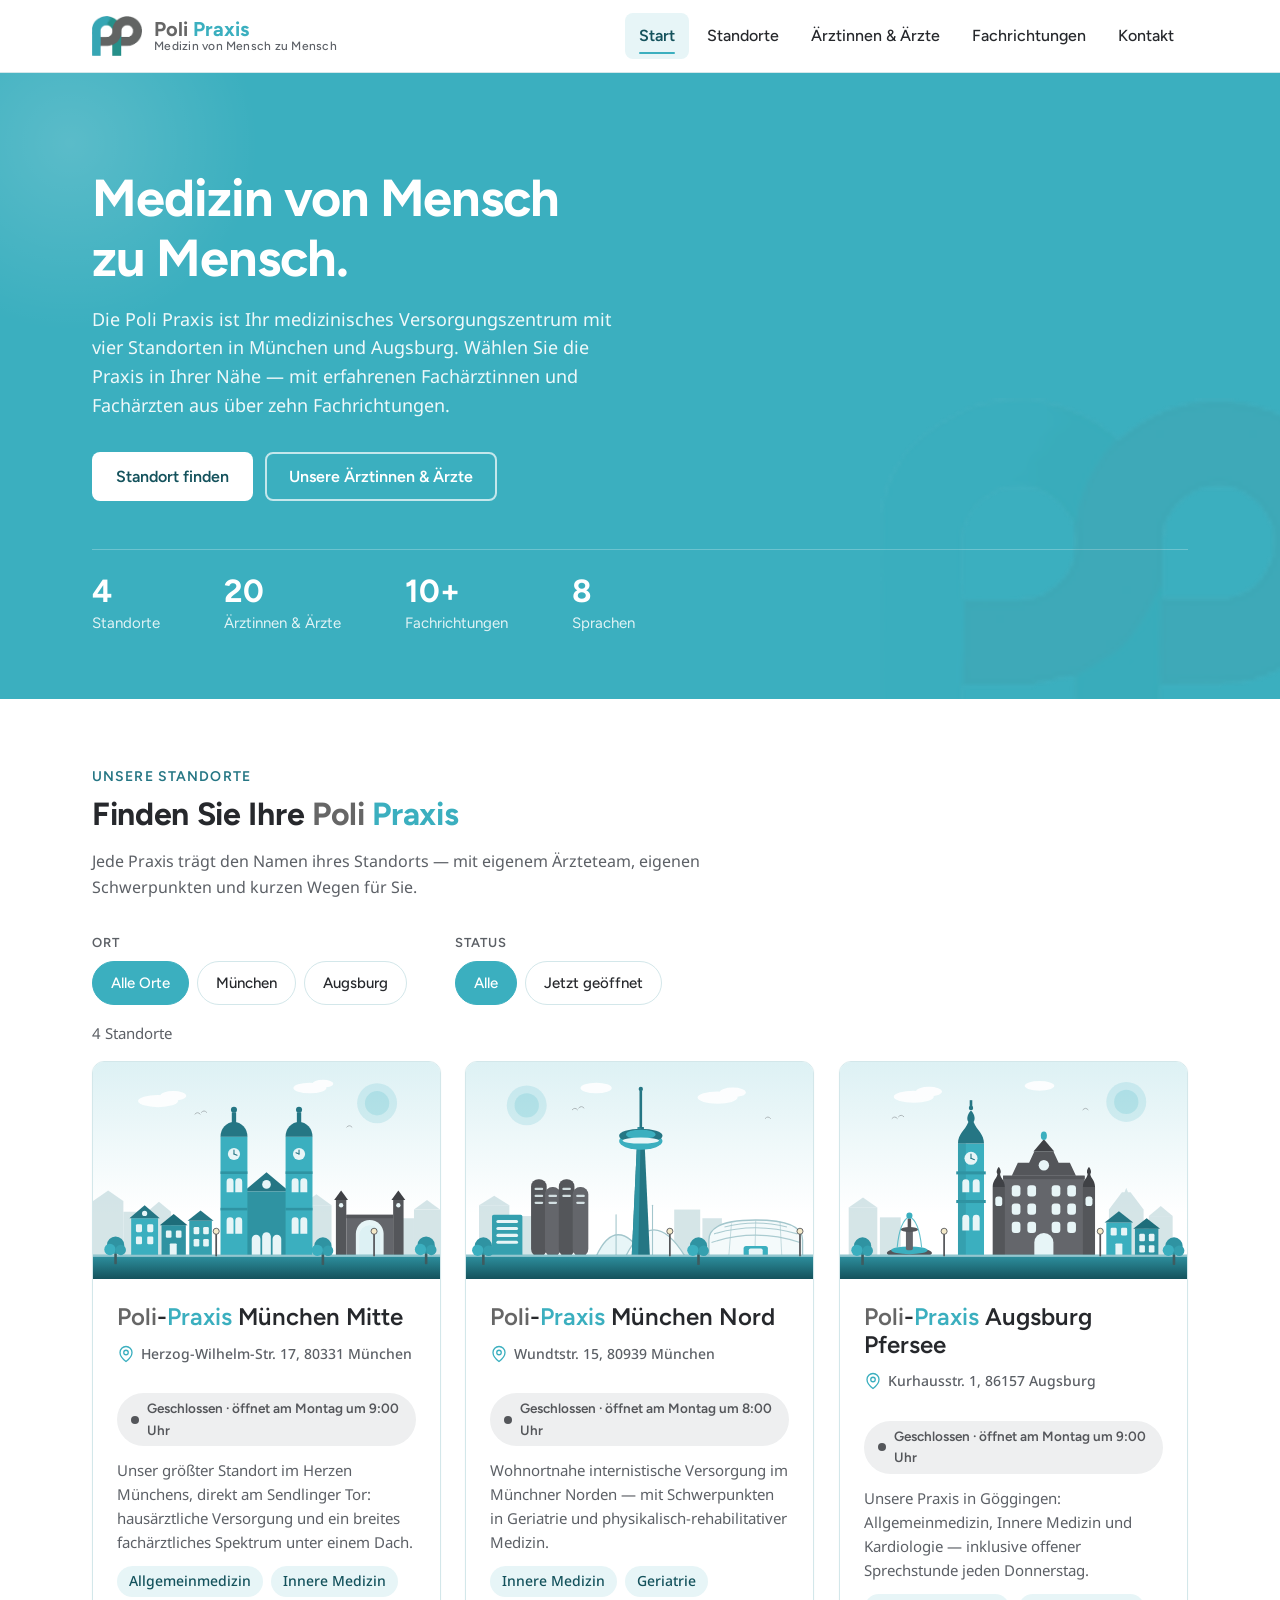
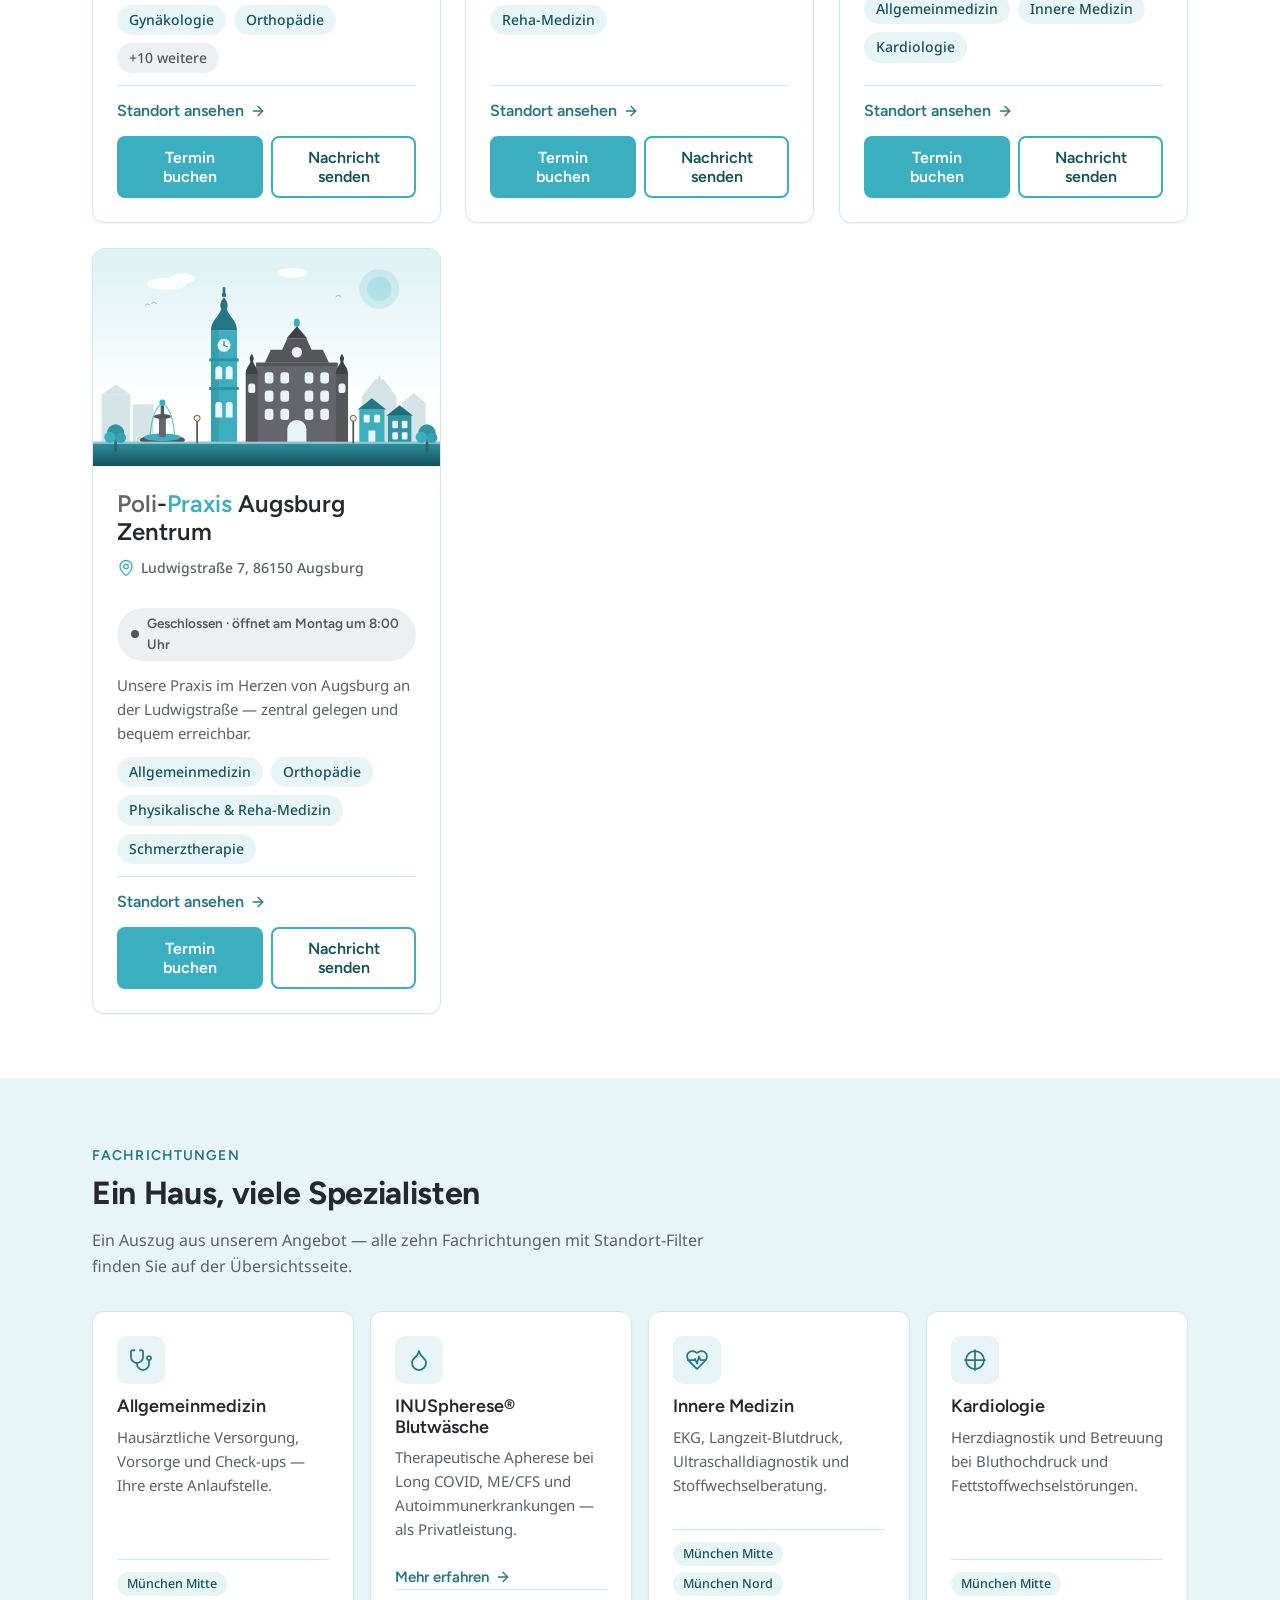
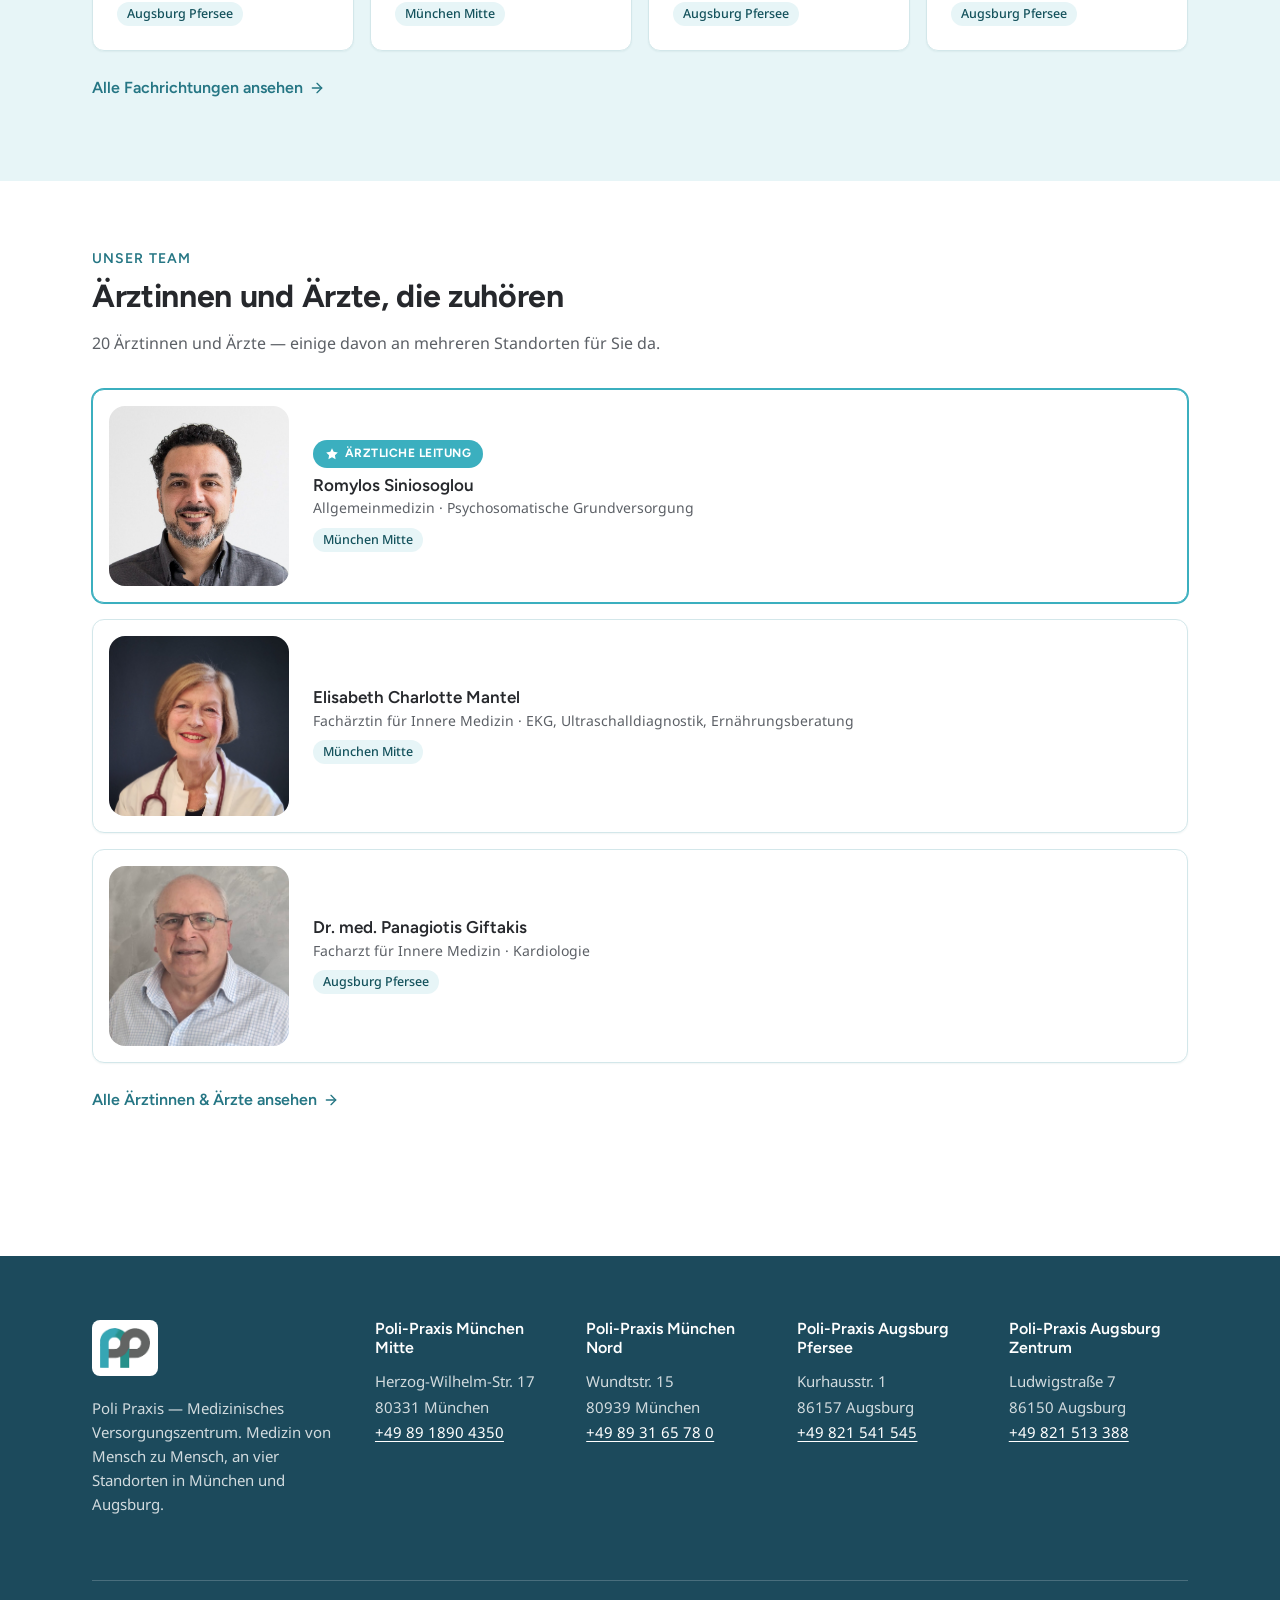
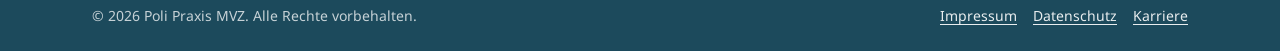
<file: index.html>
<!DOCTYPE html>
<html lang="de">
<head>
  <meta charset="UTF-8">
  <meta name="viewport" content="width=device-width, initial-scale=1">
  <title>Poli Praxis — Medizin von Mensch zu Mensch | Standorte München &amp; Augsburg</title>
  <meta name="description" content="Die Poli-Praxis-Standorte auf einen Blick: Poli-Praxis München Mitte, Poli-Praxis München Nord und Poli-Praxis Augsburg Pfersee und Poli-Praxis Augsburg Zentrum. Finden Sie Ihre Praxis nach Standort — mit Ärzteteam und Fachrichtungen.">
  <link rel="icon" type="image/png" href="assets/img/logo.png">
  <link rel="stylesheet" href="assets/css/styles.css?v=5">
</head>
<body>
  <a class="skip-link" href="#main">Zum Inhalt springen</a>

  <header class="site-header">
    <div class="container site-header__inner">
      <a class="brand" href="index.html" aria-label="Poli Praxis — Startseite">
        <img src="assets/img/logo.png" alt="" width="53" height="40">
        <span class="brand__name"><span class="brand-poli">Poli</span> <span class="brand-praxis">Praxis</span><span class="brand__sub">Medizin von Mensch zu Mensch</span></span>
      </a>

      <nav id="main-nav" class="main-nav" aria-label="Hauptnavigation">
        <ul>
          <li><a href="index.html" aria-current="page">Start</a></li>
          <li><a href="standorte.html">Standorte</a></li>
          <li><a href="aerzte.html">Ärztinnen &amp; Ärzte</a></li>
          <li><a href="fachrichtungen.html">Fachrichtungen</a></li>
          <li><a href="index.html#kontakt" data-kontakt-trigger>Kontakt</a></li>
        </ul>
      </nav>


      <button class="nav-toggle" type="button" aria-expanded="false" aria-controls="main-nav">
        <svg width="24" height="24" viewBox="0 0 24 24" fill="none" stroke="currentColor" stroke-width="1.75" stroke-linecap="round" aria-hidden="true">
          <line x1="4" y1="6" x2="20" y2="6"/><line x1="4" y1="12" x2="20" y2="12"/><line x1="4" y1="18" x2="20" y2="18"/>
        </svg>
        <span class="visually-hidden">Menü öffnen</span>
      </button>
    </div>
  </header>

  <main id="main">

    <!-- ================= HERO ================= -->
    <section class="hero">
      <div class="container">
        <h1>Medizin von Mensch zu Mensch.</h1>
        <p class="lead">Die Poli Praxis ist Ihr medizinisches Versorgungszentrum mit vier Standorten in München und Augsburg. Wählen Sie die Praxis in Ihrer Nähe — mit erfahrenen Fachärztinnen und Fachärzten aus über zehn Fachrichtungen.</p>
        <div class="hero__actions">
          <a class="btn btn--primary" href="#standorte">Standort finden</a>
          <a class="btn btn--ghost-light" href="aerzte.html">Unsere Ärztinnen &amp; Ärzte</a>
        </div>
        <div class="hero__stats" role="list">
          <div class="hero__stat" role="listitem"><strong data-count="4">4</strong><span>Standorte</span></div>
          <div class="hero__stat" role="listitem"><strong data-count="20">20</strong><span>Ärztinnen &amp; Ärzte</span></div>
          <div class="hero__stat" role="listitem"><strong data-count="10" data-suffix="+">10+</strong><span>Fachrichtungen</span></div>
          <div class="hero__stat" role="listitem"><strong data-count="8">8</strong><span>Sprachen</span></div>
        </div>
      </div>
    </section>

    <!-- ================= STANDORTE ================= -->
    <section class="section" id="standorte">
      <div class="container">
        <div class="section-head">
          <span class="eyebrow">Unsere Standorte</span>
          <h2>Finden Sie Ihre <span class="brand-poli">Poli</span> <span class="brand-praxis">Praxis</span></h2>
          <p>Jede Praxis trägt den Namen ihres Standorts — mit eigenem Ärzteteam, eigenen Schwerpunkten und kurzen Wegen für Sie.</p>
        </div>

        <div class="office-filters">
          <div class="filter-group">
            <span class="filter-label" id="filter-label-ort">Ort</span>
            <div class="filter-bar" data-city-filter role="group" aria-labelledby="filter-label-ort">
              <button class="filter-btn" type="button" data-city="alle" aria-pressed="true">Alle Orte</button>
              <button class="filter-btn" type="button" data-city="muenchen" aria-pressed="false">München</button>
              <button class="filter-btn" type="button" data-city="augsburg" aria-pressed="false">Augsburg</button>
            </div>
          </div>
          <div class="filter-group">
            <span class="filter-label" id="filter-label-status">Status</span>
            <div class="filter-bar" data-status-filter role="group" aria-labelledby="filter-label-status">
              <button class="filter-btn" type="button" data-status="alle" aria-pressed="true">Alle</button>
              <button class="filter-btn" type="button" data-status="offen" aria-pressed="false">Jetzt geöffnet</button>
            </div>
          </div>
        </div>
        <p class="filter-count" data-office-count aria-live="polite"></p>

        <div class="office-grid">

          <!-- Poli-Praxis München Mitte -->
          <article class="office-card" data-office-card data-city="muenchen" data-slug="muenchen-mitte">
            <div class="office-card__media">
              <img src="assets/img/standort-mitte.svg" alt="Illustration: Frauenkirche und Sendlinger Tor in München Mitte" width="800" height="500" loading="lazy">
            </div>
            <div class="office-card__body">
              <h3><a href="standort-muenchen-mitte.html"><span class="brand-poli">Poli</span>-<span class="brand-praxis">Praxis</span> München&nbsp;Mitte</a></h3>
              <p class="office-card__location">
                <svg width="18" height="18" viewBox="0 0 24 24" fill="none" stroke="currentColor" stroke-width="1.75" stroke-linecap="round" stroke-linejoin="round" aria-hidden="true"><path d="M20 10c0 6-8 12-8 12s-8-6-8-12a8 8 0 0 1 16 0Z"/><circle cx="12" cy="10" r="3"/></svg>
                Herzog-Wilhelm-Str. 17, 80331 München
              </p>
              <span class="status-badge" data-open-status="muenchen-mitte" hidden></span>
              <p class="office-card__desc">Unser größter Standort im Herzen Münchens, direkt am Sendlinger Tor: hausärztliche Versorgung und ein breites fachärztliches Spektrum unter einem Dach.</p>
              <ul class="office-card__chips" aria-label="Schwerpunkte">
                <li class="chip">Allgemeinmedizin</li>
                <li class="chip">Innere Medizin</li>
                <li class="chip">Gynäkologie</li>
                <li class="chip">Orthopädie</li>
                <li class="chip chip--gray">+10 weitere</li>
              </ul>
              <div class="office-card__footer">
                <span class="text-link">Standort ansehen
                  <svg width="16" height="16" viewBox="0 0 24 24" fill="none" stroke="currentColor" stroke-width="2" stroke-linecap="round" stroke-linejoin="round" aria-hidden="true"><path d="M5 12h14"/><path d="m12 5 7 7-7 7"/></svg>
                </span>
                <div class="office-card__actions">
                  <a class="btn btn--primary" href="https://www.doctolib.de/medizinisches-versorgungszentrum-mvz/muenchen/poli-praxis-mvz-muenchen/booking/specialities?source=profile" target="_blank" rel="noopener">Termin<br>buchen</a>
                  <a class="btn btn--secondary" href="https://www.doctolib.de/medizinisches-versorgungszentrum-mvz/muenchen/poli-praxis-mvz-muenchen/patient-request/patient-authentication?messagingProfileId=eyJfcmFpbHMiOnsibWVzc2FnZSI6Ik1UZzBNRFV4TURRMyIsImV4cCI6bnVsbCwicHVyIjoicGF0aWVudF9tZXNzYWdpbmdfcHJvL3Byb2ZpbGUifX0--a993211ee102c6d4c3ad0135d64e944a4b7ed125b55474461150ffaa0d539a62&amp;category=message" target="_blank" rel="noopener">Nachricht<br>senden</a>
                </div>
              </div>
            </div>
          </article>

          <!-- Poli-Praxis München Nord -->
          <article class="office-card" data-office-card data-city="muenchen" data-slug="muenchen-nord">
            <div class="office-card__media">
              <img src="assets/img/standort-nord.svg" alt="Illustration: Olympiaturm und moderne Gebäude in München Nord" width="800" height="500" loading="lazy">
            </div>
            <div class="office-card__body">
              <h3><a href="standort-muenchen-nord.html"><span class="brand-poli">Poli</span>-<span class="brand-praxis">Praxis</span> München&nbsp;Nord</a></h3>
              <p class="office-card__location">
                <svg width="18" height="18" viewBox="0 0 24 24" fill="none" stroke="currentColor" stroke-width="1.75" stroke-linecap="round" stroke-linejoin="round" aria-hidden="true"><path d="M20 10c0 6-8 12-8 12s-8-6-8-12a8 8 0 0 1 16 0Z"/><circle cx="12" cy="10" r="3"/></svg>
                Wundtstr. 15, 80939 München
              </p>
              <span class="status-badge" data-open-status="muenchen-nord" hidden></span>
              <p class="office-card__desc">Wohnortnahe internistische Versorgung im Münchner Norden — mit Schwerpunkten in Geriatrie und physikalisch-rehabilitativer Medizin.</p>
              <ul class="office-card__chips" aria-label="Schwerpunkte">
                <li class="chip">Innere Medizin</li>
                <li class="chip">Geriatrie</li>
                <li class="chip">Reha-Medizin</li>
              </ul>
              <div class="office-card__footer">
                <span class="text-link">Standort ansehen
                  <svg width="16" height="16" viewBox="0 0 24 24" fill="none" stroke="currentColor" stroke-width="2" stroke-linecap="round" stroke-linejoin="round" aria-hidden="true"><path d="M5 12h14"/><path d="m12 5 7 7-7 7"/></svg>
                </span>
                <div class="office-card__actions">
                  <a class="btn btn--primary" href="https://www.doctolib.de" target="_blank" rel="noopener">Termin<br>buchen</a>
                  <a class="btn btn--secondary" href="#">Nachricht<br>senden</a>
                </div>
              </div>
            </div>
          </article>

          <!-- Poli-Praxis Augsburg -->
          <article class="office-card" data-office-card data-city="augsburg" data-slug="augsburg">
            <div class="office-card__media">
              <img src="assets/img/standort-augsburg.svg" alt="Illustration: Rathaus und Perlachturm in Augsburg" width="800" height="500" loading="lazy">
            </div>
            <div class="office-card__body">
              <h3><a href="standort-augsburg-pfersee.html"><span class="brand-poli">Poli</span>-<span class="brand-praxis">Praxis</span> Augsburg Pfersee</a></h3>
              <p class="office-card__location">
                <svg width="18" height="18" viewBox="0 0 24 24" fill="none" stroke="currentColor" stroke-width="1.75" stroke-linecap="round" stroke-linejoin="round" aria-hidden="true"><path d="M20 10c0 6-8 12-8 12s-8-6-8-12a8 8 0 0 1 16 0Z"/><circle cx="12" cy="10" r="3"/></svg>
                Kurhausstr. 1, 86157 Augsburg
              </p>
              <span class="status-badge" data-open-status="augsburg" hidden></span>
              <p class="office-card__desc">Unsere Praxis in Göggingen: Allgemeinmedizin, Innere Medizin und Kardiologie — inklusive offener Sprechstunde jeden Donnerstag.</p>
              <ul class="office-card__chips" aria-label="Schwerpunkte">
                <li class="chip">Allgemeinmedizin</li>
                <li class="chip">Innere Medizin</li>
                <li class="chip">Kardiologie</li>
              </ul>
              <div class="office-card__footer">
                <span class="text-link">Standort ansehen
                  <svg width="16" height="16" viewBox="0 0 24 24" fill="none" stroke="currentColor" stroke-width="2" stroke-linecap="round" stroke-linejoin="round" aria-hidden="true"><path d="M5 12h14"/><path d="m12 5 7 7-7 7"/></svg>
                </span>
                <div class="office-card__actions">
                  <a class="btn btn--primary" href="https://www.doctolib.de/medizinisches-versorgungszentrum-mvz/augsburg/poli-praxis-mvz-augsburg-augsburg/booking/specialities?source=profile" target="_blank" rel="noopener">Termin<br>buchen</a>
                  <a class="btn btn--secondary" href="https://www.doctolib.de/praxis/augsburg/poli-praxis-mvz-augsburg/patient-request/patient-authentication?messagingProfileId=eyJfcmFpbHMiOnsibWVzc2FnZSI6Ik1UZ3lPVEV3TXpReSIsImV4cCI6bnVsbCwicHVyIjoicGF0aWVudF9tZXNzYWdpbmdfcHJvL3Byb2ZpbGUifX0--6521f85fde4b1f743364b0e6f916bac147287a19af0dc5551dd709de862a710c&amp;category=message" target="_blank" rel="noopener">Nachricht<br>senden</a>
                </div>
              </div>
            </div>
          </article>

          <!-- Poli-Praxis Augsburg Zentrum -->
          <article class="office-card" data-office-card data-city="augsburg" data-slug="augsburg-zentrum">
            <div class="office-card__media">
              <img src="assets/img/standort-augsburg.svg" alt="Illustration: Rathaus und Perlachturm in Augsburg" width="800" height="500" loading="lazy">
            </div>
            <div class="office-card__body">
              <h3><a href="standort-augsburg-zentrum.html"><span class="brand-poli">Poli</span>-<span class="brand-praxis">Praxis</span> Augsburg Zentrum</a></h3>
              <p class="office-card__location">
                <svg width="18" height="18" viewBox="0 0 24 24" fill="none" stroke="currentColor" stroke-width="1.75" stroke-linecap="round" stroke-linejoin="round" aria-hidden="true"><path d="M20 10c0 6-8 12-8 12s-8-6-8-12a8 8 0 0 1 16 0Z"/><circle cx="12" cy="10" r="3"/></svg>
                Ludwigstraße 7, 86150 Augsburg
              </p>
              <span class="status-badge" data-open-status="augsburg-zentrum" hidden></span>
              <p class="office-card__desc">Unsere Praxis im Herzen von Augsburg an der Ludwigstraße — zentral gelegen und bequem erreichbar.</p>
              <ul class="office-card__chips" aria-label="Schwerpunkte">
                <li class="chip">Allgemeinmedizin</li>
                <li class="chip">Orthopädie</li>
                <li class="chip">Physikalische &amp; Reha-Medizin</li>
                <li class="chip">Schmerztherapie</li>
              </ul>
              <div class="office-card__footer">
                <span class="text-link">Standort ansehen
                  <svg width="16" height="16" viewBox="0 0 24 24" fill="none" stroke="currentColor" stroke-width="2" stroke-linecap="round" stroke-linejoin="round" aria-hidden="true"><path d="M5 12h14"/><path d="m12 5 7 7-7 7"/></svg>
                </span>
                <div class="office-card__actions">
                  <a class="btn btn--primary" href="https://www.doctolib.de/medizinisches-versorgungszentrum-mvz/augsburg/poli-praxis-mvz-augsburg-augsburg/booking/specialities?pid=practice-878593&amp;source=profile" target="_blank" rel="noopener">Termin<br>buchen</a>
                  <a class="btn btn--secondary" href="#">Nachricht<br>senden</a>
                </div>
              </div>
            </div>
          </article>

        </div>
      </div>
    </section>

    <!-- ================= FACHRICHTUNGEN ================= -->
    <section class="section section--tint" id="fachrichtungen">
      <div class="container">
        <div class="section-head">
          <span class="eyebrow">Fachrichtungen</span>
          <h2>Ein Haus, viele Spezialisten</h2>
          <p>Ein Auszug aus unserem Angebot — alle zehn Fachrichtungen mit Standort-Filter finden Sie auf der Übersichtsseite.</p>
        </div>

        <div class="feature-grid">
          <div class="feature-card">
            <span class="feature-card__icon" aria-hidden="true">
              <svg width="24" height="24" viewBox="0 0 24 24" fill="none" stroke="currentColor" stroke-width="1.75" stroke-linecap="round" stroke-linejoin="round"><path d="M4.8 2.3A.3.3 0 1 0 5 2H4a2 2 0 0 0-2 2v5a6 6 0 0 0 6 6a6 6 0 0 0 6-6V4a2 2 0 0 0-2-2h-1a.2.2 0 1 0 .3.3"/><path d="M8 15v1a6 6 0 0 0 6 6a6 6 0 0 0 6-6v-4"/><circle cx="20" cy="10" r="2"/></svg>
            </span>
            <h3>Allgemeinmedizin</h3>
            <p>Hausärztliche Versorgung, Vorsorge und Check-ups — Ihre erste Anlaufstelle.</p>
            <div class="feature-card__tags" aria-label="Verfügbar an folgenden Standorten"><a class="chip" href="standort-muenchen-mitte.html">München Mitte</a><a class="chip" href="standort-augsburg-pfersee.html">Augsburg Pfersee</a></div>
          </div>
          <div class="feature-card">
            <span class="feature-card__icon" aria-hidden="true">
              <svg width="24" height="24" viewBox="0 0 24 24" fill="none" stroke="currentColor" stroke-width="1.75" stroke-linecap="round" stroke-linejoin="round"><path d="M12 22a7 7 0 0 0 7-7c0-2-1-3.9-3-5.5s-3.5-4-4-6.5c-.5 2.5-2 4.9-4 6.5C6 11.1 5 13 5 15a7 7 0 0 0 7 7Z"/></svg>
            </span>
            <h3><a href="inuspherese.html">INUSpherese® Blutwäsche</a></h3>
            <p>Therapeutische Apherese bei Long COVID, ME/CFS und Autoimmunerkrankungen — als Privatleistung.</p>
            <span class="text-link" style="font-size: 15px; margin-top: var(--sp-3);">Mehr erfahren
              <svg width="16" height="16" viewBox="0 0 24 24" fill="none" stroke="currentColor" stroke-width="2" stroke-linecap="round" stroke-linejoin="round" aria-hidden="true"><path d="M5 12h14"/><path d="m12 5 7 7-7 7"/></svg>
            </span>
            <div class="feature-card__tags" aria-label="Verfügbar an folgenden Standorten"><a class="chip" href="standort-muenchen-mitte.html">München Mitte</a></div>
          </div>
          <div class="feature-card">
            <span class="feature-card__icon" aria-hidden="true">
              <svg width="24" height="24" viewBox="0 0 24 24" fill="none" stroke="currentColor" stroke-width="1.75" stroke-linecap="round" stroke-linejoin="round"><path d="M19 14c1.49-1.46 3-3.21 3-5.5A5.5 5.5 0 0 0 16.5 3c-1.76 0-3 .5-4.5 2-1.5-1.5-2.74-2-4.5-2A5.5 5.5 0 0 0 2 8.5c0 2.3 1.5 4.05 3 5.5l7 7Z"/><path d="M3.22 12H9.5l.5-1 2 4.5 2-7 1.5 3.5h5.27"/></svg>
            </span>
            <h3>Innere Medizin</h3>
            <p>EKG, Langzeit-Blutdruck, Ultraschalldiagnostik und Stoffwechselberatung.</p>
            <div class="feature-card__tags" aria-label="Verfügbar an folgenden Standorten"><a class="chip" href="standort-muenchen-mitte.html">München Mitte</a><a class="chip" href="standort-muenchen-nord.html">München Nord</a><a class="chip" href="standort-augsburg-pfersee.html">Augsburg Pfersee</a></div>
          </div>
          <div class="feature-card">
            <span class="feature-card__icon" aria-hidden="true">
              <svg width="24" height="24" viewBox="0 0 24 24" fill="none" stroke="currentColor" stroke-width="1.75" stroke-linecap="round" stroke-linejoin="round"><path d="M12 2v20"/><path d="M2 12h20"/><circle cx="12" cy="12" r="9"/></svg>
            </span>
            <h3>Kardiologie</h3>
            <p>Herzdiagnostik und Betreuung bei Bluthochdruck und Fettstoffwechselstörungen.</p>
            <div class="feature-card__tags" aria-label="Verfügbar an folgenden Standorten"><a class="chip" href="standort-muenchen-mitte.html">München Mitte</a><a class="chip" href="standort-augsburg-pfersee.html">Augsburg Pfersee</a></div>
          </div>
        </div>

        <p style="margin-top: var(--sp-5);">
          <a class="text-link" href="fachrichtungen.html">Alle Fachrichtungen ansehen
            <svg width="16" height="16" viewBox="0 0 24 24" fill="none" stroke="currentColor" stroke-width="2" stroke-linecap="round" stroke-linejoin="round" aria-hidden="true"><path d="M5 12h14"/><path d="m12 5 7 7-7 7"/></svg>
          </a>
        </p>
      </div>
    </section>

    <!-- ================= ÄRZTE-TEASER ================= -->
    <section class="section">
      <div class="container">
        <div class="section-head">
          <span class="eyebrow">Unser Team</span>
          <h2>Ärztinnen und Ärzte, die zuhören</h2>
          <p>20 Ärztinnen und Ärzte — einige davon an mehreren Standorten für Sie da.</p>
        </div>

        <div class="doctor-grid">
          <article class="doctor-card doctor-card--lead">
            <img class="avatar avatar--photo" src="assets/doc_img/Romylos2.jpg" alt="" width="180" height="180" loading="lazy">
            <div class="doctor-card__body">
              <span class="role-badge"><svg width="14" height="14" viewBox="0 0 24 24" fill="currentColor" aria-hidden="true"><path d="M12 2l2.9 6.26L22 9.27l-5 4.87 1.18 6.88L12 17.77l-6.18 3.25L7 14.14l-5-4.87 7.1-1.01L12 2z"/></svg>Ärztliche Leitung</span>
              <h3>Romylos Siniosoglou</h3>
              <p class="doctor-card__specialty">Allgemeinmedizin · Psychosomatische Grundversorgung</p>
              <div class="doctor-card__tags">
                <a class="chip" href="standort-muenchen-mitte.html">München Mitte</a>
              </div>
            </div>
          </article>
          <article class="doctor-card">
            <img class="avatar avatar--photo" src="assets/doc_img/Mantel.jpg" alt="" width="180" height="180" loading="lazy">
            <div class="doctor-card__body">
              <h3>Elisabeth Charlotte Mantel</h3>
              <p class="doctor-card__specialty">Fachärztin für Innere Medizin · EKG, Ultraschalldiagnostik, Ernährungsberatung</p>
              <div class="doctor-card__tags">
                <a class="chip" href="standort-muenchen-mitte.html">München Mitte</a>
              </div>
            </div>
          </article>
          <article class="doctor-card">
            <img class="avatar avatar--photo" src="assets/doc_img/giftakis.jpeg" alt="" width="180" height="180" loading="lazy">
            <div class="doctor-card__body">
              <h3>Dr. med. Panagiotis Giftakis</h3>
              <p class="doctor-card__specialty">Facharzt für Innere Medizin · Kardiologie</p>
              <div class="doctor-card__tags">
                <a class="chip" href="standort-augsburg-pfersee.html">Augsburg Pfersee</a>
              </div>
            </div>
          </article>
        </div>

        <p style="margin-top: var(--sp-5);">
          <a class="text-link" href="aerzte.html">Alle Ärztinnen &amp; Ärzte ansehen
            <svg width="16" height="16" viewBox="0 0 24 24" fill="none" stroke="currentColor" stroke-width="2" stroke-linecap="round" stroke-linejoin="round" aria-hidden="true"><path d="M5 12h14"/><path d="m12 5 7 7-7 7"/></svg>
          </a>
        </p>
      </div>
    </section>

  </main>

  <!-- ================= FOOTER ================= -->
  <footer class="site-footer" id="kontakt">
    <div class="container">
      <div class="footer-grid">
        <div class="footer-brand">
          <a href="index.html" class="footer-logo-link" aria-label="Zur Startseite"><img src="assets/img/logo.png" alt="Poli Praxis Logo" width="59" height="44"></a>
          <p>Poli Praxis — Medizinisches Versorgungszentrum. Medizin von Mensch zu Mensch, an vier Standorten in München und Augsburg.</p>
        </div>
        <div class="footer-office">
          <h3>Poli-Praxis München Mitte</h3>
          <address>Herzog-Wilhelm-Str. 17<br>80331 München</address>
          <a href="tel:+498918904350">+49 89 1890 4350</a>
        </div>
        <div class="footer-office">
          <h3>Poli-Praxis München Nord</h3>
          <address>Wundtstr. 15<br>80939 München</address>
          <a href="tel:+49893165780">+49 89 31 65 78 0</a>
        </div>
        <div class="footer-office">
          <h3>Poli-Praxis Augsburg Pfersee</h3>
          <address>Kurhausstr. 1<br>86157 Augsburg</address>
          <a href="tel:+49821541545">+49 821 541 545</a>
        </div>
        <div class="footer-office">
          <h3>Poli-Praxis Augsburg Zentrum</h3>
          <address>Ludwigstraße 7<br>86150 Augsburg</address>
          <a href="tel:+49821513388">+49 821 513 388</a>
        </div>
      </div>
      <div class="footer-bottom">
        <p class="mb-0">© 2026 Poli Praxis MVZ. Alle Rechte vorbehalten.</p>
        <ul>
          <li><a href="impressum.html">Impressum</a></li>
          <li><a href="datenschutz.html">Datenschutz</a></li>
          <li><a href="#">Karriere</a></li>
        </ul>
      </div>
    </div>
  </footer>

  <script src="assets/js/main.js?v=5"></script>
</body>
</html>
</file>
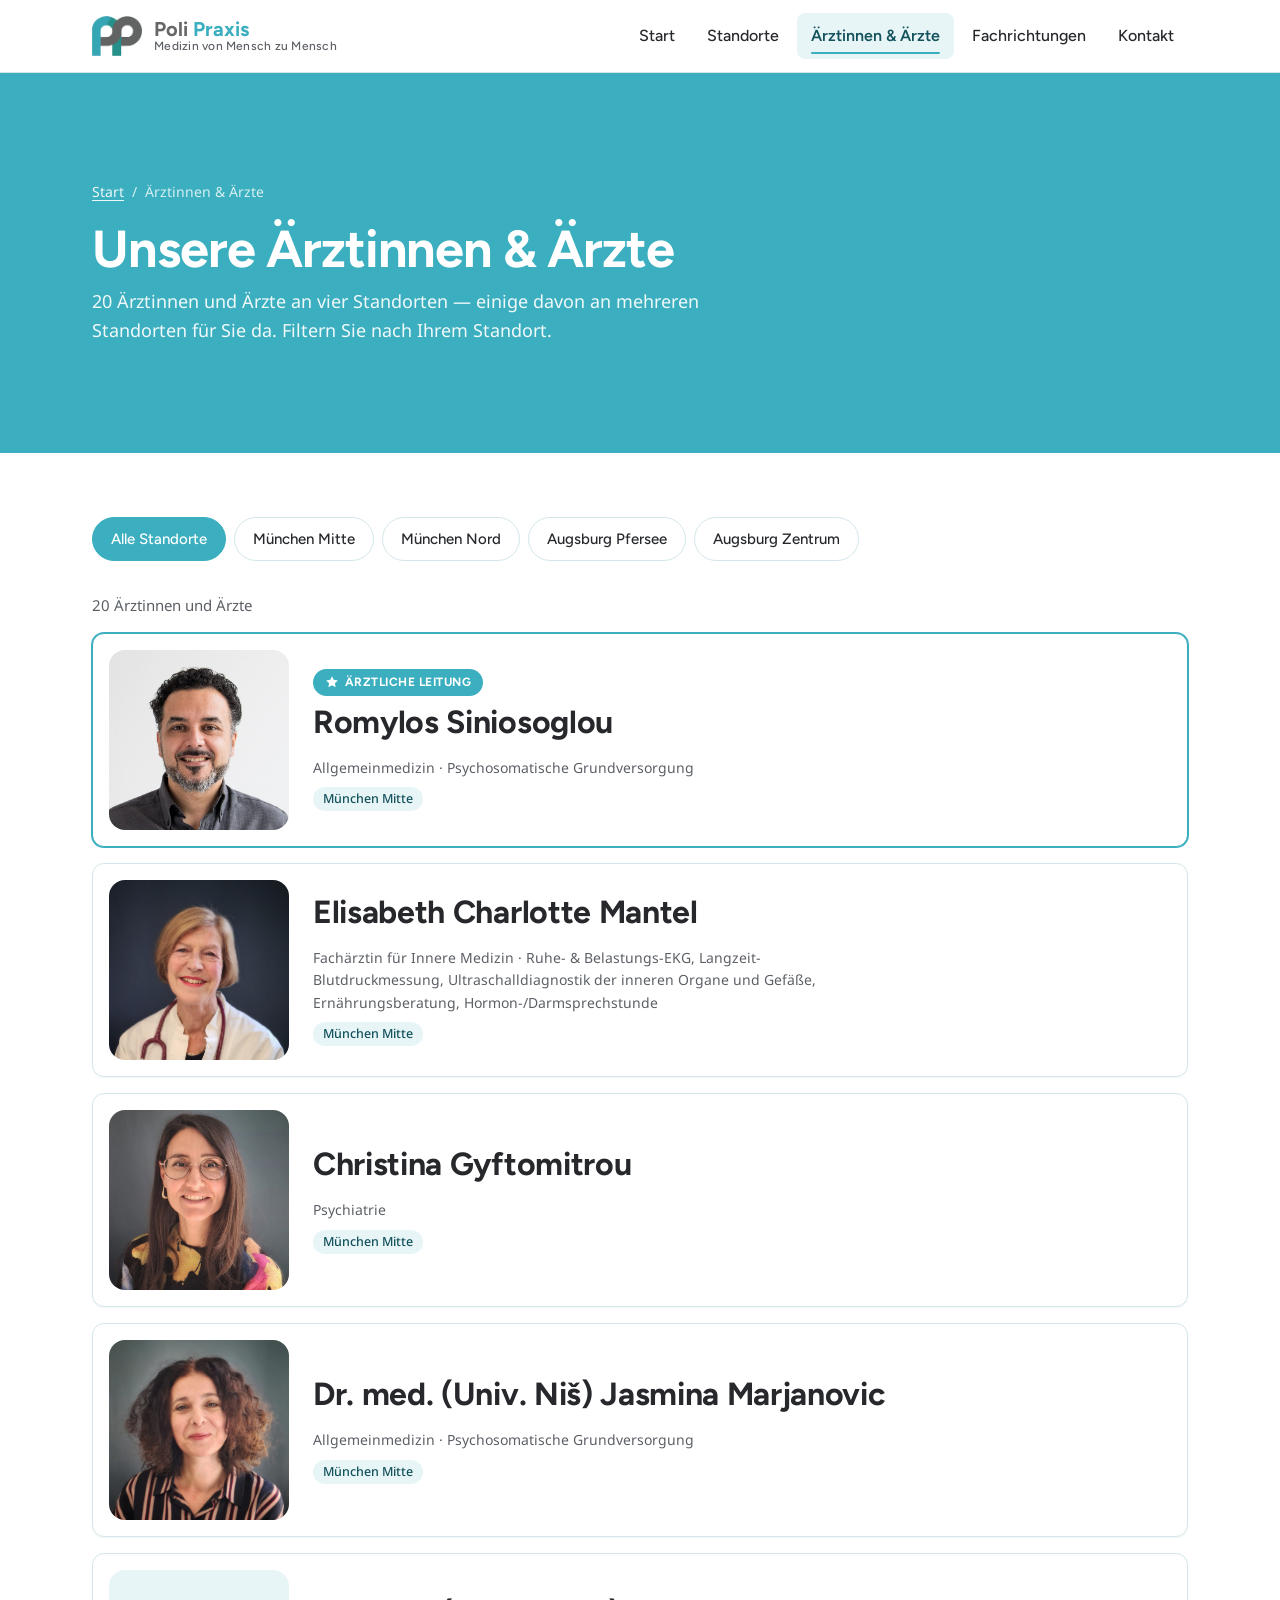
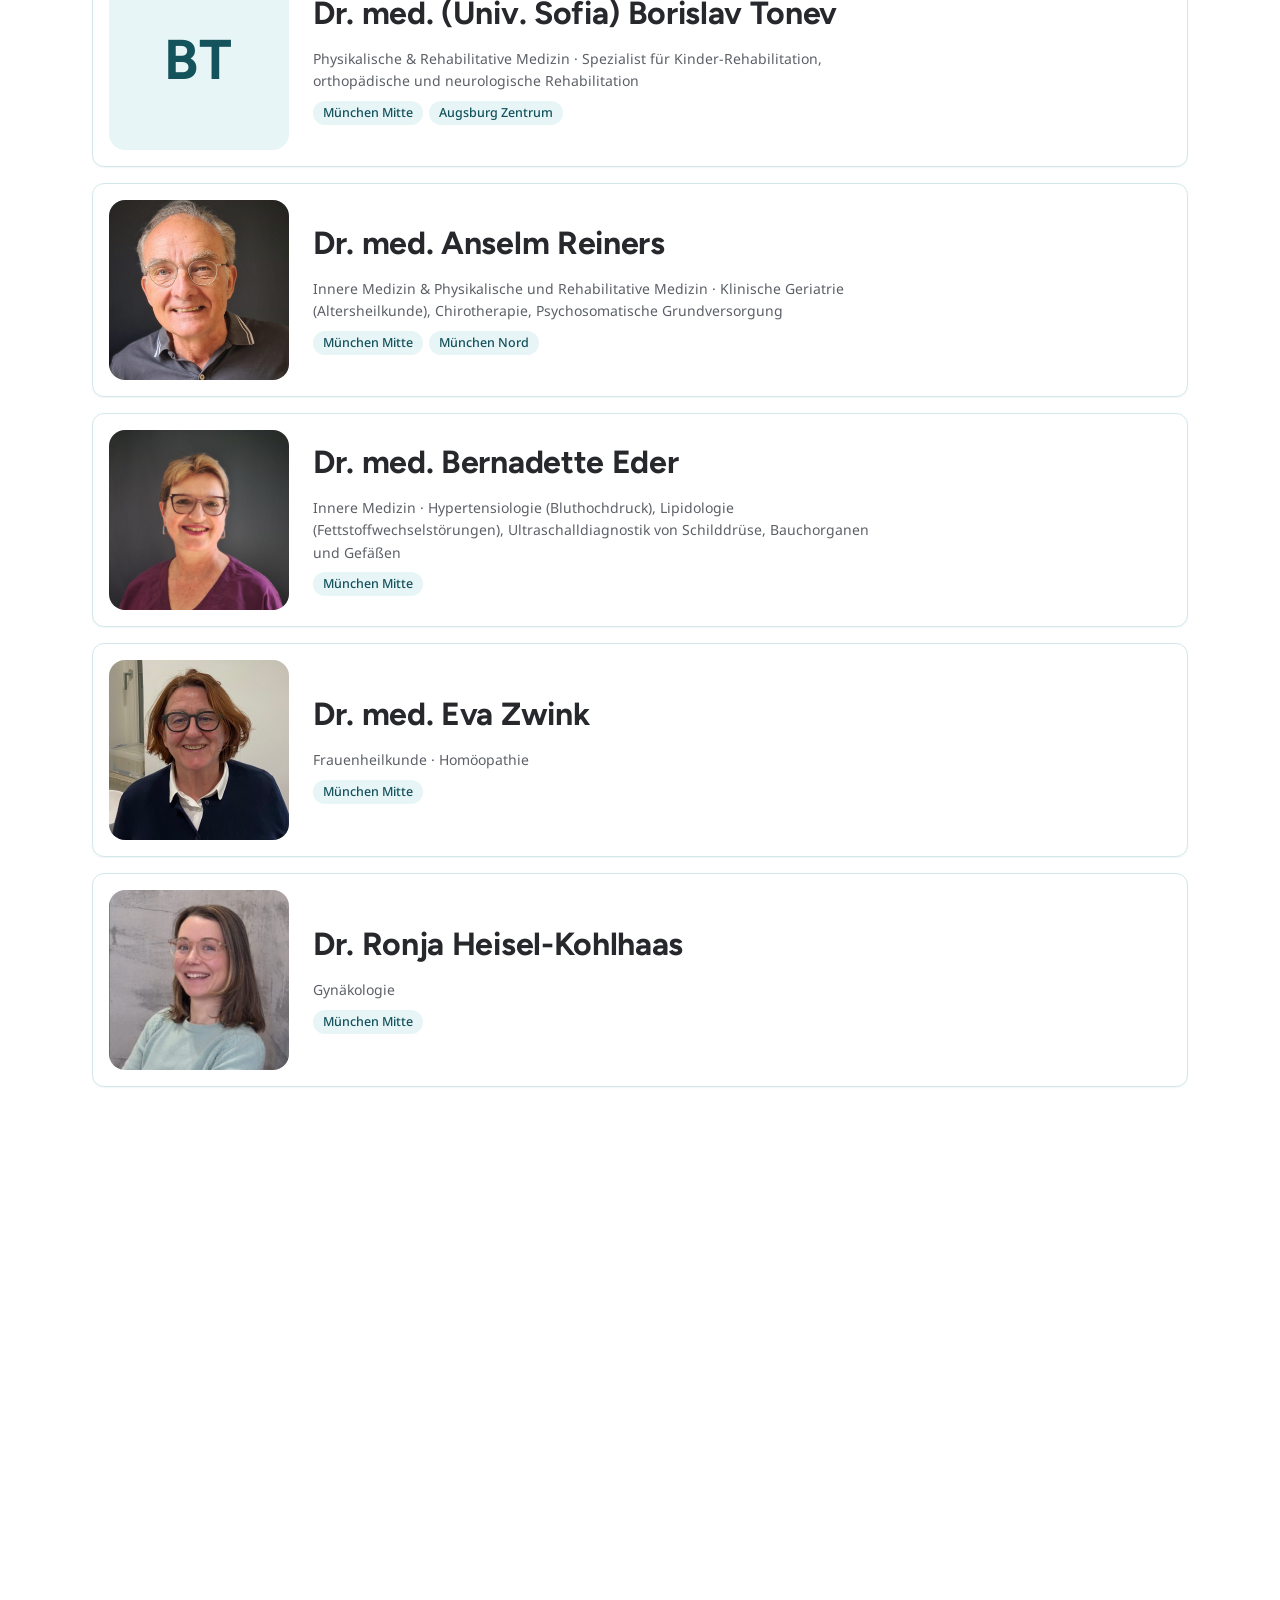
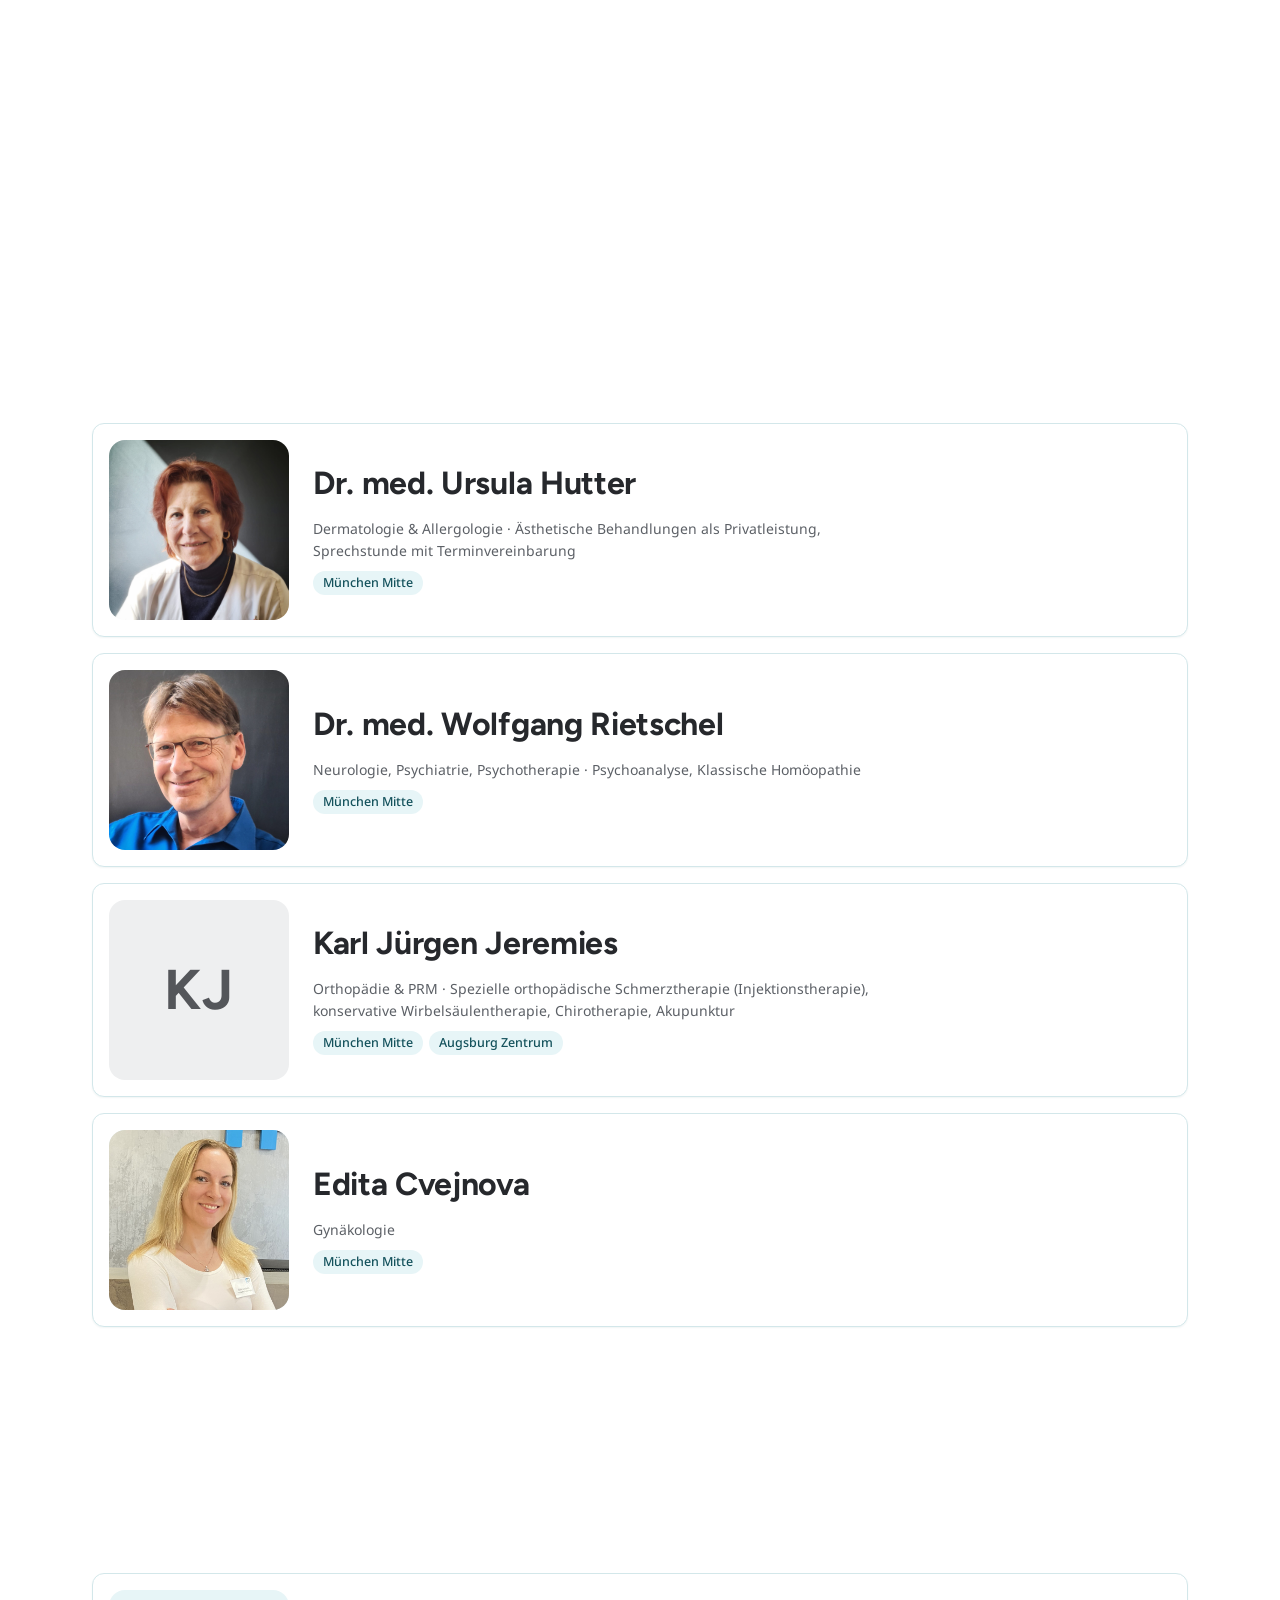
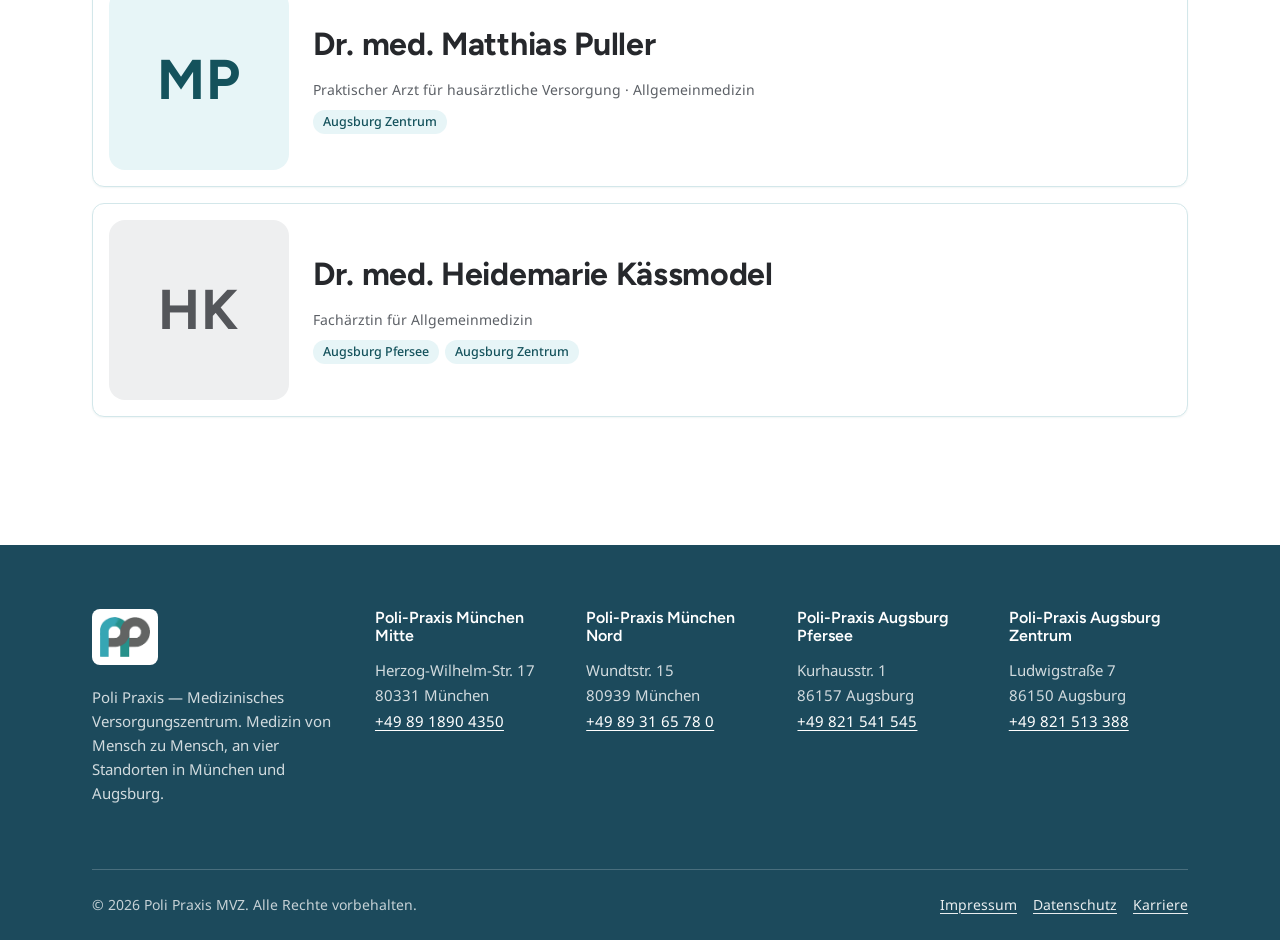
<file: aerzte.html>
<!DOCTYPE html>
<html lang="de">
<head>
  <meta charset="UTF-8">
  <meta name="viewport" content="width=device-width, initial-scale=1">
  <title>Ärztinnen &amp; Ärzte — alle Standorte | Poli Praxis</title>
  <meta name="description" content="Alle Ärztinnen und Ärzte der Poli Praxis auf einen Blick — filterbar nach Standort: München Mitte, München Nord und Augsburg.">
  <link rel="icon" type="image/png" href="assets/img/logo.png">
  <link rel="stylesheet" href="assets/css/styles.css?v=5">
</head>
<body>
  <a class="skip-link" href="#main">Zum Inhalt springen</a>

  <header class="site-header">
    <div class="container site-header__inner">
      <a class="brand" href="index.html" aria-label="Poli Praxis — Startseite">
        <img src="assets/img/logo.png" alt="" width="53" height="40">
        <span class="brand__name"><span class="brand-poli">Poli</span> <span class="brand-praxis">Praxis</span><span class="brand__sub">Medizin von Mensch zu Mensch</span></span>
      </a>
      <nav id="main-nav" class="main-nav" aria-label="Hauptnavigation">
        <ul>
          <li><a href="index.html">Start</a></li>
          <li><a href="standorte.html">Standorte</a></li>
          <li><a href="aerzte.html" aria-current="page">Ärztinnen &amp; Ärzte</a></li>
          <li><a href="fachrichtungen.html">Fachrichtungen</a></li>
          <li><a href="index.html#kontakt" data-kontakt-trigger>Kontakt</a></li>
        </ul>
      </nav>
      <button class="nav-toggle" type="button" aria-expanded="false" aria-controls="main-nav">
        <svg width="24" height="24" viewBox="0 0 24 24" fill="none" stroke="currentColor" stroke-width="1.75" stroke-linecap="round" aria-hidden="true"><line x1="4" y1="6" x2="20" y2="6"/><line x1="4" y1="12" x2="20" y2="12"/><line x1="4" y1="18" x2="20" y2="18"/></svg>
        <span class="visually-hidden">Menü öffnen</span>
      </button>
    </div>
  </header>

  <main id="main">

    <section class="page-hero">
      <div class="container">
        <nav class="breadcrumb" aria-label="Brotkrumen">
          <a href="index.html">Start</a> <span aria-hidden="true">/</span>
          <span aria-current="page">Ärztinnen &amp; Ärzte</span>
        </nav>
        <h1>Unsere Ärztinnen &amp; Ärzte</h1>
        <p class="lead">20 Ärztinnen und Ärzte an vier Standorten — einige davon an mehreren Standorten für Sie da. Filtern Sie nach Ihrem Standort.</p>
      </div>
    </section>

    <section class="section">
      <div class="container">

        <div class="filter-bar" data-filter-bar role="group" aria-label="Nach Standort filtern">
          <button class="filter-btn" type="button" data-office="alle" aria-pressed="true">Alle Standorte</button>
          <button class="filter-btn" type="button" data-office="muenchen-mitte" aria-pressed="false">München Mitte</button>
          <button class="filter-btn" type="button" data-office="muenchen-nord" aria-pressed="false">München Nord</button>
          <button class="filter-btn" type="button" data-office="augsburg" aria-pressed="false">Augsburg Pfersee</button>
          <button class="filter-btn" type="button" data-office="augsburg-zentrum" aria-pressed="false">Augsburg Zentrum</button>
        </div>

        <p class="filter-count" data-filter-count data-singular="Ärztin/Arzt" data-plural="Ärztinnen und Ärzte" aria-live="polite">20 Ärztinnen und Ärzte</p>

        <div class="doctor-grid">
          <article class="doctor-card doctor-card--lead" data-offices="muenchen-mitte">
            <img class="avatar avatar--photo" src="assets/doc_img/Romylos2.jpg" alt="" width="180" height="180" loading="lazy">
            <div class="doctor-card__body">
              <span class="role-badge"><svg width="14" height="14" viewBox="0 0 24 24" fill="currentColor" aria-hidden="true"><path d="M12 2l2.9 6.26L22 9.27l-5 4.87 1.18 6.88L12 17.77l-6.18 3.25L7 14.14l-5-4.87 7.1-1.01L12 2z"/></svg>Ärztliche Leitung</span>
              <h2>Romylos Siniosoglou</h2>
              <p class="doctor-card__specialty">Allgemeinmedizin · Psychosomatische Grundversorgung</p>
              <div class="doctor-card__tags"><a class="chip" href="standort-muenchen-mitte.html">München Mitte</a></div>
            </div>
          </article>
          <article class="doctor-card" data-offices="muenchen-mitte">
            <img class="avatar avatar--photo" src="assets/doc_img/Mantel.jpg" alt="" width="180" height="180" loading="lazy">
            <div class="doctor-card__body">
              <h2>Elisabeth Charlotte Mantel</h2>
              <p class="doctor-card__specialty">Fachärztin für Innere Medizin · Ruhe- &amp; Belastungs-EKG, Langzeit-Blutdruckmessung, Ultraschalldiagnostik der inneren Organe und Gefäße, Ernährungsberatung, Hormon-/Darmsprechstunde</p>
              <div class="doctor-card__tags"><a class="chip" href="standort-muenchen-mitte.html">München Mitte</a></div>
            </div>
          </article>
          <article class="doctor-card" data-offices="muenchen-mitte">
            <img class="avatar avatar--photo" src="assets/doc_img/Gyftomitrou.jpg" alt="" width="180" height="180" loading="lazy">
            <div class="doctor-card__body">
              <h2>Christina Gyftomitrou</h2>
              <p class="doctor-card__specialty">Psychiatrie</p>
              <div class="doctor-card__tags"><a class="chip" href="standort-muenchen-mitte.html">München Mitte</a></div>
            </div>
          </article>
          <article class="doctor-card" data-offices="muenchen-mitte">
            <img class="avatar avatar--photo" src="assets/doc_img/Marjanovic.jpg" alt="" width="180" height="180" loading="lazy">
            <div class="doctor-card__body">
              <h2>Dr. med. (Univ. Niš) Jasmina Marjanovic</h2>
              <p class="doctor-card__specialty">Allgemeinmedizin · Psychosomatische Grundversorgung</p>
              <div class="doctor-card__tags"><a class="chip" href="standort-muenchen-mitte.html">München Mitte</a></div>
            </div>
          </article>
          <article class="doctor-card" data-offices="muenchen-mitte augsburg-zentrum">
            <span class="avatar" aria-hidden="true">BT</span>
            <div class="doctor-card__body">
              <h2>Dr. med. (Univ. Sofia) Borislav Tonev</h2>
              <p class="doctor-card__specialty">Physikalische &amp; Rehabilitative Medizin · Spezialist für Kinder-Rehabilitation, orthopädische und neurologische Rehabilitation</p>
              <div class="doctor-card__tags"><a class="chip" href="standort-muenchen-mitte.html">München Mitte</a><a class="chip" href="standort-augsburg-zentrum.html">Augsburg Zentrum</a></div>
            </div>
          </article>
          <article class="doctor-card" data-offices="muenchen-mitte muenchen-nord">
            <img class="avatar avatar--photo" src="assets/doc_img/reiners.jpg" alt="" width="180" height="180" loading="lazy">
            <div class="doctor-card__body">
              <h2>Dr. med. Anselm Reiners</h2>
              <p class="doctor-card__specialty">Innere Medizin &amp; Physikalische und Rehabilitative Medizin · Klinische Geriatrie (Altersheilkunde), Chirotherapie, Psychosomatische Grundversorgung</p>
              <div class="doctor-card__tags"><a class="chip" href="standort-muenchen-mitte.html">München Mitte</a><a class="chip" href="standort-muenchen-nord.html">München Nord</a></div>
            </div>
          </article>
          <article class="doctor-card" data-offices="muenchen-mitte">
            <img class="avatar avatar--photo" src="assets/doc_img/Bernadette.jpg" alt="" width="180" height="180" loading="lazy">
            <div class="doctor-card__body">
              <h2>Dr. med. Bernadette Eder</h2>
              <p class="doctor-card__specialty">Innere Medizin · Hypertensiologie (Bluthochdruck), Lipidologie (Fettstoffwechselstörungen), Ultraschalldiagnostik von Schilddrüse, Bauchorganen und Gefäßen</p>
              <div class="doctor-card__tags"><a class="chip" href="standort-muenchen-mitte.html">München Mitte</a></div>
            </div>
          </article>
          <article class="doctor-card" data-offices="muenchen-mitte">
            <img class="avatar avatar--photo" src="assets/doc_img/Zwing.jpeg" alt="" style="object-position: center 20%;" width="180" height="180" loading="lazy">
            <div class="doctor-card__body">
              <h2>Dr. med. Eva Zwink</h2>
              <p class="doctor-card__specialty">Frauenheilkunde · Homöopathie</p>
              <div class="doctor-card__tags"><a class="chip" href="standort-muenchen-mitte.html">München Mitte</a></div>
            </div>
          </article>
          <article class="doctor-card" data-offices="muenchen-mitte">
            <img class="avatar avatar--photo" src="assets/doc_img/Ronja.jpg" alt="" width="180" height="180" loading="lazy">
            <div class="doctor-card__body">
              <h2>Dr. Ronja Heisel-Kohlhaas</h2>
              <p class="doctor-card__specialty">Gynäkologie</p>
              <div class="doctor-card__tags"><a class="chip" href="standort-muenchen-mitte.html">München Mitte</a></div>
            </div>
          </article>
          <article class="doctor-card" data-offices="muenchen-mitte">
            <img class="avatar avatar--photo" src="assets/doc_img/Kornwachs.jpg" alt="" width="180" height="180" loading="lazy">
            <div class="doctor-card__body">
              <h2>Dr. med. Josef Kornwachs</h2>
              <p class="doctor-card__specialty">Physikalische &amp; Rehabilitative Medizin (PRM) · Chirotherapie, Akupunktur, Osteopathie, Therapie nach Yamasaki</p>
              <div class="doctor-card__tags"><a class="chip" href="standort-muenchen-mitte.html">München Mitte</a></div>
            </div>
          </article>
          <article class="doctor-card" data-offices="muenchen-nord">
            <span class="avatar" aria-hidden="true">OG</span>
            <div class="doctor-card__body">
              <h2>Dr. med. Ottmar Galla-Brosch</h2>
              <p class="doctor-card__specialty">Innere Medizin · Ultraschalldiagnostik von Schilddrüse, Bauchorganen und Gefäßen</p>
              <div class="doctor-card__tags"><a class="chip" href="standort-muenchen-nord.html">München Nord</a></div>
            </div>
          </article>
          <article class="doctor-card" data-offices="augsburg">
            <img class="avatar avatar--photo" src="assets/doc_img/giftakis.jpeg" alt="" width="180" height="180" loading="lazy">
            <div class="doctor-card__body">
              <h2>Dr. med. Panagiotis Giftakis</h2>
              <p class="doctor-card__specialty">Innere Medizin · Kardiologie</p>
              <div class="doctor-card__tags"><a class="chip" href="standort-augsburg-pfersee.html">Augsburg Pfersee</a></div>
            </div>
          </article>
          <article class="doctor-card" data-offices="muenchen-mitte muenchen-nord">
            <img class="avatar avatar--photo" src="assets/doc_img/Simon.jpg" alt="" width="180" height="180" loading="lazy">
            <div class="doctor-card__body">
              <h2>Dr. med. Simon Keyssner</h2>
              <p class="doctor-card__specialty">Physikalisch-Rehabilitative Medizin · Therapie nach Feldenkrais, Psychosomatische Grundversorgung</p>
              <div class="doctor-card__tags"><a class="chip" href="standort-muenchen-mitte.html">München Mitte</a><a class="chip" href="standort-muenchen-nord.html">München Nord</a></div>
            </div>
          </article>
          <article class="doctor-card" data-offices="muenchen-mitte">
            <img class="avatar avatar--photo" src="assets/doc_img/hutter.jpg" alt="" width="180" height="180" loading="lazy">
            <div class="doctor-card__body">
              <h2>Dr. med. Ursula Hutter</h2>
              <p class="doctor-card__specialty">Dermatologie &amp; Allergologie · Ästhetische Behandlungen als Privatleistung, Sprechstunde mit Terminvereinbarung</p>
              <div class="doctor-card__tags"><a class="chip" href="standort-muenchen-mitte.html">München Mitte</a></div>
            </div>
          </article>
          <article class="doctor-card" data-offices="muenchen-mitte">
            <img class="avatar avatar--photo" src="assets/doc_img/rietschel.jpg" alt="" width="180" height="180" loading="lazy">
            <div class="doctor-card__body">
              <h2>Dr. med. Wolfgang Rietschel</h2>
              <p class="doctor-card__specialty">Neurologie, Psychiatrie, Psychotherapie · Psychoanalyse, Klassische Homöopathie</p>
              <div class="doctor-card__tags"><a class="chip" href="standort-muenchen-mitte.html">München Mitte</a></div>
            </div>
          </article>
          <article class="doctor-card" data-offices="muenchen-mitte augsburg-zentrum">
            <span class="avatar" aria-hidden="true">KJ</span>
            <div class="doctor-card__body">
              <h2>Karl Jürgen Jeremies</h2>
              <p class="doctor-card__specialty">Orthopädie &amp; PRM · Spezielle orthopädische Schmerztherapie (Injektionstherapie), konservative Wirbelsäulentherapie, Chirotherapie, Akupunktur</p>
              <div class="doctor-card__tags"><a class="chip" href="standort-muenchen-mitte.html">München Mitte</a><a class="chip" href="standort-augsburg-zentrum.html">Augsburg Zentrum</a></div>
            </div>
          </article>
          <article class="doctor-card" data-offices="muenchen-mitte">
            <img class="avatar avatar--photo" src="assets/doc_img/Edita.jpeg" alt="" style="object-position: center 20%;" width="180" height="180" loading="lazy">
            <div class="doctor-card__body">
              <h2>Edita Cvejnova</h2>
              <p class="doctor-card__specialty">Gynäkologie</p>
              <div class="doctor-card__tags"><a class="chip" href="standort-muenchen-mitte.html">München Mitte</a></div>
            </div>
          </article>
          <article class="doctor-card" data-offices="muenchen-mitte">
            <span class="avatar" aria-hidden="true">UA</span>
            <div class="doctor-card__body">
              <h2>Ursula Andrae</h2>
              <p class="doctor-card__specialty">Reha-Medizin · Schmerztherapie</p>
              <div class="doctor-card__tags"><a class="chip" href="standort-muenchen-mitte.html">München Mitte</a></div>
            </div>
          </article>
          <article class="doctor-card" data-offices="augsburg-zentrum">
            <span class="avatar" aria-hidden="true">MP</span>
            <div class="doctor-card__body">
              <h2>Dr. med. Matthias Puller</h2>
              <p class="doctor-card__specialty">Praktischer Arzt für hausärztliche Versorgung · Allgemeinmedizin</p>
              <div class="doctor-card__tags"><a class="chip" href="standort-augsburg-zentrum.html">Augsburg Zentrum</a></div>
            </div>
          </article>
          <article class="doctor-card" data-offices="augsburg augsburg-zentrum">
            <span class="avatar" aria-hidden="true">HK</span>
            <div class="doctor-card__body">
              <h2>Dr. med. Heidemarie Kässmodel</h2>
              <p class="doctor-card__specialty">Fachärztin für Allgemeinmedizin</p>
              <div class="doctor-card__tags"><a class="chip" href="standort-augsburg-pfersee.html">Augsburg Pfersee</a><a class="chip" href="standort-augsburg-zentrum.html">Augsburg Zentrum</a></div>
            </div>
          </article>
        </div>
      </div>
    </section>

  </main>

  <footer class="site-footer" id="kontakt">
    <div class="container">
      <div class="footer-grid">
        <div class="footer-brand">
          <a href="index.html" class="footer-logo-link" aria-label="Zur Startseite"><img src="assets/img/logo.png" alt="Poli Praxis Logo" width="59" height="44"></a>
          <p>Poli Praxis — Medizinisches Versorgungszentrum. Medizin von Mensch zu Mensch, an vier Standorten in München und Augsburg.</p>
        </div>
        <div class="footer-office">
          <h3>Poli-Praxis München Mitte</h3>
          <address>Herzog-Wilhelm-Str. 17<br>80331 München</address>
          <a href="tel:+498918904350">+49 89 1890 4350</a>
        </div>
        <div class="footer-office">
          <h3>Poli-Praxis München Nord</h3>
          <address>Wundtstr. 15<br>80939 München</address>
          <a href="tel:+49893165780">+49 89 31 65 78 0</a>
        </div>
        <div class="footer-office">
          <h3>Poli-Praxis Augsburg Pfersee</h3>
          <address>Kurhausstr. 1<br>86157 Augsburg</address>
          <a href="tel:+49821541545">+49 821 541 545</a>
        </div>
        <div class="footer-office">
          <h3>Poli-Praxis Augsburg Zentrum</h3>
          <address>Ludwigstraße 7<br>86150 Augsburg</address>
          <a href="tel:+49821513388">+49 821 513 388</a>
        </div>
      </div>
      <div class="footer-bottom">
        <p class="mb-0">© 2026 Poli Praxis MVZ. Alle Rechte vorbehalten.</p>
        <ul>
          <li><a href="impressum.html">Impressum</a></li>
          <li><a href="datenschutz.html">Datenschutz</a></li>
          <li><a href="#">Karriere</a></li>
        </ul>
      </div>
    </div>
  </footer>

  <script src="assets/js/main.js?v=5"></script>
</body>
</html>
</file>
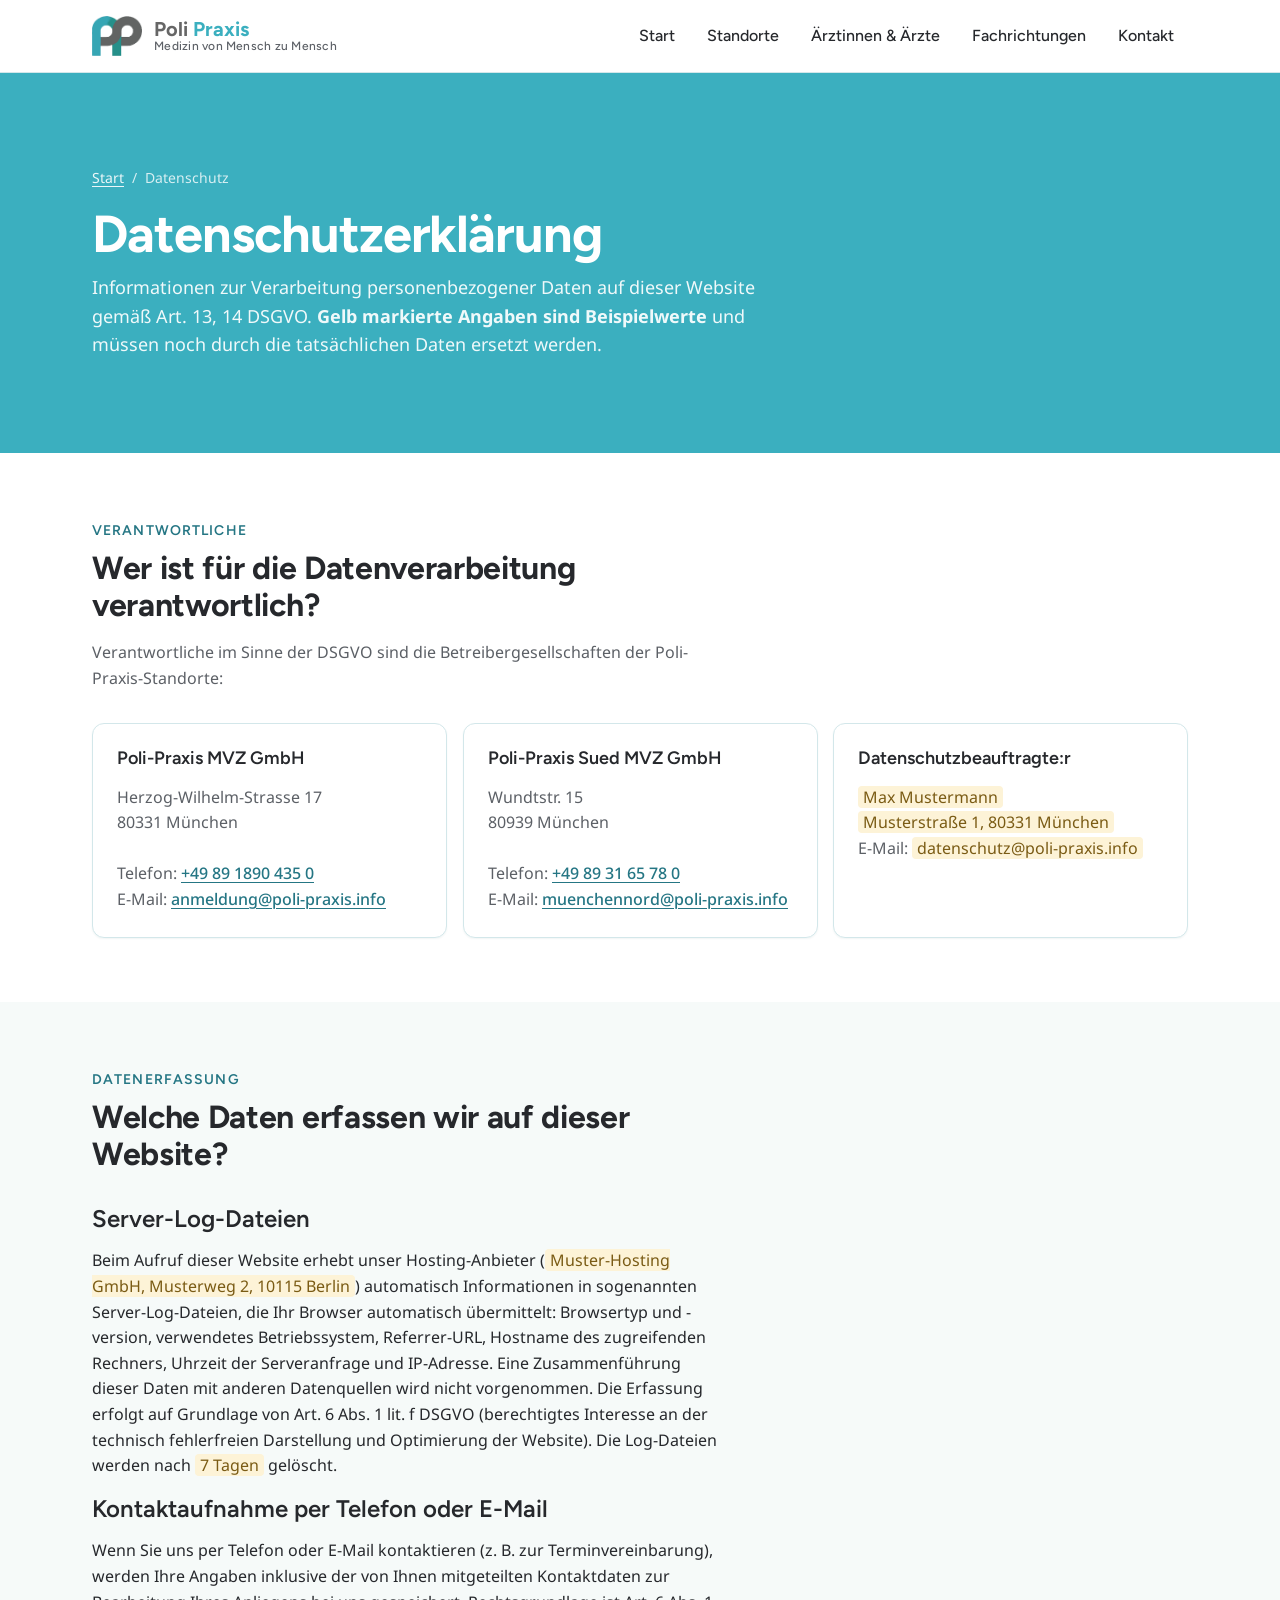
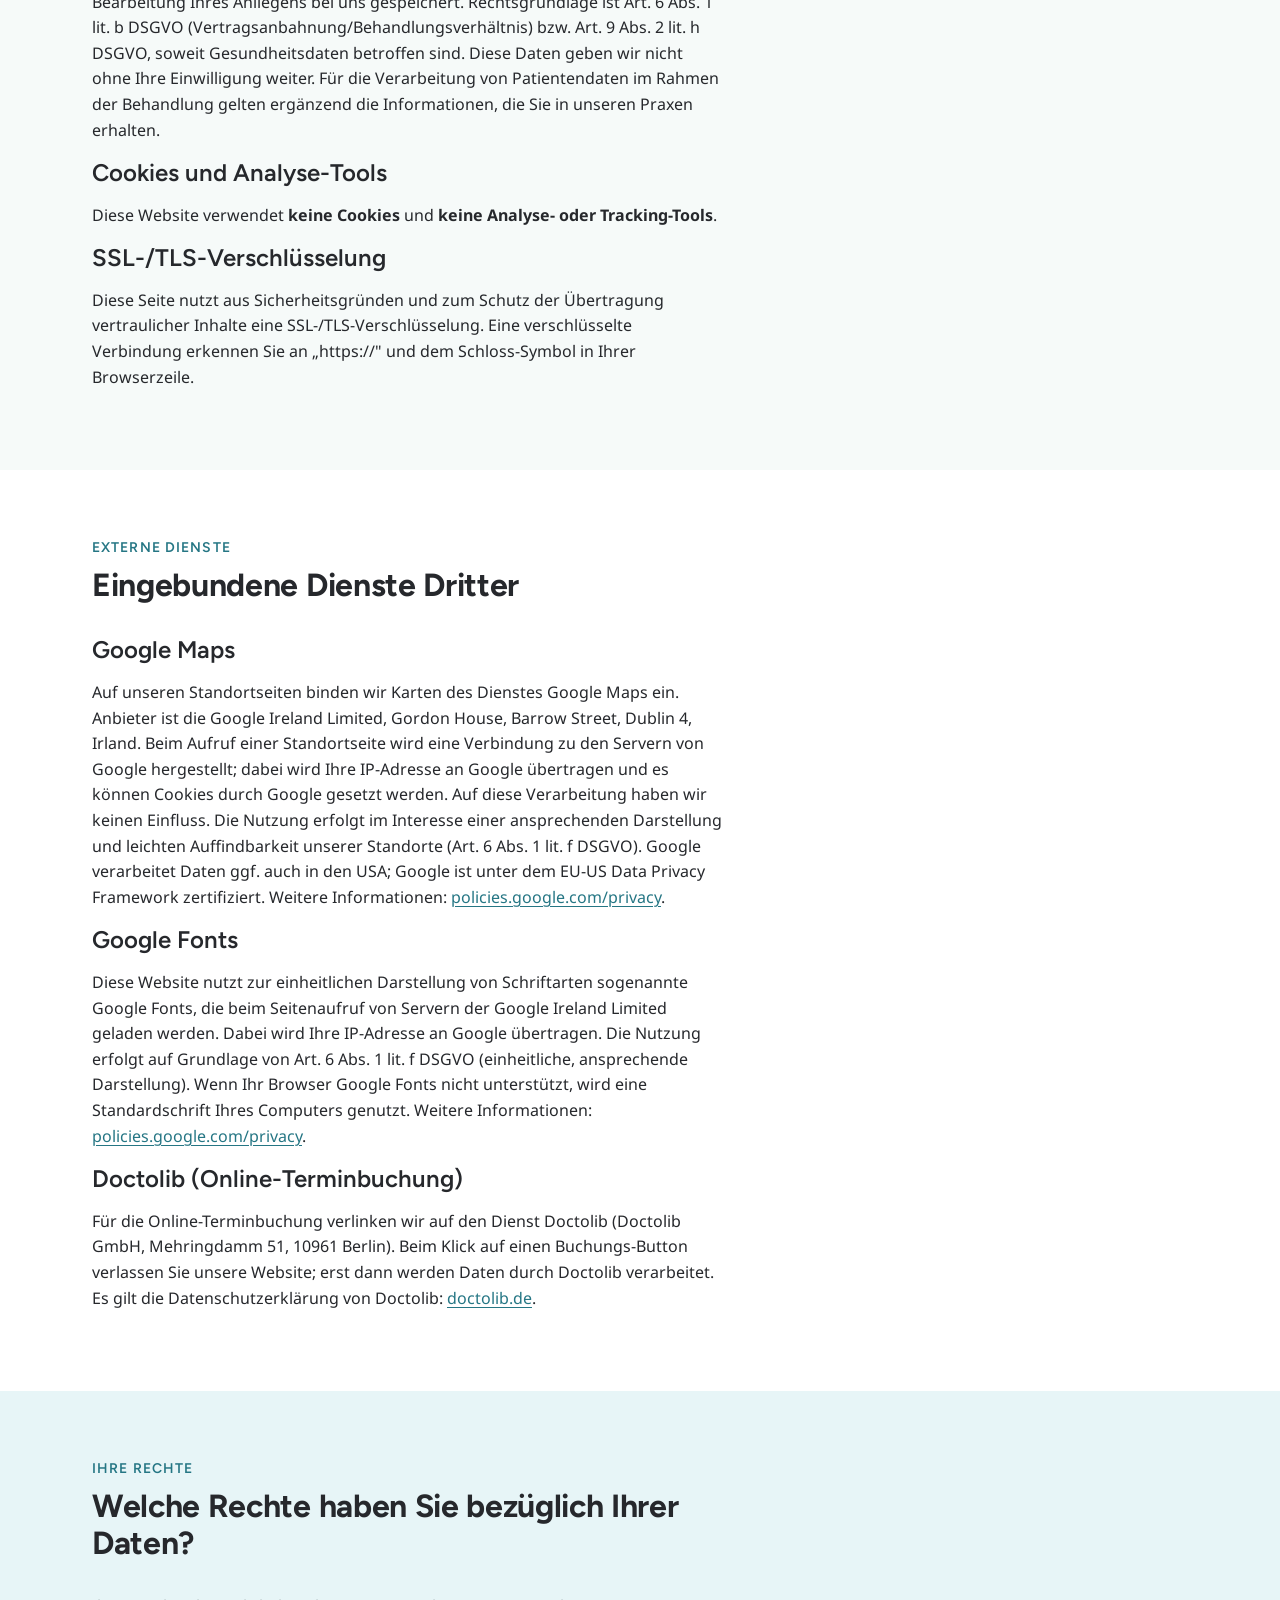
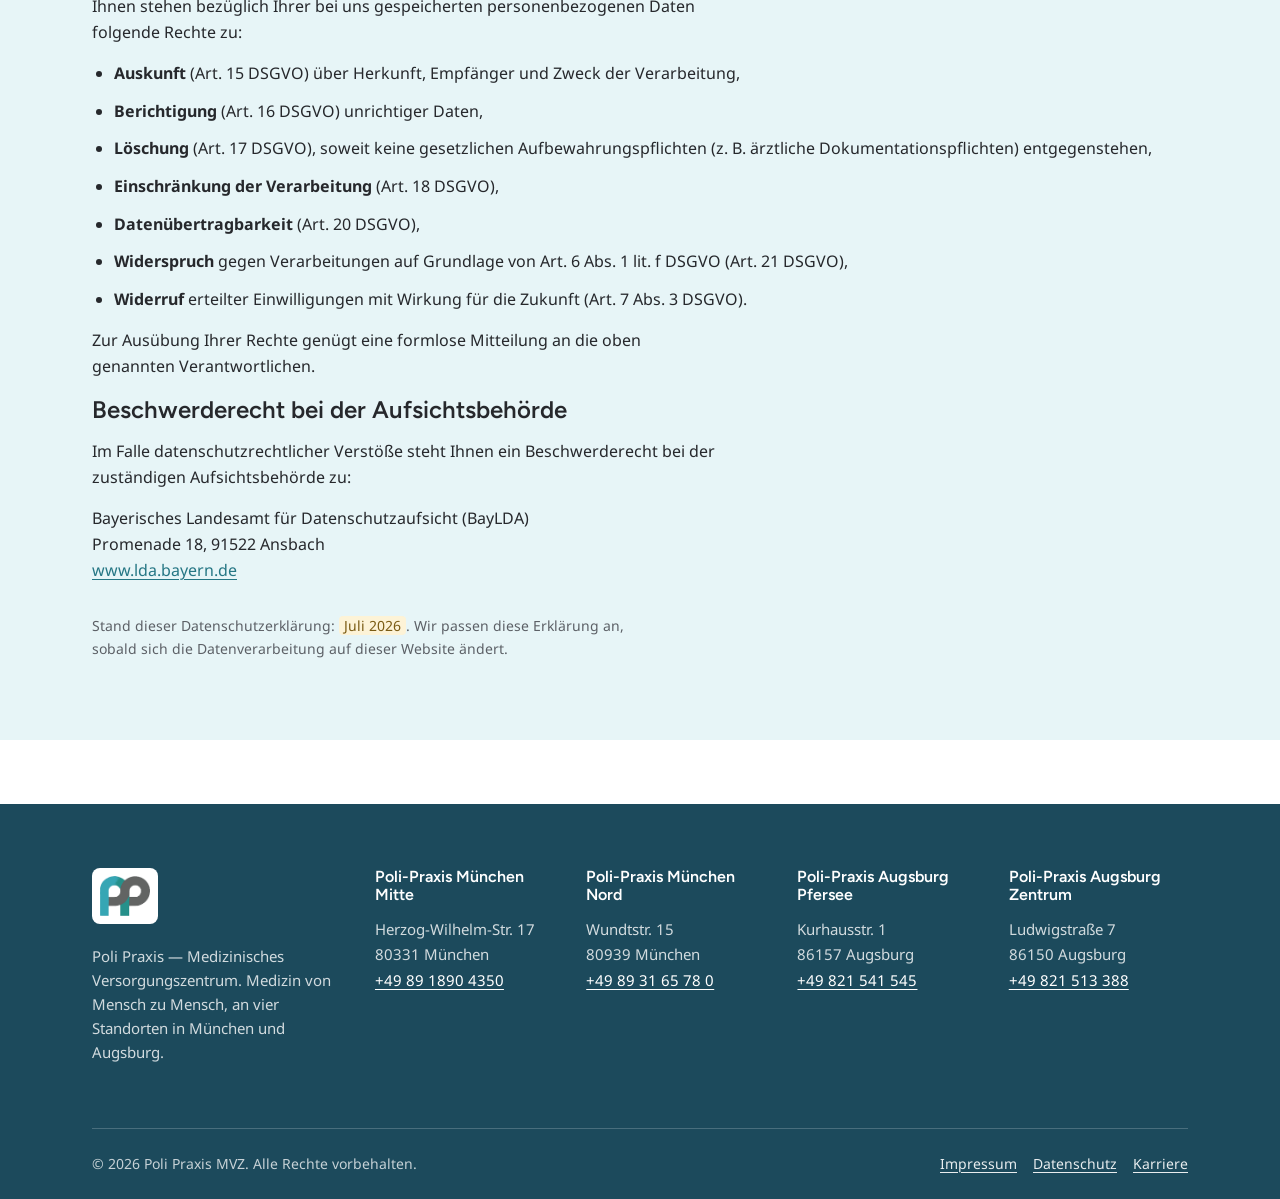
<file: datenschutz.html>
<!DOCTYPE html>
<html lang="de">
<head>
  <meta charset="UTF-8">
  <meta name="viewport" content="width=device-width, initial-scale=1">
  <title>Datenschutzerklärung | Poli Praxis</title>
  <meta name="description" content="Datenschutzerklärung der Poli Praxis — Informationen zur Verarbeitung personenbezogener Daten auf dieser Website gemäß DSGVO.">
  <meta name="robots" content="noindex">
  <link rel="icon" type="image/png" href="assets/img/logo.png">
  <link rel="stylesheet" href="assets/css/styles.css?v=5">
</head>
<body>
  <a class="skip-link" href="#main">Zum Inhalt springen</a>

  <header class="site-header">
    <div class="container site-header__inner">
      <a class="brand" href="index.html" aria-label="Poli Praxis — Startseite">
        <img src="assets/img/logo.png" alt="" width="53" height="40">
        <span class="brand__name"><span class="brand-poli">Poli</span> <span class="brand-praxis">Praxis</span><span class="brand__sub">Medizin von Mensch zu Mensch</span></span>
      </a>
      <nav id="main-nav" class="main-nav" aria-label="Hauptnavigation">
        <ul>
          <li><a href="index.html">Start</a></li>
          <li><a href="standorte.html">Standorte</a></li>
          <li><a href="aerzte.html">Ärztinnen &amp; Ärzte</a></li>
          <li><a href="fachrichtungen.html">Fachrichtungen</a></li>
          <li><a href="index.html#kontakt" data-kontakt-trigger>Kontakt</a></li>
        </ul>
      </nav>
      <button class="nav-toggle" type="button" aria-expanded="false" aria-controls="main-nav">
        <svg width="24" height="24" viewBox="0 0 24 24" fill="none" stroke="currentColor" stroke-width="1.75" stroke-linecap="round" aria-hidden="true"><line x1="4" y1="6" x2="20" y2="6"/><line x1="4" y1="12" x2="20" y2="12"/><line x1="4" y1="18" x2="20" y2="18"/></svg>
        <span class="visually-hidden">Menü öffnen</span>
      </button>
    </div>
  </header>

  <main id="main">

    <section class="page-hero">
      <div class="container">
        <nav class="breadcrumb" aria-label="Brotkrumen">
          <a href="index.html">Start</a> <span aria-hidden="true">/</span>
          <span aria-current="page">Datenschutz</span>
        </nav>
        <h1>Datenschutzerklärung</h1>
        <p class="lead">Informationen zur Verarbeitung personenbezogener Daten auf dieser Website gemäß Art. 13, 14 DSGVO. <strong>Gelb markierte Angaben sind Beispielwerte</strong> und müssen noch durch die tatsächlichen Daten ersetzt werden.</p>
      </div>
    </section>

    <!-- Verantwortliche -->
    <section class="section">
      <div class="container">
        <div class="section-head">
          <span class="eyebrow">Verantwortliche</span>
          <h2>Wer ist für die Datenverarbeitung verantwortlich?</h2>
          <p>Verantwortliche im Sinne der DSGVO sind die Betreibergesellschaften der Poli-Praxis-Standorte:</p>
        </div>
        <div class="info-grid">
          <div class="info-card">
            <h3>Poli-Praxis MVZ GmbH</h3>
            <address>
              Herzog-Wilhelm-Strasse 17<br>
              80331 München<br><br>
              Telefon: <a href="tel:+498918904350">+49 89 1890 435 0</a><br>
              E-Mail: <a href="mailto:anmeldung@poli-praxis.info">anmeldung@poli-praxis.info</a>
            </address>
          </div>
          <div class="info-card">
            <h3>Poli-Praxis Sued MVZ GmbH</h3>
            <address>
              Wundtstr. 15<br>
              80939 München<br><br>
              Telefon: <a href="tel:+49893165780">+49 89 31 65 78 0</a><br>
              E-Mail: <a href="mailto:muenchennord@poli-praxis.info">muenchennord@poli-praxis.info</a>
            </address>
          </div>
          <div class="info-card">
            <h3>Datenschutzbeauftragte:r</h3>
            <address>
              <mark class="placeholder">Max Mustermann</mark><br>
              <mark class="placeholder">Musterstraße 1, 80331 München</mark><br>
              E-Mail: <mark class="placeholder">datenschutz@poli-praxis.info</mark>
            </address>
          </div>
        </div>
      </div>
    </section>

    <!-- Datenerfassung auf der Website -->
    <section class="section section--surface">
      <div class="container">
        <div class="section-head">
          <span class="eyebrow">Datenerfassung</span>
          <h2>Welche Daten erfassen wir auf dieser Website?</h2>
        </div>

        <h3>Server-Log-Dateien</h3>
        <p>Beim Aufruf dieser Website erhebt unser Hosting-Anbieter (<mark class="placeholder">Muster-Hosting GmbH, Musterweg 2, 10115 Berlin</mark>) automatisch Informationen in sogenannten Server-Log-Dateien, die Ihr Browser automatisch übermittelt: Browsertyp und -version, verwendetes Betriebssystem, Referrer-URL, Hostname des zugreifenden Rechners, Uhrzeit der Serveranfrage und IP-Adresse. Eine Zusammenführung dieser Daten mit anderen Datenquellen wird nicht vorgenommen. Die Erfassung erfolgt auf Grundlage von Art. 6 Abs. 1 lit. f DSGVO (berechtigtes Interesse an der technisch fehlerfreien Darstellung und Optimierung der Website). Die Log-Dateien werden nach <mark class="placeholder">7 Tagen</mark> gelöscht.</p>

        <h3>Kontaktaufnahme per Telefon oder E-Mail</h3>
        <p>Wenn Sie uns per Telefon oder E-Mail kontaktieren (z.&nbsp;B. zur Terminvereinbarung), werden Ihre Angaben inklusive der von Ihnen mitgeteilten Kontaktdaten zur Bearbeitung Ihres Anliegens bei uns gespeichert. Rechtsgrundlage ist Art. 6 Abs. 1 lit. b DSGVO (Vertragsanbahnung/Behandlungsverhältnis) bzw. Art. 9 Abs. 2 lit. h DSGVO, soweit Gesundheitsdaten betroffen sind. Diese Daten geben wir nicht ohne Ihre Einwilligung weiter. Für die Verarbeitung von Patientendaten im Rahmen der Behandlung gelten ergänzend die Informationen, die Sie in unseren Praxen erhalten.</p>

        <h3>Cookies und Analyse-Tools</h3>
        <p>Diese Website verwendet <strong>keine Cookies</strong> und <strong>keine Analyse- oder Tracking-Tools</strong>.</p>

        <h3>SSL-/TLS-Verschlüsselung</h3>
        <p>Diese Seite nutzt aus Sicherheitsgründen und zum Schutz der Übertragung vertraulicher Inhalte eine SSL-/TLS-Verschlüsselung. Eine verschlüsselte Verbindung erkennen Sie an „https://" und dem Schloss-Symbol in Ihrer Browserzeile.</p>
      </div>
    </section>

    <!-- Externe Dienste -->
    <section class="section">
      <div class="container">
        <div class="section-head">
          <span class="eyebrow">Externe Dienste</span>
          <h2>Eingebundene Dienste Dritter</h2>
        </div>

        <h3>Google Maps</h3>
        <p>Auf unseren Standortseiten binden wir Karten des Dienstes Google Maps ein. Anbieter ist die Google Ireland Limited, Gordon House, Barrow Street, Dublin 4, Irland. Beim Aufruf einer Standortseite wird eine Verbindung zu den Servern von Google hergestellt; dabei wird Ihre IP-Adresse an Google übertragen und es können Cookies durch Google gesetzt werden. Auf diese Verarbeitung haben wir keinen Einfluss. Die Nutzung erfolgt im Interesse einer ansprechenden Darstellung und leichten Auffindbarkeit unserer Standorte (Art. 6 Abs. 1 lit. f DSGVO). Google verarbeitet Daten ggf. auch in den USA; Google ist unter dem EU-US Data Privacy Framework zertifiziert. Weitere Informationen: <a href="https://policies.google.com/privacy" target="_blank" rel="noopener">policies.google.com/privacy</a>.</p>

        <h3>Google Fonts</h3>
        <p>Diese Website nutzt zur einheitlichen Darstellung von Schriftarten sogenannte Google Fonts, die beim Seitenaufruf von Servern der Google Ireland Limited geladen werden. Dabei wird Ihre IP-Adresse an Google übertragen. Die Nutzung erfolgt auf Grundlage von Art. 6 Abs. 1 lit. f DSGVO (einheitliche, ansprechende Darstellung). Wenn Ihr Browser Google Fonts nicht unterstützt, wird eine Standardschrift Ihres Computers genutzt. Weitere Informationen: <a href="https://policies.google.com/privacy" target="_blank" rel="noopener">policies.google.com/privacy</a>.</p>

        <h3>Doctolib (Online-Terminbuchung)</h3>
        <p>Für die Online-Terminbuchung verlinken wir auf den Dienst Doctolib (Doctolib GmbH, Mehringdamm 51, 10961 Berlin). Beim Klick auf einen Buchungs-Button verlassen Sie unsere Website; erst dann werden Daten durch Doctolib verarbeitet. Es gilt die Datenschutzerklärung von Doctolib: <a href="https://www.doctolib.de/terms/agreement" target="_blank" rel="noopener">doctolib.de</a>.</p>
      </div>
    </section>

    <!-- Rechte -->
    <section class="section section--tint">
      <div class="container">
        <div class="section-head">
          <span class="eyebrow">Ihre Rechte</span>
          <h2>Welche Rechte haben Sie bezüglich Ihrer Daten?</h2>
        </div>
        <p>Ihnen stehen bezüglich Ihrer bei uns gespeicherten personenbezogenen Daten folgende Rechte zu:</p>
        <ul class="content-list">
          <li><strong>Auskunft</strong> (Art. 15 DSGVO) über Herkunft, Empfänger und Zweck der Verarbeitung,</li>
          <li><strong>Berichtigung</strong> (Art. 16 DSGVO) unrichtiger Daten,</li>
          <li><strong>Löschung</strong> (Art. 17 DSGVO), soweit keine gesetzlichen Aufbewahrungspflichten (z.&nbsp;B. ärztliche Dokumentationspflichten) entgegenstehen,</li>
          <li><strong>Einschränkung der Verarbeitung</strong> (Art. 18 DSGVO),</li>
          <li><strong>Datenübertragbarkeit</strong> (Art. 20 DSGVO),</li>
          <li><strong>Widerspruch</strong> gegen Verarbeitungen auf Grundlage von Art. 6 Abs. 1 lit. f DSGVO (Art. 21 DSGVO),</li>
          <li><strong>Widerruf</strong> erteilter Einwilligungen mit Wirkung für die Zukunft (Art. 7 Abs. 3 DSGVO).</li>
        </ul>
        <p>Zur Ausübung Ihrer Rechte genügt eine formlose Mitteilung an die oben genannten Verantwortlichen.</p>

        <h3>Beschwerderecht bei der Aufsichtsbehörde</h3>
        <p>Im Falle datenschutzrechtlicher Verstöße steht Ihnen ein Beschwerderecht bei der zuständigen Aufsichtsbehörde zu:</p>
        <address style="font-style: normal;">
          Bayerisches Landesamt für Datenschutzaufsicht (BayLDA)<br>
          Promenade 18, 91522 Ansbach<br>
          <a href="https://www.lda.bayern.de" target="_blank" rel="noopener">www.lda.bayern.de</a>
        </address>

        <p class="source-note" style="margin-top: var(--sp-6);">Stand dieser Datenschutzerklärung: <mark class="placeholder">Juli 2026</mark>. Wir passen diese Erklärung an, sobald sich die Datenverarbeitung auf dieser Website ändert.</p>
      </div>
    </section>

  </main>

  <footer class="site-footer" id="kontakt">
    <div class="container">
      <div class="footer-grid">
        <div class="footer-brand">
          <a href="index.html" class="footer-logo-link" aria-label="Zur Startseite"><img src="assets/img/logo.png" alt="Poli Praxis Logo" width="59" height="44"></a>
          <p>Poli Praxis — Medizinisches Versorgungszentrum. Medizin von Mensch zu Mensch, an vier Standorten in München und Augsburg.</p>
        </div>
        <div class="footer-office">
          <h3>Poli-Praxis München Mitte</h3>
          <address>Herzog-Wilhelm-Str. 17<br>80331 München</address>
          <a href="tel:+498918904350">+49 89 1890 4350</a>
        </div>
        <div class="footer-office">
          <h3>Poli-Praxis München Nord</h3>
          <address>Wundtstr. 15<br>80939 München</address>
          <a href="tel:+49893165780">+49 89 31 65 78 0</a>
        </div>
        <div class="footer-office">
          <h3>Poli-Praxis Augsburg Pfersee</h3>
          <address>Kurhausstr. 1<br>86157 Augsburg</address>
          <a href="tel:+49821541545">+49 821 541 545</a>
        </div>
        <div class="footer-office">
          <h3>Poli-Praxis Augsburg Zentrum</h3>
          <address>Ludwigstraße 7<br>86150 Augsburg</address>
          <a href="tel:+49821513388">+49 821 513 388</a>
        </div>
      </div>
      <div class="footer-bottom">
        <p class="mb-0">© 2026 Poli Praxis MVZ. Alle Rechte vorbehalten.</p>
        <ul>
          <li><a href="impressum.html">Impressum</a></li>
          <li><a href="datenschutz.html">Datenschutz</a></li>
          <li><a href="#">Karriere</a></li>
        </ul>
      </div>
    </div>
  </footer>

  <script src="assets/js/main.js?v=5"></script>
</body>
</html>
</file>
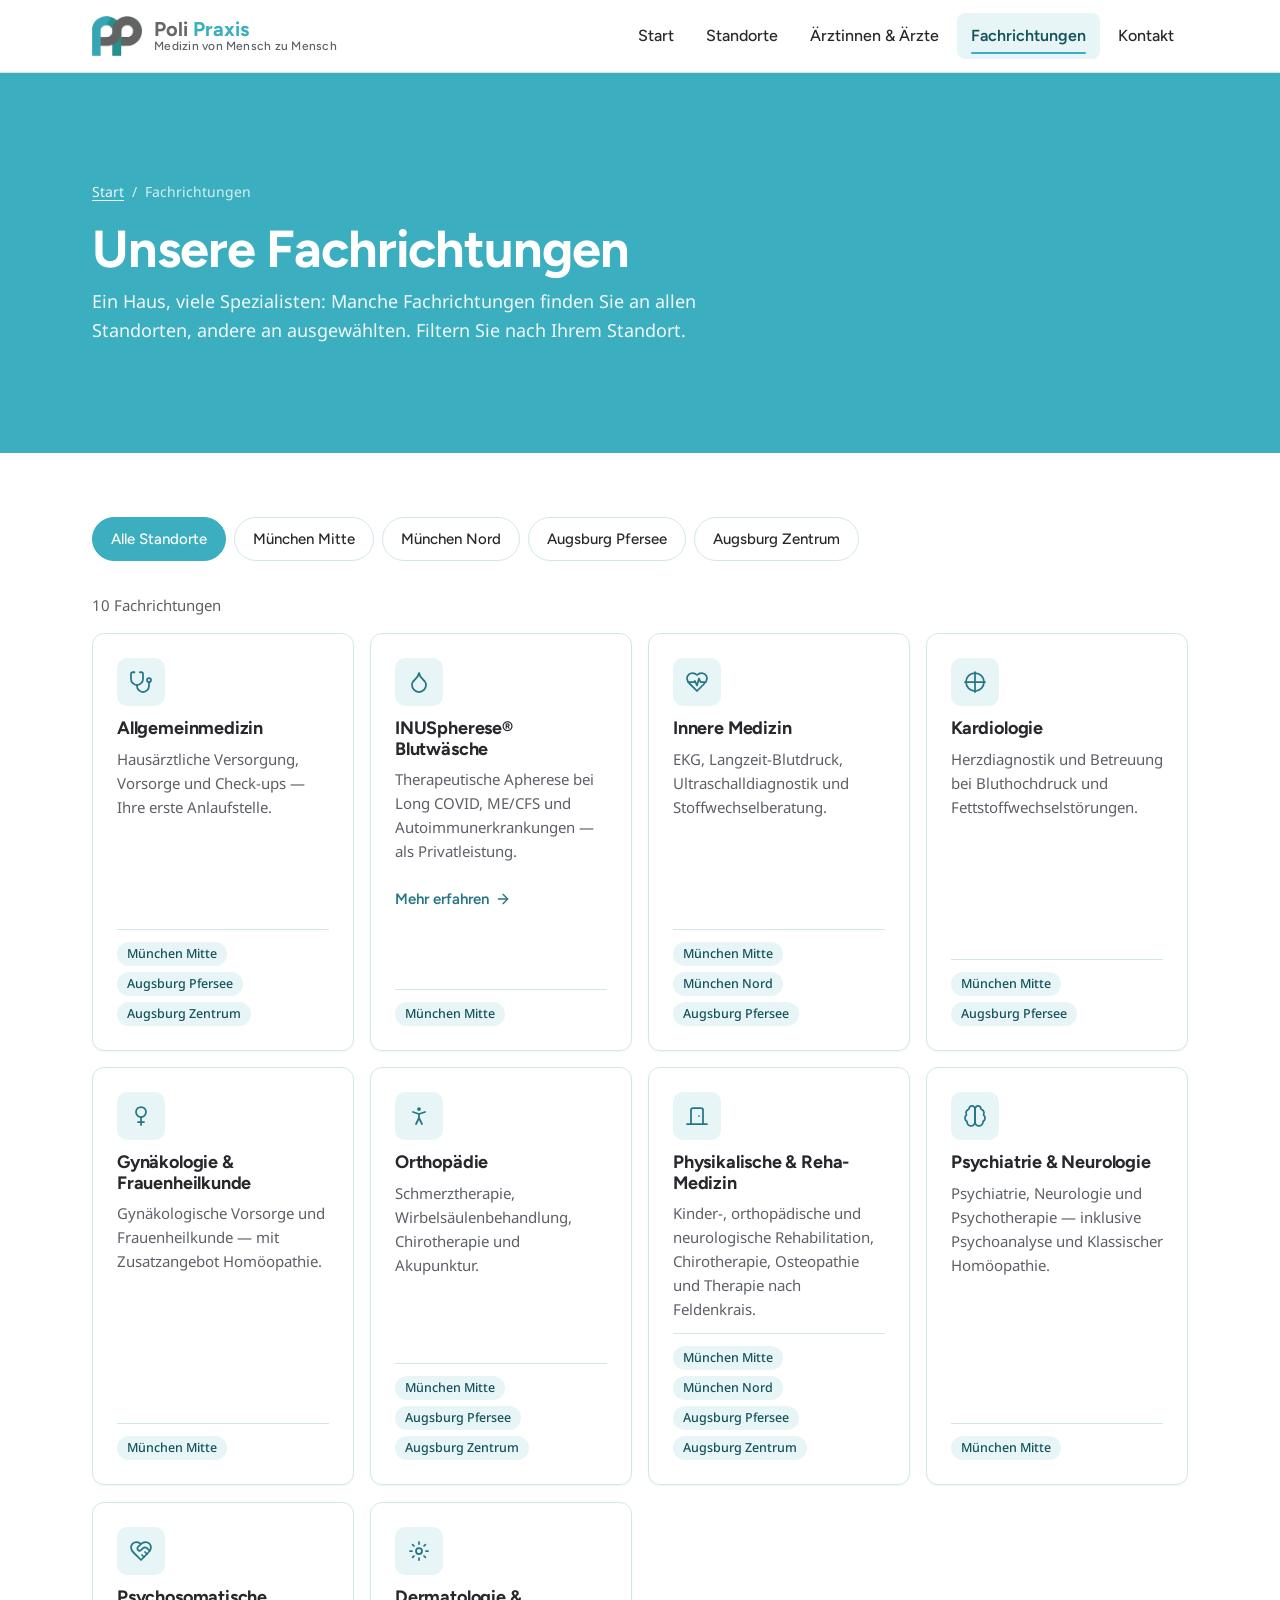
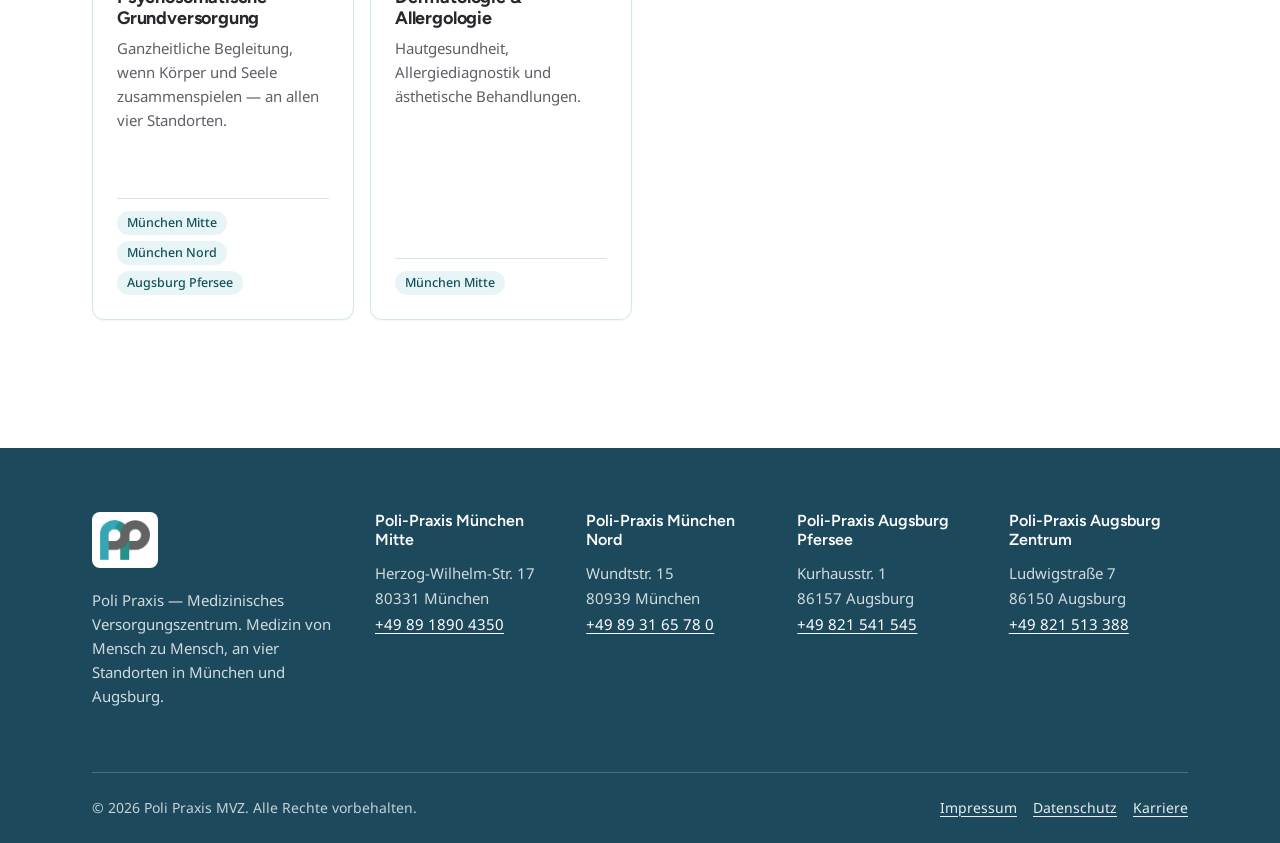
<file: fachrichtungen.html>
<!DOCTYPE html>
<html lang="de">
<head>
  <meta charset="UTF-8">
  <meta name="viewport" content="width=device-width, initial-scale=1">
  <title>Fachrichtungen — alle Standorte | Poli Praxis</title>
  <meta name="description" content="Alle Fachrichtungen der Poli Praxis auf einen Blick — filterbar nach Standort: München Mitte, München Nord und Augsburg. Von Allgemeinmedizin bis INUSpherese®.">
  <link rel="icon" type="image/png" href="assets/img/logo.png">
  <link rel="stylesheet" href="assets/css/styles.css?v=5">
</head>
<body>
  <a class="skip-link" href="#main">Zum Inhalt springen</a>

  <header class="site-header">
    <div class="container site-header__inner">
      <a class="brand" href="index.html" aria-label="Poli Praxis — Startseite">
        <img src="assets/img/logo.png" alt="" width="53" height="40">
        <span class="brand__name"><span class="brand-poli">Poli</span> <span class="brand-praxis">Praxis</span><span class="brand__sub">Medizin von Mensch zu Mensch</span></span>
      </a>
      <nav id="main-nav" class="main-nav" aria-label="Hauptnavigation">
        <ul>
          <li><a href="index.html">Start</a></li>
          <li><a href="standorte.html">Standorte</a></li>
          <li><a href="aerzte.html">Ärztinnen &amp; Ärzte</a></li>
          <li><a href="fachrichtungen.html" aria-current="page">Fachrichtungen</a></li>
          <li><a href="index.html#kontakt" data-kontakt-trigger>Kontakt</a></li>
        </ul>
      </nav>
      <button class="nav-toggle" type="button" aria-expanded="false" aria-controls="main-nav">
        <svg width="24" height="24" viewBox="0 0 24 24" fill="none" stroke="currentColor" stroke-width="1.75" stroke-linecap="round" aria-hidden="true"><line x1="4" y1="6" x2="20" y2="6"/><line x1="4" y1="12" x2="20" y2="12"/><line x1="4" y1="18" x2="20" y2="18"/></svg>
        <span class="visually-hidden">Menü öffnen</span>
      </button>
    </div>
  </header>

  <main id="main">

    <section class="page-hero">
      <div class="container">
        <nav class="breadcrumb" aria-label="Brotkrumen">
          <a href="index.html">Start</a> <span aria-hidden="true">/</span>
          <span aria-current="page">Fachrichtungen</span>
        </nav>
        <h1>Unsere Fachrichtungen</h1>
        <p class="lead">Ein Haus, viele Spezialisten: Manche Fachrichtungen finden Sie an allen Standorten, andere an ausgewählten. Filtern Sie nach Ihrem Standort.</p>
      </div>
    </section>

    <section class="section">
      <div class="container">

        <div class="filter-bar" data-filter-bar role="group" aria-label="Fachrichtungen nach Standort filtern">
          <button class="filter-btn" type="button" data-office="alle" aria-pressed="true">Alle Standorte</button>
          <button class="filter-btn" type="button" data-office="muenchen-mitte" aria-pressed="false">München Mitte</button>
          <button class="filter-btn" type="button" data-office="muenchen-nord" aria-pressed="false">München Nord</button>
          <button class="filter-btn" type="button" data-office="augsburg" aria-pressed="false">Augsburg Pfersee</button>
          <button class="filter-btn" type="button" data-office="augsburg-zentrum" aria-pressed="false">Augsburg Zentrum</button>
        </div>
        <p class="filter-count" data-filter-count data-singular="Fachrichtung" data-plural="Fachrichtungen" aria-live="polite">10 Fachrichtungen</p>

        <div class="feature-grid">
          <div class="feature-card">
            <span class="feature-card__icon" aria-hidden="true">
              <svg width="24" height="24" viewBox="0 0 24 24" fill="none" stroke="currentColor" stroke-width="1.75" stroke-linecap="round" stroke-linejoin="round"><path d="M4.8 2.3A.3.3 0 1 0 5 2H4a2 2 0 0 0-2 2v5a6 6 0 0 0 6 6a6 6 0 0 0 6-6V4a2 2 0 0 0-2-2h-1a.2.2 0 1 0 .3.3"/><path d="M8 15v1a6 6 0 0 0 6 6a6 6 0 0 0 6-6v-4"/><circle cx="20" cy="10" r="2"/></svg>
            </span>
            <h2>Allgemeinmedizin</h2>
            <p>Hausärztliche Versorgung, Vorsorge und Check-ups — Ihre erste Anlaufstelle.</p>
            <div class="feature-card__tags" aria-label="Verfügbar an folgenden Standorten"><a class="chip" href="standort-muenchen-mitte.html">München Mitte</a><a class="chip" href="standort-augsburg-pfersee.html">Augsburg Pfersee</a><a class="chip" href="standort-augsburg-zentrum.html">Augsburg Zentrum</a></div>
          </div>
          <div class="feature-card">
            <span class="feature-card__icon" aria-hidden="true">
              <svg width="24" height="24" viewBox="0 0 24 24" fill="none" stroke="currentColor" stroke-width="1.75" stroke-linecap="round" stroke-linejoin="round"><path d="M12 22a7 7 0 0 0 7-7c0-2-1-3.9-3-5.5s-3.5-4-4-6.5c-.5 2.5-2 4.9-4 6.5C6 11.1 5 13 5 15a7 7 0 0 0 7 7Z"/></svg>
            </span>
            <h2><a href="inuspherese.html">INUSpherese® Blutwäsche</a></h2>
            <p>Therapeutische Apherese bei Long COVID, ME/CFS und Autoimmunerkrankungen — als Privatleistung.</p>
            <span class="text-link" style="font-size: 15px; margin-top: var(--sp-3);">Mehr erfahren
              <svg width="16" height="16" viewBox="0 0 24 24" fill="none" stroke="currentColor" stroke-width="2" stroke-linecap="round" stroke-linejoin="round" aria-hidden="true"><path d="M5 12h14"/><path d="m12 5 7 7-7 7"/></svg>
            </span>
            <div class="feature-card__tags" aria-label="Verfügbar an folgenden Standorten"><a class="chip" href="standort-muenchen-mitte.html">München Mitte</a></div>
          </div>
          <div class="feature-card">
            <span class="feature-card__icon" aria-hidden="true">
              <svg width="24" height="24" viewBox="0 0 24 24" fill="none" stroke="currentColor" stroke-width="1.75" stroke-linecap="round" stroke-linejoin="round"><path d="M19 14c1.49-1.46 3-3.21 3-5.5A5.5 5.5 0 0 0 16.5 3c-1.76 0-3 .5-4.5 2-1.5-1.5-2.74-2-4.5-2A5.5 5.5 0 0 0 2 8.5c0 2.3 1.5 4.05 3 5.5l7 7Z"/><path d="M3.22 12H9.5l.5-1 2 4.5 2-7 1.5 3.5h5.27"/></svg>
            </span>
            <h2>Innere Medizin</h2>
            <p>EKG, Langzeit-Blutdruck, Ultraschalldiagnostik und Stoffwechselberatung.</p>
            <div class="feature-card__tags" aria-label="Verfügbar an folgenden Standorten"><a class="chip" href="standort-muenchen-mitte.html">München Mitte</a><a class="chip" href="standort-muenchen-nord.html">München Nord</a><a class="chip" href="standort-augsburg-pfersee.html">Augsburg Pfersee</a></div>
          </div>
          <div class="feature-card">
            <span class="feature-card__icon" aria-hidden="true">
              <svg width="24" height="24" viewBox="0 0 24 24" fill="none" stroke="currentColor" stroke-width="1.75" stroke-linecap="round" stroke-linejoin="round"><path d="M12 2v20"/><path d="M2 12h20"/><circle cx="12" cy="12" r="9"/></svg>
            </span>
            <h2>Kardiologie</h2>
            <p>Herzdiagnostik und Betreuung bei Bluthochdruck und Fettstoffwechselstörungen.</p>
            <div class="feature-card__tags" aria-label="Verfügbar an folgenden Standorten"><a class="chip" href="standort-muenchen-mitte.html">München Mitte</a><a class="chip" href="standort-augsburg-pfersee.html">Augsburg Pfersee</a></div>
          </div>
          <div class="feature-card">
            <span class="feature-card__icon" aria-hidden="true">
              <svg width="24" height="24" viewBox="0 0 24 24" fill="none" stroke="currentColor" stroke-width="1.75" stroke-linecap="round" stroke-linejoin="round"><circle cx="12" cy="8" r="5"/><path d="M12 13v8"/><path d="M9 18h6"/></svg>
            </span>
            <h2>Gynäkologie &amp; Frauenheilkunde</h2>
            <p>Gynäkologische Vorsorge und Frauenheilkunde — mit Zusatzangebot Homöopathie.</p>
            <div class="feature-card__tags" aria-label="Verfügbar an folgenden Standorten"><a class="chip" href="standort-muenchen-mitte.html">München Mitte</a></div>
          </div>
          <div class="feature-card">
            <span class="feature-card__icon" aria-hidden="true">
              <svg width="24" height="24" viewBox="0 0 24 24" fill="none" stroke="currentColor" stroke-width="1.75" stroke-linecap="round" stroke-linejoin="round"><circle cx="12" cy="5" r="1"/><path d="m9 20 3-6 3 6"/><path d="m6 8 6 2 6-2"/><path d="M12 10v4"/></svg>
            </span>
            <h2>Orthopädie</h2>
            <p>Schmerztherapie, Wirbelsäulenbehandlung, Chirotherapie und Akupunktur.</p>
            <div class="feature-card__tags" aria-label="Verfügbar an folgenden Standorten"><a class="chip" href="standort-muenchen-mitte.html">München Mitte</a><a class="chip" href="standort-augsburg-pfersee.html">Augsburg Pfersee</a><a class="chip" href="standort-augsburg-zentrum.html">Augsburg Zentrum</a></div>
          </div>
          <div class="feature-card">
            <span class="feature-card__icon" aria-hidden="true">
              <svg width="24" height="24" viewBox="0 0 24 24" fill="none" stroke="currentColor" stroke-width="1.75" stroke-linecap="round" stroke-linejoin="round"><path d="M18 20V6a2 2 0 0 0-2-2H8a2 2 0 0 0-2 2v14"/><path d="M2 20h20"/><path d="M14 12v.01"/></svg>
            </span>
            <h2>Physikalische &amp; Reha-Medizin</h2>
            <p>Kinder-, orthopädische und neurologische Rehabilitation, Chirotherapie, Osteopathie und Therapie nach Feldenkrais.</p>
            <div class="feature-card__tags" aria-label="Verfügbar an folgenden Standorten"><a class="chip" href="standort-muenchen-mitte.html">München Mitte</a><a class="chip" href="standort-muenchen-nord.html">München Nord</a><a class="chip" href="standort-augsburg-pfersee.html">Augsburg Pfersee</a><a class="chip" href="standort-augsburg-zentrum.html">Augsburg Zentrum</a></div>
          </div>
          <div class="feature-card">
            <span class="feature-card__icon" aria-hidden="true">
              <svg width="24" height="24" viewBox="0 0 24 24" fill="none" stroke="currentColor" stroke-width="1.75" stroke-linecap="round" stroke-linejoin="round"><path d="M12 5a3 3 0 1 0-5.997.125 4 4 0 0 0-2.526 5.77 4 4 0 0 0 .556 6.588A4 4 0 1 0 12 18Z"/><path d="M12 5a3 3 0 1 1 5.997.125 4 4 0 0 1 2.526 5.77 4 4 0 0 1-.556 6.588A4 4 0 1 1 12 18Z"/></svg>
            </span>
            <h2>Psychiatrie &amp; Neurologie</h2>
            <p>Psychiatrie, Neurologie und Psychotherapie — inklusive Psychoanalyse und Klassischer Homöopathie.</p>
            <div class="feature-card__tags" aria-label="Verfügbar an folgenden Standorten"><a class="chip" href="standort-muenchen-mitte.html">München Mitte</a></div>
          </div>
          <div class="feature-card">
            <span class="feature-card__icon" aria-hidden="true">
              <svg width="24" height="24" viewBox="0 0 24 24" fill="none" stroke="currentColor" stroke-width="1.75" stroke-linecap="round" stroke-linejoin="round"><path d="M19 14c1.49-1.46 3-3.21 3-5.5A5.5 5.5 0 0 0 16.5 3c-1.76 0-3 .5-4.5 2-1.5-1.5-2.74-2-4.5-2A5.5 5.5 0 0 0 2 8.5c0 2.3 1.5 4.05 3 5.5l7 7Z"/><path d="M12 5 9.04 7.96a2.17 2.17 0 0 0 0 3.08c.82.82 2.13.85 3 .07l2.07-1.9a2.82 2.82 0 0 1 3.79 0l2.96 2.66"/><path d="m18 15-2-2"/><path d="m15 18-2-2"/></svg>
            </span>
            <h2>Psychosomatische Grundversorgung</h2>
            <p>Ganzheitliche Begleitung, wenn Körper und Seele zusammenspielen — an allen vier Standorten.</p>
            <div class="feature-card__tags" aria-label="Verfügbar an folgenden Standorten"><a class="chip" href="standort-muenchen-mitte.html">München Mitte</a><a class="chip" href="standort-muenchen-nord.html">München Nord</a><a class="chip" href="standort-augsburg-pfersee.html">Augsburg Pfersee</a></div>
          </div>
          <div class="feature-card">
            <span class="feature-card__icon" aria-hidden="true">
              <svg width="24" height="24" viewBox="0 0 24 24" fill="none" stroke="currentColor" stroke-width="1.75" stroke-linecap="round" stroke-linejoin="round"><circle cx="12" cy="12" r="3"/><path d="M12 3v2"/><path d="M12 19v2"/><path d="m5.6 5.6 1.4 1.4"/><path d="m17 17 1.4 1.4"/><path d="M3 12h2"/><path d="M19 12h2"/><path d="m5.6 18.4 1.4-1.4"/><path d="m17 7 1.4-1.4"/></svg>
            </span>
            <h2>Dermatologie &amp; Allergologie</h2>
            <p>Hautgesundheit, Allergiediagnostik und ästhetische Behandlungen.</p>
            <div class="feature-card__tags" aria-label="Verfügbar an folgenden Standorten"><a class="chip" href="standort-muenchen-mitte.html">München Mitte</a></div>
          </div>
        </div>
      </div>
    </section>

  </main>

  <footer class="site-footer" id="kontakt">
    <div class="container">
      <div class="footer-grid">
        <div class="footer-brand">
          <a href="index.html" class="footer-logo-link" aria-label="Zur Startseite"><img src="assets/img/logo.png" alt="Poli Praxis Logo" width="59" height="44"></a>
          <p>Poli Praxis — Medizinisches Versorgungszentrum. Medizin von Mensch zu Mensch, an vier Standorten in München und Augsburg.</p>
        </div>
        <div class="footer-office">
          <h3>Poli-Praxis München Mitte</h3>
          <address>Herzog-Wilhelm-Str. 17<br>80331 München</address>
          <a href="tel:+498918904350">+49 89 1890 4350</a>
        </div>
        <div class="footer-office">
          <h3>Poli-Praxis München Nord</h3>
          <address>Wundtstr. 15<br>80939 München</address>
          <a href="tel:+49893165780">+49 89 31 65 78 0</a>
        </div>
        <div class="footer-office">
          <h3>Poli-Praxis Augsburg Pfersee</h3>
          <address>Kurhausstr. 1<br>86157 Augsburg</address>
          <a href="tel:+49821541545">+49 821 541 545</a>
        </div>
        <div class="footer-office">
          <h3>Poli-Praxis Augsburg Zentrum</h3>
          <address>Ludwigstraße 7<br>86150 Augsburg</address>
          <a href="tel:+49821513388">+49 821 513 388</a>
        </div>
      </div>
      <div class="footer-bottom">
        <p class="mb-0">© 2026 Poli Praxis MVZ. Alle Rechte vorbehalten.</p>
        <ul>
          <li><a href="impressum.html">Impressum</a></li>
          <li><a href="datenschutz.html">Datenschutz</a></li>
          <li><a href="#">Karriere</a></li>
        </ul>
      </div>
    </div>
  </footer>

  <script src="assets/js/main.js?v=5"></script>
</body>
</html>
</file>
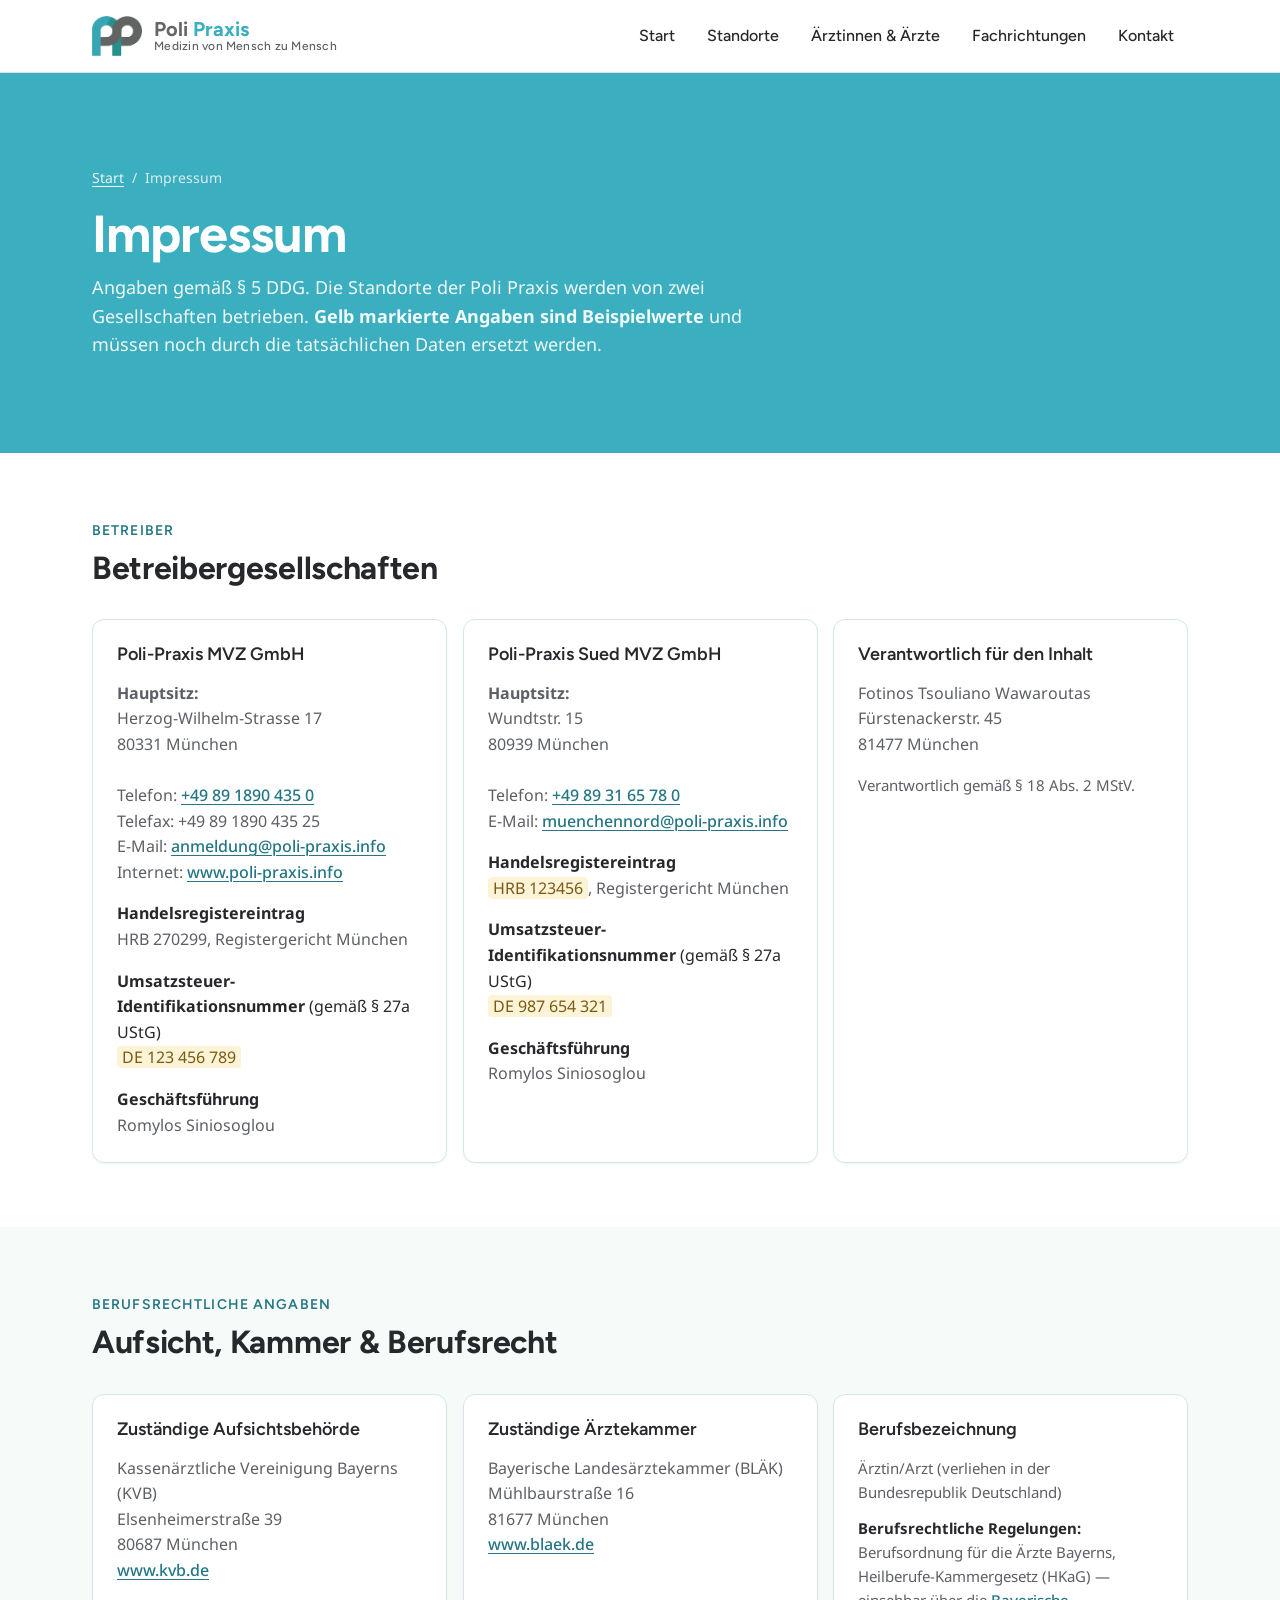
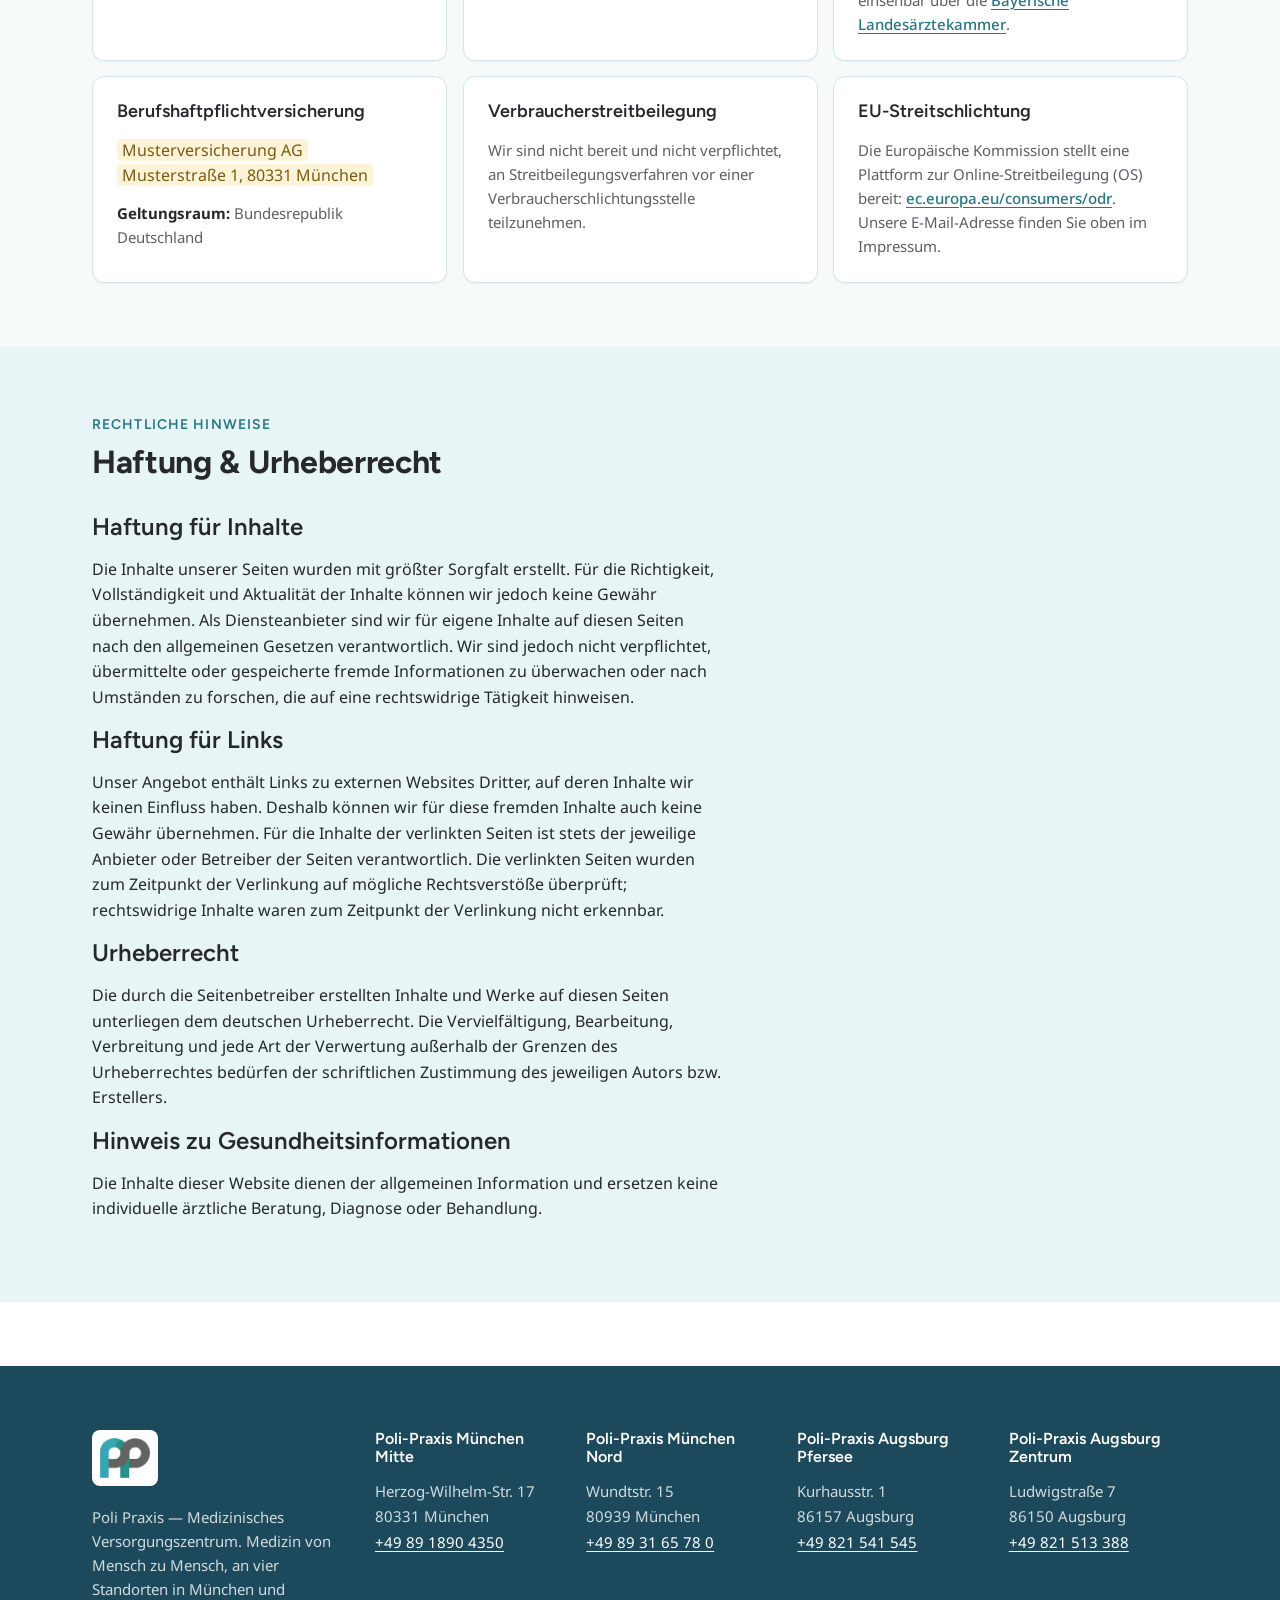
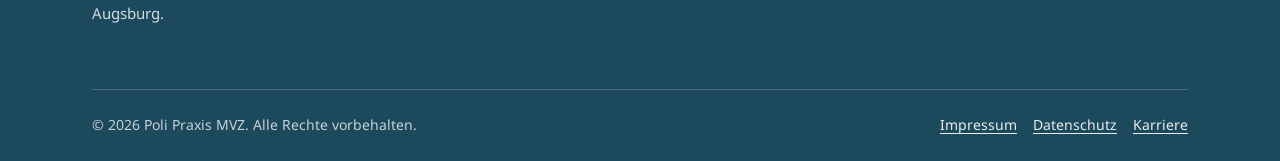
<file: impressum.html>
<!DOCTYPE html>
<html lang="de">
<head>
  <meta charset="UTF-8">
  <meta name="viewport" content="width=device-width, initial-scale=1">
  <title>Impressum | Poli Praxis</title>
  <meta name="description" content="Impressum der Poli Praxis — Angaben gemäß § 5 DDG zur Poli-Praxis MVZ GmbH und zur Poli-Praxis Sued MVZ GmbH.">
  <meta name="robots" content="noindex">
  <link rel="icon" type="image/png" href="assets/img/logo.png">
  <link rel="stylesheet" href="assets/css/styles.css?v=5">
</head>
<body>
  <a class="skip-link" href="#main">Zum Inhalt springen</a>

  <header class="site-header">
    <div class="container site-header__inner">
      <a class="brand" href="index.html" aria-label="Poli Praxis — Startseite">
        <img src="assets/img/logo.png" alt="" width="53" height="40">
        <span class="brand__name"><span class="brand-poli">Poli</span> <span class="brand-praxis">Praxis</span><span class="brand__sub">Medizin von Mensch zu Mensch</span></span>
      </a>
      <nav id="main-nav" class="main-nav" aria-label="Hauptnavigation">
        <ul>
          <li><a href="index.html">Start</a></li>
          <li><a href="standorte.html">Standorte</a></li>
          <li><a href="aerzte.html">Ärztinnen &amp; Ärzte</a></li>
          <li><a href="fachrichtungen.html">Fachrichtungen</a></li>
          <li><a href="index.html#kontakt" data-kontakt-trigger>Kontakt</a></li>
        </ul>
      </nav>
      <button class="nav-toggle" type="button" aria-expanded="false" aria-controls="main-nav">
        <svg width="24" height="24" viewBox="0 0 24 24" fill="none" stroke="currentColor" stroke-width="1.75" stroke-linecap="round" aria-hidden="true"><line x1="4" y1="6" x2="20" y2="6"/><line x1="4" y1="12" x2="20" y2="12"/><line x1="4" y1="18" x2="20" y2="18"/></svg>
        <span class="visually-hidden">Menü öffnen</span>
      </button>
    </div>
  </header>

  <main id="main">

    <section class="page-hero">
      <div class="container">
        <nav class="breadcrumb" aria-label="Brotkrumen">
          <a href="index.html">Start</a> <span aria-hidden="true">/</span>
          <span aria-current="page">Impressum</span>
        </nav>
        <h1>Impressum</h1>
        <p class="lead">Angaben gemäß § 5 DDG. Die Standorte der Poli Praxis werden von zwei Gesellschaften betrieben. <strong>Gelb markierte Angaben sind Beispielwerte</strong> und müssen noch durch die tatsächlichen Daten ersetzt werden.</p>
      </div>
    </section>

    <!-- Betreibergesellschaften -->
    <section class="section">
      <div class="container">
        <div class="section-head">
          <span class="eyebrow">Betreiber</span>
          <h2>Betreibergesellschaften</h2>
        </div>
        <div class="info-grid">
          <div class="info-card">
            <h3>Poli-Praxis MVZ GmbH</h3>
            <address>
              <strong>Hauptsitz:</strong><br>
              Herzog-Wilhelm-Strasse 17<br>
              80331 München<br><br>
              Telefon: <a href="tel:+498918904350">+49 89 1890 435 0</a><br>
              Telefax: +49 89 1890 435 25<br>
              E-Mail: <a href="mailto:anmeldung@poli-praxis.info">anmeldung@poli-praxis.info</a><br>
              Internet: <a href="https://www.poli-praxis.info" target="_blank" rel="noopener">www.poli-praxis.info</a>
            </address>
            <p style="margin-top: var(--sp-4); margin-bottom: 0;">
              <strong>Handelsregistereintrag</strong><br>
              <span style="color: var(--pp-text-muted);">HRB 270299, Registergericht München</span>
            </p>
            <p style="margin-top: var(--sp-4); margin-bottom: 0;">
              <strong>Umsatzsteuer-Identifikationsnummer</strong> (gemäß § 27a UStG)<br>
              <span style="color: var(--pp-text-muted);"><mark class="placeholder">DE 123 456 789</mark></span>
            </p>
            <p style="margin-top: var(--sp-4); margin-bottom: 0;">
              <strong>Geschäftsführung</strong><br>
              <span style="color: var(--pp-text-muted);">Romylos Siniosoglou</span>
            </p>
          </div>

          <div class="info-card">
            <h3>Poli-Praxis Sued MVZ GmbH</h3>
            <address>
              <strong>Hauptsitz:</strong><br>
              Wundtstr. 15<br>
              80939 München<br><br>
              Telefon: <a href="tel:+49893165780">+49 89 31 65 78 0</a><br>
              E-Mail: <a href="mailto:muenchennord@poli-praxis.info">muenchennord@poli-praxis.info</a>
            </address>
            <p style="margin-top: var(--sp-4); margin-bottom: 0;">
              <strong>Handelsregistereintrag</strong><br>
              <span style="color: var(--pp-text-muted);"><mark class="placeholder">HRB 123456</mark>, Registergericht München</span>
            </p>
            <p style="margin-top: var(--sp-4); margin-bottom: 0;">
              <strong>Umsatzsteuer-Identifikationsnummer</strong> (gemäß § 27a UStG)<br>
              <span style="color: var(--pp-text-muted);"><mark class="placeholder">DE 987 654 321</mark></span>
            </p>
            <p style="margin-top: var(--sp-4); margin-bottom: 0;">
              <strong>Geschäftsführung</strong><br>
              <span style="color: var(--pp-text-muted);">Romylos Siniosoglou</span>
            </p>
          </div>

          <div class="info-card">
            <h3>Verantwortlich für den Inhalt</h3>
            <address>
              Fotinos Tsouliano Wawaroutas<br>
              Fürstenackerstr. 45<br>
              81477 München
            </address>
            <p style="margin-top: var(--sp-4); margin-bottom: 0; color: var(--pp-text-muted); font-size: 15px;">
              Verantwortlich gemäß § 18 Abs. 2 MStV.
            </p>
          </div>
        </div>
      </div>
    </section>

    <!-- Berufsrechtliche Angaben -->
    <section class="section section--surface">
      <div class="container">
        <div class="section-head">
          <span class="eyebrow">Berufsrechtliche Angaben</span>
          <h2>Aufsicht, Kammer &amp; Berufsrecht</h2>
        </div>
        <div class="info-grid">
          <div class="info-card">
            <h3>Zuständige Aufsichtsbehörde</h3>
            <address>
              Kassenärztliche Vereinigung Bayerns (KVB)<br>
              Elsenheimerstraße 39<br>
              80687 München<br>
              <a href="https://www.kvb.de" target="_blank" rel="noopener">www.kvb.de</a>
            </address>
          </div>
          <div class="info-card">
            <h3>Zuständige Ärztekammer</h3>
            <address>
              Bayerische Landesärztekammer (BLÄK)<br>
              Mühlbaurstraße 16<br>
              81677 München<br>
              <a href="https://www.blaek.de" target="_blank" rel="noopener">www.blaek.de</a>
            </address>
          </div>
          <div class="info-card">
            <h3>Berufsbezeichnung</h3>
            <p style="color: var(--pp-text-muted); font-size: 15px; margin-bottom: var(--sp-3);">Ärztin/Arzt (verliehen in der Bundesrepublik Deutschland)</p>
            <p style="color: var(--pp-text-muted); font-size: 15px; margin: 0;"><strong style="color: var(--pp-ink);">Berufsrechtliche Regelungen:</strong> Berufsordnung für die Ärzte Bayerns, Heilberufe-Kammergesetz (HKaG) — einsehbar über die <a href="https://www.blaek.de" target="_blank" rel="noopener">Bayerische Landesärztekammer</a>.</p>
          </div>
        </div>

        <div class="info-grid" style="margin-top: var(--sp-4);">
          <div class="info-card">
            <h3>Berufshaftpflichtversicherung</h3>
            <address>
              <mark class="placeholder">Musterversicherung AG</mark><br>
              <mark class="placeholder">Musterstraße 1, 80331 München</mark>
            </address>
            <p style="margin-top: var(--sp-3); margin-bottom: 0; color: var(--pp-text-muted); font-size: 15px;"><strong style="color: var(--pp-ink);">Geltungsraum:</strong> Bundesrepublik Deutschland</p>
          </div>
          <div class="info-card">
            <h3>Verbraucherstreitbeilegung</h3>
            <p style="color: var(--pp-text-muted); font-size: 15px; margin: 0;">Wir sind nicht bereit und nicht verpflichtet, an Streitbeilegungsverfahren vor einer Verbraucherschlichtungsstelle teilzunehmen.</p>
          </div>
          <div class="info-card">
            <h3>EU-Streitschlichtung</h3>
            <p style="color: var(--pp-text-muted); font-size: 15px; margin: 0;">Die Europäische Kommission stellt eine Plattform zur Online-Streitbeilegung (OS) bereit: <a href="https://ec.europa.eu/consumers/odr/" target="_blank" rel="noopener">ec.europa.eu/consumers/odr</a>. Unsere E-Mail-Adresse finden Sie oben im Impressum.</p>
          </div>
        </div>
      </div>
    </section>

    <!-- Rechtliche Hinweise -->
    <section class="section section--tint">
      <div class="container">
        <div class="section-head">
          <span class="eyebrow">Rechtliche Hinweise</span>
          <h2>Haftung &amp; Urheberrecht</h2>
        </div>

        <h3>Haftung für Inhalte</h3>
        <p>Die Inhalte unserer Seiten wurden mit größter Sorgfalt erstellt. Für die Richtigkeit, Vollständigkeit und Aktualität der Inhalte können wir jedoch keine Gewähr übernehmen. Als Diensteanbieter sind wir für eigene Inhalte auf diesen Seiten nach den allgemeinen Gesetzen verantwortlich. Wir sind jedoch nicht verpflichtet, übermittelte oder gespeicherte fremde Informationen zu überwachen oder nach Umständen zu forschen, die auf eine rechtswidrige Tätigkeit hinweisen.</p>

        <h3>Haftung für Links</h3>
        <p>Unser Angebot enthält Links zu externen Websites Dritter, auf deren Inhalte wir keinen Einfluss haben. Deshalb können wir für diese fremden Inhalte auch keine Gewähr übernehmen. Für die Inhalte der verlinkten Seiten ist stets der jeweilige Anbieter oder Betreiber der Seiten verantwortlich. Die verlinkten Seiten wurden zum Zeitpunkt der Verlinkung auf mögliche Rechtsverstöße überprüft; rechtswidrige Inhalte waren zum Zeitpunkt der Verlinkung nicht erkennbar.</p>

        <h3>Urheberrecht</h3>
        <p>Die durch die Seitenbetreiber erstellten Inhalte und Werke auf diesen Seiten unterliegen dem deutschen Urheberrecht. Die Vervielfältigung, Bearbeitung, Verbreitung und jede Art der Verwertung außerhalb der Grenzen des Urheberrechtes bedürfen der schriftlichen Zustimmung des jeweiligen Autors bzw. Erstellers.</p>

        <h3>Hinweis zu Gesundheitsinformationen</h3>
        <p>Die Inhalte dieser Website dienen der allgemeinen Information und ersetzen keine individuelle ärztliche Beratung, Diagnose oder Behandlung.</p>
      </div>
    </section>

  </main>

  <footer class="site-footer" id="kontakt">
    <div class="container">
      <div class="footer-grid">
        <div class="footer-brand">
          <a href="index.html" class="footer-logo-link" aria-label="Zur Startseite"><img src="assets/img/logo.png" alt="Poli Praxis Logo" width="59" height="44"></a>
          <p>Poli Praxis — Medizinisches Versorgungszentrum. Medizin von Mensch zu Mensch, an vier Standorten in München und Augsburg.</p>
        </div>
        <div class="footer-office">
          <h3>Poli-Praxis München Mitte</h3>
          <address>Herzog-Wilhelm-Str. 17<br>80331 München</address>
          <a href="tel:+498918904350">+49 89 1890 4350</a>
        </div>
        <div class="footer-office">
          <h3>Poli-Praxis München Nord</h3>
          <address>Wundtstr. 15<br>80939 München</address>
          <a href="tel:+49893165780">+49 89 31 65 78 0</a>
        </div>
        <div class="footer-office">
          <h3>Poli-Praxis Augsburg Pfersee</h3>
          <address>Kurhausstr. 1<br>86157 Augsburg</address>
          <a href="tel:+49821541545">+49 821 541 545</a>
        </div>
        <div class="footer-office">
          <h3>Poli-Praxis Augsburg Zentrum</h3>
          <address>Ludwigstraße 7<br>86150 Augsburg</address>
          <a href="tel:+49821513388">+49 821 513 388</a>
        </div>
      </div>
      <div class="footer-bottom">
        <p class="mb-0">© 2026 Poli Praxis MVZ. Alle Rechte vorbehalten.</p>
        <ul>
          <li><a href="impressum.html">Impressum</a></li>
          <li><a href="datenschutz.html">Datenschutz</a></li>
          <li><a href="#">Karriere</a></li>
        </ul>
      </div>
    </div>
  </footer>

  <script src="assets/js/main.js?v=5"></script>
</body>
</html>
</file>
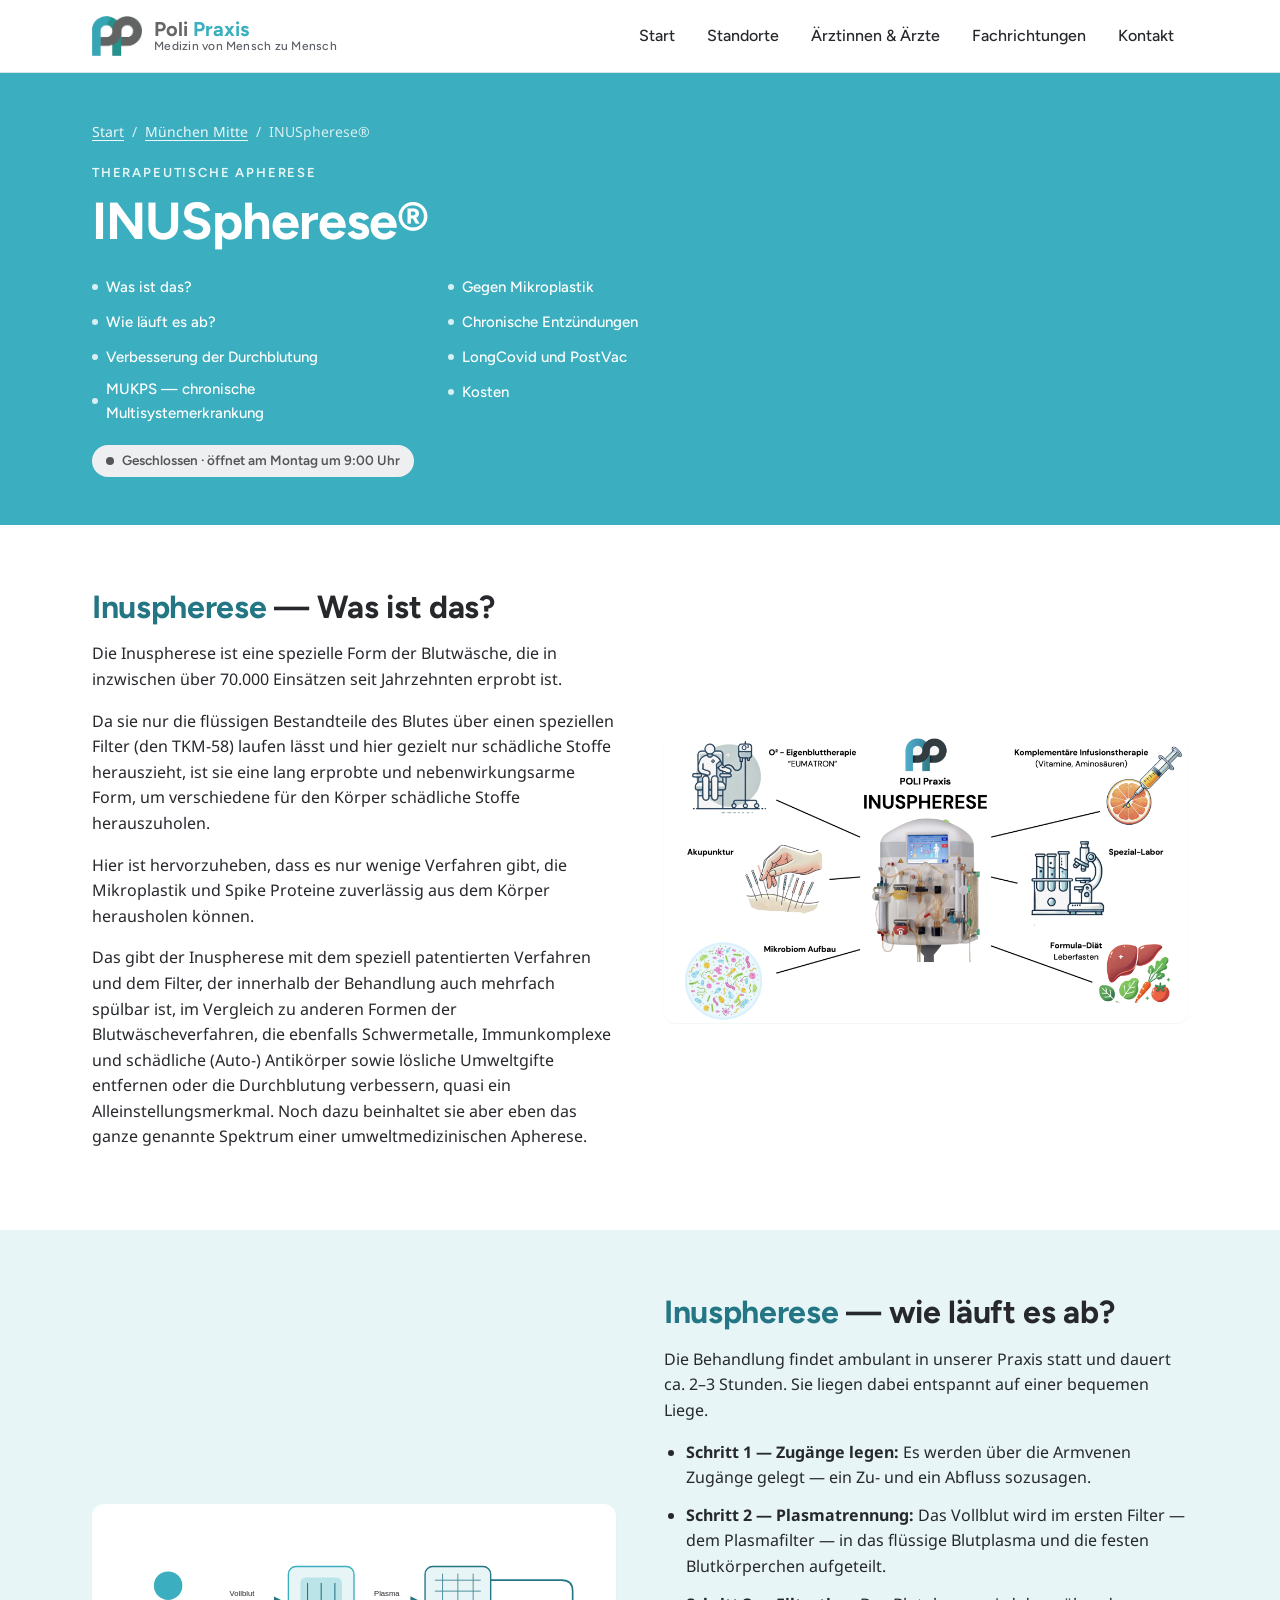
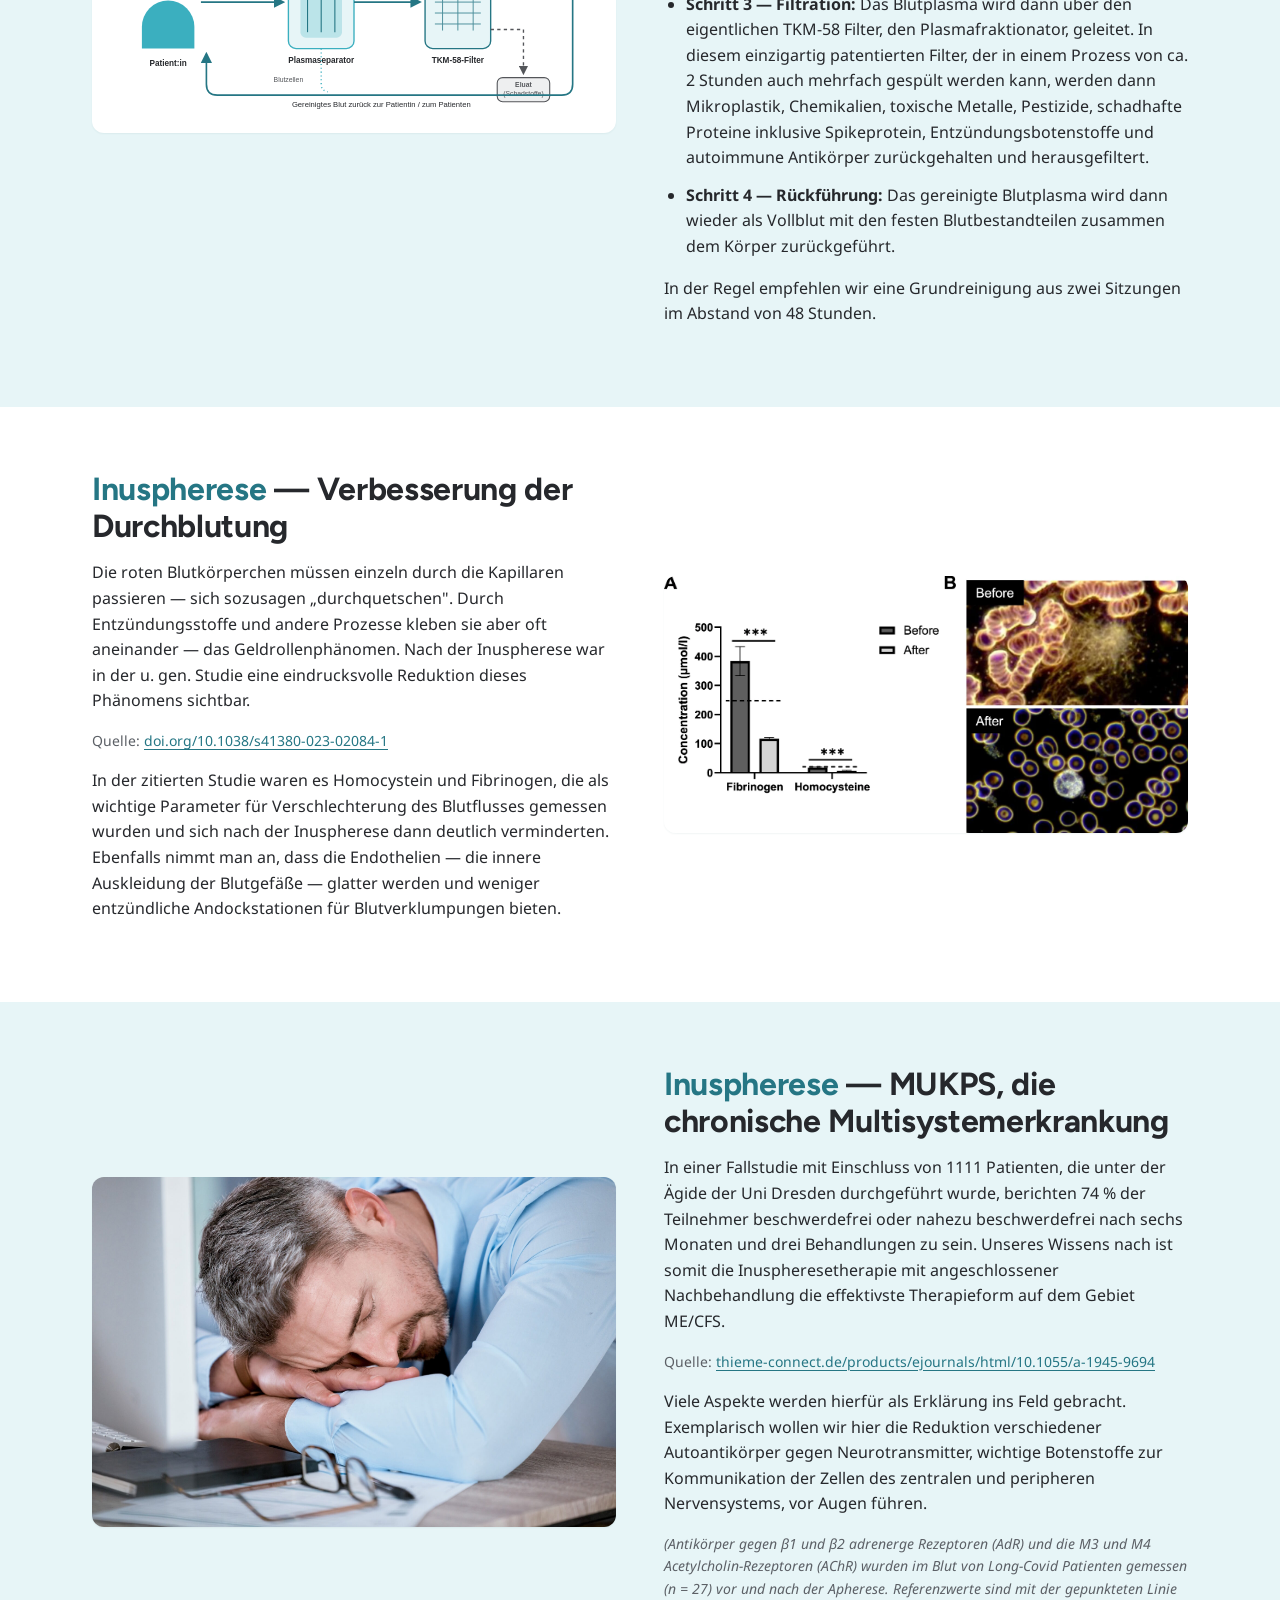
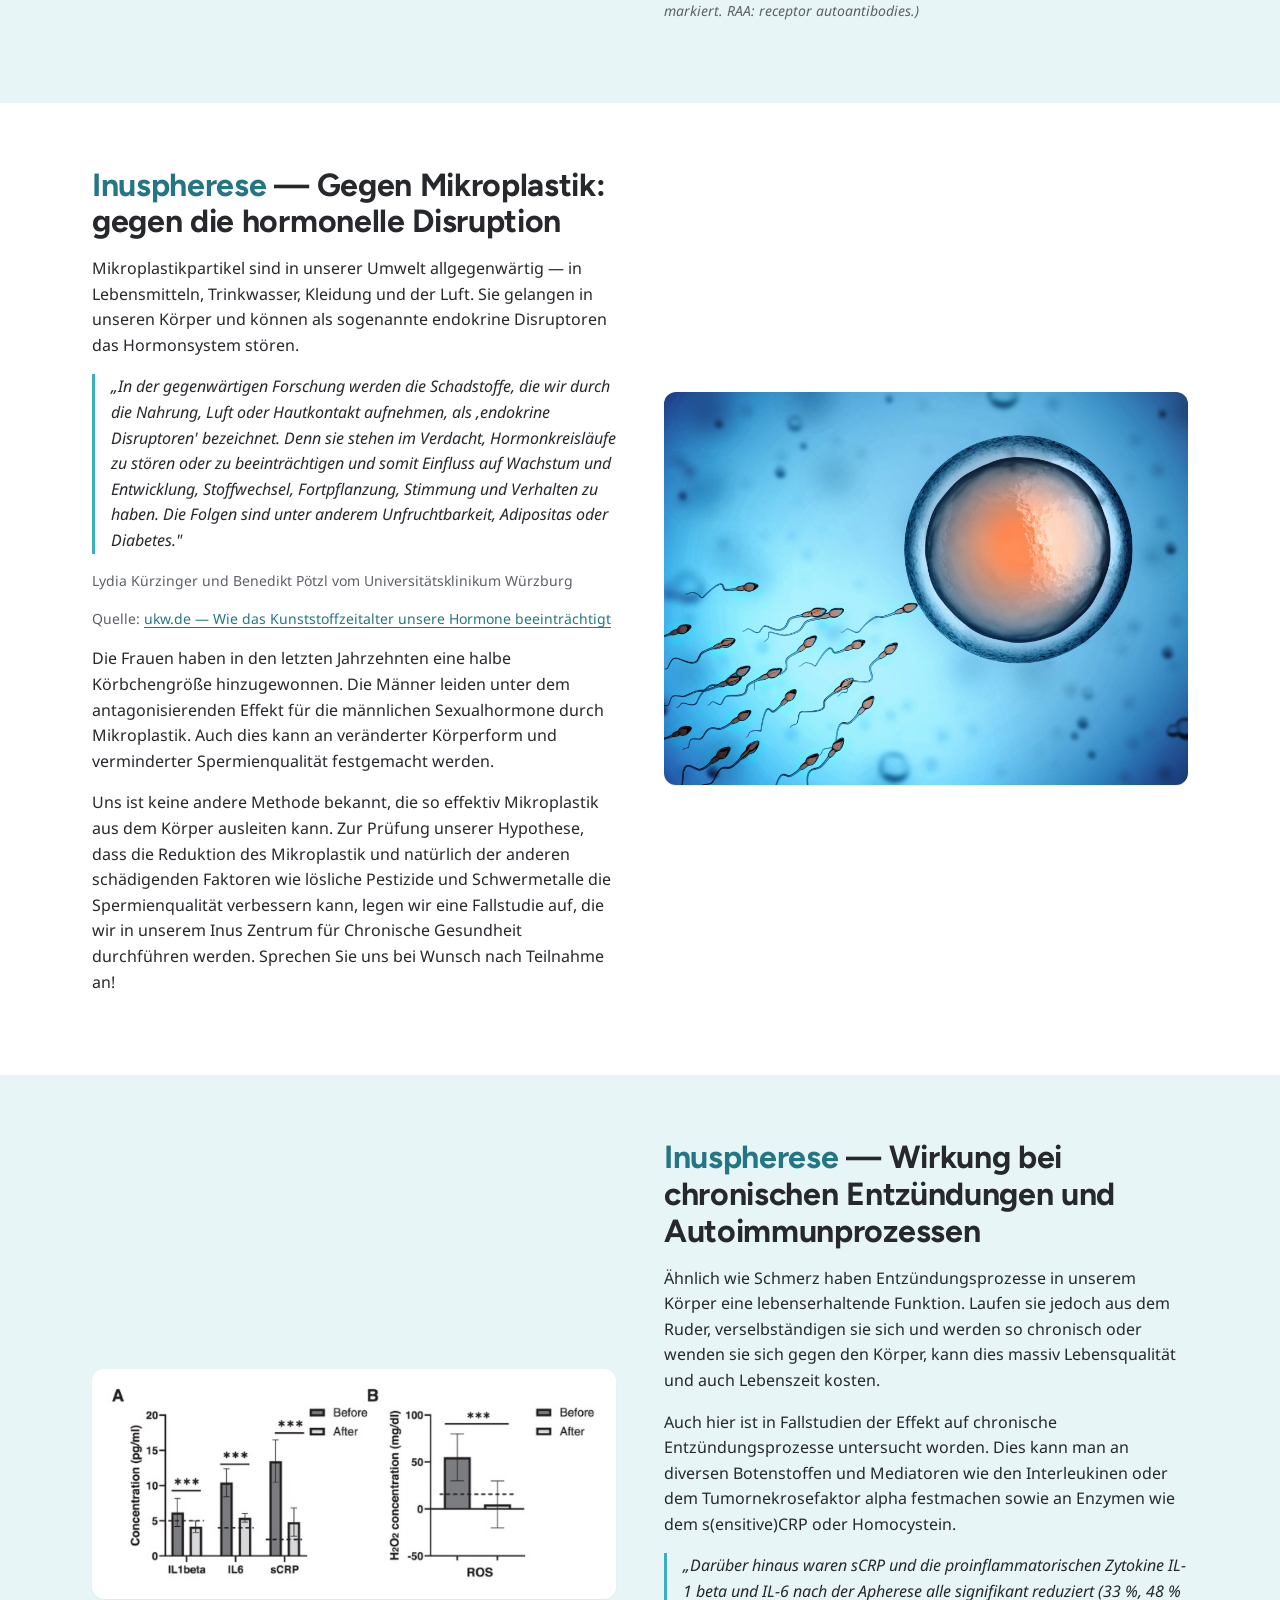
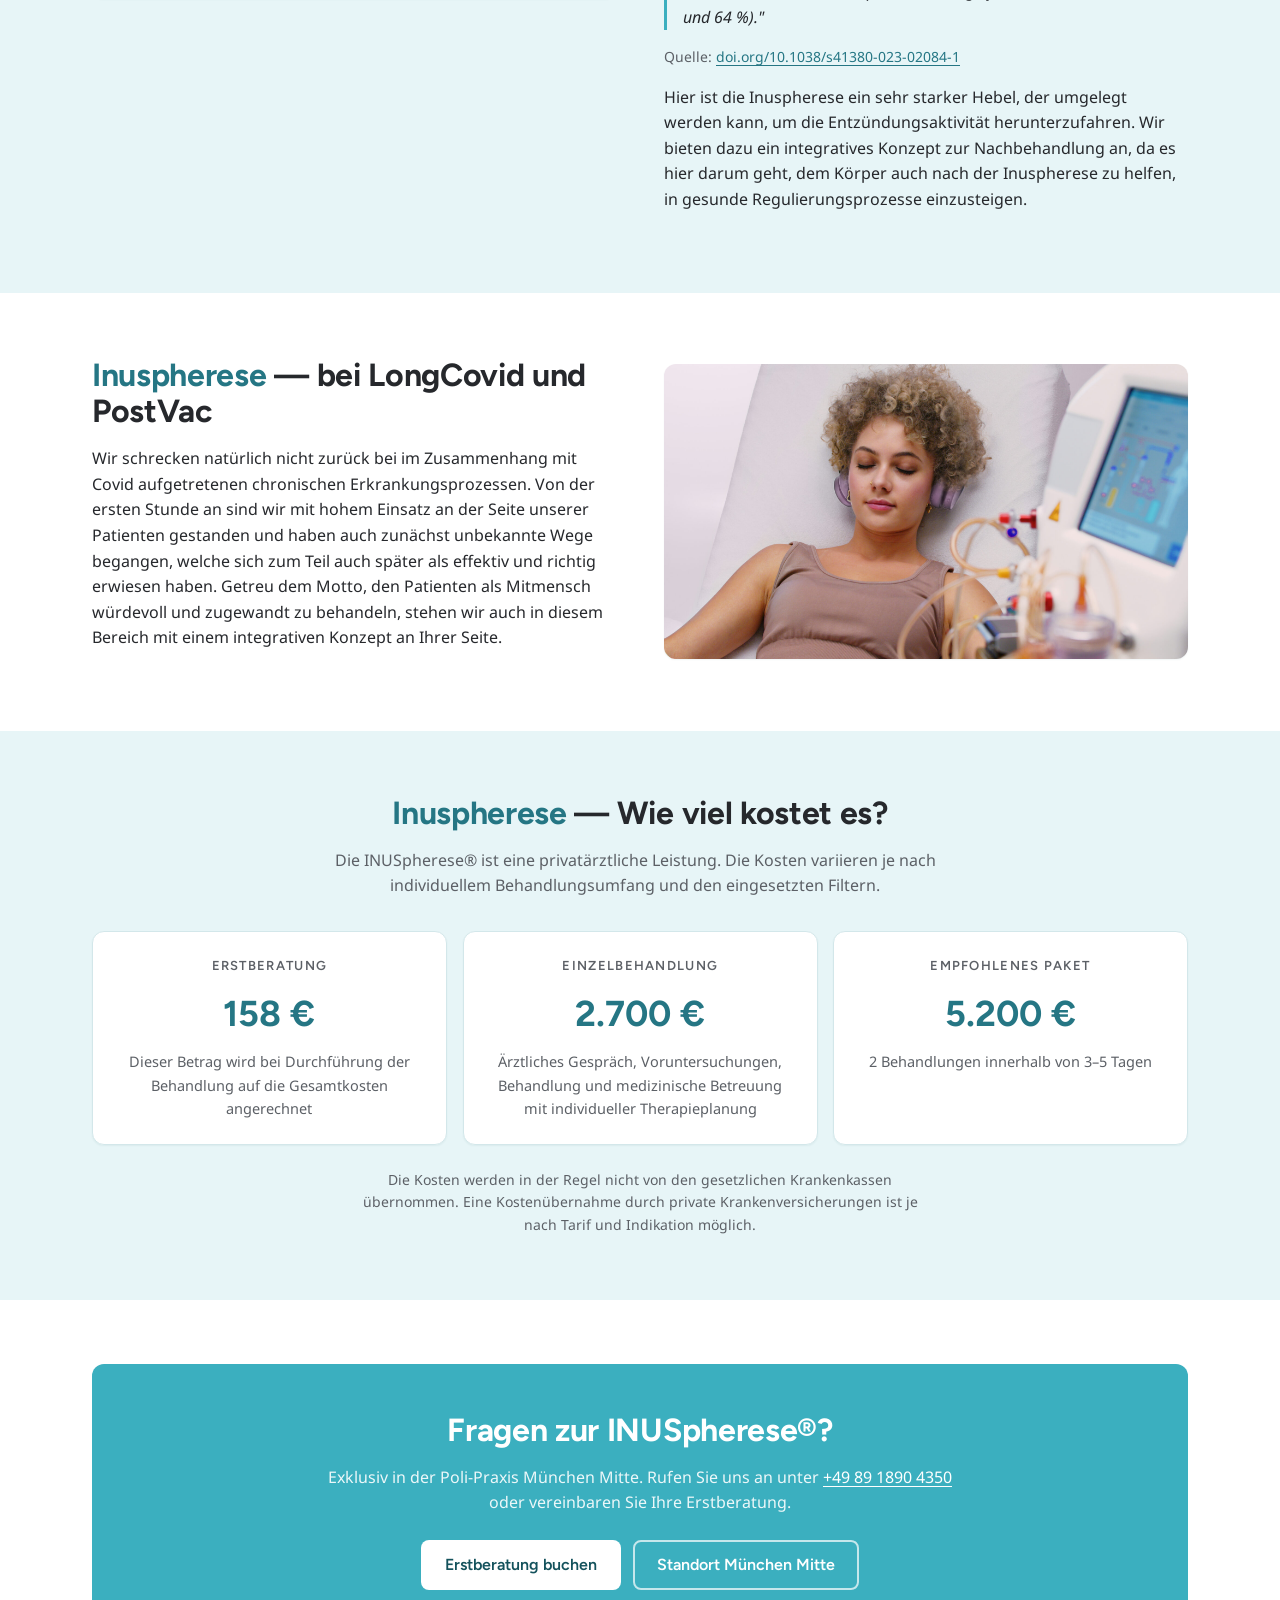
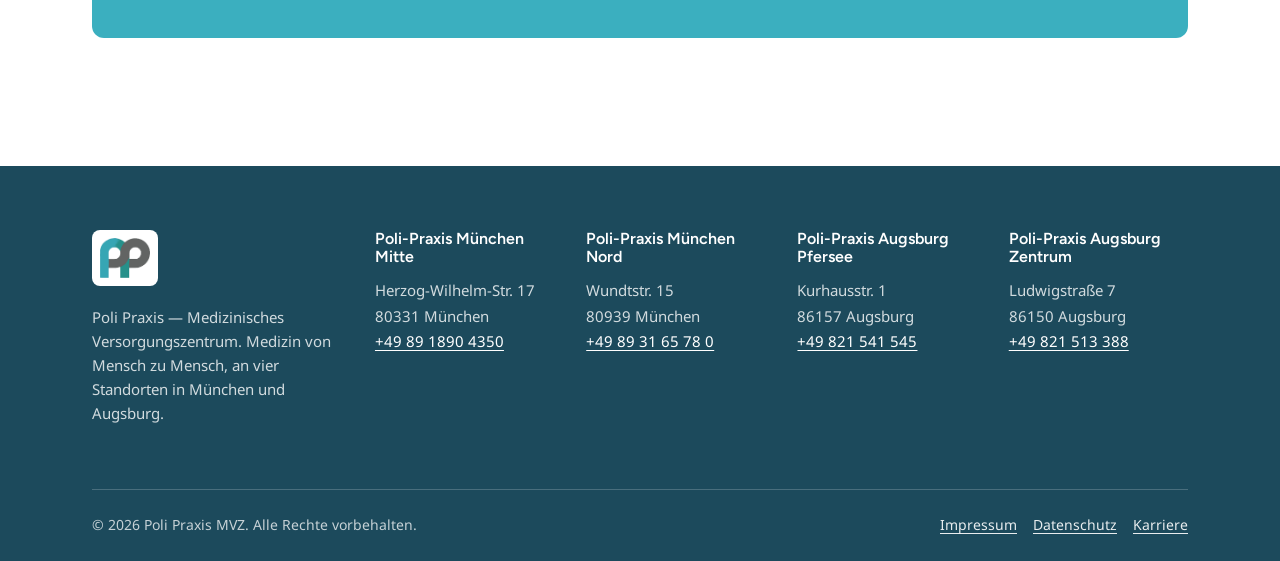
<file: inuspherese.html>
<!DOCTYPE html>
<html lang="de">
<head>
  <meta charset="UTF-8">
  <meta name="viewport" content="width=device-width, initial-scale=1">
  <title>INUSpherese® — Therapeutische Apherese | Poli Praxis München Mitte</title>
  <meta name="description" content="INUSpherese® in der Poli-Praxis München Mitte: Was ist das, wie läuft es ab, Wirkung bei Durchblutung, MUKPS/ME-CFS, Mikroplastik, chronischen Entzündungen, LongCovid und PostVac — und was es kostet.">
  <link rel="icon" type="image/png" href="assets/img/logo.png">
  <link rel="stylesheet" href="assets/css/styles.css?v=5">
</head>
<body>
  <a class="skip-link" href="#main">Zum Inhalt springen</a>

  <header class="site-header">
    <div class="container site-header__inner">
      <a class="brand" href="index.html" aria-label="Poli Praxis — Startseite">
        <img src="assets/img/logo.png" alt="" width="53" height="40">
        <span class="brand__name"><span class="brand-poli">Poli</span> <span class="brand-praxis">Praxis</span><span class="brand__sub">Medizin von Mensch zu Mensch</span></span>
      </a>
      <nav id="main-nav" class="main-nav" aria-label="Hauptnavigation">
        <ul>
          <li><a href="index.html">Start</a></li>
          <li><a href="standorte.html">Standorte</a></li>
          <li><a href="aerzte.html">Ärztinnen &amp; Ärzte</a></li>
          <li><a href="fachrichtungen.html">Fachrichtungen</a></li>
          <li><a href="index.html#kontakt" data-kontakt-trigger>Kontakt</a></li>
        </ul>
      </nav>
      <button class="nav-toggle" type="button" aria-expanded="false" aria-controls="main-nav">
        <svg width="24" height="24" viewBox="0 0 24 24" fill="none" stroke="currentColor" stroke-width="1.75" stroke-linecap="round" aria-hidden="true"><line x1="4" y1="6" x2="20" y2="6"/><line x1="4" y1="12" x2="20" y2="12"/><line x1="4" y1="18" x2="20" y2="18"/></svg>
        <span class="visually-hidden">Menü öffnen</span>
      </button>
    </div>
  </header>

  <main id="main">

    <!-- ============== PAGE HERO ============== -->
    <section class="page-hero">
      <div class="container">
        <nav class="breadcrumb" aria-label="Brotkrumen">
          <a href="index.html">Start</a> <span aria-hidden="true">/</span>
          <a href="standort-muenchen-mitte.html">München Mitte</a> <span aria-hidden="true">/</span>
          <span aria-current="page">INUSpherese®</span>
        </nav>
        <span class="eyebrow" style="color: rgba(255,255,255,.9); display: inline-block; text-transform: uppercase; letter-spacing: .14em; font-size: 13px; font-weight: 600; font-family: var(--font-heading); margin-bottom: var(--sp-2);">Therapeutische Apherese</span>
        <h1>INUSpherese®</h1>
        <ul class="toc">
          <li><a href="#was-ist-das">Was ist das?</a></li>
          <li><a href="#ablauf">Wie läuft es ab?</a></li>
          <li><a href="#durchblutung">Verbesserung der Durchblutung</a></li>
          <li><a href="#mukps">MUKPS — chronische Multisystemerkrankung</a></li>
          <li><a href="#mikroplastik">Gegen Mikroplastik</a></li>
          <li><a href="#entzuendungen">Chronische Entzündungen</a></li>
          <li><a href="#longcovid">LongCovid und PostVac</a></li>
          <li><a href="#kosten">Kosten</a></li>
        </ul>
        <span class="status-badge" data-open-status="muenchen-mitte" hidden></span>
      </div>
    </section>

    <!-- ============== WAS IST DAS? ============== -->
    <section class="section" id="was-ist-das">
      <div class="container">
        <div class="two-col">
          <div>
            <h2><span>Inuspherese</span> — Was ist das?</h2>
            <p>Die Inuspherese ist eine spezielle Form der Blutwäsche, die in inzwischen über 70.000 Einsätzen seit Jahrzehnten erprobt ist.</p>
            <p>Da sie nur die flüssigen Bestandteile des Blutes über einen speziellen Filter (den TKM-58) laufen lässt und hier gezielt nur schädliche Stoffe herauszieht, ist sie eine lang erprobte und nebenwirkungsarme Form, um verschiedene für den Körper schädliche Stoffe herauszuholen.</p>
            <p>Hier ist hervorzuheben, dass es nur wenige Verfahren gibt, die Mikroplastik und Spike Proteine zuverlässig aus dem Körper herausholen können.</p>
            <p>Das gibt der Inuspherese mit dem speziell patentierten Verfahren und dem Filter, der innerhalb der Behandlung auch mehrfach spülbar ist, im Vergleich zu anderen Formen der Blutwäscheverfahren, die ebenfalls Schwermetalle, Immunkomplexe und schädliche (Auto-) Antikörper sowie lösliche Umweltgifte entfernen oder die Durchblutung verbessern, quasi ein Alleinstellungsmerkmal. Noch dazu beinhaltet sie aber eben das ganze genannte Spektrum einer umweltmedizinischen Apherese.</p>
          </div>
          <div>
            <img src="assets/img/inuspherese-transparent.png" alt="INUSpherese® — Übersicht der begleitenden Therapien" width="1920" height="1080" loading="lazy">
          </div>
        </div>
      </div>
    </section>

    <!-- ============== WIE LÄUFT ES AB? ============== -->
    <section class="section section--tint" id="ablauf">
      <div class="container">
        <div class="two-col two-col--reverse">
          <div>
            <h2><span>Inuspherese</span> — wie läuft es ab?</h2>
            <p>Die Behandlung findet ambulant in unserer Praxis statt und dauert ca. 2–3 Stunden. Sie liegen dabei entspannt auf einer bequemen Liege.</p>
            <ul class="content-list">
              <li><strong>Schritt 1 — Zugänge legen:</strong> Es werden über die Armvenen Zugänge gelegt — ein Zu- und ein Abfluss sozusagen.</li>
              <li><strong>Schritt 2 — Plasmatrennung:</strong> Das Vollblut wird im ersten Filter — dem Plasmafilter — in das flüssige Blutplasma und die festen Blutkörperchen aufgeteilt.</li>
              <li><strong>Schritt 3 — Filtration:</strong> Das Blutplasma wird dann über den eigentlichen TKM-58 Filter, den Plasmafraktionator, geleitet. In diesem einzigartig patentierten Filter, der in einem Prozess von ca. 2 Stunden auch mehrfach gespült werden kann, werden dann Mikroplastik, Chemikalien, toxische Metalle, Pestizide, schadhafte Proteine inklusive Spikeprotein, Entzündungsbotenstoffe und autoimmune Antikörper zurückgehalten und herausgefiltert.</li>
              <li><strong>Schritt 4 — Rückführung:</strong> Das gereinigte Blutplasma wird dann wieder als Vollblut mit den festen Blutbestandteilen zusammen dem Körper zurückgeführt.</li>
            </ul>
            <p>In der Regel empfehlen wir eine Grundreinigung aus zwei Sitzungen im Abstand von 48 Stunden.</p>
          </div>
          <div style="background: #fff; border-radius: var(--radius-card); padding: var(--sp-4); box-shadow: var(--shadow-sm);">
            <img src="assets/img/inuspherese-ablauf.svg" alt="INUSpherese® Verfahren — Plasmaseparator und TKM-58-Plasmafraktionator, Schema des Blutkreislaufs während der Behandlung" width="900" height="360" loading="lazy" style="box-shadow: none;">
          </div>
        </div>
      </div>
    </section>

    <!-- ============== VERBESSERUNG DER DURCHBLUTUNG ============== -->
    <section class="section" id="durchblutung">
      <div class="container">
        <div class="two-col">
          <div>
            <h2><span>Inuspherese</span> — Verbesserung der Durchblutung</h2>
            <p>Die roten Blutkörperchen müssen einzeln durch die Kapillaren passieren — sich sozusagen „durchquetschen". Durch Entzündungsstoffe und andere Prozesse kleben sie aber oft aneinander — das Geldrollenphänomen. Nach der Inuspherese war in der u. gen. Studie eine eindrucksvolle Reduktion dieses Phänomens sichtbar.</p>
            <p class="source-note">Quelle: <a href="https://doi.org/10.1038/s41380-023-02084-1" target="_blank" rel="noopener">doi.org/10.1038/s41380-023-02084-1</a></p>
            <p>In der zitierten Studie waren es Homocystein und Fibrinogen, die als wichtige Parameter für Verschlechterung des Blutflusses gemessen wurden und sich nach der Inuspherese dann deutlich verminderten. Ebenfalls nimmt man an, dass die Endothelien — die innere Auskleidung der Blutgefäße — glatter werden und weniger entzündliche Andockstationen für Blutverklumpungen bieten.</p>
          </div>
          <div>
            <img src="assets/img/durchblutung.webp" alt="Verbesserung der Durchblutung — Fibrinogen- und Homocystein-Reduktion sowie Dunkelfeldmikroskopie vor und nach INUSpherese®" loading="lazy">
          </div>
        </div>
      </div>
    </section>

    <!-- ============== MUKPS ============== -->
    <section class="section section--tint" id="mukps">
      <div class="container">
        <div class="two-col two-col--reverse">
          <div>
            <h2><span>Inuspherese</span> — MUKPS, die chronische Multisystemerkrankung</h2>
            <p>In einer Fallstudie mit Einschluss von 1111 Patienten, die unter der Ägide der Uni Dresden durchgeführt wurde, berichten 74&nbsp;% der Teilnehmer beschwerdefrei oder nahezu beschwerdefrei nach sechs Monaten und drei Behandlungen zu sein. Unseres Wissens nach ist somit die Inuspheresetherapie mit angeschlossener Nachbehandlung die effektivste Therapieform auf dem Gebiet ME/CFS.</p>
            <p class="source-note">Quelle: <a href="https://www.thieme-connect.de/products/ejournals/html/10.1055/a-1945-9694" target="_blank" rel="noopener">thieme-connect.de/products/ejournals/html/10.1055/a-1945-9694</a></p>
            <p>Viele Aspekte werden hierfür als Erklärung ins Feld gebracht. Exemplarisch wollen wir hier die Reduktion verschiedener Autoantikörper gegen Neurotransmitter, wichtige Botenstoffe zur Kommunikation der Zellen des zentralen und peripheren Nervensystems, vor Augen führen.</p>
            <p class="source-note" style="font-style: italic;">(Antikörper gegen β1 und β2 adrenerge Rezeptoren (AdR) und die M3 und M4 Acetylcholin-Rezeptoren (AChR) wurden im Blut von Long-Covid Patienten gemessen (n = 27) vor und nach der Apherese. Referenzwerte sind mit der gepunkteten Linie markiert. RAA: receptor autoantibodies.)</p>
          </div>
          <div>
            <img src="assets/img/iStock-1366761335-1.jpg" alt="Erschöpfung und Müdigkeit — Symptome chronischer Multisystemerkrankungen" loading="lazy">
          </div>
        </div>
      </div>
    </section>

    <!-- ============== MIKROPLASTIK ============== -->
    <section class="section" id="mikroplastik">
      <div class="container">
        <div class="two-col">
          <div>
            <h2><span>Inuspherese</span> — Gegen Mikroplastik: gegen die hormonelle Disruption</h2>
            <p>Mikroplastikpartikel sind in unserer Umwelt allgegenwärtig — in Lebensmitteln, Trinkwasser, Kleidung und der Luft. Sie gelangen in unseren Körper und können als sogenannte endokrine Disruptoren das Hormonsystem stören.</p>
            <blockquote class="quote-teal">„In der gegenwärtigen Forschung werden die Schadstoffe, die wir durch die Nahrung, Luft oder Hautkontakt aufnehmen, als ‚endokrine Disruptoren' bezeichnet. Denn sie stehen im Verdacht, Hormonkreisläufe zu stören oder zu beeinträchtigen und somit Einfluss auf Wachstum und Entwicklung, Stoffwechsel, Fortpflanzung, Stimmung und Verhalten zu haben. Die Folgen sind unter anderem Unfruchtbarkeit, Adipositas oder Diabetes."</blockquote>
            <p class="source-note">Lydia Kürzinger und Benedikt Pötzl vom Universitätsklinikum Würzburg</p>
            <p class="source-note">Quelle: <a href="https://www.ukw.de/aktuelle-meldungen/detail/news/wie-das-kunststoffzeitalter-unsere-hormone-beeintraechtigt/" target="_blank" rel="noopener">ukw.de — Wie das Kunststoffzeitalter unsere Hormone beeinträchtigt</a></p>
            <p>Die Frauen haben in den letzten Jahrzehnten eine halbe Körbchengröße hinzugewonnen. Die Männer leiden unter dem antagonisierenden Effekt für die männlichen Sexualhormone durch Mikroplastik. Auch dies kann an veränderter Körperform und verminderter Spermienqualität festgemacht werden.</p>
            <p>Uns ist keine andere Methode bekannt, die so effektiv Mikroplastik aus dem Körper ausleiten kann. Zur Prüfung unserer Hypothese, dass die Reduktion des Mikroplastik und natürlich der anderen schädigenden Faktoren wie lösliche Pestizide und Schwermetalle die Spermienqualität verbessern kann, legen wir eine Fallstudie auf, die wir in unserem Inus Zentrum für Chronische Gesundheit durchführen werden. Sprechen Sie uns bei Wunsch nach Teilnahme an!</p>
          </div>
          <div>
            <img src="assets/img/iStock-472035843.jpg" alt="Mikroplastik und Fruchtbarkeit — Auswirkungen auf die Reproduktion" loading="lazy">
          </div>
        </div>
      </div>
    </section>

    <!-- ============== CHRONISCHE ENTZÜNDUNGEN ============== -->
    <section class="section section--tint" id="entzuendungen">
      <div class="container">
        <div class="two-col two-col--reverse">
          <div>
            <h2><span>Inuspherese</span> — Wirkung bei chronischen Entzündungen und Autoimmunprozessen</h2>
            <p>Ähnlich wie Schmerz haben Entzündungsprozesse in unserem Körper eine lebenserhaltende Funktion. Laufen sie jedoch aus dem Ruder, verselbständigen sie sich und werden so chronisch oder wenden sie sich gegen den Körper, kann dies massiv Lebensqualität und auch Lebenszeit kosten.</p>
            <p>Auch hier ist in Fallstudien der Effekt auf chronische Entzündungsprozesse untersucht worden. Dies kann man an diversen Botenstoffen und Mediatoren wie den Interleukinen oder dem Tumornekrosefaktor alpha festmachen sowie an Enzymen wie dem s(ensitive)CRP oder Homocystein.</p>
            <blockquote class="quote-teal">„Darüber hinaus waren sCRP und die proinflammatorischen Zytokine IL-1 beta und IL-6 nach der Apherese alle signifikant reduziert (33&nbsp;%, 48&nbsp;% und 64&nbsp;%)."</blockquote>
            <p class="source-note">Quelle: <a href="https://doi.org/10.1038/s41380-023-02084-1" target="_blank" rel="noopener">doi.org/10.1038/s41380-023-02084-1</a></p>
            <p>Hier ist die Inuspherese ein sehr starker Hebel, der umgelegt werden kann, um die Entzündungsaktivität herunterzufahren. Wir bieten dazu ein integratives Konzept zur Nachbehandlung an, da es hier darum geht, dem Körper auch nach der Inuspherese zu helfen, in gesunde Regulierungsprozesse einzusteigen.</p>
          </div>
          <div style="background: #fff; border-radius: var(--radius-card); padding: var(--sp-4); box-shadow: var(--shadow-sm);">
            <img src="assets/img/autoimmun.jpg" alt="Reduktion von Entzündungsmarkern IL1beta, IL6, sCRP und ROS nach INUSpherese®" loading="lazy" style="box-shadow: none;">
          </div>
        </div>
      </div>
    </section>

    <!-- ============== LONGCOVID ============== -->
    <section class="section" id="longcovid">
      <div class="container">
        <div class="two-col">
          <div>
            <h2><span>Inuspherese</span> — bei LongCovid und PostVac</h2>
            <p>Wir schrecken natürlich nicht zurück bei im Zusammenhang mit Covid aufgetretenen chronischen Erkrankungsprozessen. Von der ersten Stunde an sind wir mit hohem Einsatz an der Seite unserer Patienten gestanden und haben auch zunächst unbekannte Wege begangen, welche sich zum Teil auch später als effektiv und richtig erwiesen haben. Getreu dem Motto, den Patienten als Mitmensch würdevoll und zugewandt zu behandeln, stehen wir auch in diesem Bereich mit einem integrativen Konzept an Ihrer Seite.</p>
          </div>
          <div>
            <img src="assets/img/Treatment-4-4800x2700px.jpg" alt="INUSpherese®-Behandlung in der Praxis" loading="lazy">
          </div>
        </div>
      </div>
    </section>

    <!-- ============== KOSTEN ============== -->
    <section class="section section--tint" id="kosten">
      <div class="container">
        <div class="section-head" style="margin-inline: auto; text-align: center;">
          <h2><span class="accent">Inuspherese</span> — Wie viel kostet es?</h2>
          <p>Die INUSpherese® ist eine privatärztliche Leistung. Die Kosten variieren je nach individuellem Behandlungsumfang und den eingesetzten Filtern.</p>
        </div>
        <div class="info-grid">
          <div class="info-card price-card">
            <p class="price-label">Erstberatung</p>
            <p class="price">158&nbsp;€</p>
            <p class="price-note">Dieser Betrag wird bei Durchführung der Behandlung auf die Gesamtkosten angerechnet</p>
          </div>
          <div class="info-card price-card">
            <p class="price-label">Einzelbehandlung</p>
            <p class="price">2.700&nbsp;€</p>
            <p class="price-note">Ärztliches Gespräch, Voruntersuchungen, Behandlung und medizinische Betreuung mit individueller Therapieplanung</p>
          </div>
          <div class="info-card price-card">
            <p class="price-label">Empfohlenes Paket</p>
            <p class="price">5.200&nbsp;€</p>
            <p class="price-note">2 Behandlungen innerhalb von 3–5 Tagen</p>
          </div>
        </div>
        <p class="source-note" style="text-align: center; margin: var(--sp-5) auto 0;">Die Kosten werden in der Regel nicht von den gesetzlichen Krankenkassen übernommen. Eine Kostenübernahme durch private Krankenversicherungen ist je nach Tarif und Indikation möglich.</p>
      </div>
    </section>

    <!-- ============== CTA ============== -->
    <section class="section" aria-label="Termin vereinbaren">
      <div class="container">
        <div class="cta-band">
          <h2>Fragen zur INUSpherese®?</h2>
          <p>Exklusiv in der Poli-Praxis München Mitte. Rufen Sie uns an unter <a href="tel:+498918904350" style="color:#fff;">+49 89 1890 4350</a> oder vereinbaren Sie Ihre Erstberatung.</p>
          <div class="cta-band__actions">
            <a class="btn btn--primary" href="https://www.doctolib.de/medizinisches-versorgungszentrum-mvz/muenchen/poli-praxis-mvz-muenchen/booking/specialities?source=profile" target="_blank" rel="noopener">Erstberatung buchen</a>
            <a class="btn btn--ghost-light" href="standort-muenchen-mitte.html">Standort München Mitte</a>
          </div>
        </div>
      </div>
    </section>

  </main>

  <footer class="site-footer" id="kontakt">
    <div class="container">
      <div class="footer-grid">
        <div class="footer-brand">
          <a href="index.html" class="footer-logo-link" aria-label="Zur Startseite"><img src="assets/img/logo.png" alt="Poli Praxis Logo" width="59" height="44"></a>
          <p>Poli Praxis — Medizinisches Versorgungszentrum. Medizin von Mensch zu Mensch, an vier Standorten in München und Augsburg.</p>
        </div>
        <div class="footer-office">
          <h3>Poli-Praxis München Mitte</h3>
          <address>Herzog-Wilhelm-Str. 17<br>80331 München</address>
          <a href="tel:+498918904350">+49 89 1890 4350</a>
        </div>
        <div class="footer-office">
          <h3>Poli-Praxis München Nord</h3>
          <address>Wundtstr. 15<br>80939 München</address>
          <a href="tel:+49893165780">+49 89 31 65 78 0</a>
        </div>
        <div class="footer-office">
          <h3>Poli-Praxis Augsburg Pfersee</h3>
          <address>Kurhausstr. 1<br>86157 Augsburg</address>
          <a href="tel:+49821541545">+49 821 541 545</a>
        </div>
        <div class="footer-office">
          <h3>Poli-Praxis Augsburg Zentrum</h3>
          <address>Ludwigstraße 7<br>86150 Augsburg</address>
          <a href="tel:+49821513388">+49 821 513 388</a>
        </div>
      </div>
      <div class="footer-bottom">
        <p class="mb-0">© 2026 Poli Praxis MVZ. Alle Rechte vorbehalten.</p>
        <ul>
          <li><a href="impressum.html">Impressum</a></li>
          <li><a href="datenschutz.html">Datenschutz</a></li>
          <li><a href="#">Karriere</a></li>
        </ul>
      </div>
    </div>
  </footer>

  <script src="assets/js/main.js?v=5"></script>
</body>
</html>
</file>
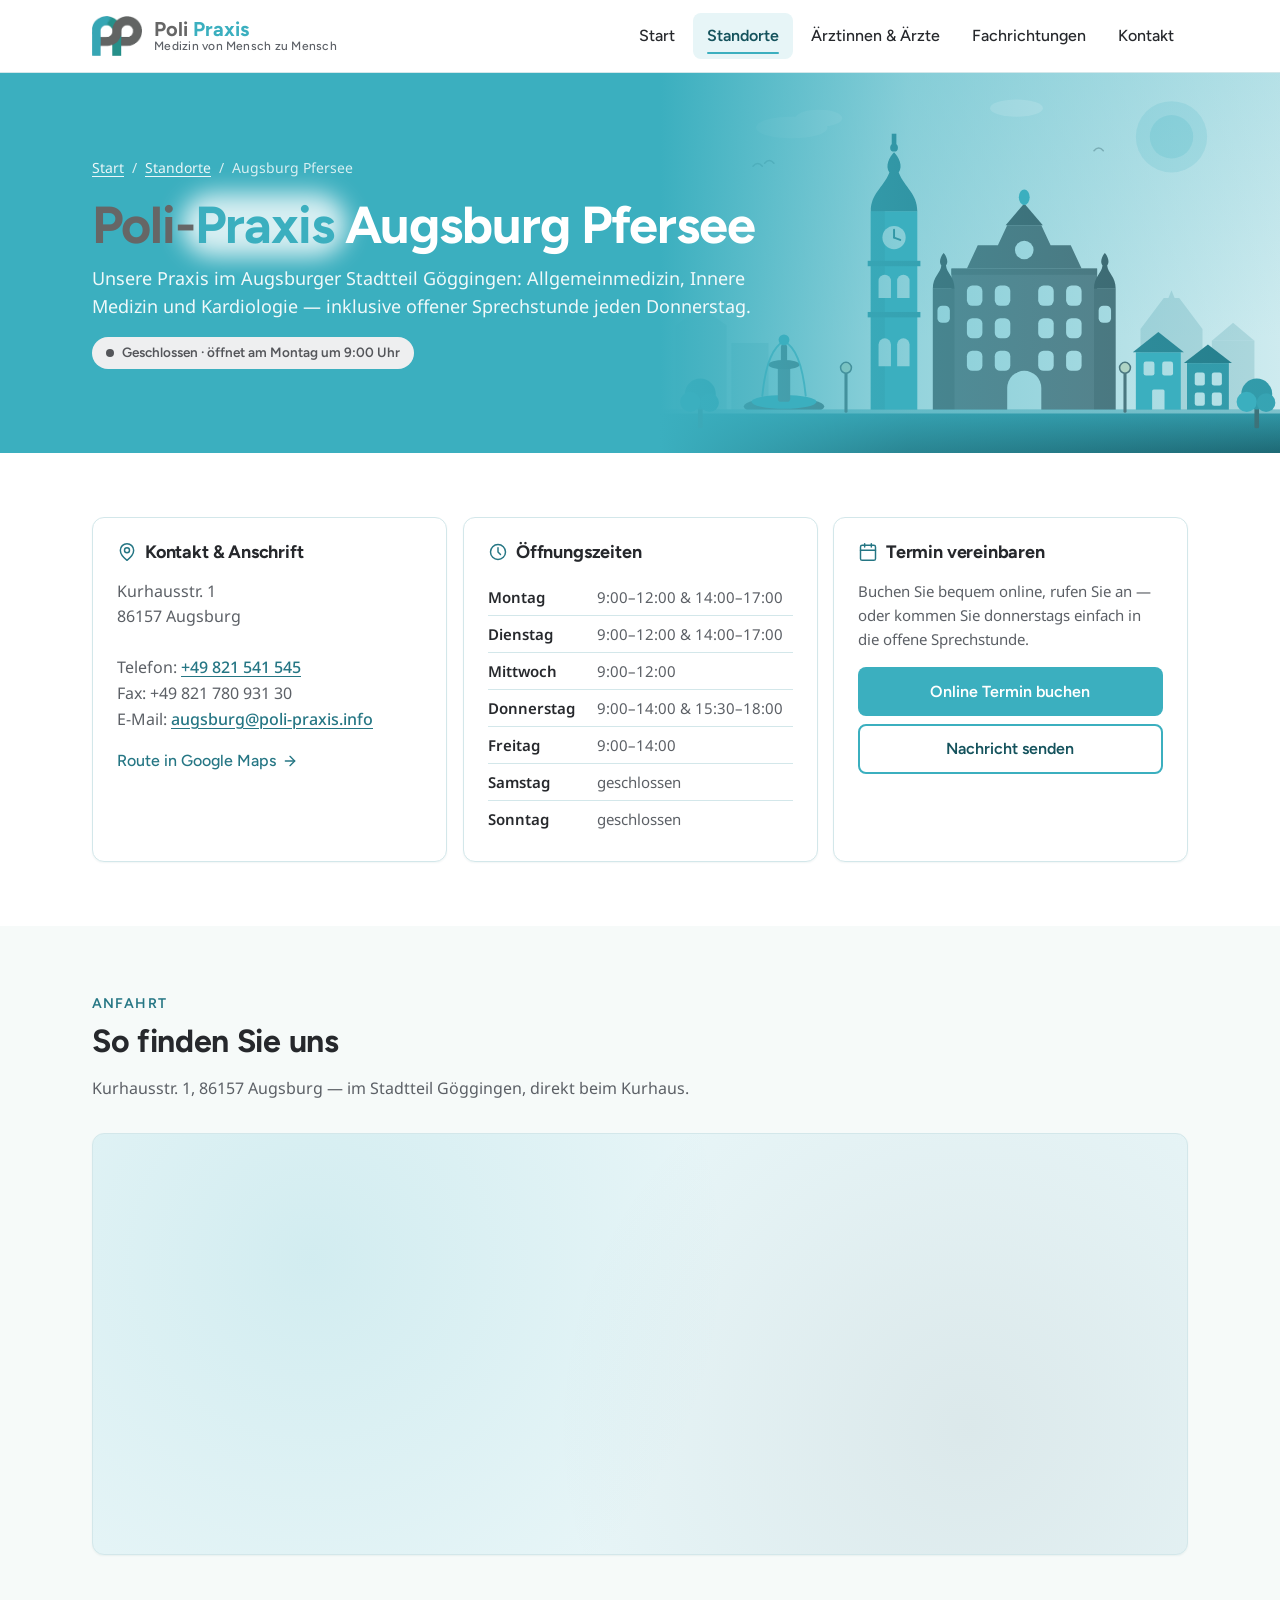
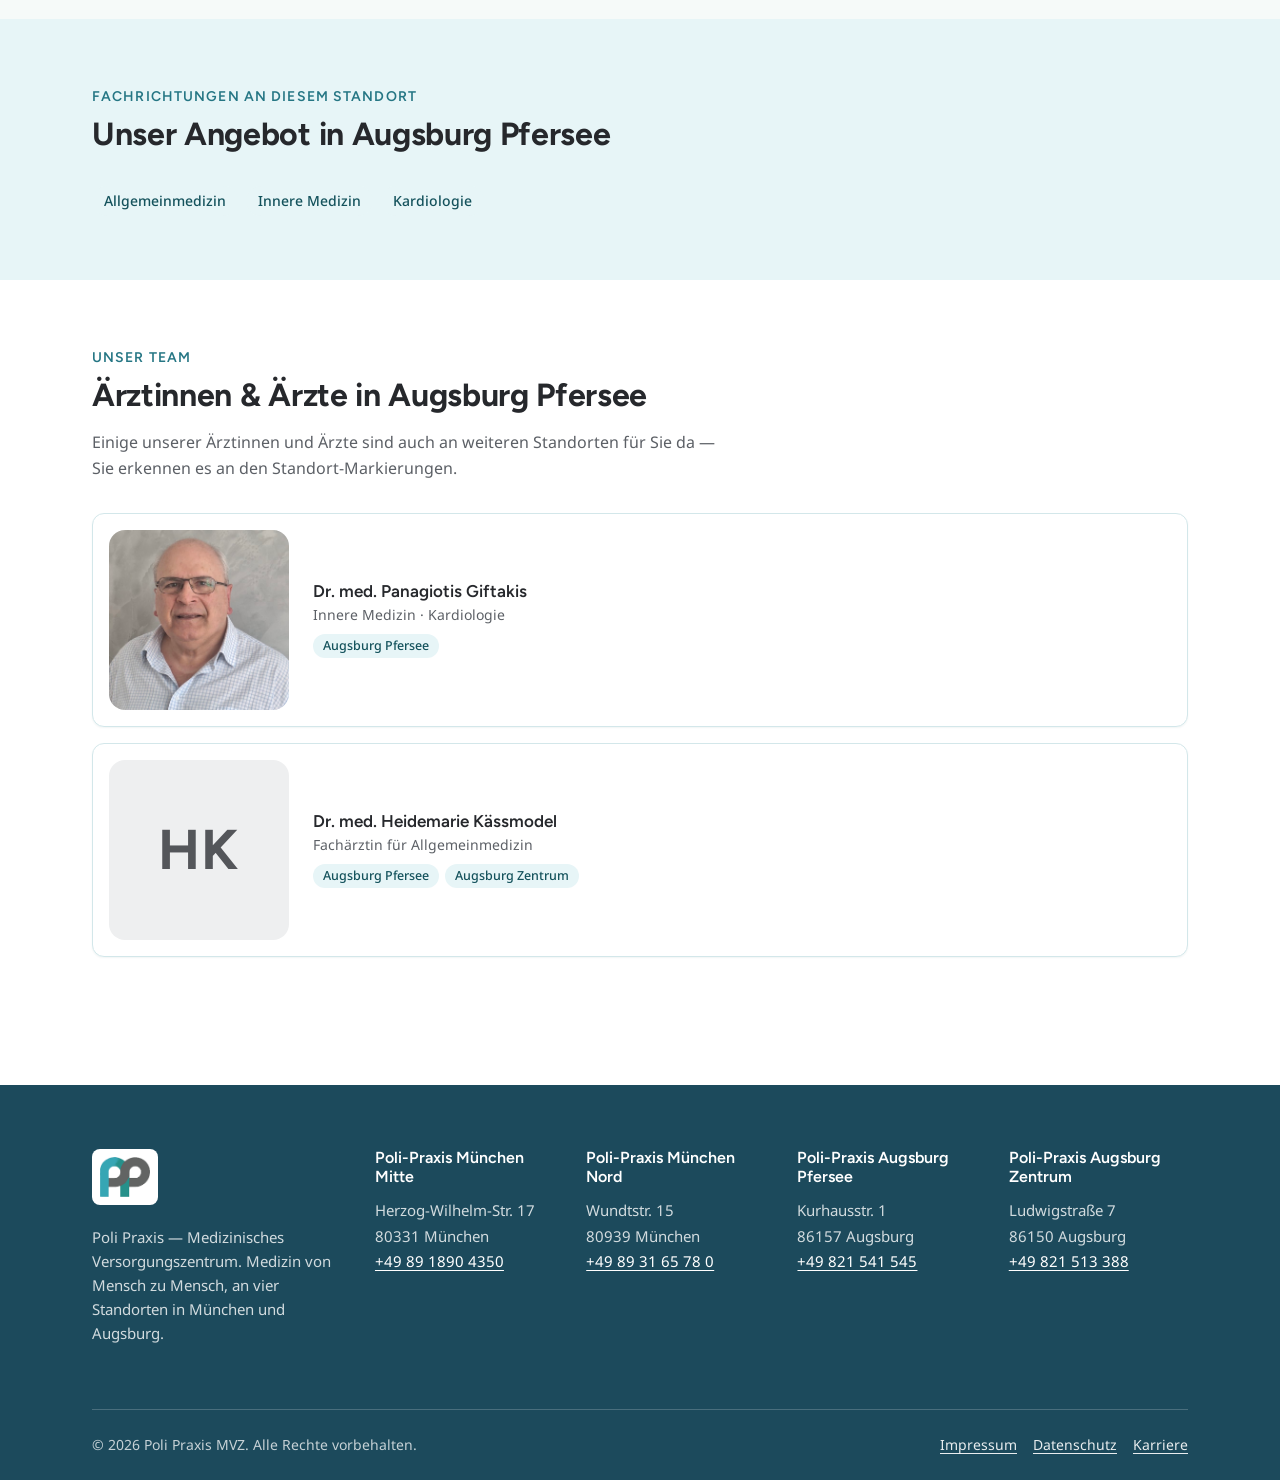
<file: standort-augsburg-pfersee.html>
<!DOCTYPE html>
<html lang="de">
<head>
  <meta charset="UTF-8">
  <meta name="viewport" content="width=device-width, initial-scale=1">
  <title>Poli-Praxis Augsburg Pfersee — Kurhausstr. 1 | Poli Praxis</title>
  <meta name="description" content="Poli-Praxis Augsburg Pfersee in Göggingen, Kurhausstr. 1: Allgemeinmedizin, Kardiologie, Orthopädie und Reha-Medizin — Adresse, Öffnungszeiten und Ärzteteam.">
  <link rel="icon" type="image/png" href="assets/img/logo.png">
  <link rel="stylesheet" href="assets/css/styles.css?v=5">
</head>
<body>
  <a class="skip-link" href="#main">Zum Inhalt springen</a>

  <header class="site-header">
    <div class="container site-header__inner">
      <a class="brand" href="index.html" aria-label="Poli Praxis — Startseite">
        <img src="assets/img/logo.png" alt="" width="53" height="40">
        <span class="brand__name"><span class="brand-poli">Poli</span> <span class="brand-praxis">Praxis</span><span class="brand__sub">Medizin von Mensch zu Mensch</span></span>
      </a>
      <nav id="main-nav" class="main-nav" aria-label="Hauptnavigation">
        <ul>
          <li><a href="index.html">Start</a></li>
          <li><a href="standorte.html" aria-current="page">Standorte</a></li>
          <li><a href="aerzte.html">Ärztinnen &amp; Ärzte</a></li>
          <li><a href="fachrichtungen.html">Fachrichtungen</a></li>
          <li><a href="index.html#kontakt" data-kontakt-trigger>Kontakt</a></li>
        </ul>
      </nav>
      <button class="nav-toggle" type="button" aria-expanded="false" aria-controls="main-nav">
        <svg width="24" height="24" viewBox="0 0 24 24" fill="none" stroke="currentColor" stroke-width="1.75" stroke-linecap="round" aria-hidden="true"><line x1="4" y1="6" x2="20" y2="6"/><line x1="4" y1="12" x2="20" y2="12"/><line x1="4" y1="18" x2="20" y2="18"/></svg>
        <span class="visually-hidden">Menü öffnen</span>
      </button>
    </div>
  </header>

  <main id="main">

    <section class="page-hero page-hero--augsburg">
      <div class="page-hero__art" aria-hidden="true"></div>
      <div class="container">
        <nav class="breadcrumb" aria-label="Brotkrumen">
          <a href="index.html">Start</a> <span aria-hidden="true">/</span>
          <a href="standorte.html">Standorte</a> <span aria-hidden="true">/</span>
          <span aria-current="page">Augsburg Pfersee</span>
        </nav>
        <h1><span class="brand-poli">Poli-</span><span class="brand-praxis">Praxis</span> Augsburg Pfersee</h1>
        <p class="lead">Unsere Praxis im Augsburger Stadtteil Göggingen: Allgemeinmedizin, Innere Medizin und Kardiologie — inklusive offener Sprechstunde jeden Donnerstag.</p>
        <span class="status-badge" data-open-status="augsburg" hidden></span>
      </div>
    </section>

    <section class="section">
      <div class="container">
        <div class="info-grid">
          <div class="info-card" id="kontakt-anschrift">
            <h2>
              <svg width="20" height="20" viewBox="0 0 24 24" fill="none" stroke="currentColor" stroke-width="1.75" stroke-linecap="round" stroke-linejoin="round" aria-hidden="true"><path d="M20 10c0 6-8 12-8 12s-8-6-8-12a8 8 0 0 1 16 0Z"/><circle cx="12" cy="10" r="3"/></svg>
              Kontakt &amp; Anschrift
            </h2>
            <address>
              Kurhausstr. 1<br>
              86157 Augsburg<br><br>
              Telefon: <a href="tel:+49821541545">+49 821 541 545</a><br>
              Fax: +49 821 780 931 30<br>
              E-Mail: <a href="mailto:augsburg@poli-praxis.info">augsburg@poli-praxis.info</a>
            </address>
            <p style="margin-top: var(--sp-4);">
              <a class="text-link" href="https://www.google.com/maps/search/?api=1&amp;query=Kurhausstr.+1,+86157+Augsburg" target="_blank" rel="noopener">Route in Google Maps
                <svg width="16" height="16" viewBox="0 0 24 24" fill="none" stroke="currentColor" stroke-width="2" stroke-linecap="round" stroke-linejoin="round" aria-hidden="true"><path d="M5 12h14"/><path d="m12 5 7 7-7 7"/></svg>
              </a>
            </p>
          </div>

          <div class="info-card">
            <h2>
              <svg width="20" height="20" viewBox="0 0 24 24" fill="none" stroke="currentColor" stroke-width="1.75" stroke-linecap="round" stroke-linejoin="round" aria-hidden="true"><circle cx="12" cy="12" r="9"/><path d="M12 7v5l3 3"/></svg>
              Öffnungszeiten
            </h2>
            <table class="hours-table">
              <tbody>
                <tr><th scope="row">Montag</th><td>9:00–12:00 &amp; 14:00–17:00</td></tr>
                <tr><th scope="row">Dienstag</th><td>9:00–12:00 &amp; 14:00–17:00</td></tr>
                <tr><th scope="row">Mittwoch</th><td>9:00–12:00</td></tr>
                <tr><th scope="row">Donnerstag</th><td>9:00–14:00 &amp; 15:30–18:00</td></tr>
                <tr><th scope="row">Freitag</th><td>9:00–14:00</td></tr>
                <tr><th scope="row">Samstag</th><td>geschlossen</td></tr>
                <tr><th scope="row">Sonntag</th><td>geschlossen</td></tr>
              </tbody>
            </table>
          </div>

          <div class="info-card">
            <h2>
              <svg width="20" height="20" viewBox="0 0 24 24" fill="none" stroke="currentColor" stroke-width="1.75" stroke-linecap="round" stroke-linejoin="round" aria-hidden="true"><rect x="3" y="4" width="18" height="18" rx="2"/><path d="M16 2v4"/><path d="M8 2v4"/><path d="M3 10h18"/></svg>
              Termin vereinbaren
            </h2>
            <p style="color: var(--pp-text-muted); font-size: 15px;">Buchen Sie bequem online, rufen Sie an — oder kommen Sie donnerstags einfach in die offene Sprechstunde.</p>
            <div class="info-card__actions">
              <a class="btn btn--primary" href="https://www.doctolib.de/medizinisches-versorgungszentrum-mvz/augsburg/poli-praxis-mvz-augsburg-augsburg/booking/specialities?source=profile" target="_blank" rel="noopener">Online Termin buchen</a>
              <a class="btn btn--secondary" href="https://www.doctolib.de/praxis/augsburg/poli-praxis-mvz-augsburg/patient-request/patient-authentication?messagingProfileId=eyJfcmFpbHMiOnsibWVzc2FnZSI6Ik1UZ3lPVEV3TXpReSIsImV4cCI6bnVsbCwicHVyIjoicGF0aWVudF9tZXNzYWdpbmdfcHJvL3Byb2ZpbGUifX0--6521f85fde4b1f743364b0e6f916bac147287a19af0dc5551dd709de862a710c&amp;category=message" target="_blank" rel="noopener">Nachricht senden</a>
            </div>
          </div>
        </div>
      </div>
    </section>

    <section class="section section--surface" aria-labelledby="map-heading">
      <div class="container">
        <div class="section-head">
          <span class="eyebrow">Anfahrt</span>
          <h2 id="map-heading">So finden Sie uns</h2>
          <p>Kurhausstr. 1, 86157 Augsburg — im Stadtteil Göggingen, direkt beim Kurhaus.</p>
        </div>
        <div class="map-embed" data-map-query="Poli Praxis, Kurhausstr. 1, 86157 Augsburg" data-map-title="Karte: Poli-Praxis Augsburg, Kurhausstr. 1">
          <div class="map-embed__placeholder">
            <svg width="40" height="40" viewBox="0 0 24 24" fill="none" stroke="currentColor" stroke-width="1.75" stroke-linecap="round" stroke-linejoin="round" aria-hidden="true"><path d="M20 10c0 6-8 12-8 12s-8-6-8-12a8 8 0 0 1 16 0Z"/><circle cx="12" cy="10" r="3"/></svg>
            <p>Die interaktive Karte wird geladen …</p>
            <a class="text-link" href="https://www.google.com/maps/search/?api=1&amp;query=Kurhausstr.+1,+86157+Augsburg" target="_blank" rel="noopener">In Google Maps öffnen
              <svg width="16" height="16" viewBox="0 0 24 24" fill="none" stroke="currentColor" stroke-width="2" stroke-linecap="round" stroke-linejoin="round" aria-hidden="true"><path d="M5 12h14"/><path d="m12 5 7 7-7 7"/></svg>
            </a>
          </div>
        </div>
      </div>
    </section>

    <section class="section section--tint">
      <div class="container">
        <div class="section-head">
          <span class="eyebrow">Fachrichtungen an diesem Standort</span>
          <h2>Unser Angebot in Augsburg Pfersee</h2>
        </div>
        <ul class="office-card__chips" aria-label="Fachrichtungen">
          <li class="chip">Allgemeinmedizin</li>
          <li class="chip">Innere Medizin</li>
          <li class="chip">Kardiologie</li>
        </ul>
      </div>
    </section>

    <section class="section">
      <div class="container">
        <div class="section-head">
          <span class="eyebrow">Unser Team</span>
          <h2>Ärztinnen &amp; Ärzte in Augsburg Pfersee</h2>
          <p>Einige unserer Ärztinnen und Ärzte sind auch an weiteren Standorten für Sie da — Sie erkennen es an den Standort-Markierungen.</p>
        </div>

        <div class="doctor-grid">
          <article class="doctor-card">
            <img class="avatar avatar--photo" src="assets/doc_img/giftakis.jpeg" alt="" width="180" height="180" loading="lazy">
            <div class="doctor-card__body">
              <h3>Dr. med. Panagiotis Giftakis</h3>
              <p class="doctor-card__specialty">Innere Medizin · Kardiologie</p>
              <div class="doctor-card__tags"><a class="chip" href="standort-augsburg-pfersee.html">Augsburg Pfersee</a></div>
            </div>
          </article>
          <article class="doctor-card">
            <span class="avatar" aria-hidden="true">HK</span>
            <div class="doctor-card__body">
              <h3>Dr. med. Heidemarie Kässmodel</h3>
              <p class="doctor-card__specialty">Fachärztin für Allgemeinmedizin</p>
              <div class="doctor-card__tags"><a class="chip" href="standort-augsburg-pfersee.html">Augsburg Pfersee</a><a class="chip" href="standort-augsburg-zentrum.html">Augsburg Zentrum</a></div>
            </div>
          </article>
        </div>
      </div>
    </section>

  </main>

  <footer class="site-footer" id="kontakt">
    <div class="container">
      <div class="footer-grid">
        <div class="footer-brand">
          <a href="index.html" class="footer-logo-link" aria-label="Zur Startseite"><img src="assets/img/logo.png" alt="Poli Praxis Logo" width="59" height="44"></a>
          <p>Poli Praxis — Medizinisches Versorgungszentrum. Medizin von Mensch zu Mensch, an vier Standorten in München und Augsburg.</p>
        </div>
        <div class="footer-office">
          <h3>Poli-Praxis München Mitte</h3>
          <address>Herzog-Wilhelm-Str. 17<br>80331 München</address>
          <a href="tel:+498918904350">+49 89 1890 4350</a>
        </div>
        <div class="footer-office">
          <h3>Poli-Praxis München Nord</h3>
          <address>Wundtstr. 15<br>80939 München</address>
          <a href="tel:+49893165780">+49 89 31 65 78 0</a>
        </div>
        <div class="footer-office">
          <h3>Poli-Praxis Augsburg Pfersee</h3>
          <address>Kurhausstr. 1<br>86157 Augsburg</address>
          <a href="tel:+49821541545">+49 821 541 545</a>
        </div>
        <div class="footer-office">
          <h3>Poli-Praxis Augsburg Zentrum</h3>
          <address>Ludwigstraße 7<br>86150 Augsburg</address>
          <a href="tel:+49821513388">+49 821 513 388</a>
        </div>
      </div>
      <div class="footer-bottom">
        <p class="mb-0">© 2026 Poli Praxis MVZ. Alle Rechte vorbehalten.</p>
        <ul>
          <li><a href="impressum.html">Impressum</a></li>
          <li><a href="datenschutz.html">Datenschutz</a></li>
          <li><a href="#">Karriere</a></li>
        </ul>
      </div>
    </div>
  </footer>

  <script src="assets/js/main.js?v=5"></script>
</body>
</html>
</file>
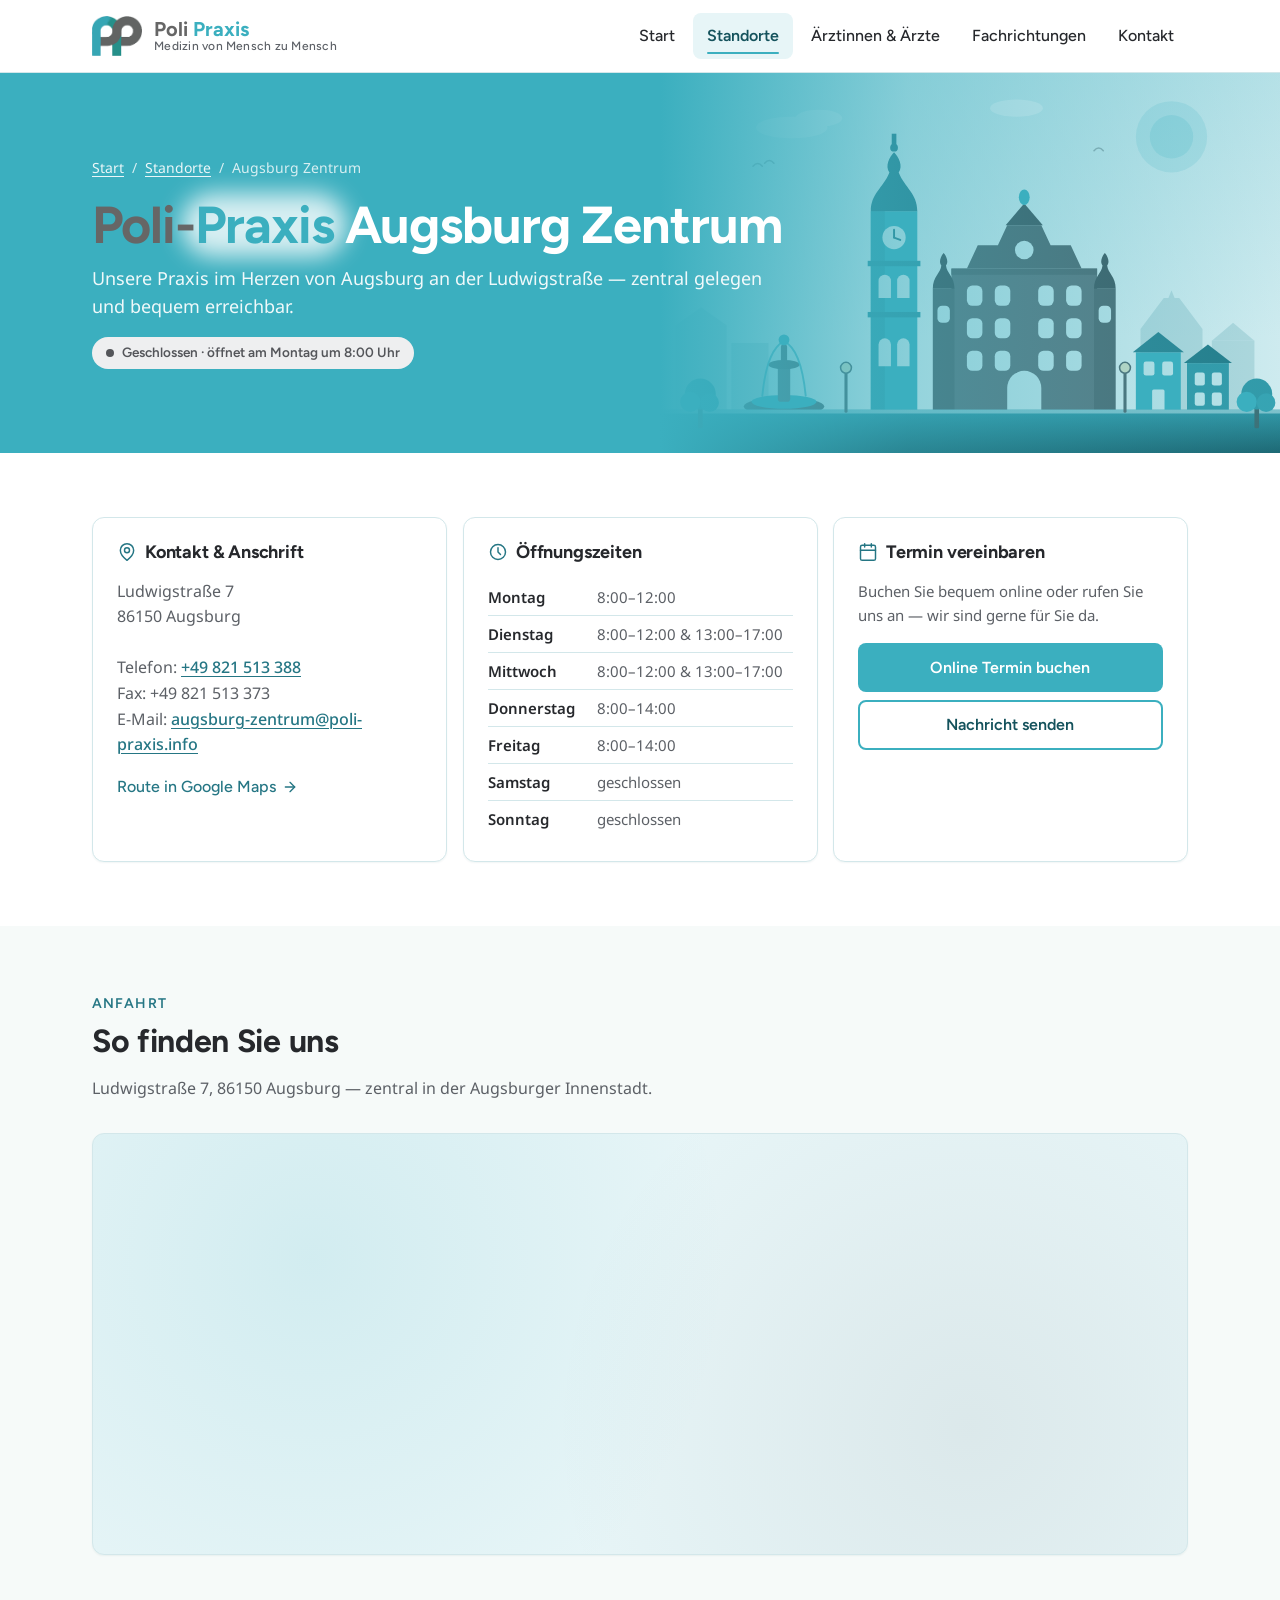
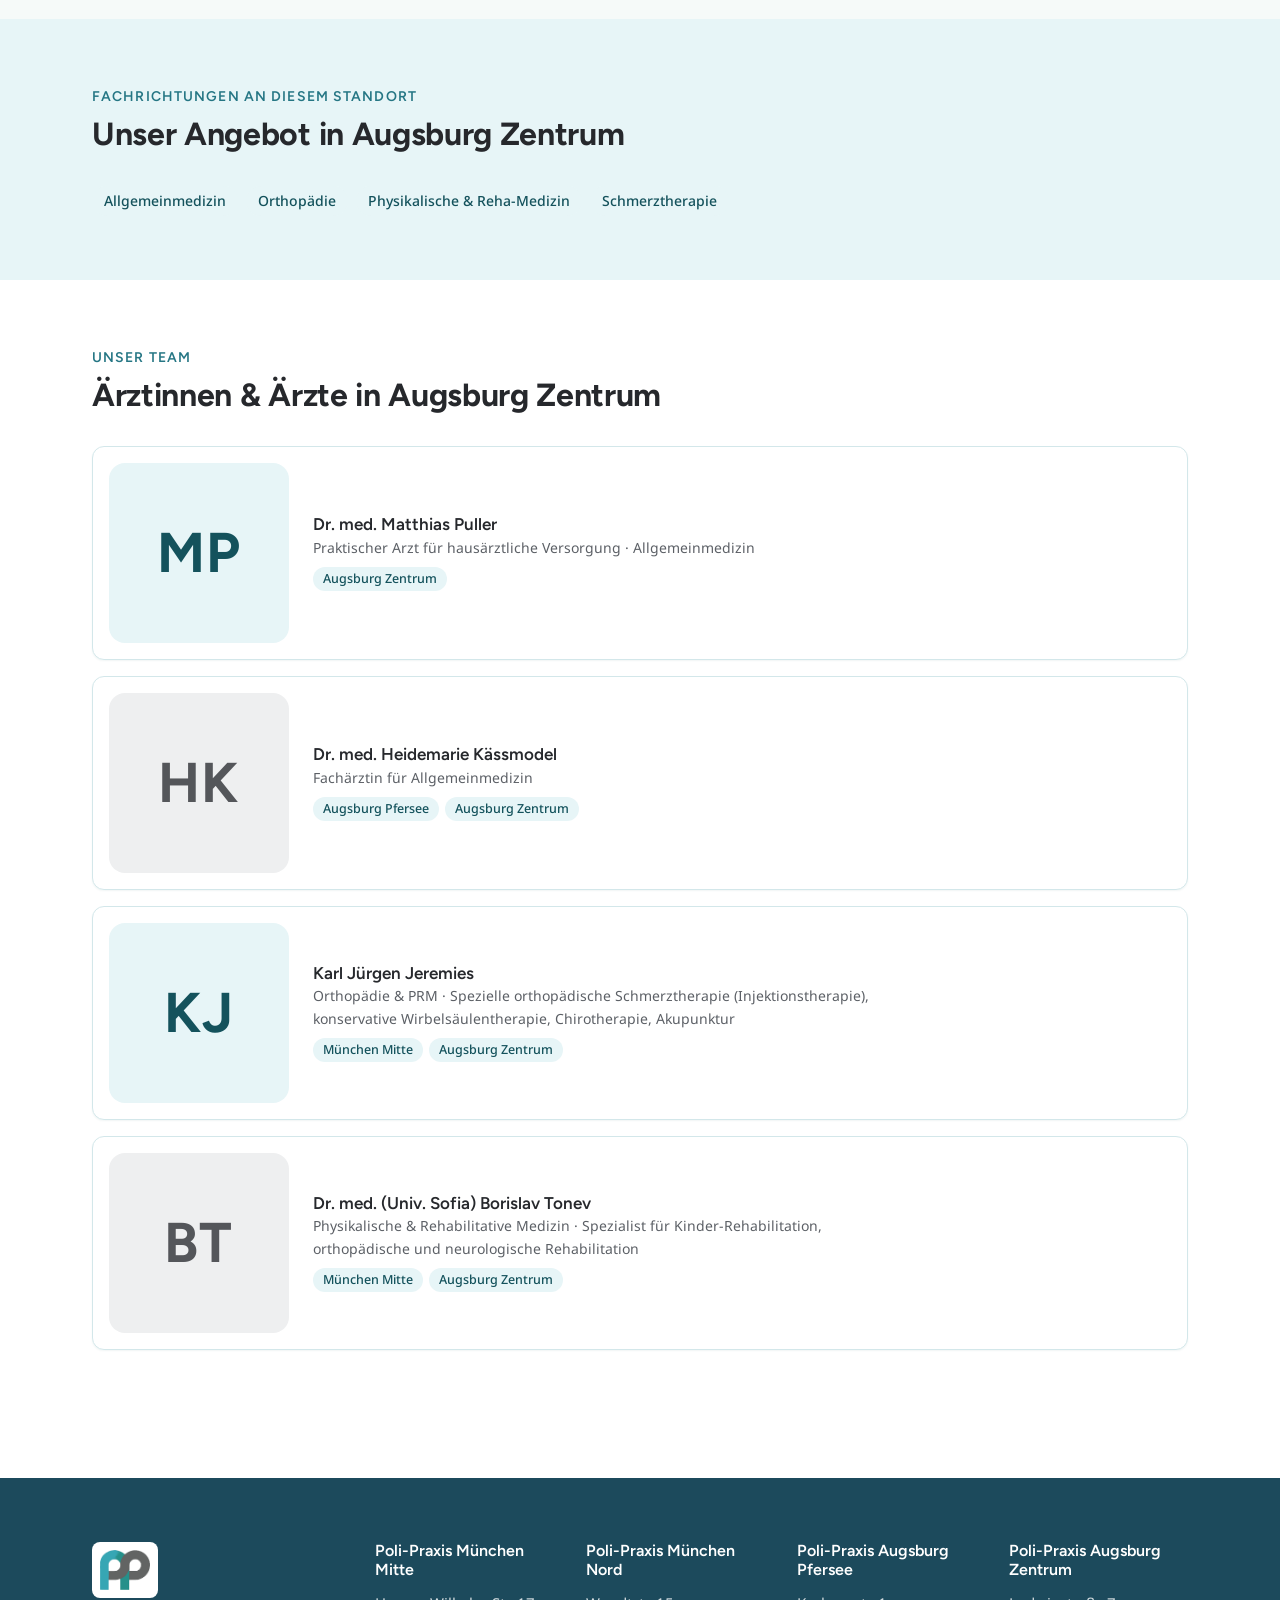
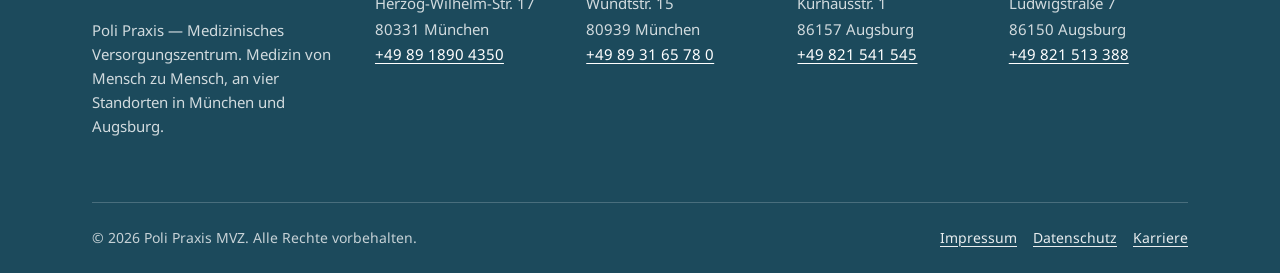
<file: standort-augsburg-zentrum.html>
<!DOCTYPE html>
<html lang="de">
<head>
  <meta charset="UTF-8">
  <meta name="viewport" content="width=device-width, initial-scale=1">
  <title>Poli-Praxis Augsburg Zentrum — Ludwigstraße 7 | Poli Praxis</title>
  <meta name="description" content="Poli-Praxis Augsburg Zentrum, Ludwigstraße 7, 86150 Augsburg — zentral gelegen. Adresse, Öffnungszeiten und Kontakt.">
  <link rel="icon" type="image/png" href="assets/img/logo.png">
  <link rel="stylesheet" href="assets/css/styles.css?v=5">
</head>
<body>
  <a class="skip-link" href="#main">Zum Inhalt springen</a>

  <header class="site-header">
    <div class="container site-header__inner">
      <a class="brand" href="index.html" aria-label="Poli Praxis — Startseite">
        <img src="assets/img/logo.png" alt="" width="53" height="40">
        <span class="brand__name"><span class="brand-poli">Poli</span> <span class="brand-praxis">Praxis</span><span class="brand__sub">Medizin von Mensch zu Mensch</span></span>
      </a>
      <nav id="main-nav" class="main-nav" aria-label="Hauptnavigation">
        <ul>
          <li><a href="index.html">Start</a></li>
          <li><a href="standorte.html" aria-current="page">Standorte</a></li>
          <li><a href="aerzte.html">Ärztinnen &amp; Ärzte</a></li>
          <li><a href="fachrichtungen.html">Fachrichtungen</a></li>
          <li><a href="index.html#kontakt" data-kontakt-trigger>Kontakt</a></li>
        </ul>
      </nav>
      <button class="nav-toggle" type="button" aria-expanded="false" aria-controls="main-nav">
        <svg width="24" height="24" viewBox="0 0 24 24" fill="none" stroke="currentColor" stroke-width="1.75" stroke-linecap="round" aria-hidden="true"><line x1="4" y1="6" x2="20" y2="6"/><line x1="4" y1="12" x2="20" y2="12"/><line x1="4" y1="18" x2="20" y2="18"/></svg>
        <span class="visually-hidden">Menü öffnen</span>
      </button>
    </div>
  </header>

  <main id="main">

    <section class="page-hero page-hero--augsburg-zentrum">
      <div class="page-hero__art" aria-hidden="true"></div>
      <div class="container">
        <nav class="breadcrumb" aria-label="Brotkrumen">
          <a href="index.html">Start</a> <span aria-hidden="true">/</span>
          <a href="standorte.html">Standorte</a> <span aria-hidden="true">/</span>
          <span aria-current="page">Augsburg Zentrum</span>
        </nav>
        <h1><span class="brand-poli">Poli-</span><span class="brand-praxis">Praxis</span> Augsburg Zentrum</h1>
        <p class="lead">Unsere Praxis im Herzen von Augsburg an der Ludwigstraße — zentral gelegen und bequem erreichbar.</p>
        <span class="status-badge" data-open-status="augsburg-zentrum" hidden></span>
      </div>
    </section>

    <section class="section">
      <div class="container">
        <div class="info-grid">
          <div class="info-card" id="kontakt-anschrift">
            <h2>
              <svg width="20" height="20" viewBox="0 0 24 24" fill="none" stroke="currentColor" stroke-width="1.75" stroke-linecap="round" stroke-linejoin="round" aria-hidden="true"><path d="M20 10c0 6-8 12-8 12s-8-6-8-12a8 8 0 0 1 16 0Z"/><circle cx="12" cy="10" r="3"/></svg>
              Kontakt &amp; Anschrift
            </h2>
            <address>
              Ludwigstraße 7<br>
              86150 Augsburg<br><br>
              Telefon: <a href="tel:+49821513388">+49 821 513 388</a><br>
              Fax: +49 821 513 373<br>
              E-Mail: <a href="mailto:augsburg-zentrum@poli-praxis.info">augsburg-zentrum@poli-praxis.info</a>
            </address>
            <p style="margin-top: var(--sp-4);">
              <a class="text-link" href="https://www.google.com/maps/search/?api=1&amp;query=Ludwigstra%C3%9Fe+7,+86150+Augsburg" target="_blank" rel="noopener">Route in Google Maps
                <svg width="16" height="16" viewBox="0 0 24 24" fill="none" stroke="currentColor" stroke-width="2" stroke-linecap="round" stroke-linejoin="round" aria-hidden="true"><path d="M5 12h14"/><path d="m12 5 7 7-7 7"/></svg>
              </a>
            </p>
          </div>

          <div class="info-card">
            <h2>
              <svg width="20" height="20" viewBox="0 0 24 24" fill="none" stroke="currentColor" stroke-width="1.75" stroke-linecap="round" stroke-linejoin="round" aria-hidden="true"><circle cx="12" cy="12" r="9"/><path d="M12 7v5l3 3"/></svg>
              Öffnungszeiten
            </h2>
            <table class="hours-table">
              <tbody>
                <tr><th scope="row">Montag</th><td>8:00–12:00</td></tr>
                <tr><th scope="row">Dienstag</th><td>8:00–12:00 &amp; 13:00–17:00</td></tr>
                <tr><th scope="row">Mittwoch</th><td>8:00–12:00 &amp; 13:00–17:00</td></tr>
                <tr><th scope="row">Donnerstag</th><td>8:00–14:00</td></tr>
                <tr><th scope="row">Freitag</th><td>8:00–14:00</td></tr>
                <tr><th scope="row">Samstag</th><td>geschlossen</td></tr>
                <tr><th scope="row">Sonntag</th><td>geschlossen</td></tr>
              </tbody>
            </table>
          </div>

          <div class="info-card">
            <h2>
              <svg width="20" height="20" viewBox="0 0 24 24" fill="none" stroke="currentColor" stroke-width="1.75" stroke-linecap="round" stroke-linejoin="round" aria-hidden="true"><rect x="3" y="4" width="18" height="18" rx="2"/><path d="M16 2v4"/><path d="M8 2v4"/><path d="M3 10h18"/></svg>
              Termin vereinbaren
            </h2>
            <p style="color: var(--pp-text-muted); font-size: 15px;">Buchen Sie bequem online oder rufen Sie uns an — wir sind gerne für Sie da.</p>
            <div class="info-card__actions">
              <a class="btn btn--primary" href="https://www.doctolib.de/medizinisches-versorgungszentrum-mvz/augsburg/poli-praxis-mvz-augsburg-augsburg/booking/specialities?pid=practice-878593&amp;source=profile" target="_blank" rel="noopener">Online Termin buchen</a>
              <a class="btn btn--secondary" href="#">Nachricht senden</a>
            </div>
          </div>
        </div>
      </div>
    </section>

    <section class="section section--surface" aria-labelledby="map-heading">
      <div class="container">
        <div class="section-head">
          <span class="eyebrow">Anfahrt</span>
          <h2 id="map-heading">So finden Sie uns</h2>
          <p>Ludwigstraße 7, 86150 Augsburg — zentral in der Augsburger Innenstadt.</p>
        </div>
        <div class="map-embed" data-map-query="Poli Praxis, Ludwigstraße 7, 86150 Augsburg" data-map-title="Karte: Poli-Praxis Augsburg Zentrum, Ludwigstraße 7">
          <div class="map-embed__placeholder">
            <svg width="40" height="40" viewBox="0 0 24 24" fill="none" stroke="currentColor" stroke-width="1.75" stroke-linecap="round" stroke-linejoin="round" aria-hidden="true"><path d="M20 10c0 6-8 12-8 12s-8-6-8-12a8 8 0 0 1 16 0Z"/><circle cx="12" cy="10" r="3"/></svg>
            <p>Die interaktive Karte wird geladen …</p>
            <a class="text-link" href="https://www.google.com/maps/search/?api=1&amp;query=Ludwigstra%C3%9Fe+7,+86150+Augsburg" target="_blank" rel="noopener">In Google Maps öffnen
              <svg width="16" height="16" viewBox="0 0 24 24" fill="none" stroke="currentColor" stroke-width="2" stroke-linecap="round" stroke-linejoin="round" aria-hidden="true"><path d="M5 12h14"/><path d="m12 5 7 7-7 7"/></svg>
            </a>
          </div>
        </div>
      </div>
    </section>

    <section class="section section--tint">
      <div class="container">
        <div class="section-head">
          <span class="eyebrow">Fachrichtungen an diesem Standort</span>
          <h2>Unser Angebot in Augsburg Zentrum</h2>
        </div>
        <ul class="office-card__chips" aria-label="Fachrichtungen">
          <li class="chip">Allgemeinmedizin</li>
          <li class="chip">Orthopädie</li>
          <li class="chip">Physikalische &amp; Reha-Medizin</li>
          <li class="chip">Schmerztherapie</li>
        </ul>
      </div>
    </section>

    <section class="section">
      <div class="container">
        <div class="section-head">
          <span class="eyebrow">Unser Team</span>
          <h2>Ärztinnen &amp; Ärzte in Augsburg Zentrum</h2>
        </div>
        <div class="doctor-grid">
          <article class="doctor-card">
            <span class="avatar" aria-hidden="true">MP</span>
            <div class="doctor-card__body">
              <h3>Dr. med. Matthias Puller</h3>
              <p class="doctor-card__specialty">Praktischer Arzt für hausärztliche Versorgung · Allgemeinmedizin</p>
              <div class="doctor-card__tags"><a class="chip" href="standort-augsburg-zentrum.html">Augsburg Zentrum</a></div>
            </div>
          </article>
          <article class="doctor-card">
            <span class="avatar" aria-hidden="true">HK</span>
            <div class="doctor-card__body">
              <h3>Dr. med. Heidemarie Kässmodel</h3>
              <p class="doctor-card__specialty">Fachärztin für Allgemeinmedizin</p>
              <div class="doctor-card__tags"><a class="chip" href="standort-augsburg-pfersee.html">Augsburg Pfersee</a><a class="chip" href="standort-augsburg-zentrum.html">Augsburg Zentrum</a></div>
            </div>
          </article>
          <article class="doctor-card">
            <span class="avatar" aria-hidden="true">KJ</span>
            <div class="doctor-card__body">
              <h3>Karl Jürgen Jeremies</h3>
              <p class="doctor-card__specialty">Orthopädie &amp; PRM · Spezielle orthopädische Schmerztherapie (Injektionstherapie), konservative Wirbelsäulentherapie, Chirotherapie, Akupunktur</p>
              <div class="doctor-card__tags"><a class="chip" href="standort-muenchen-mitte.html">München Mitte</a><a class="chip" href="standort-augsburg-zentrum.html">Augsburg Zentrum</a></div>
            </div>
          </article>
          <article class="doctor-card">
            <span class="avatar" aria-hidden="true">BT</span>
            <div class="doctor-card__body">
              <h3>Dr. med. (Univ. Sofia) Borislav Tonev</h3>
              <p class="doctor-card__specialty">Physikalische &amp; Rehabilitative Medizin · Spezialist für Kinder-Rehabilitation, orthopädische und neurologische Rehabilitation</p>
              <div class="doctor-card__tags"><a class="chip" href="standort-muenchen-mitte.html">München Mitte</a><a class="chip" href="standort-augsburg-zentrum.html">Augsburg Zentrum</a></div>
            </div>
          </article>
        </div>
      </div>
    </section>

  </main>

  <footer class="site-footer" id="kontakt">
    <div class="container">
      <div class="footer-grid">
        <div class="footer-brand">
          <a href="index.html" class="footer-logo-link" aria-label="Zur Startseite"><img src="assets/img/logo.png" alt="Poli Praxis Logo" width="59" height="44"></a>
          <p>Poli Praxis — Medizinisches Versorgungszentrum. Medizin von Mensch zu Mensch, an vier Standorten in München und Augsburg.</p>
        </div>
        <div class="footer-office">
          <h3>Poli-Praxis München Mitte</h3>
          <address>Herzog-Wilhelm-Str. 17<br>80331 München</address>
          <a href="tel:+498918904350">+49 89 1890 4350</a>
        </div>
        <div class="footer-office">
          <h3>Poli-Praxis München Nord</h3>
          <address>Wundtstr. 15<br>80939 München</address>
          <a href="tel:+49893165780">+49 89 31 65 78 0</a>
        </div>
        <div class="footer-office">
          <h3>Poli-Praxis Augsburg Pfersee</h3>
          <address>Kurhausstr. 1<br>86157 Augsburg</address>
          <a href="tel:+49821541545">+49 821 541 545</a>
        </div>
        <div class="footer-office">
          <h3>Poli-Praxis Augsburg Zentrum</h3>
          <address>Ludwigstraße 7<br>86150 Augsburg</address>
          <a href="tel:+49821513388">+49 821 513 388</a>
        </div>
      </div>
      <div class="footer-bottom">
        <p class="mb-0">© 2026 Poli Praxis MVZ. Alle Rechte vorbehalten.</p>
        <ul>
          <li><a href="impressum.html">Impressum</a></li>
          <li><a href="datenschutz.html">Datenschutz</a></li>
          <li><a href="#">Karriere</a></li>
        </ul>
      </div>
    </div>
  </footer>

  <script src="assets/js/main.js?v=5"></script>
</body>
</html>
</file>
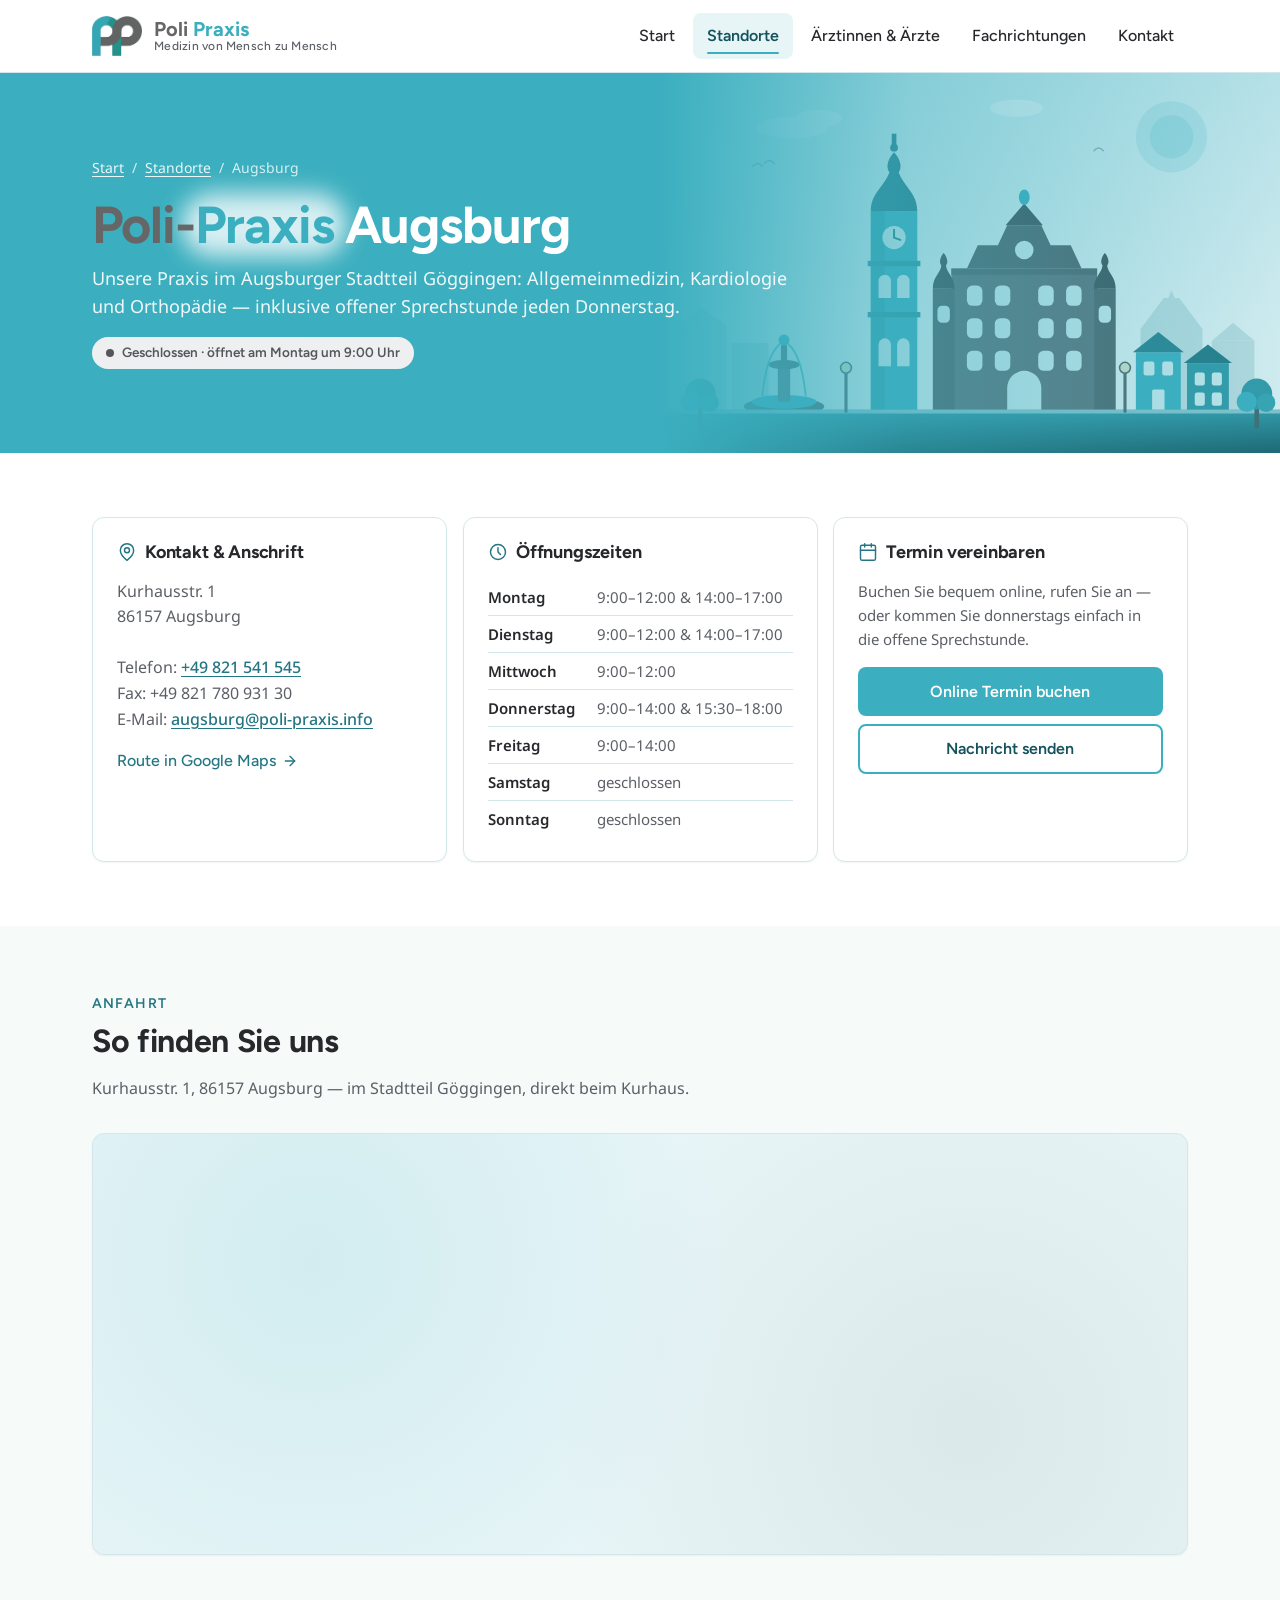
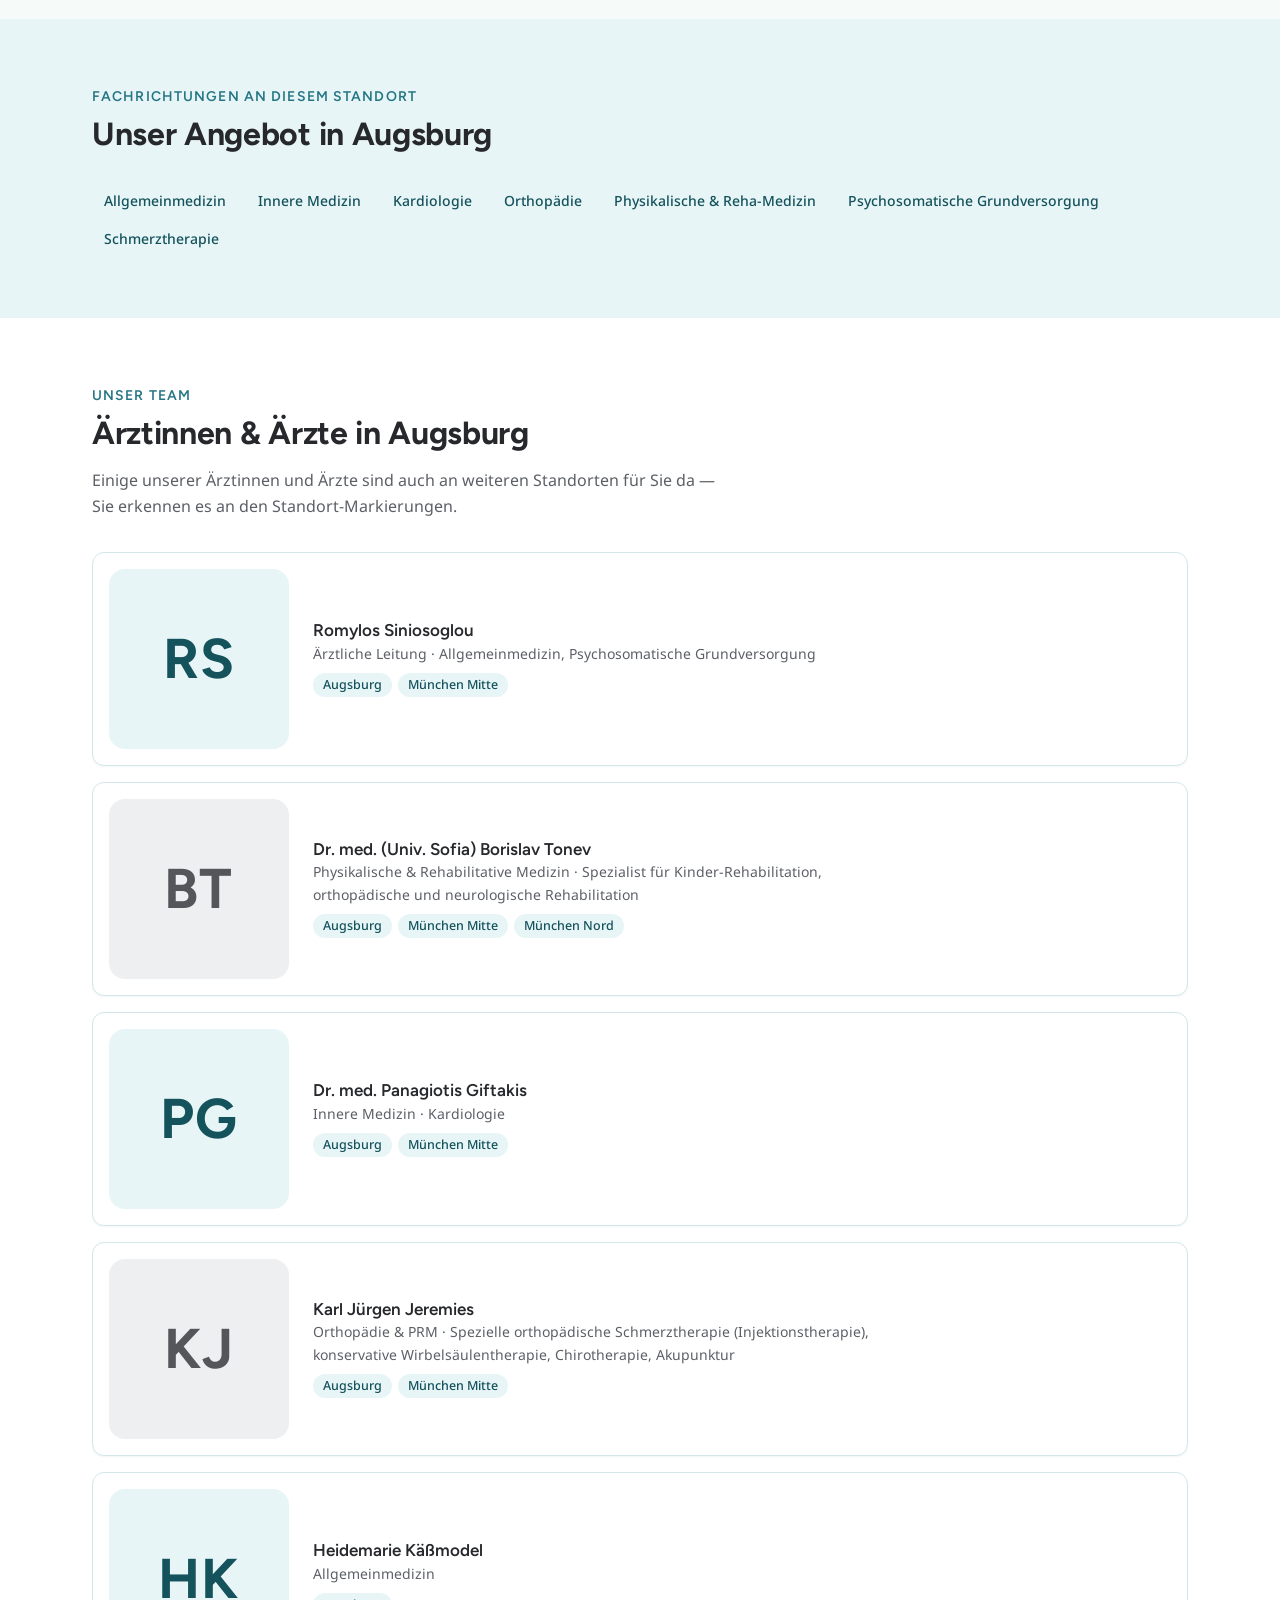
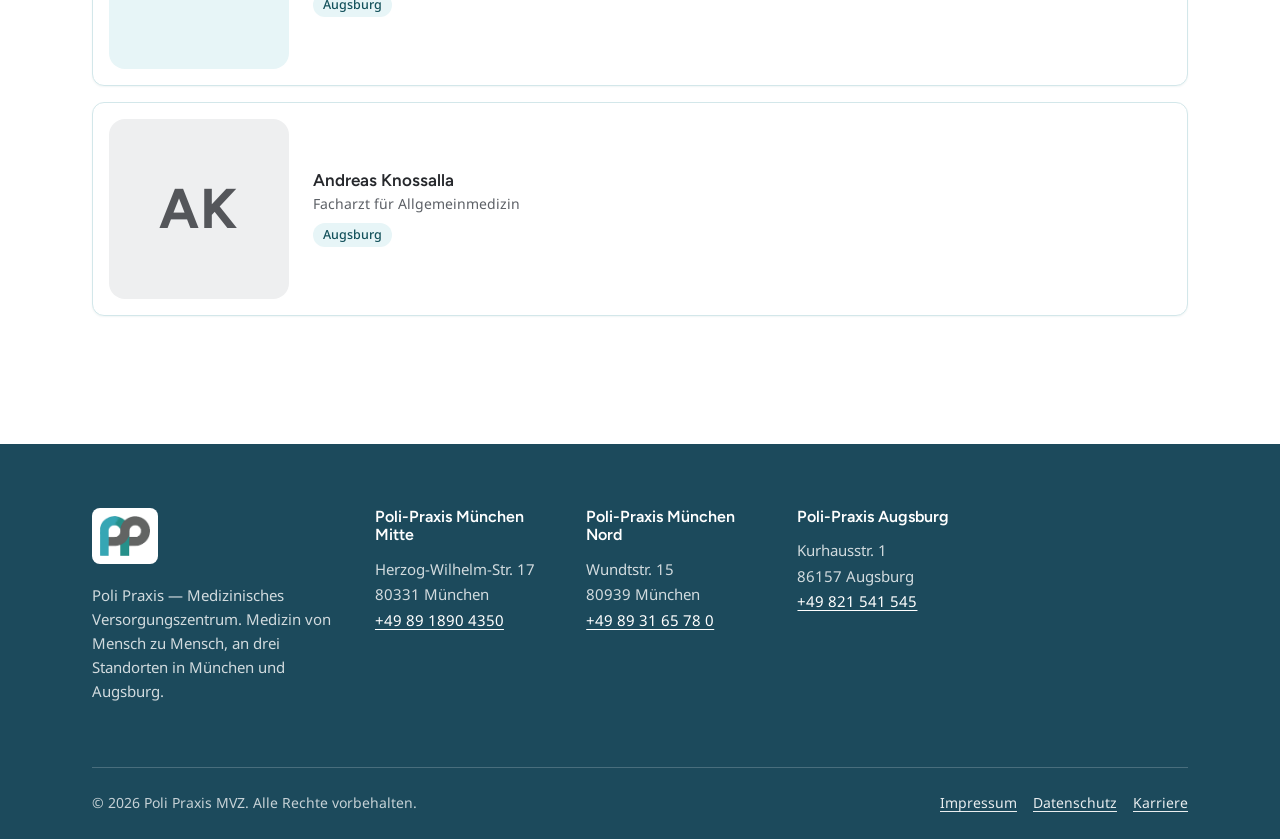
<file: standort-augsburg.html>
<!DOCTYPE html>
<html lang="de">
<head>
  <meta charset="UTF-8">
  <meta name="viewport" content="width=device-width, initial-scale=1">
  <title>Poli-Praxis Augsburg — Kurhausstr. 1 | Poli Praxis</title>
  <meta name="description" content="Poli-Praxis Augsburg in Göggingen, Kurhausstr. 1: Allgemeinmedizin, Kardiologie, Orthopädie und Reha-Medizin — Adresse, Öffnungszeiten und Ärzteteam.">
  <link rel="icon" type="image/png" href="assets/img/logo.png">
  <link rel="stylesheet" href="assets/css/styles.css?v=5">
</head>
<body>
  <a class="skip-link" href="#main">Zum Inhalt springen</a>

  <header class="site-header">
    <div class="container site-header__inner">
      <a class="brand" href="index.html" aria-label="Poli Praxis — Startseite">
        <img src="assets/img/logo.png" alt="" width="53" height="40">
        <span class="brand__name"><span class="brand-poli">Poli</span> <span class="brand-praxis">Praxis</span><span class="brand__sub">Medizin von Mensch zu Mensch</span></span>
      </a>
      <nav id="main-nav" class="main-nav" aria-label="Hauptnavigation">
        <ul>
          <li><a href="index.html">Start</a></li>
          <li><a href="standorte.html" aria-current="page">Standorte</a></li>
          <li><a href="aerzte.html">Ärztinnen &amp; Ärzte</a></li>
          <li><a href="fachrichtungen.html">Fachrichtungen</a></li>
          <li><a href="index.html#kontakt" data-kontakt-trigger>Kontakt</a></li>
        </ul>
      </nav>
      <button class="nav-toggle" type="button" aria-expanded="false" aria-controls="main-nav">
        <svg width="24" height="24" viewBox="0 0 24 24" fill="none" stroke="currentColor" stroke-width="1.75" stroke-linecap="round" aria-hidden="true"><line x1="4" y1="6" x2="20" y2="6"/><line x1="4" y1="12" x2="20" y2="12"/><line x1="4" y1="18" x2="20" y2="18"/></svg>
        <span class="visually-hidden">Menü öffnen</span>
      </button>
    </div>
  </header>

  <main id="main">

    <section class="page-hero page-hero--augsburg">
      <div class="page-hero__art" aria-hidden="true"></div>
      <div class="container">
        <nav class="breadcrumb" aria-label="Brotkrumen">
          <a href="index.html">Start</a> <span aria-hidden="true">/</span>
          <a href="standorte.html">Standorte</a> <span aria-hidden="true">/</span>
          <span aria-current="page">Augsburg</span>
        </nav>
        <h1><span class="brand-poli">Poli-</span><span class="brand-praxis">Praxis</span> Augsburg</h1>
        <p class="lead">Unsere Praxis im Augsburger Stadtteil Göggingen: Allgemeinmedizin, Kardiologie und Orthopädie — inklusive offener Sprechstunde jeden Donnerstag.</p>
        <span class="status-badge" data-open-status="augsburg" hidden></span>
      </div>
    </section>

    <section class="section">
      <div class="container">
        <div class="info-grid">
          <div class="info-card" id="kontakt-anschrift">
            <h2>
              <svg width="20" height="20" viewBox="0 0 24 24" fill="none" stroke="currentColor" stroke-width="1.75" stroke-linecap="round" stroke-linejoin="round" aria-hidden="true"><path d="M20 10c0 6-8 12-8 12s-8-6-8-12a8 8 0 0 1 16 0Z"/><circle cx="12" cy="10" r="3"/></svg>
              Kontakt &amp; Anschrift
            </h2>
            <address>
              Kurhausstr. 1<br>
              86157 Augsburg<br><br>
              Telefon: <a href="tel:+49821541545">+49 821 541 545</a><br>
              Fax: +49 821 780 931 30<br>
              E-Mail: <a href="mailto:augsburg@poli-praxis.info">augsburg@poli-praxis.info</a>
            </address>
            <p style="margin-top: var(--sp-4);">
              <a class="text-link" href="https://www.google.com/maps/search/?api=1&amp;query=Kurhausstr.+1,+86157+Augsburg" target="_blank" rel="noopener">Route in Google Maps
                <svg width="16" height="16" viewBox="0 0 24 24" fill="none" stroke="currentColor" stroke-width="2" stroke-linecap="round" stroke-linejoin="round" aria-hidden="true"><path d="M5 12h14"/><path d="m12 5 7 7-7 7"/></svg>
              </a>
            </p>
          </div>

          <div class="info-card">
            <h2>
              <svg width="20" height="20" viewBox="0 0 24 24" fill="none" stroke="currentColor" stroke-width="1.75" stroke-linecap="round" stroke-linejoin="round" aria-hidden="true"><circle cx="12" cy="12" r="9"/><path d="M12 7v5l3 3"/></svg>
              Öffnungszeiten
            </h2>
            <table class="hours-table">
              <tbody>
                <tr><th scope="row">Montag</th><td>9:00–12:00 &amp; 14:00–17:00</td></tr>
                <tr><th scope="row">Dienstag</th><td>9:00–12:00 &amp; 14:00–17:00</td></tr>
                <tr><th scope="row">Mittwoch</th><td>9:00–12:00</td></tr>
                <tr><th scope="row">Donnerstag</th><td>9:00–14:00 &amp; 15:30–18:00</td></tr>
                <tr><th scope="row">Freitag</th><td>9:00–14:00</td></tr>
                <tr><th scope="row">Samstag</th><td>geschlossen</td></tr>
                <tr><th scope="row">Sonntag</th><td>geschlossen</td></tr>
              </tbody>
            </table>
          </div>

          <div class="info-card">
            <h2>
              <svg width="20" height="20" viewBox="0 0 24 24" fill="none" stroke="currentColor" stroke-width="1.75" stroke-linecap="round" stroke-linejoin="round" aria-hidden="true"><rect x="3" y="4" width="18" height="18" rx="2"/><path d="M16 2v4"/><path d="M8 2v4"/><path d="M3 10h18"/></svg>
              Termin vereinbaren
            </h2>
            <p style="color: var(--pp-text-muted); font-size: 15px;">Buchen Sie bequem online, rufen Sie an — oder kommen Sie donnerstags einfach in die offene Sprechstunde.</p>
            <div class="info-card__actions">
              <a class="btn btn--primary" href="https://www.doctolib.de/praxis/augsburg/poli-praxis-mvz-augsburg/booking/specialities?source=profile" target="_blank" rel="noopener">Online Termin buchen</a>
              <a class="btn btn--secondary" href="https://www.doctolib.de/praxis/augsburg/poli-praxis-mvz-augsburg/patient-request/patient-authentication?messagingProfileId=eyJfcmFpbHMiOnsibWVzc2FnZSI6Ik1UZ3lPVEV3TXpReSIsImV4cCI6bnVsbCwicHVyIjoicGF0aWVudF9tZXNzYWdpbmdfcHJvL3Byb2ZpbGUifX0--6521f85fde4b1f743364b0e6f916bac147287a19af0dc5551dd709de862a710c&amp;category=message" target="_blank" rel="noopener">Nachricht senden</a>
            </div>
          </div>
        </div>
      </div>
    </section>

    <section class="section section--surface" aria-labelledby="map-heading">
      <div class="container">
        <div class="section-head">
          <span class="eyebrow">Anfahrt</span>
          <h2 id="map-heading">So finden Sie uns</h2>
          <p>Kurhausstr. 1, 86157 Augsburg — im Stadtteil Göggingen, direkt beim Kurhaus.</p>
        </div>
        <div class="map-embed" data-map-query="Poli Praxis, Kurhausstr. 1, 86157 Augsburg" data-map-title="Karte: Poli-Praxis Augsburg, Kurhausstr. 1">
          <div class="map-embed__placeholder">
            <svg width="40" height="40" viewBox="0 0 24 24" fill="none" stroke="currentColor" stroke-width="1.75" stroke-linecap="round" stroke-linejoin="round" aria-hidden="true"><path d="M20 10c0 6-8 12-8 12s-8-6-8-12a8 8 0 0 1 16 0Z"/><circle cx="12" cy="10" r="3"/></svg>
            <p>Die interaktive Karte wird geladen …</p>
            <a class="text-link" href="https://www.google.com/maps/search/?api=1&amp;query=Kurhausstr.+1,+86157+Augsburg" target="_blank" rel="noopener">In Google Maps öffnen
              <svg width="16" height="16" viewBox="0 0 24 24" fill="none" stroke="currentColor" stroke-width="2" stroke-linecap="round" stroke-linejoin="round" aria-hidden="true"><path d="M5 12h14"/><path d="m12 5 7 7-7 7"/></svg>
            </a>
          </div>
        </div>
      </div>
    </section>

    <section class="section section--tint">
      <div class="container">
        <div class="section-head">
          <span class="eyebrow">Fachrichtungen an diesem Standort</span>
          <h2>Unser Angebot in Augsburg</h2>
        </div>
        <ul class="office-card__chips" aria-label="Fachrichtungen">
          <li class="chip">Allgemeinmedizin</li>
          <li class="chip">Innere Medizin</li>
          <li class="chip">Kardiologie</li>
          <li class="chip">Orthopädie</li>
          <li class="chip">Physikalische &amp; Reha-Medizin</li>
          <li class="chip">Psychosomatische Grundversorgung</li>
          <li class="chip">Schmerztherapie</li>
        </ul>
      </div>
    </section>

    <section class="section">
      <div class="container">
        <div class="section-head">
          <span class="eyebrow">Unser Team</span>
          <h2>Ärztinnen &amp; Ärzte in Augsburg</h2>
          <p>Einige unserer Ärztinnen und Ärzte sind auch an weiteren Standorten für Sie da — Sie erkennen es an den Standort-Markierungen.</p>
        </div>

        <div class="doctor-grid">
          <article class="doctor-card">
            <span class="avatar" aria-hidden="true">RS</span>
            <div class="doctor-card__body">
              <h3>Romylos Siniosoglou</h3>
              <p class="doctor-card__specialty">Ärztliche Leitung · Allgemeinmedizin, Psychosomatische Grundversorgung</p>
              <div class="doctor-card__tags"><a class="chip" href="standort-augsburg.html">Augsburg</a><a class="chip" href="standort-muenchen-mitte.html">München Mitte</a></div>
            </div>
          </article>
          <article class="doctor-card">
            <span class="avatar" aria-hidden="true">BT</span>
            <div class="doctor-card__body">
              <h3>Dr. med. (Univ. Sofia) Borislav Tonev</h3>
              <p class="doctor-card__specialty">Physikalische &amp; Rehabilitative Medizin · Spezialist für Kinder-Rehabilitation, orthopädische und neurologische Rehabilitation</p>
              <div class="doctor-card__tags"><a class="chip" href="standort-augsburg.html">Augsburg</a><a class="chip" href="standort-muenchen-mitte.html">München Mitte</a><a class="chip" href="standort-muenchen-nord.html">München Nord</a></div>
            </div>
          </article>
          <article class="doctor-card">
            <span class="avatar" aria-hidden="true">PG</span>
            <div class="doctor-card__body">
              <h3>Dr. med. Panagiotis Giftakis</h3>
              <p class="doctor-card__specialty">Innere Medizin · Kardiologie</p>
              <div class="doctor-card__tags"><a class="chip" href="standort-augsburg.html">Augsburg</a><a class="chip" href="standort-muenchen-mitte.html">München Mitte</a></div>
            </div>
          </article>
          <article class="doctor-card">
            <span class="avatar" aria-hidden="true">KJ</span>
            <div class="doctor-card__body">
              <h3>Karl Jürgen Jeremies</h3>
              <p class="doctor-card__specialty">Orthopädie &amp; PRM · Spezielle orthopädische Schmerztherapie (Injektionstherapie), konservative Wirbelsäulentherapie, Chirotherapie, Akupunktur</p>
              <div class="doctor-card__tags"><a class="chip" href="standort-augsburg.html">Augsburg</a><a class="chip" href="standort-muenchen-mitte.html">München Mitte</a></div>
            </div>
          </article>
          <article class="doctor-card">
            <span class="avatar" aria-hidden="true">HK</span>
            <div class="doctor-card__body">
              <h3>Heidemarie Käßmodel</h3>
              <p class="doctor-card__specialty">Allgemeinmedizin</p>
              <div class="doctor-card__tags"><a class="chip" href="standort-augsburg.html">Augsburg</a></div>
            </div>
          </article>
          <article class="doctor-card">
            <span class="avatar" aria-hidden="true">AK</span>
            <div class="doctor-card__body">
              <h3>Andreas Knossalla</h3>
              <p class="doctor-card__specialty">Facharzt für Allgemeinmedizin</p>
              <div class="doctor-card__tags"><a class="chip" href="standort-augsburg.html">Augsburg</a></div>
            </div>
          </article>
        </div>
      </div>
    </section>

  </main>

  <footer class="site-footer" id="kontakt">
    <div class="container">
      <div class="footer-grid">
        <div class="footer-brand">
          <a href="index.html" class="footer-logo-link" aria-label="Zur Startseite"><img src="assets/img/logo.png" alt="Poli Praxis Logo" width="59" height="44"></a>
          <p>Poli Praxis — Medizinisches Versorgungszentrum. Medizin von Mensch zu Mensch, an drei Standorten in München und Augsburg.</p>
        </div>
        <div class="footer-office">
          <h3>Poli-Praxis München Mitte</h3>
          <address>Herzog-Wilhelm-Str. 17<br>80331 München</address>
          <a href="tel:+498918904350">+49 89 1890 4350</a>
        </div>
        <div class="footer-office">
          <h3>Poli-Praxis München Nord</h3>
          <address>Wundtstr. 15<br>80939 München</address>
          <a href="tel:+49893165780">+49 89 31 65 78 0</a>
        </div>
        <div class="footer-office">
          <h3>Poli-Praxis Augsburg</h3>
          <address>Kurhausstr. 1<br>86157 Augsburg</address>
          <a href="tel:+49821541545">+49 821 541 545</a>
        </div>
      </div>
      <div class="footer-bottom">
        <p class="mb-0">© 2026 Poli Praxis MVZ. Alle Rechte vorbehalten.</p>
        <ul>
          <li><a href="impressum.html">Impressum</a></li>
          <li><a href="datenschutz.html">Datenschutz</a></li>
          <li><a href="#">Karriere</a></li>
        </ul>
      </div>
    </div>
  </footer>

  <script src="assets/js/main.js?v=5"></script>
</body>
</html>
</file>
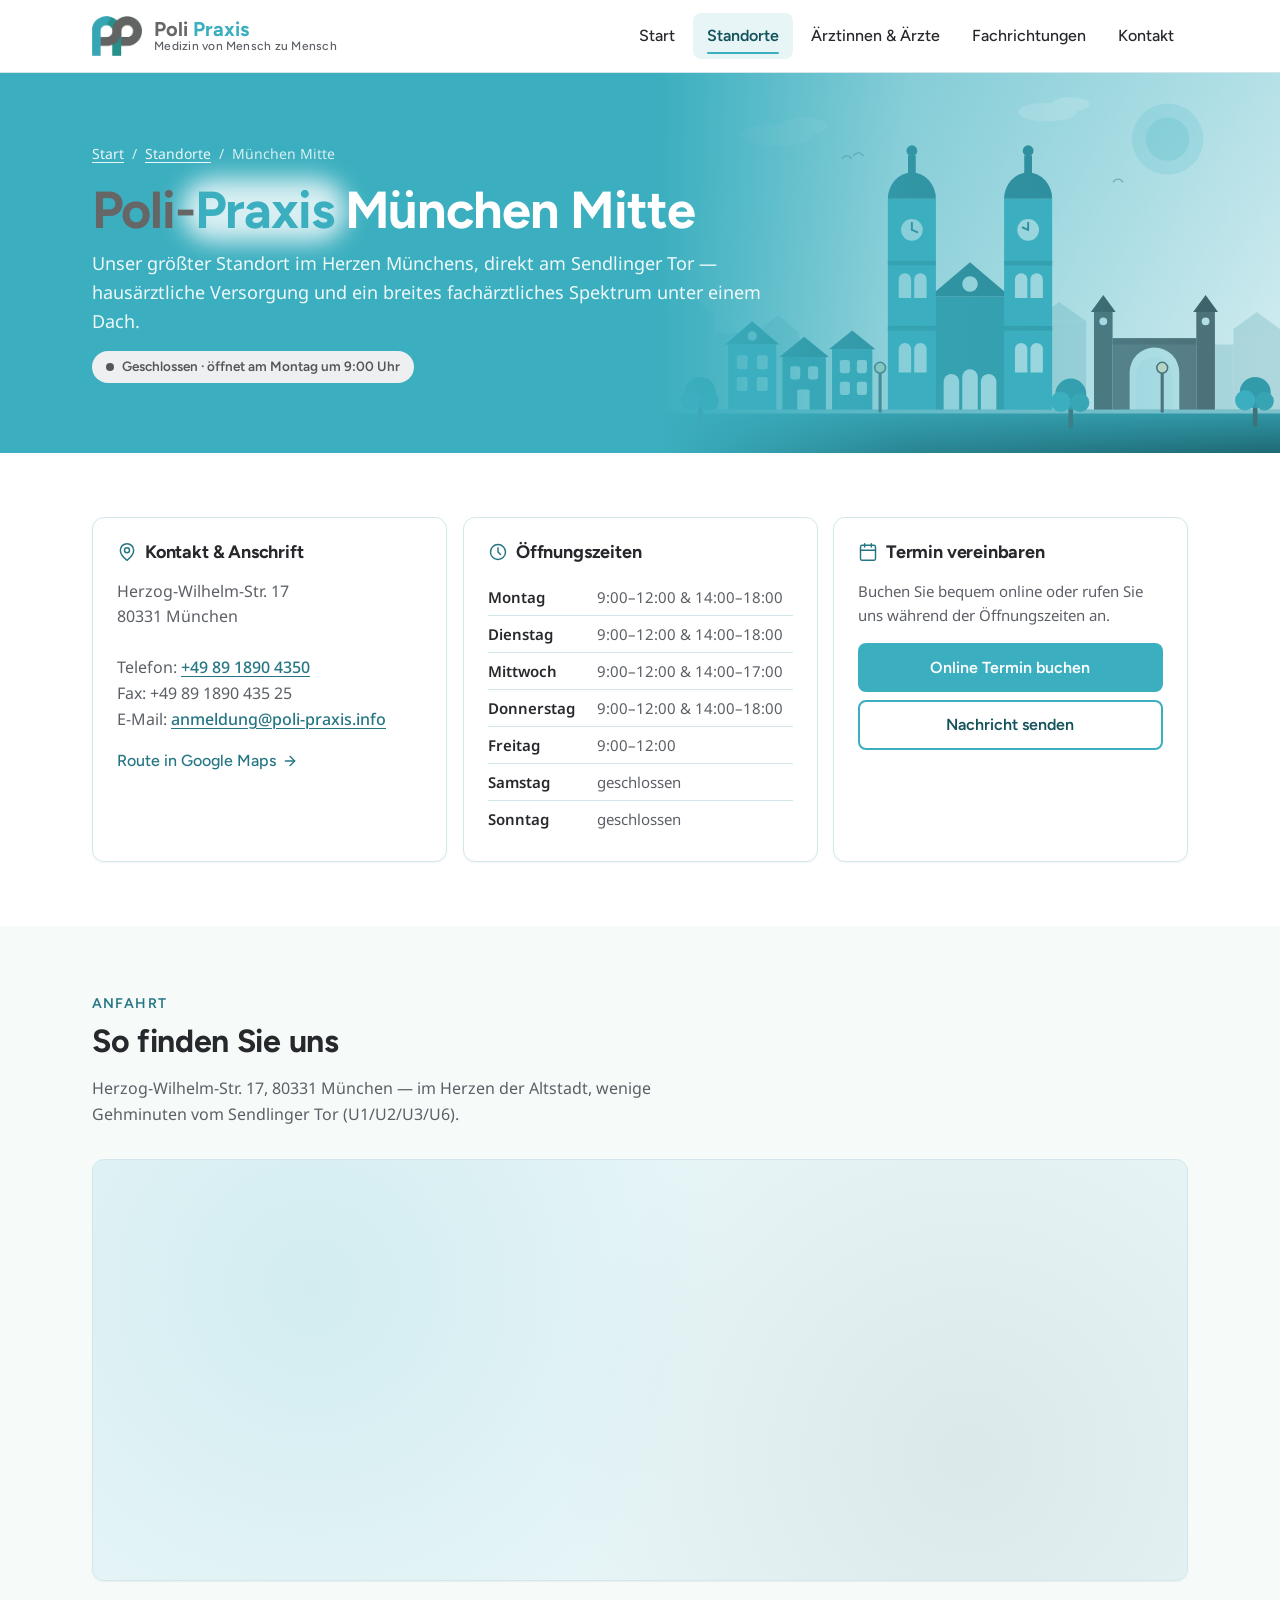
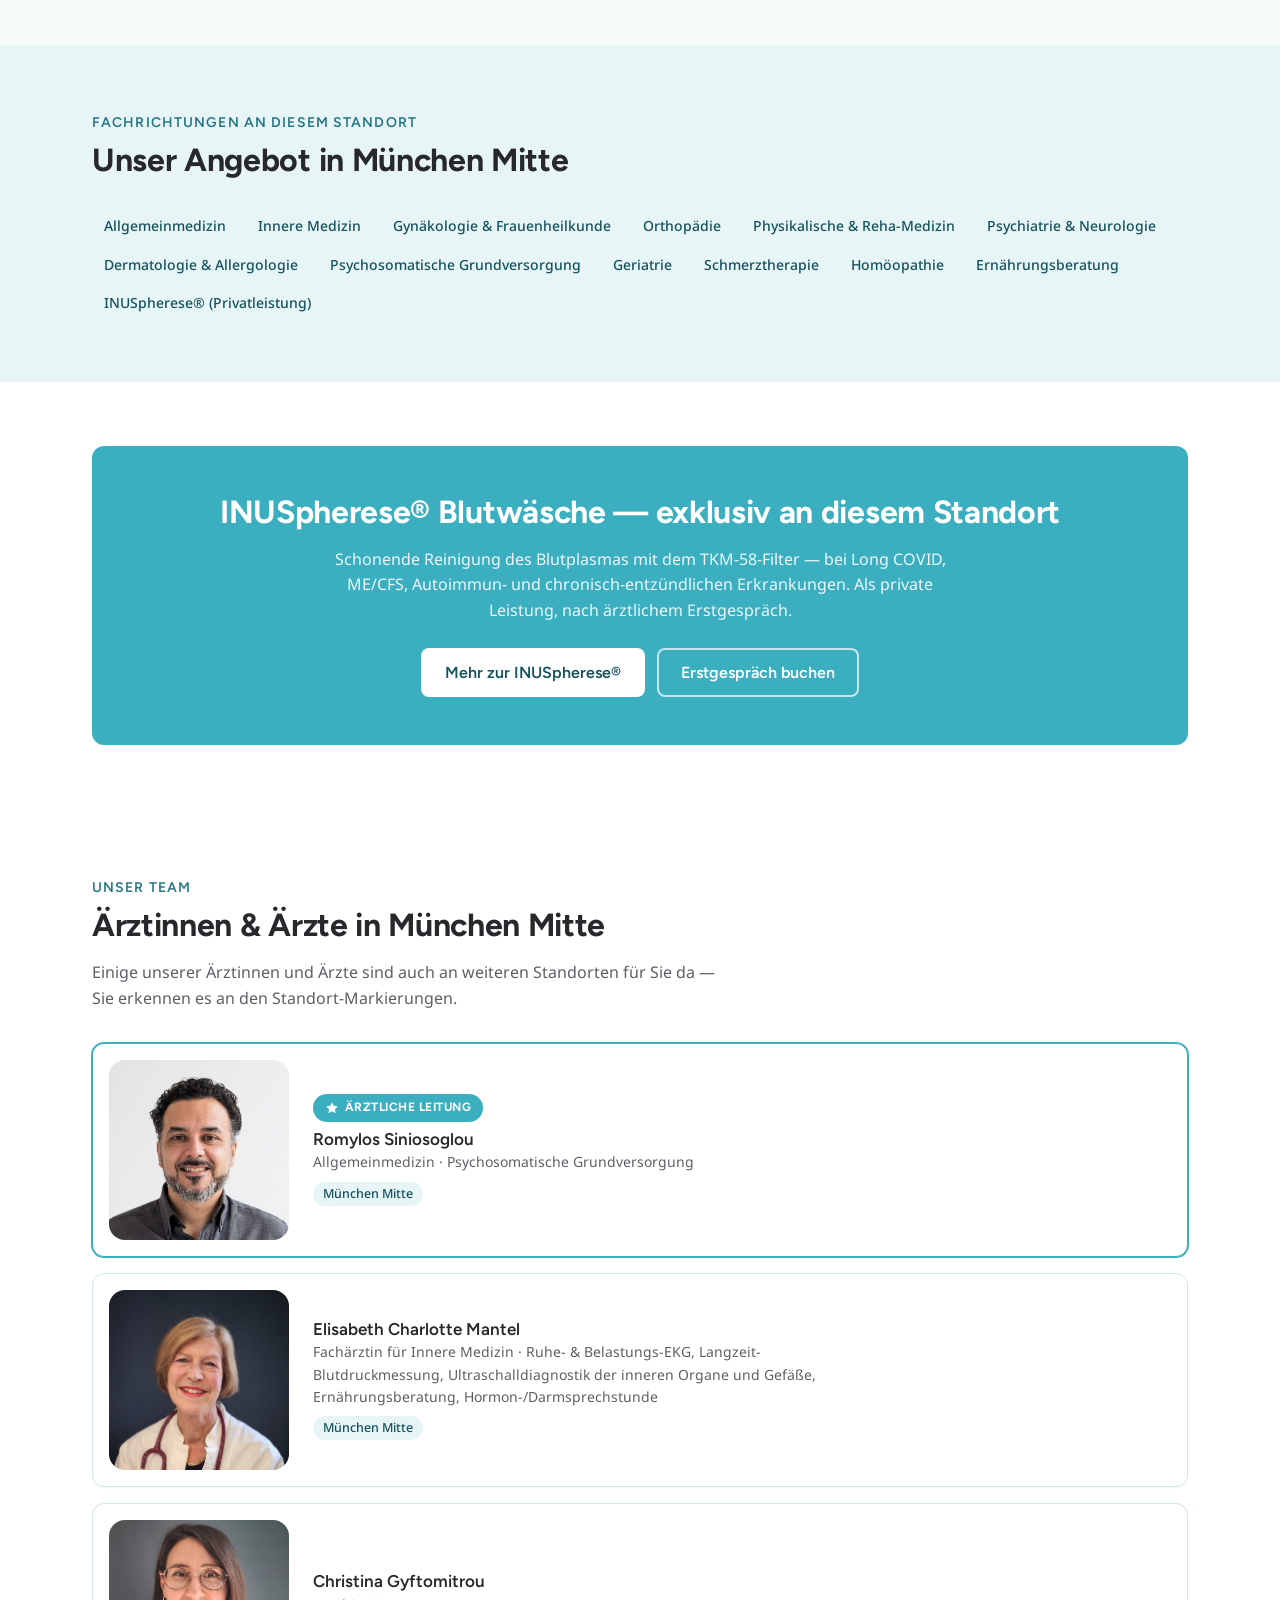
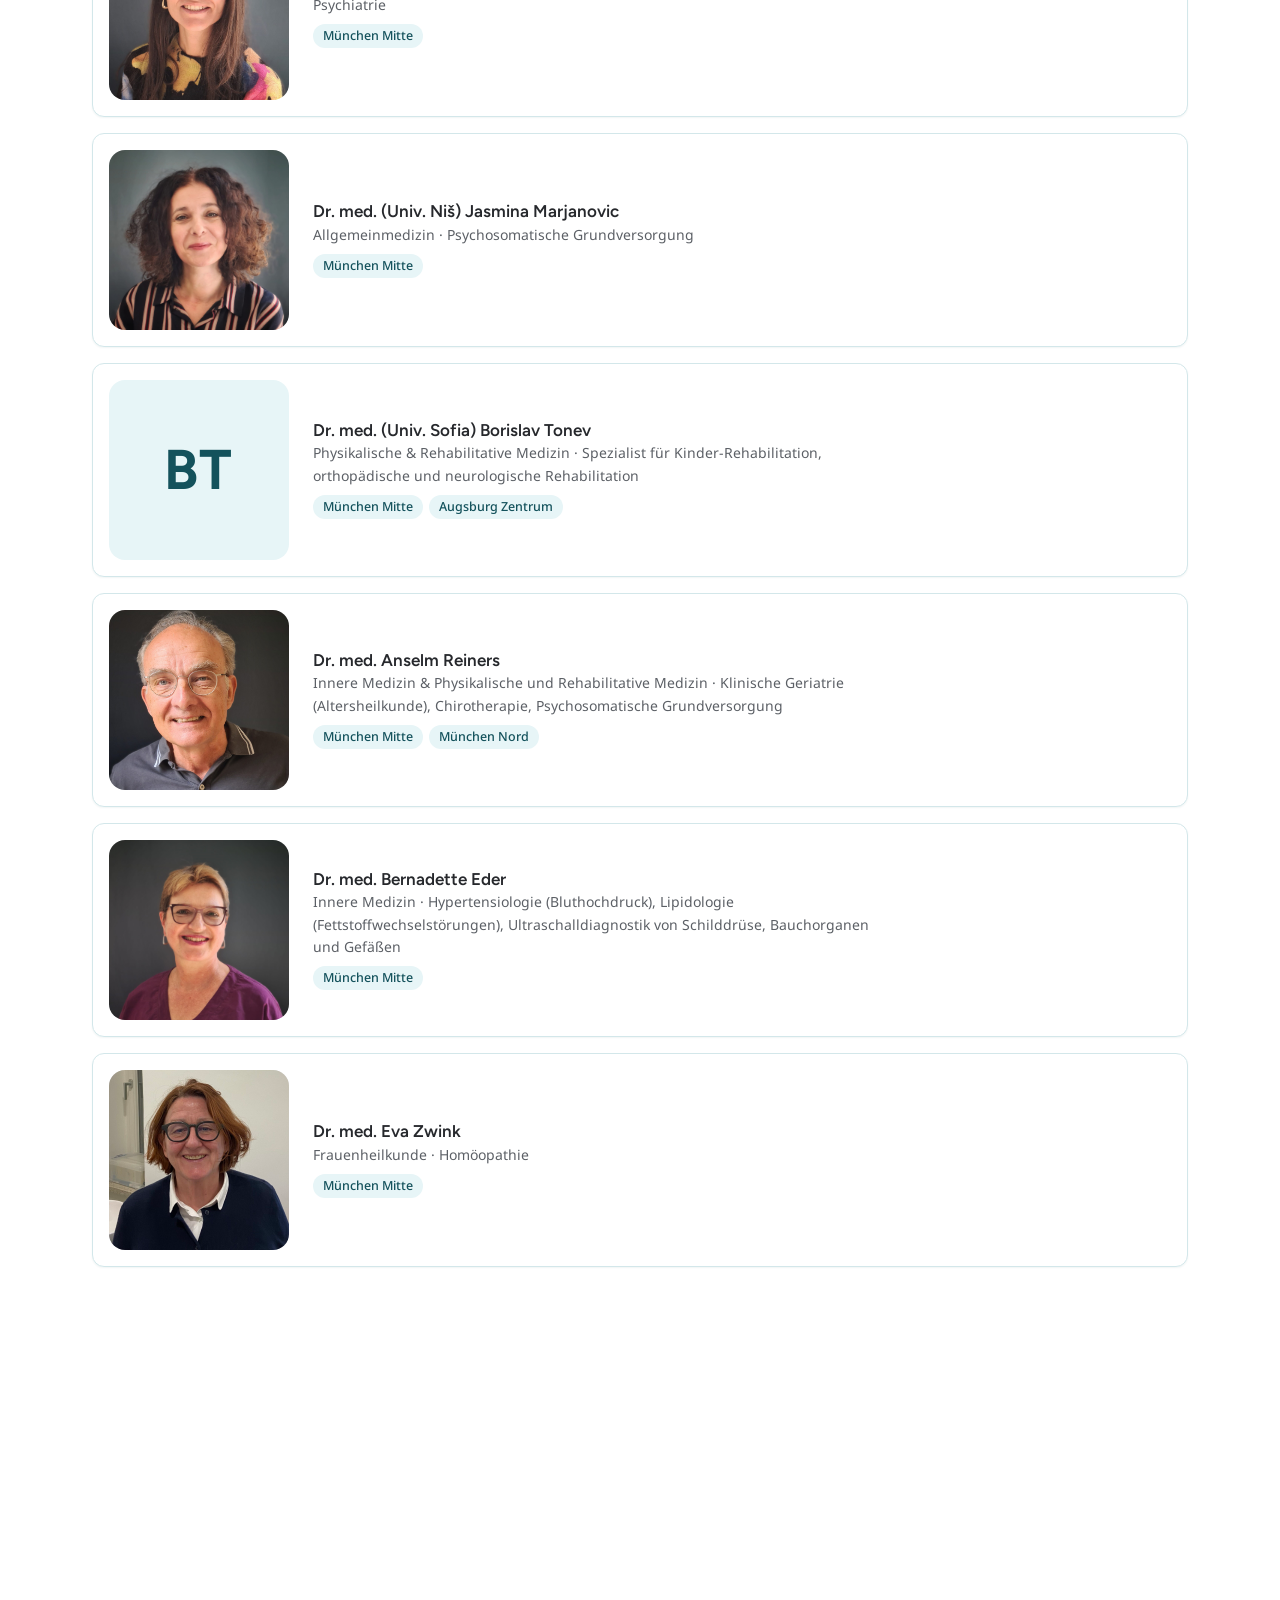
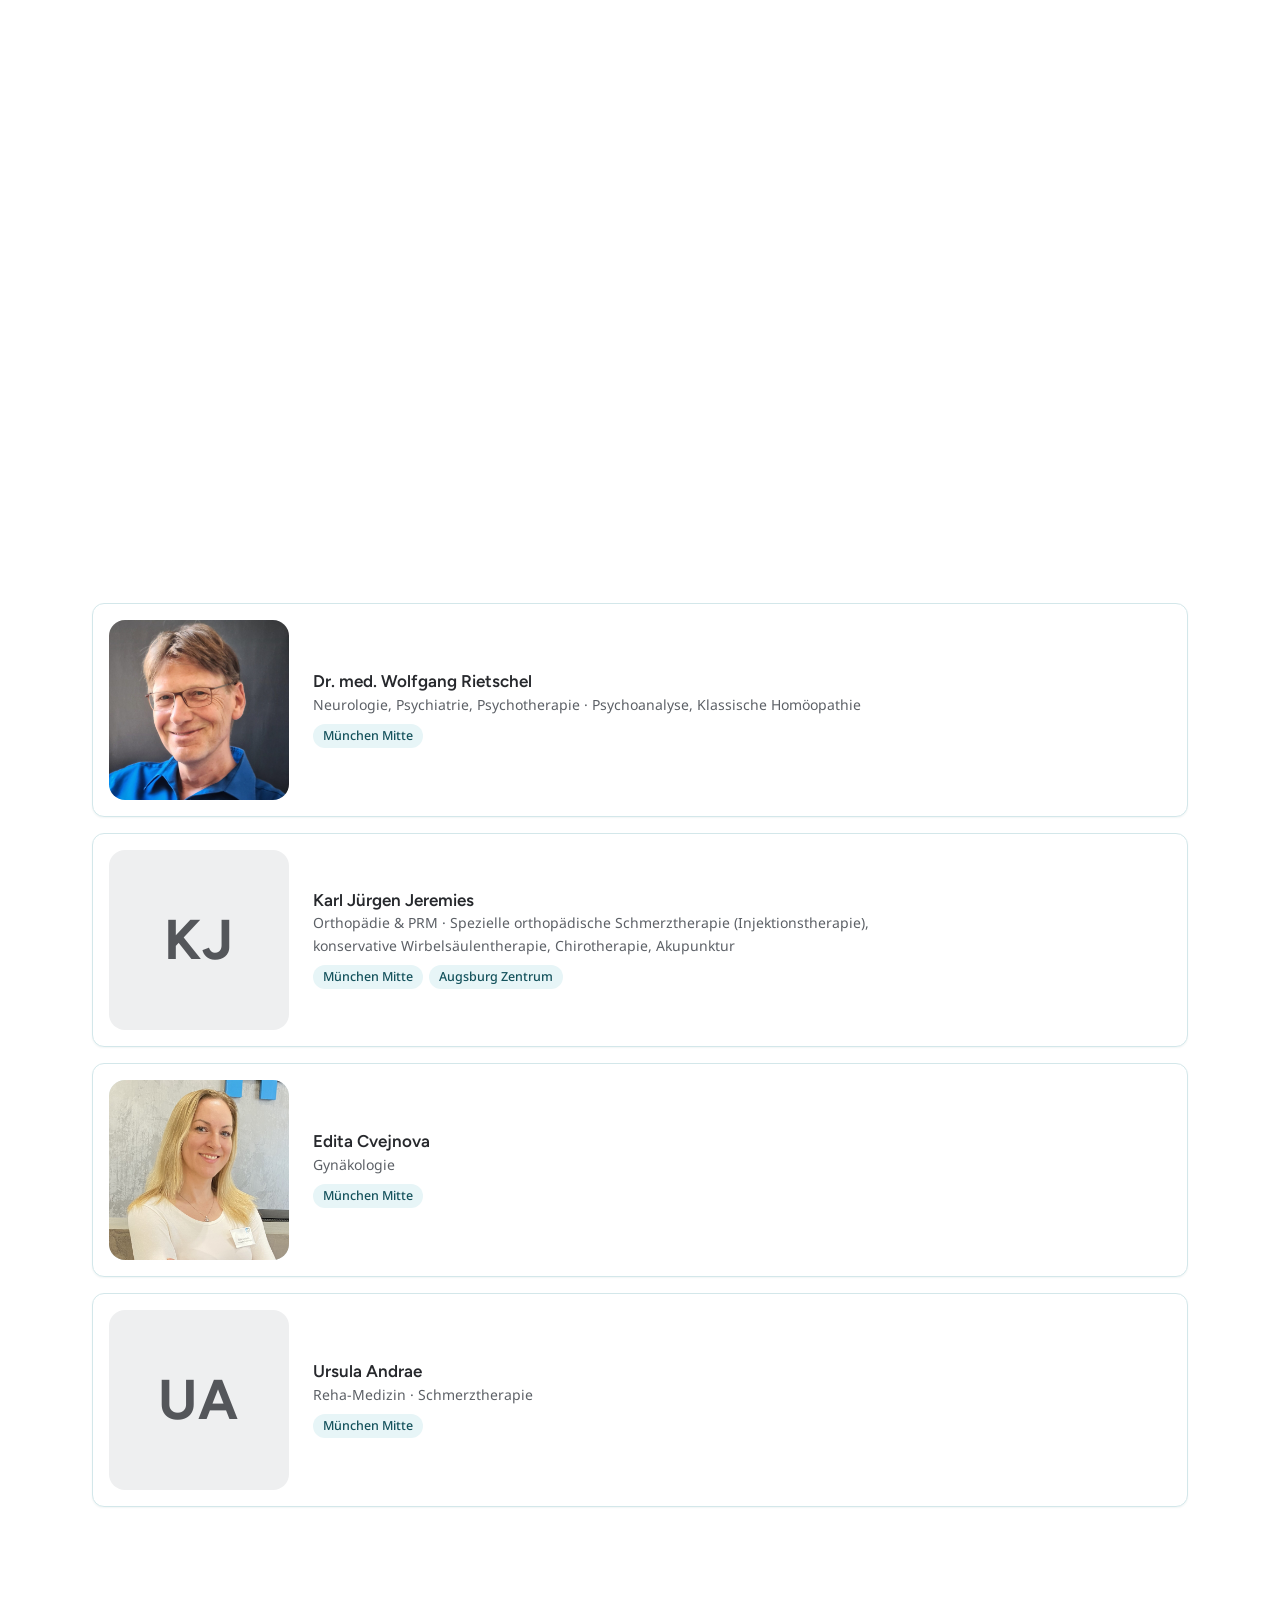
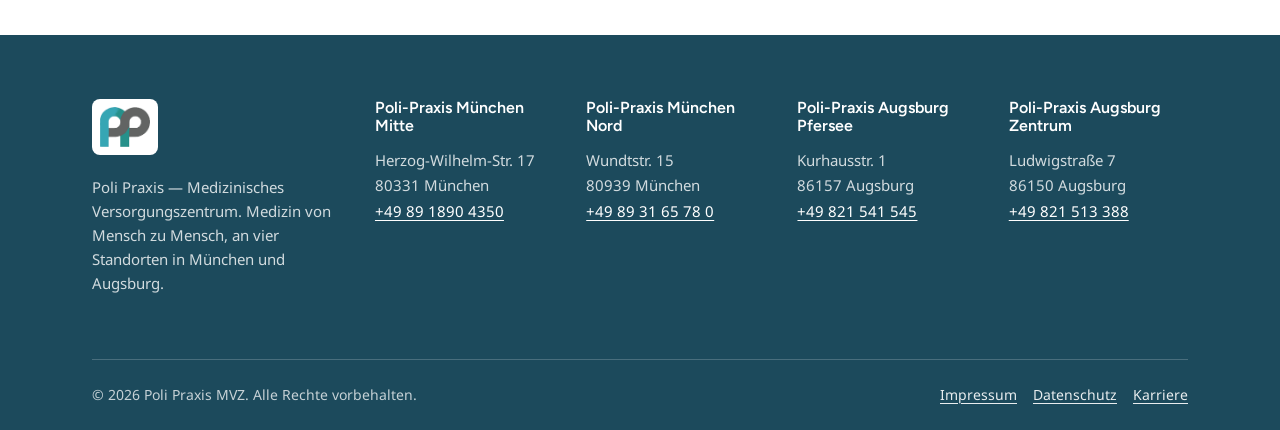
<file: standort-muenchen-mitte.html>
<!DOCTYPE html>
<html lang="de">
<head>
  <meta charset="UTF-8">
  <meta name="viewport" content="width=device-width, initial-scale=1">
  <title>Poli-Praxis München Mitte — Herzog-Wilhelm-Str. 17 | Poli Praxis</title>
  <meta name="description" content="Poli-Praxis München Mitte am Sendlinger Tor: Allgemeinmedizin, Innere Medizin, Gynäkologie, Orthopädie u. v. m. — Adresse, Öffnungszeiten und Ärzteteam.">
  <link rel="icon" type="image/png" href="assets/img/logo.png">
  <link rel="stylesheet" href="assets/css/styles.css?v=5">
</head>
<body>
  <a class="skip-link" href="#main">Zum Inhalt springen</a>

  <header class="site-header">
    <div class="container site-header__inner">
      <a class="brand" href="index.html" aria-label="Poli Praxis — Startseite">
        <img src="assets/img/logo.png" alt="" width="53" height="40">
        <span class="brand__name"><span class="brand-poli">Poli</span> <span class="brand-praxis">Praxis</span><span class="brand__sub">Medizin von Mensch zu Mensch</span></span>
      </a>
      <nav id="main-nav" class="main-nav" aria-label="Hauptnavigation">
        <ul>
          <li><a href="index.html">Start</a></li>
          <li><a href="standorte.html" aria-current="page">Standorte</a></li>
          <li><a href="aerzte.html">Ärztinnen &amp; Ärzte</a></li>
          <li><a href="fachrichtungen.html">Fachrichtungen</a></li>
          <li><a href="index.html#kontakt" data-kontakt-trigger>Kontakt</a></li>
        </ul>
      </nav>
      <button class="nav-toggle" type="button" aria-expanded="false" aria-controls="main-nav">
        <svg width="24" height="24" viewBox="0 0 24 24" fill="none" stroke="currentColor" stroke-width="1.75" stroke-linecap="round" aria-hidden="true"><line x1="4" y1="6" x2="20" y2="6"/><line x1="4" y1="12" x2="20" y2="12"/><line x1="4" y1="18" x2="20" y2="18"/></svg>
        <span class="visually-hidden">Menü öffnen</span>
      </button>
    </div>
  </header>

  <main id="main">

    <section class="page-hero page-hero--mitte">
      <div class="page-hero__art" aria-hidden="true"></div>
      <div class="container">
        <nav class="breadcrumb" aria-label="Brotkrumen">
          <a href="index.html">Start</a> <span aria-hidden="true">/</span>
          <a href="standorte.html">Standorte</a> <span aria-hidden="true">/</span>
          <span aria-current="page">München Mitte</span>
        </nav>
        <h1><span class="brand-poli">Poli-</span><span class="brand-praxis">Praxis</span> München Mitte</h1>
        <p class="lead">Unser größter Standort im Herzen Münchens, direkt am Sendlinger Tor — hausärztliche Versorgung und ein breites fachärztliches Spektrum unter einem Dach.</p>
        <span class="status-badge" data-open-status="muenchen-mitte" hidden></span>
      </div>
    </section>

    <section class="section">
      <div class="container">
        <div class="info-grid">
          <div class="info-card" id="kontakt-anschrift">
            <h2>
              <svg width="20" height="20" viewBox="0 0 24 24" fill="none" stroke="currentColor" stroke-width="1.75" stroke-linecap="round" stroke-linejoin="round" aria-hidden="true"><path d="M20 10c0 6-8 12-8 12s-8-6-8-12a8 8 0 0 1 16 0Z"/><circle cx="12" cy="10" r="3"/></svg>
              Kontakt &amp; Anschrift
            </h2>
            <address>
              Herzog-Wilhelm-Str. 17<br>
              80331 München<br><br>
              Telefon: <a href="tel:+498918904350">+49 89 1890 4350</a><br>
              Fax: +49 89 1890 435 25<br>
              E-Mail: <a href="mailto:anmeldung@poli-praxis.info">anmeldung@poli-praxis.info</a>
            </address>
            <p style="margin-top: var(--sp-4);">
              <a class="text-link" href="https://www.google.com/maps/search/?api=1&amp;query=Herzog-Wilhelm-Str.+17,+80331+M%C3%BCnchen" target="_blank" rel="noopener">Route in Google Maps
                <svg width="16" height="16" viewBox="0 0 24 24" fill="none" stroke="currentColor" stroke-width="2" stroke-linecap="round" stroke-linejoin="round" aria-hidden="true"><path d="M5 12h14"/><path d="m12 5 7 7-7 7"/></svg>
              </a>
            </p>
          </div>

          <div class="info-card">
            <h2>
              <svg width="20" height="20" viewBox="0 0 24 24" fill="none" stroke="currentColor" stroke-width="1.75" stroke-linecap="round" stroke-linejoin="round" aria-hidden="true"><circle cx="12" cy="12" r="9"/><path d="M12 7v5l3 3"/></svg>
              Öffnungszeiten
            </h2>
            <table class="hours-table">
              <tbody>
                <tr><th scope="row">Montag</th><td>9:00–12:00 &amp; 14:00–18:00</td></tr>
                <tr><th scope="row">Dienstag</th><td>9:00–12:00 &amp; 14:00–18:00</td></tr>
                <tr><th scope="row">Mittwoch</th><td>9:00–12:00 &amp; 14:00–17:00</td></tr>
                <tr><th scope="row">Donnerstag</th><td>9:00–12:00 &amp; 14:00–18:00</td></tr>
                <tr><th scope="row">Freitag</th><td>9:00–12:00</td></tr>
                <tr><th scope="row">Samstag</th><td>geschlossen</td></tr>
                <tr><th scope="row">Sonntag</th><td>geschlossen</td></tr>
              </tbody>
            </table>
          </div>

          <div class="info-card">
            <h2>
              <svg width="20" height="20" viewBox="0 0 24 24" fill="none" stroke="currentColor" stroke-width="1.75" stroke-linecap="round" stroke-linejoin="round" aria-hidden="true"><rect x="3" y="4" width="18" height="18" rx="2"/><path d="M16 2v4"/><path d="M8 2v4"/><path d="M3 10h18"/></svg>
              Termin vereinbaren
            </h2>
            <p style="color: var(--pp-text-muted); font-size: 15px;">Buchen Sie bequem online oder rufen Sie uns während der Öffnungszeiten an.</p>
            <div class="info-card__actions">
              <a class="btn btn--primary" href="https://www.doctolib.de/medizinisches-versorgungszentrum-mvz/muenchen/poli-praxis-mvz-muenchen/booking/specialities?source=profile" target="_blank" rel="noopener">Online Termin buchen</a>
              <a class="btn btn--secondary" href="https://www.doctolib.de/medizinisches-versorgungszentrum-mvz/muenchen/poli-praxis-mvz-muenchen/patient-request/patient-authentication?messagingProfileId=eyJfcmFpbHMiOnsibWVzc2FnZSI6Ik1UZzBNRFV4TURRMyIsImV4cCI6bnVsbCwicHVyIjoicGF0aWVudF9tZXNzYWdpbmdfcHJvL3Byb2ZpbGUifX0--a993211ee102c6d4c3ad0135d64e944a4b7ed125b55474461150ffaa0d539a62&amp;category=message" target="_blank" rel="noopener">Nachricht senden</a>
            </div>
          </div>
        </div>
      </div>
    </section>

    <section class="section section--surface" aria-labelledby="map-heading">
      <div class="container">
        <div class="section-head">
          <span class="eyebrow">Anfahrt</span>
          <h2 id="map-heading">So finden Sie uns</h2>
          <p>Herzog-Wilhelm-Str. 17, 80331 München — im Herzen der Altstadt, wenige Gehminuten vom Sendlinger Tor (U1/U2/U3/U6).</p>
        </div>
        <div class="map-embed" data-map-query="Poli Praxis, Herzog-Wilhelm-Str. 17, 80331 München" data-map-title="Karte: Poli-Praxis München Mitte, Herzog-Wilhelm-Str. 17">
          <div class="map-embed__placeholder">
            <svg width="40" height="40" viewBox="0 0 24 24" fill="none" stroke="currentColor" stroke-width="1.75" stroke-linecap="round" stroke-linejoin="round" aria-hidden="true"><path d="M20 10c0 6-8 12-8 12s-8-6-8-12a8 8 0 0 1 16 0Z"/><circle cx="12" cy="10" r="3"/></svg>
            <p>Die interaktive Karte wird geladen …</p>
            <a class="text-link" href="https://www.google.com/maps/search/?api=1&amp;query=Herzog-Wilhelm-Str.+17,+80331+M%C3%BCnchen" target="_blank" rel="noopener">In Google Maps öffnen
              <svg width="16" height="16" viewBox="0 0 24 24" fill="none" stroke="currentColor" stroke-width="2" stroke-linecap="round" stroke-linejoin="round" aria-hidden="true"><path d="M5 12h14"/><path d="m12 5 7 7-7 7"/></svg>
            </a>
          </div>
        </div>
      </div>
    </section>

    <section class="section section--tint">
      <div class="container">
        <div class="section-head">
          <span class="eyebrow">Fachrichtungen an diesem Standort</span>
          <h2>Unser Angebot in München Mitte</h2>
        </div>
        <ul class="office-card__chips" aria-label="Fachrichtungen">
          <li class="chip">Allgemeinmedizin</li>
          <li class="chip">Innere Medizin</li>
          <li class="chip">Gynäkologie &amp; Frauenheilkunde</li>
          <li class="chip">Orthopädie</li>
          <li class="chip">Physikalische &amp; Reha-Medizin</li>
          <li class="chip">Psychiatrie &amp; Neurologie</li>
          <li class="chip">Dermatologie &amp; Allergologie</li>
          <li class="chip">Psychosomatische Grundversorgung</li>
          <li class="chip">Geriatrie</li>
          <li class="chip">Schmerztherapie</li>
          <li class="chip">Homöopathie</li>
          <li class="chip">Ernährungsberatung</li>
          <li class="chip">INUSpherese® (Privatleistung)</li>
        </ul>
      </div>
    </section>

    <section class="section" aria-labelledby="inuspherese-teaser">
      <div class="container">
        <div class="cta-band">
          <h2 id="inuspherese-teaser">INUSpherese® Blutwäsche — exklusiv an diesem Standort</h2>
          <p>Schonende Reinigung des Blutplasmas mit dem TKM-58-Filter — bei Long COVID, ME/CFS, Autoimmun- und chronisch-entzündlichen Erkrankungen. Als private Leistung, nach ärztlichem Erstgespräch.</p>
          <div class="cta-band__actions">
            <a class="btn btn--primary" href="inuspherese.html">Mehr zur INUSpherese®</a>
            <a class="btn btn--ghost-light" href="https://www.doctolib.de/medizinisches-versorgungszentrum-mvz/muenchen/poli-praxis-mvz-muenchen/booking/specialities?source=profile" target="_blank" rel="noopener">Erstgespräch buchen</a>
          </div>
        </div>
      </div>
    </section>

    <section class="section">
      <div class="container">
        <div class="section-head">
          <span class="eyebrow">Unser Team</span>
          <h2>Ärztinnen &amp; Ärzte in München Mitte</h2>
          <p>Einige unserer Ärztinnen und Ärzte sind auch an weiteren Standorten für Sie da — Sie erkennen es an den Standort-Markierungen.</p>
        </div>

        <div class="doctor-grid">
          <article class="doctor-card doctor-card--lead">
            <img class="avatar avatar--photo" src="assets/doc_img/Romylos2.jpg" alt="" width="180" height="180" loading="lazy">
            <div class="doctor-card__body">
              <span class="role-badge"><svg width="14" height="14" viewBox="0 0 24 24" fill="currentColor" aria-hidden="true"><path d="M12 2l2.9 6.26L22 9.27l-5 4.87 1.18 6.88L12 17.77l-6.18 3.25L7 14.14l-5-4.87 7.1-1.01L12 2z"/></svg>Ärztliche Leitung</span>
              <h3>Romylos Siniosoglou</h3>
              <p class="doctor-card__specialty">Allgemeinmedizin · Psychosomatische Grundversorgung</p>
              <div class="doctor-card__tags"><a class="chip" href="standort-muenchen-mitte.html">München Mitte</a></div>
            </div>
          </article>
          <article class="doctor-card">
            <img class="avatar avatar--photo" src="assets/doc_img/Mantel.jpg" alt="" width="180" height="180" loading="lazy">
            <div class="doctor-card__body">
              <h3>Elisabeth Charlotte Mantel</h3>
              <p class="doctor-card__specialty">Fachärztin für Innere Medizin · Ruhe- &amp; Belastungs-EKG, Langzeit-Blutdruckmessung, Ultraschalldiagnostik der inneren Organe und Gefäße, Ernährungsberatung, Hormon-/Darmsprechstunde</p>
              <div class="doctor-card__tags"><a class="chip" href="standort-muenchen-mitte.html">München Mitte</a></div>
            </div>
          </article>
          <article class="doctor-card">
            <img class="avatar avatar--photo" src="assets/doc_img/Gyftomitrou.jpg" alt="" width="180" height="180" loading="lazy">
            <div class="doctor-card__body">
              <h3>Christina Gyftomitrou</h3>
              <p class="doctor-card__specialty">Psychiatrie</p>
              <div class="doctor-card__tags"><a class="chip" href="standort-muenchen-mitte.html">München Mitte</a></div>
            </div>
          </article>
          <article class="doctor-card">
            <img class="avatar avatar--photo" src="assets/doc_img/Marjanovic.jpg" alt="" width="180" height="180" loading="lazy">
            <div class="doctor-card__body">
              <h3>Dr. med. (Univ. Niš) Jasmina Marjanovic</h3>
              <p class="doctor-card__specialty">Allgemeinmedizin · Psychosomatische Grundversorgung</p>
              <div class="doctor-card__tags"><a class="chip" href="standort-muenchen-mitte.html">München Mitte</a></div>
            </div>
          </article>
          <article class="doctor-card">
            <span class="avatar" aria-hidden="true">BT</span>
            <div class="doctor-card__body">
              <h3>Dr. med. (Univ. Sofia) Borislav Tonev</h3>
              <p class="doctor-card__specialty">Physikalische &amp; Rehabilitative Medizin · Spezialist für Kinder-Rehabilitation, orthopädische und neurologische Rehabilitation</p>
              <div class="doctor-card__tags"><a class="chip" href="standort-muenchen-mitte.html">München Mitte</a><a class="chip" href="standort-augsburg-zentrum.html">Augsburg Zentrum</a></div>
            </div>
          </article>
          <article class="doctor-card">
            <img class="avatar avatar--photo" src="assets/doc_img/reiners.jpg" alt="" width="180" height="180" loading="lazy">
            <div class="doctor-card__body">
              <h3>Dr. med. Anselm Reiners</h3>
              <p class="doctor-card__specialty">Innere Medizin &amp; Physikalische und Rehabilitative Medizin · Klinische Geriatrie (Altersheilkunde), Chirotherapie, Psychosomatische Grundversorgung</p>
              <div class="doctor-card__tags"><a class="chip" href="standort-muenchen-mitte.html">München Mitte</a><a class="chip" href="standort-muenchen-nord.html">München Nord</a></div>
            </div>
          </article>
          <article class="doctor-card">
            <img class="avatar avatar--photo" src="assets/doc_img/Bernadette.jpg" alt="" width="180" height="180" loading="lazy">
            <div class="doctor-card__body">
              <h3>Dr. med. Bernadette Eder</h3>
              <p class="doctor-card__specialty">Innere Medizin · Hypertensiologie (Bluthochdruck), Lipidologie (Fettstoffwechselstörungen), Ultraschalldiagnostik von Schilddrüse, Bauchorganen und Gefäßen</p>
              <div class="doctor-card__tags"><a class="chip" href="standort-muenchen-mitte.html">München Mitte</a></div>
            </div>
          </article>
          <article class="doctor-card">
            <img class="avatar avatar--photo" src="assets/doc_img/Zwing.jpeg" alt="" style="object-position: center 20%;" width="180" height="180" loading="lazy">
            <div class="doctor-card__body">
              <h3>Dr. med. Eva Zwink</h3>
              <p class="doctor-card__specialty">Frauenheilkunde · Homöopathie</p>
              <div class="doctor-card__tags"><a class="chip" href="standort-muenchen-mitte.html">München Mitte</a></div>
            </div>
          </article>
          <article class="doctor-card">
            <img class="avatar avatar--photo" src="assets/doc_img/Ronja.jpg" alt="" width="180" height="180" loading="lazy">
            <div class="doctor-card__body">
              <h3>Dr. Ronja Heisel-Kohlhaas</h3>
              <p class="doctor-card__specialty">Gynäkologie</p>
              <div class="doctor-card__tags"><a class="chip" href="standort-muenchen-mitte.html">München Mitte</a></div>
            </div>
          </article>
          <article class="doctor-card">
            <img class="avatar avatar--photo" src="assets/doc_img/Kornwachs.jpg" alt="" width="180" height="180" loading="lazy">
            <div class="doctor-card__body">
              <h3>Dr. med. Josef Kornwachs</h3>
              <p class="doctor-card__specialty">Physikalische &amp; Rehabilitative Medizin (PRM) · Chirotherapie, Akupunktur, Osteopathie, Therapie nach Yamasaki</p>
              <div class="doctor-card__tags"><a class="chip" href="standort-muenchen-mitte.html">München Mitte</a></div>
            </div>
          </article>
          <article class="doctor-card">
            <img class="avatar avatar--photo" src="assets/doc_img/Simon.jpg" alt="" width="180" height="180" loading="lazy">
            <div class="doctor-card__body">
              <h3>Dr. med. Simon Keyssner</h3>
              <p class="doctor-card__specialty">Physikalisch-Rehabilitative Medizin · Therapie nach Feldenkrais, Psychosomatische Grundversorgung</p>
              <div class="doctor-card__tags"><a class="chip" href="standort-muenchen-mitte.html">München Mitte</a><a class="chip" href="standort-muenchen-nord.html">München Nord</a></div>
            </div>
          </article>
          <article class="doctor-card">
            <img class="avatar avatar--photo" src="assets/doc_img/hutter.jpg" alt="" width="180" height="180" loading="lazy">
            <div class="doctor-card__body">
              <h3>Dr. med. Ursula Hutter</h3>
              <p class="doctor-card__specialty">Dermatologie &amp; Allergologie · Ästhetische Behandlungen als Privatleistung, Sprechstunde mit Terminvereinbarung</p>
              <div class="doctor-card__tags"><a class="chip" href="standort-muenchen-mitte.html">München Mitte</a></div>
            </div>
          </article>
          <article class="doctor-card">
            <img class="avatar avatar--photo" src="assets/doc_img/rietschel.jpg" alt="" width="180" height="180" loading="lazy">
            <div class="doctor-card__body">
              <h3>Dr. med. Wolfgang Rietschel</h3>
              <p class="doctor-card__specialty">Neurologie, Psychiatrie, Psychotherapie · Psychoanalyse, Klassische Homöopathie</p>
              <div class="doctor-card__tags"><a class="chip" href="standort-muenchen-mitte.html">München Mitte</a></div>
            </div>
          </article>
          <article class="doctor-card">
            <span class="avatar" aria-hidden="true">KJ</span>
            <div class="doctor-card__body">
              <h3>Karl Jürgen Jeremies</h3>
              <p class="doctor-card__specialty">Orthopädie &amp; PRM · Spezielle orthopädische Schmerztherapie (Injektionstherapie), konservative Wirbelsäulentherapie, Chirotherapie, Akupunktur</p>
              <div class="doctor-card__tags"><a class="chip" href="standort-muenchen-mitte.html">München Mitte</a><a class="chip" href="standort-augsburg-zentrum.html">Augsburg Zentrum</a></div>
            </div>
          </article>
          <article class="doctor-card">
            <img class="avatar avatar--photo" src="assets/doc_img/Edita.jpeg" alt="" style="object-position: center 20%;" width="180" height="180" loading="lazy">
            <div class="doctor-card__body">
              <h3>Edita Cvejnova</h3>
              <p class="doctor-card__specialty">Gynäkologie</p>
              <div class="doctor-card__tags"><a class="chip" href="standort-muenchen-mitte.html">München Mitte</a></div>
            </div>
          </article>
          <article class="doctor-card">
            <span class="avatar" aria-hidden="true">UA</span>
            <div class="doctor-card__body">
              <h3>Ursula Andrae</h3>
              <p class="doctor-card__specialty">Reha-Medizin · Schmerztherapie</p>
              <div class="doctor-card__tags"><a class="chip" href="standort-muenchen-mitte.html">München Mitte</a></div>
            </div>
          </article>
        </div>
      </div>
    </section>

  </main>

  <footer class="site-footer" id="kontakt">
    <div class="container">
      <div class="footer-grid">
        <div class="footer-brand">
          <a href="index.html" class="footer-logo-link" aria-label="Zur Startseite"><img src="assets/img/logo.png" alt="Poli Praxis Logo" width="59" height="44"></a>
          <p>Poli Praxis — Medizinisches Versorgungszentrum. Medizin von Mensch zu Mensch, an vier Standorten in München und Augsburg.</p>
        </div>
        <div class="footer-office">
          <h3>Poli-Praxis München Mitte</h3>
          <address>Herzog-Wilhelm-Str. 17<br>80331 München</address>
          <a href="tel:+498918904350">+49 89 1890 4350</a>
        </div>
        <div class="footer-office">
          <h3>Poli-Praxis München Nord</h3>
          <address>Wundtstr. 15<br>80939 München</address>
          <a href="tel:+49893165780">+49 89 31 65 78 0</a>
        </div>
        <div class="footer-office">
          <h3>Poli-Praxis Augsburg Pfersee</h3>
          <address>Kurhausstr. 1<br>86157 Augsburg</address>
          <a href="tel:+49821541545">+49 821 541 545</a>
        </div>
        <div class="footer-office">
          <h3>Poli-Praxis Augsburg Zentrum</h3>
          <address>Ludwigstraße 7<br>86150 Augsburg</address>
          <a href="tel:+49821513388">+49 821 513 388</a>
        </div>
      </div>
      <div class="footer-bottom">
        <p class="mb-0">© 2026 Poli Praxis MVZ. Alle Rechte vorbehalten.</p>
        <ul>
          <li><a href="impressum.html">Impressum</a></li>
          <li><a href="datenschutz.html">Datenschutz</a></li>
          <li><a href="#">Karriere</a></li>
        </ul>
      </div>
    </div>
  </footer>

  <script src="assets/js/main.js?v=5"></script>
</body>
</html>
</file>
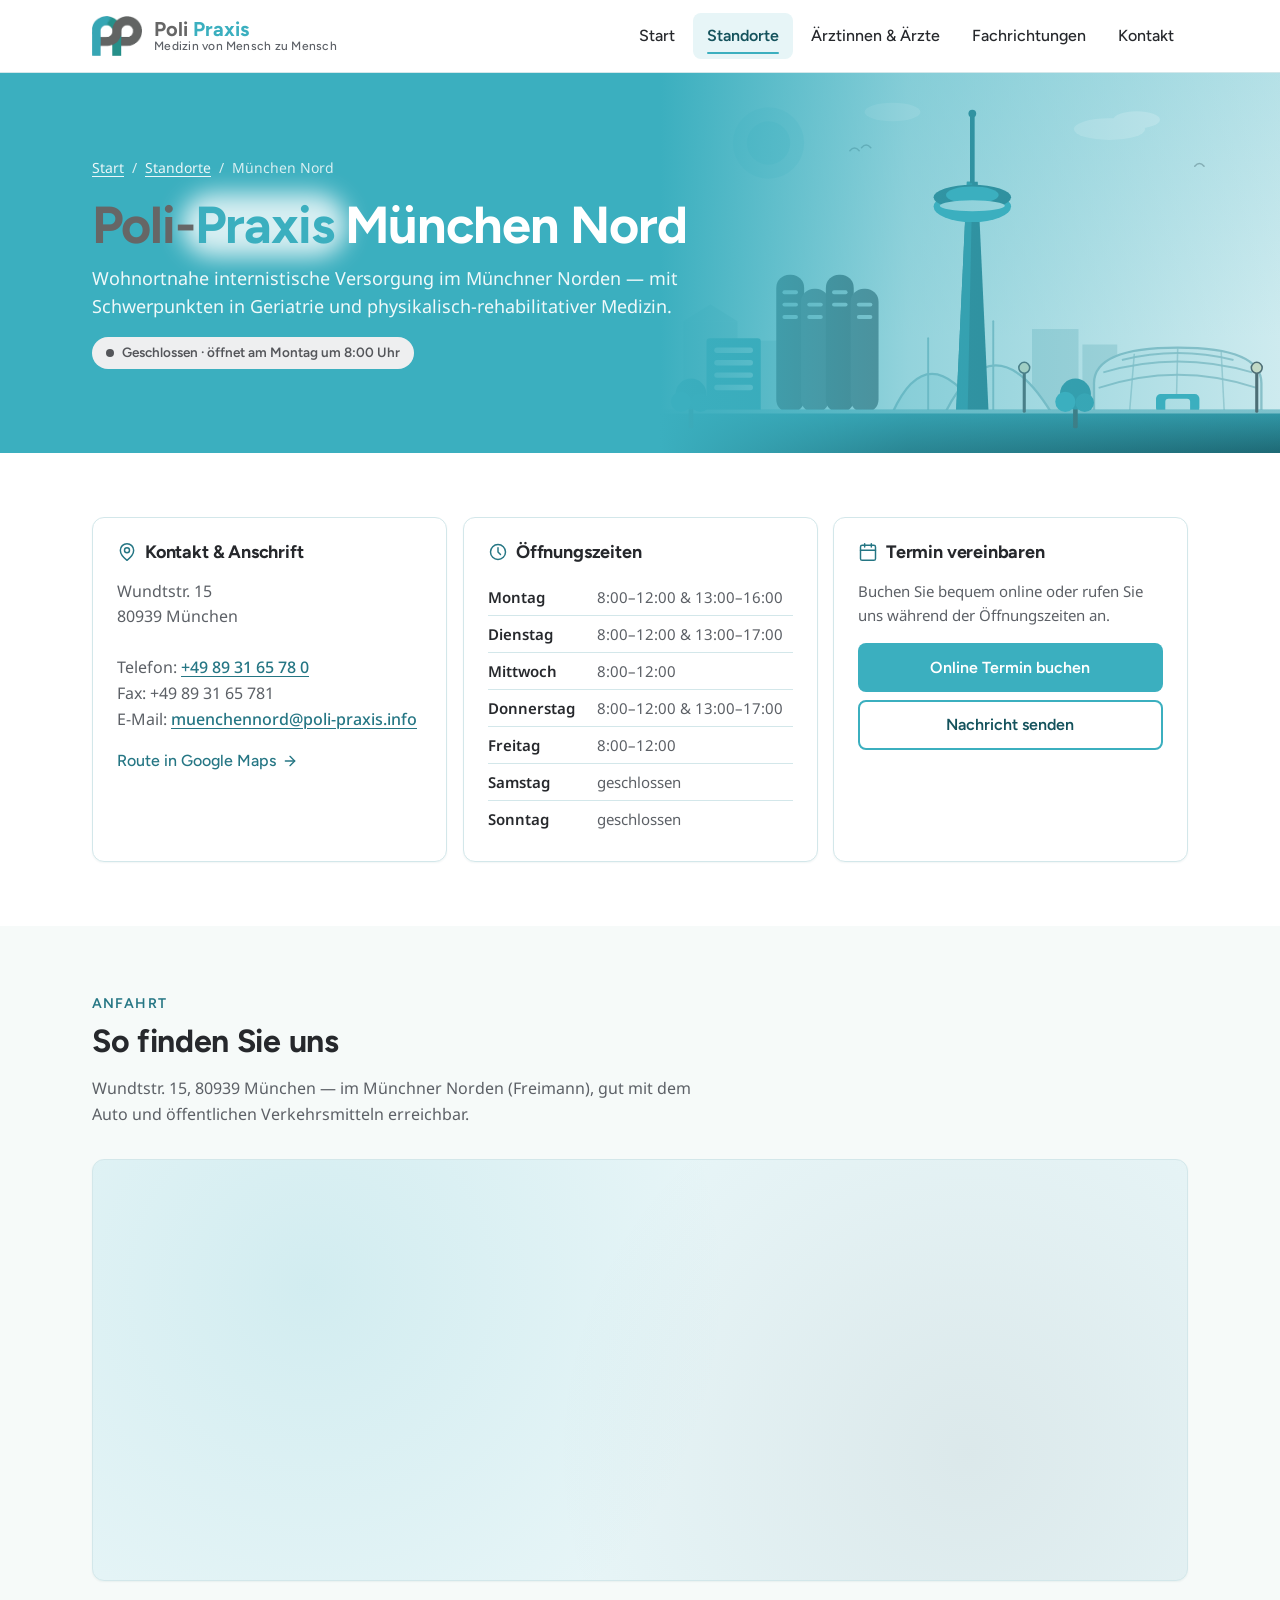
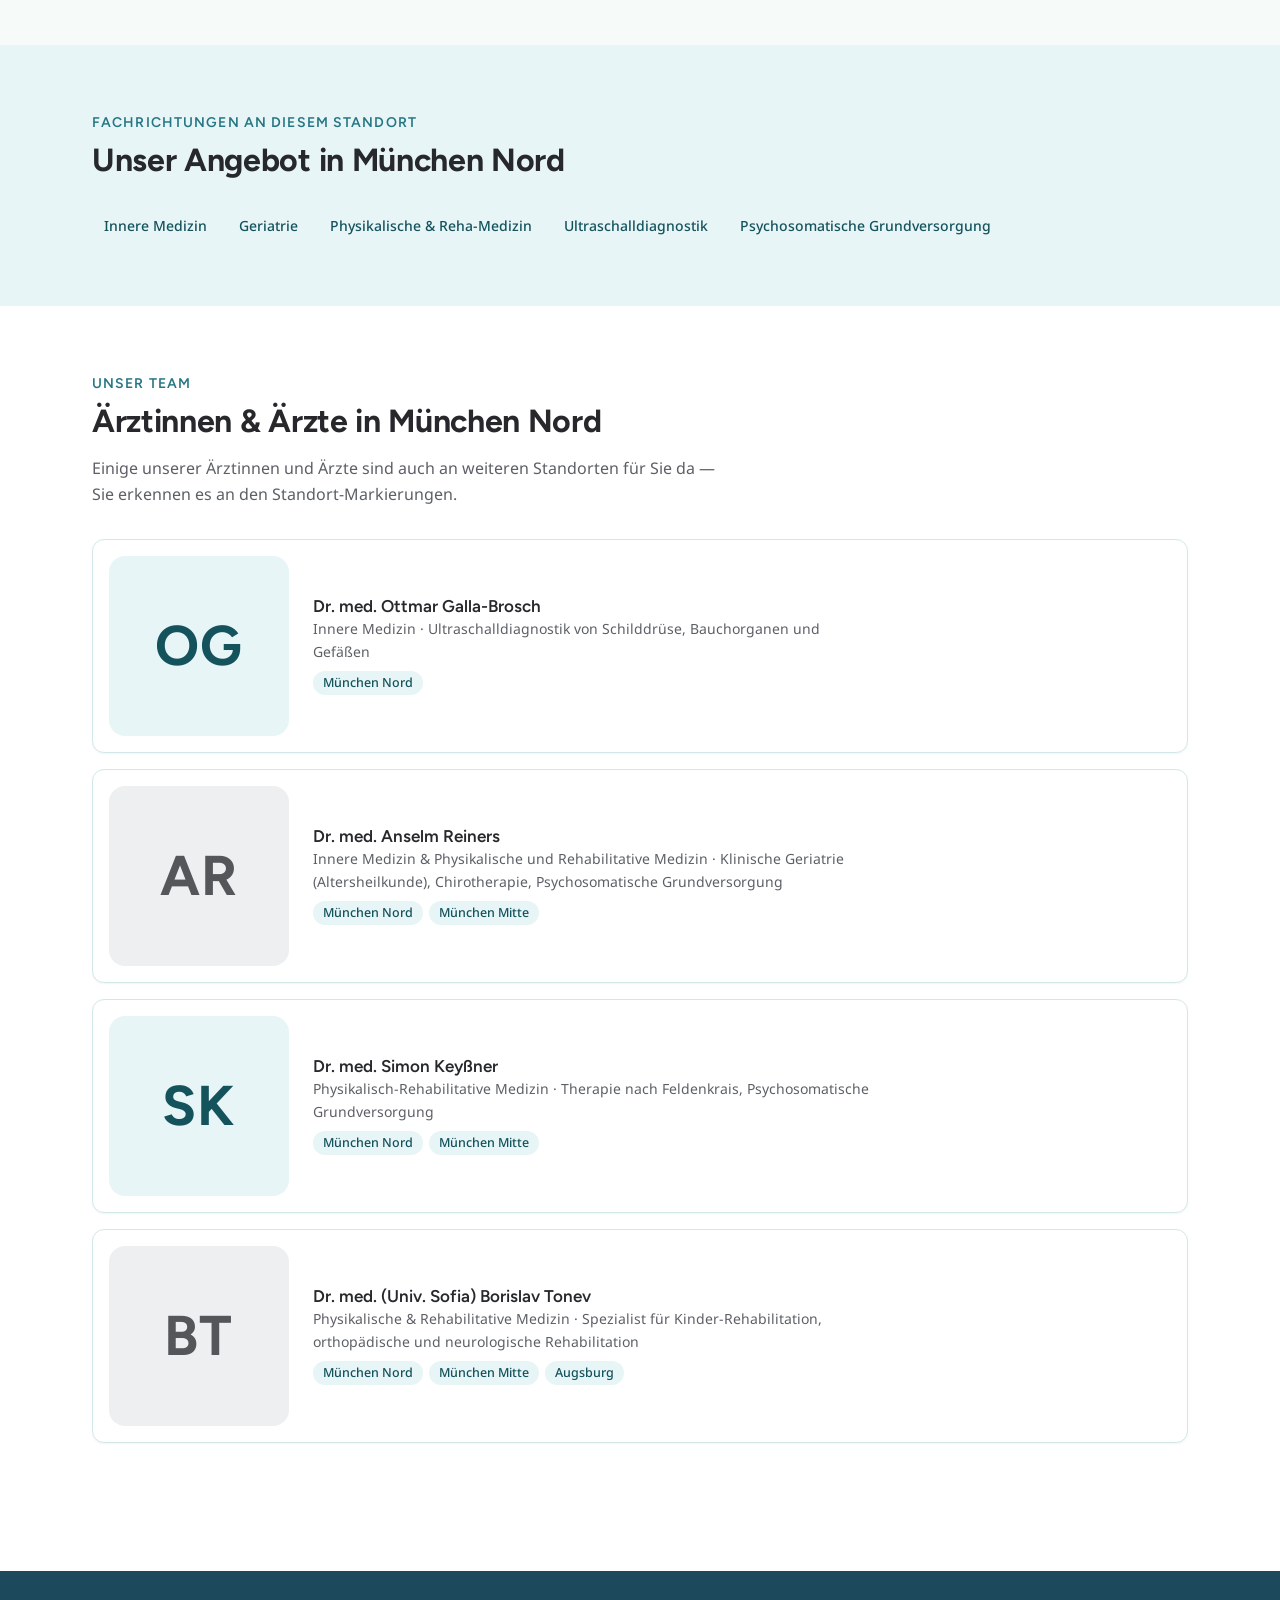
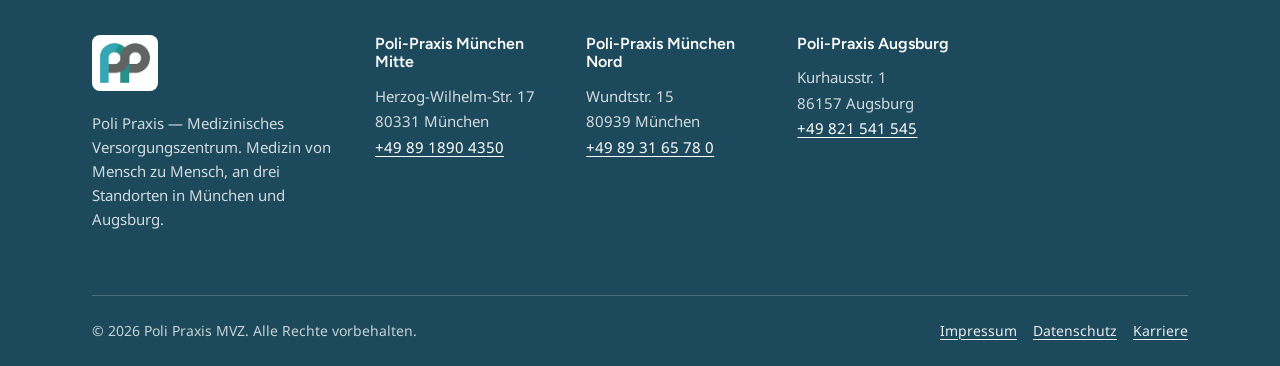
<file: standort-muenchen-nord.html>
<!DOCTYPE html>
<html lang="de">
<head>
  <meta charset="UTF-8">
  <meta name="viewport" content="width=device-width, initial-scale=1">
  <title>Poli-Praxis München Nord — Wundtstr. 15 | Poli Praxis</title>
  <meta name="description" content="Poli-Praxis München Nord in der Wundtstr. 15: Innere Medizin, Geriatrie und physikalisch-rehabilitative Medizin — Adresse, Öffnungszeiten und Ärzteteam.">
  <link rel="icon" type="image/png" href="assets/img/logo.png">
  <link rel="stylesheet" href="assets/css/styles.css?v=5">
</head>
<body>
  <a class="skip-link" href="#main">Zum Inhalt springen</a>

  <header class="site-header">
    <div class="container site-header__inner">
      <a class="brand" href="index.html" aria-label="Poli Praxis — Startseite">
        <img src="assets/img/logo.png" alt="" width="53" height="40">
        <span class="brand__name"><span class="brand-poli">Poli</span> <span class="brand-praxis">Praxis</span><span class="brand__sub">Medizin von Mensch zu Mensch</span></span>
      </a>
      <nav id="main-nav" class="main-nav" aria-label="Hauptnavigation">
        <ul>
          <li><a href="index.html">Start</a></li>
          <li><a href="standorte.html" aria-current="page">Standorte</a></li>
          <li><a href="aerzte.html">Ärztinnen &amp; Ärzte</a></li>
          <li><a href="fachrichtungen.html">Fachrichtungen</a></li>
          <li><a href="index.html#kontakt" data-kontakt-trigger>Kontakt</a></li>
        </ul>
      </nav>
      <button class="nav-toggle" type="button" aria-expanded="false" aria-controls="main-nav">
        <svg width="24" height="24" viewBox="0 0 24 24" fill="none" stroke="currentColor" stroke-width="1.75" stroke-linecap="round" aria-hidden="true"><line x1="4" y1="6" x2="20" y2="6"/><line x1="4" y1="12" x2="20" y2="12"/><line x1="4" y1="18" x2="20" y2="18"/></svg>
        <span class="visually-hidden">Menü öffnen</span>
      </button>
    </div>
  </header>

  <main id="main">

    <section class="page-hero page-hero--nord">
      <div class="page-hero__art" aria-hidden="true"></div>
      <div class="container">
        <nav class="breadcrumb" aria-label="Brotkrumen">
          <a href="index.html">Start</a> <span aria-hidden="true">/</span>
          <a href="standorte.html">Standorte</a> <span aria-hidden="true">/</span>
          <span aria-current="page">München Nord</span>
        </nav>
        <h1><span class="brand-poli">Poli-</span><span class="brand-praxis">Praxis</span> München Nord</h1>
        <p class="lead">Wohnortnahe internistische Versorgung im Münchner Norden — mit Schwerpunkten in Geriatrie und physikalisch-rehabilitativer Medizin.</p>
        <span class="status-badge" data-open-status="muenchen-nord" hidden></span>
      </div>
    </section>

    <section class="section">
      <div class="container">
        <div class="info-grid">
          <div class="info-card" id="kontakt-anschrift">
            <h2>
              <svg width="20" height="20" viewBox="0 0 24 24" fill="none" stroke="currentColor" stroke-width="1.75" stroke-linecap="round" stroke-linejoin="round" aria-hidden="true"><path d="M20 10c0 6-8 12-8 12s-8-6-8-12a8 8 0 0 1 16 0Z"/><circle cx="12" cy="10" r="3"/></svg>
              Kontakt &amp; Anschrift
            </h2>
            <address>
              Wundtstr. 15<br>
              80939 München<br><br>
              Telefon: <a href="tel:+49893165780">+49 89 31 65 78 0</a><br>
              Fax: +49 89 31 65 781<br>
              E-Mail: <a href="mailto:muenchennord@poli-praxis.info">muenchennord@poli-praxis.info</a>
            </address>
            <p style="margin-top: var(--sp-4);">
              <a class="text-link" href="https://www.google.com/maps/search/?api=1&amp;query=Wundtstr.+15,+80939+M%C3%BCnchen" target="_blank" rel="noopener">Route in Google Maps
                <svg width="16" height="16" viewBox="0 0 24 24" fill="none" stroke="currentColor" stroke-width="2" stroke-linecap="round" stroke-linejoin="round" aria-hidden="true"><path d="M5 12h14"/><path d="m12 5 7 7-7 7"/></svg>
              </a>
            </p>
          </div>

          <div class="info-card">
            <h2>
              <svg width="20" height="20" viewBox="0 0 24 24" fill="none" stroke="currentColor" stroke-width="1.75" stroke-linecap="round" stroke-linejoin="round" aria-hidden="true"><circle cx="12" cy="12" r="9"/><path d="M12 7v5l3 3"/></svg>
              Öffnungszeiten
            </h2>
            <table class="hours-table">
              <tbody>
                <tr><th scope="row">Montag</th><td>8:00–12:00 &amp; 13:00–16:00</td></tr>
                <tr><th scope="row">Dienstag</th><td>8:00–12:00 &amp; 13:00–17:00</td></tr>
                <tr><th scope="row">Mittwoch</th><td>8:00–12:00</td></tr>
                <tr><th scope="row">Donnerstag</th><td>8:00–12:00 &amp; 13:00–17:00</td></tr>
                <tr><th scope="row">Freitag</th><td>8:00–12:00</td></tr>
                <tr><th scope="row">Samstag</th><td>geschlossen</td></tr>
                <tr><th scope="row">Sonntag</th><td>geschlossen</td></tr>
              </tbody>
            </table>
          </div>

          <div class="info-card">
            <h2>
              <svg width="20" height="20" viewBox="0 0 24 24" fill="none" stroke="currentColor" stroke-width="1.75" stroke-linecap="round" stroke-linejoin="round" aria-hidden="true"><rect x="3" y="4" width="18" height="18" rx="2"/><path d="M16 2v4"/><path d="M8 2v4"/><path d="M3 10h18"/></svg>
              Termin vereinbaren
            </h2>
            <p style="color: var(--pp-text-muted); font-size: 15px;">Buchen Sie bequem online oder rufen Sie uns während der Öffnungszeiten an.</p>
            <div class="info-card__actions">
              <a class="btn btn--primary" href="https://www.doctolib.de" target="_blank" rel="noopener">Online Termin buchen</a>
              <a class="btn btn--secondary" href="#">Nachricht senden</a>
            </div>
          </div>
        </div>
      </div>
    </section>

    <section class="section section--surface" aria-labelledby="map-heading">
      <div class="container">
        <div class="section-head">
          <span class="eyebrow">Anfahrt</span>
          <h2 id="map-heading">So finden Sie uns</h2>
          <p>Wundtstr. 15, 80939 München — im Münchner Norden (Freimann), gut mit dem Auto und öffentlichen Verkehrsmitteln erreichbar.</p>
        </div>
        <div class="map-embed" data-map-query="Poli Praxis, Wundtstr. 15, 80939 München" data-map-title="Karte: Poli-Praxis München Nord, Wundtstr. 15">
          <div class="map-embed__placeholder">
            <svg width="40" height="40" viewBox="0 0 24 24" fill="none" stroke="currentColor" stroke-width="1.75" stroke-linecap="round" stroke-linejoin="round" aria-hidden="true"><path d="M20 10c0 6-8 12-8 12s-8-6-8-12a8 8 0 0 1 16 0Z"/><circle cx="12" cy="10" r="3"/></svg>
            <p>Die interaktive Karte wird geladen …</p>
            <a class="text-link" href="https://www.google.com/maps/search/?api=1&amp;query=Wundtstr.+15,+80939+M%C3%BCnchen" target="_blank" rel="noopener">In Google Maps öffnen
              <svg width="16" height="16" viewBox="0 0 24 24" fill="none" stroke="currentColor" stroke-width="2" stroke-linecap="round" stroke-linejoin="round" aria-hidden="true"><path d="M5 12h14"/><path d="m12 5 7 7-7 7"/></svg>
            </a>
          </div>
        </div>
      </div>
    </section>

    <section class="section section--tint">
      <div class="container">
        <div class="section-head">
          <span class="eyebrow">Fachrichtungen an diesem Standort</span>
          <h2>Unser Angebot in München Nord</h2>
        </div>
        <ul class="office-card__chips" aria-label="Fachrichtungen">
          <li class="chip">Innere Medizin</li>
          <li class="chip">Geriatrie</li>
          <li class="chip">Physikalische &amp; Reha-Medizin</li>
          <li class="chip">Ultraschalldiagnostik</li>
          <li class="chip">Psychosomatische Grundversorgung</li>
        </ul>
      </div>
    </section>

    <section class="section">
      <div class="container">
        <div class="section-head">
          <span class="eyebrow">Unser Team</span>
          <h2>Ärztinnen &amp; Ärzte in München Nord</h2>
          <p>Einige unserer Ärztinnen und Ärzte sind auch an weiteren Standorten für Sie da — Sie erkennen es an den Standort-Markierungen.</p>
        </div>

        <div class="doctor-grid">
          <article class="doctor-card">
            <span class="avatar" aria-hidden="true">OG</span>
            <div class="doctor-card__body">
              <h3>Dr. med. Ottmar Galla-Brosch</h3>
              <p class="doctor-card__specialty">Innere Medizin · Ultraschalldiagnostik von Schilddrüse, Bauchorganen und Gefäßen</p>
              <div class="doctor-card__tags"><a class="chip" href="standort-muenchen-nord.html">München Nord</a></div>
            </div>
          </article>
          <article class="doctor-card">
            <span class="avatar" aria-hidden="true">AR</span>
            <div class="doctor-card__body">
              <h3>Dr. med. Anselm Reiners</h3>
              <p class="doctor-card__specialty">Innere Medizin &amp; Physikalische und Rehabilitative Medizin · Klinische Geriatrie (Altersheilkunde), Chirotherapie, Psychosomatische Grundversorgung</p>
              <div class="doctor-card__tags"><a class="chip" href="standort-muenchen-nord.html">München Nord</a><a class="chip" href="standort-muenchen-mitte.html">München Mitte</a></div>
            </div>
          </article>
          <article class="doctor-card">
            <span class="avatar" aria-hidden="true">SK</span>
            <div class="doctor-card__body">
              <h3>Dr. med. Simon Keyßner</h3>
              <p class="doctor-card__specialty">Physikalisch-Rehabilitative Medizin · Therapie nach Feldenkrais, Psychosomatische Grundversorgung</p>
              <div class="doctor-card__tags"><a class="chip" href="standort-muenchen-nord.html">München Nord</a><a class="chip" href="standort-muenchen-mitte.html">München Mitte</a></div>
            </div>
          </article>
          <article class="doctor-card">
            <span class="avatar" aria-hidden="true">BT</span>
            <div class="doctor-card__body">
              <h3>Dr. med. (Univ. Sofia) Borislav Tonev</h3>
              <p class="doctor-card__specialty">Physikalische &amp; Rehabilitative Medizin · Spezialist für Kinder-Rehabilitation, orthopädische und neurologische Rehabilitation</p>
              <div class="doctor-card__tags"><a class="chip" href="standort-muenchen-nord.html">München Nord</a><a class="chip" href="standort-muenchen-mitte.html">München Mitte</a><a class="chip" href="standort-augsburg.html">Augsburg</a></div>
            </div>
          </article>
        </div>
      </div>
    </section>

  </main>

  <footer class="site-footer" id="kontakt">
    <div class="container">
      <div class="footer-grid">
        <div class="footer-brand">
          <a href="index.html" class="footer-logo-link" aria-label="Zur Startseite"><img src="assets/img/logo.png" alt="Poli Praxis Logo" width="59" height="44"></a>
          <p>Poli Praxis — Medizinisches Versorgungszentrum. Medizin von Mensch zu Mensch, an drei Standorten in München und Augsburg.</p>
        </div>
        <div class="footer-office">
          <h3>Poli-Praxis München Mitte</h3>
          <address>Herzog-Wilhelm-Str. 17<br>80331 München</address>
          <a href="tel:+498918904350">+49 89 1890 4350</a>
        </div>
        <div class="footer-office">
          <h3>Poli-Praxis München Nord</h3>
          <address>Wundtstr. 15<br>80939 München</address>
          <a href="tel:+49893165780">+49 89 31 65 78 0</a>
        </div>
        <div class="footer-office">
          <h3>Poli-Praxis Augsburg</h3>
          <address>Kurhausstr. 1<br>86157 Augsburg</address>
          <a href="tel:+49821541545">+49 821 541 545</a>
        </div>
      </div>
      <div class="footer-bottom">
        <p class="mb-0">© 2026 Poli Praxis MVZ. Alle Rechte vorbehalten.</p>
        <ul>
          <li><a href="impressum.html">Impressum</a></li>
          <li><a href="datenschutz.html">Datenschutz</a></li>
          <li><a href="#">Karriere</a></li>
        </ul>
      </div>
    </div>
  </footer>

  <script src="assets/js/main.js?v=5"></script>
</body>
</html>
</file>
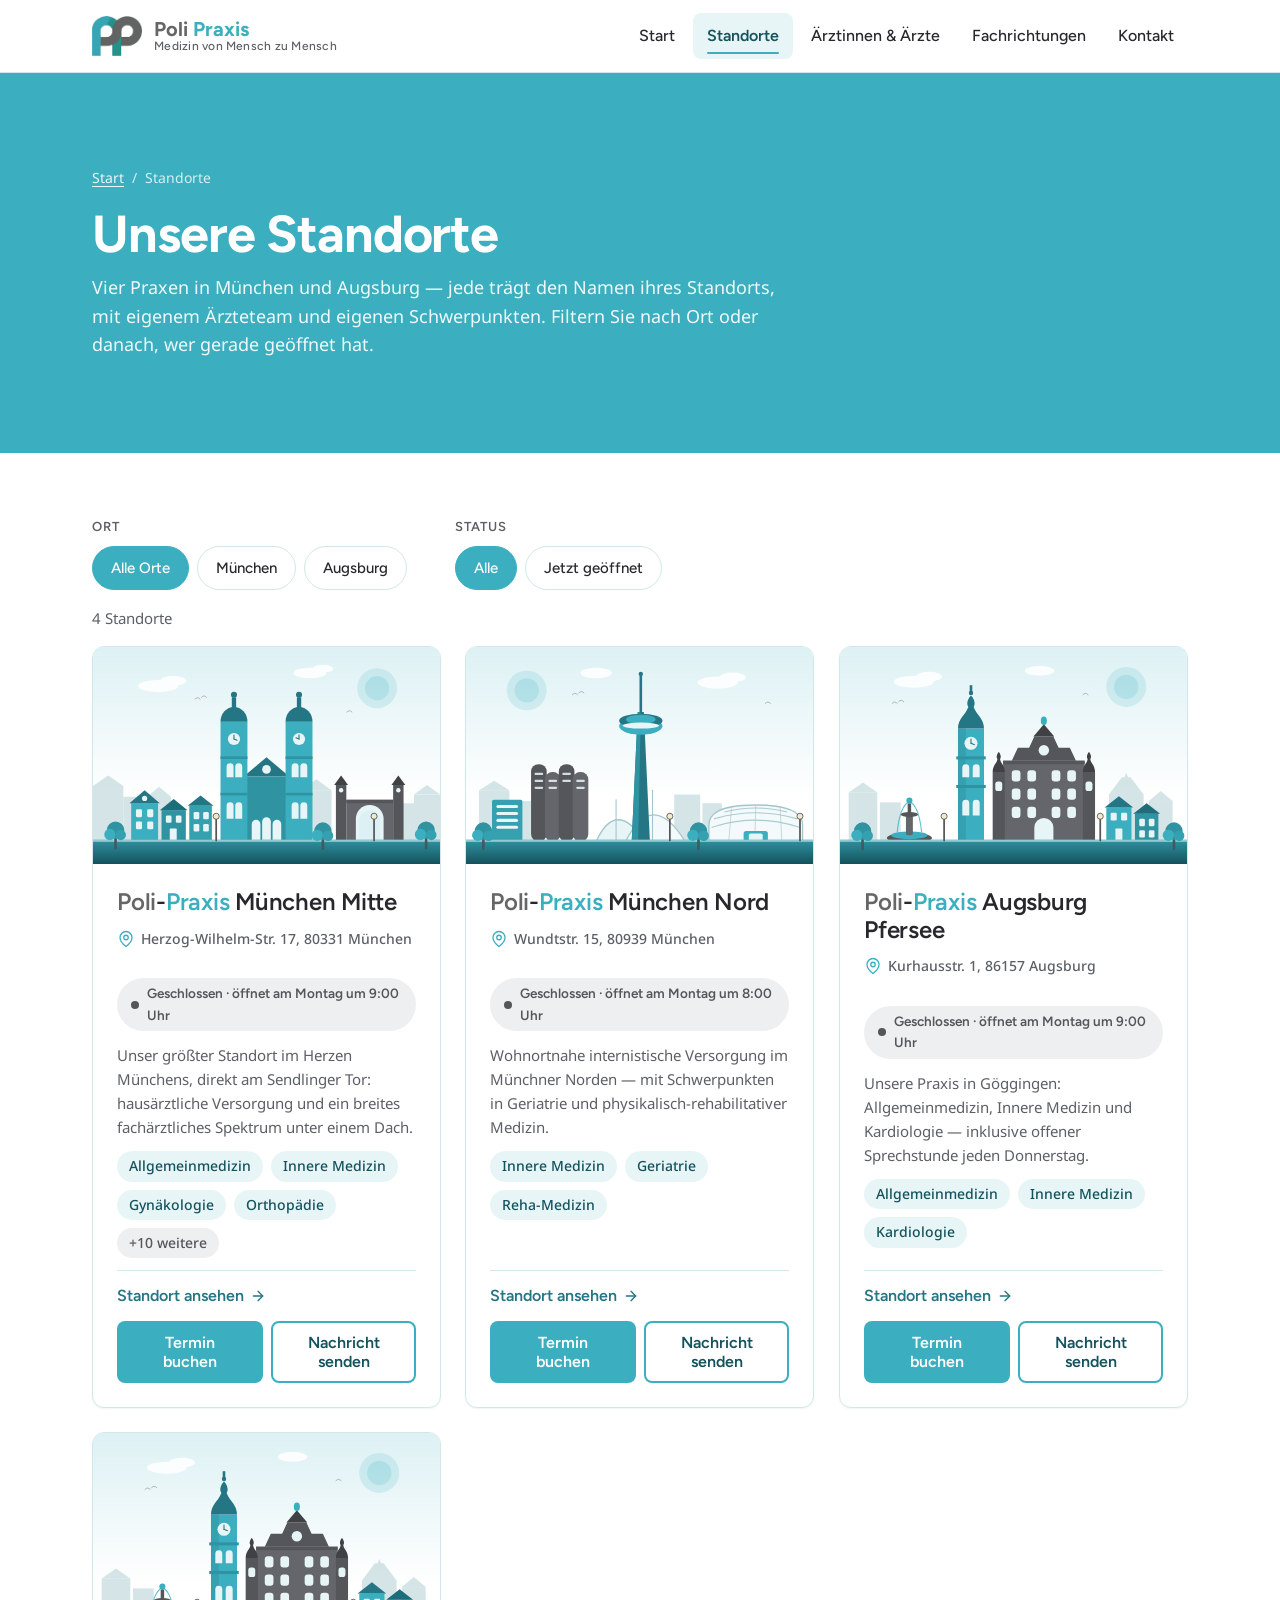
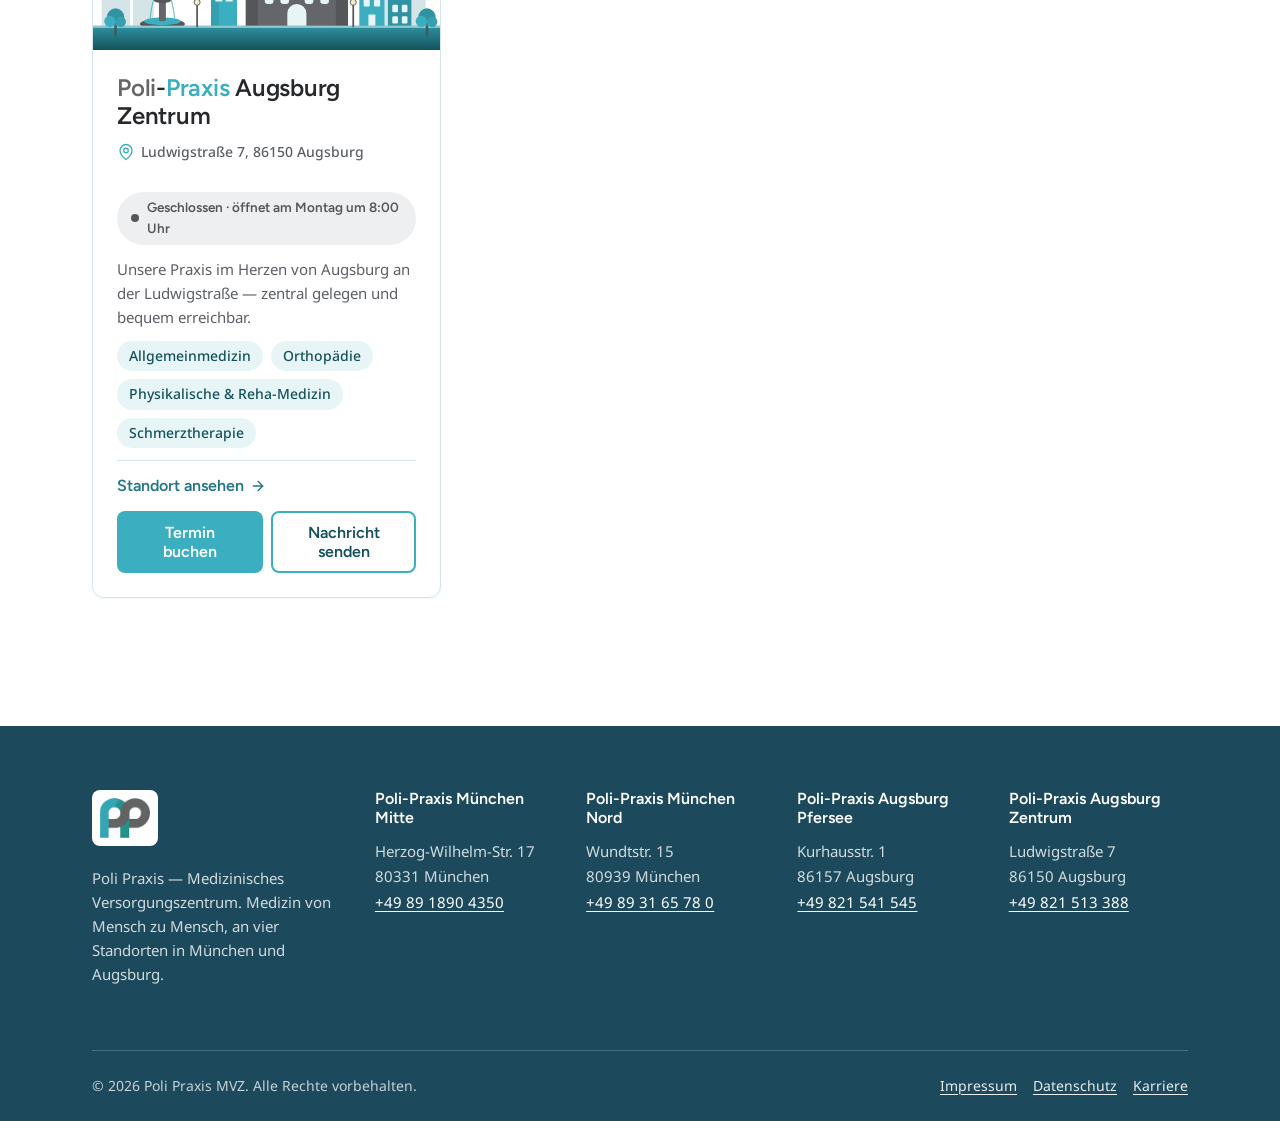
<file: standorte.html>
<!DOCTYPE html>
<html lang="de">
<head>
  <meta charset="UTF-8">
  <meta name="viewport" content="width=device-width, initial-scale=1">
  <title>Standorte — München Mitte, München Nord &amp; Augsburg | Poli Praxis</title>
  <meta name="description" content="Alle Poli-Praxis-Standorte auf einen Blick: Poli-Praxis München Mitte, Poli-Praxis München Nord und Poli-Praxis Augsburg Pfersee und Poli-Praxis Augsburg Zentrum — filterbar nach Ort und Öffnungsstatus.">
  <link rel="icon" type="image/png" href="assets/img/logo.png">
  <link rel="stylesheet" href="assets/css/styles.css?v=5">
</head>
<body>
  <a class="skip-link" href="#main">Zum Inhalt springen</a>

  <header class="site-header">
    <div class="container site-header__inner">
      <a class="brand" href="index.html" aria-label="Poli Praxis — Startseite">
        <img src="assets/img/logo.png" alt="" width="53" height="40">
        <span class="brand__name"><span class="brand-poli">Poli</span> <span class="brand-praxis">Praxis</span><span class="brand__sub">Medizin von Mensch zu Mensch</span></span>
      </a>
      <nav id="main-nav" class="main-nav" aria-label="Hauptnavigation">
        <ul>
          <li><a href="index.html">Start</a></li>
          <li><a href="standorte.html" aria-current="page">Standorte</a></li>
          <li><a href="aerzte.html">Ärztinnen &amp; Ärzte</a></li>
          <li><a href="fachrichtungen.html">Fachrichtungen</a></li>
          <li><a href="index.html#kontakt" data-kontakt-trigger>Kontakt</a></li>
        </ul>
      </nav>
      <button class="nav-toggle" type="button" aria-expanded="false" aria-controls="main-nav">
        <svg width="24" height="24" viewBox="0 0 24 24" fill="none" stroke="currentColor" stroke-width="1.75" stroke-linecap="round" aria-hidden="true"><line x1="4" y1="6" x2="20" y2="6"/><line x1="4" y1="12" x2="20" y2="12"/><line x1="4" y1="18" x2="20" y2="18"/></svg>
        <span class="visually-hidden">Menü öffnen</span>
      </button>
    </div>
  </header>

  <main id="main">

    <section class="page-hero">
      <div class="container">
        <nav class="breadcrumb" aria-label="Brotkrumen">
          <a href="index.html">Start</a> <span aria-hidden="true">/</span>
          <span aria-current="page">Standorte</span>
        </nav>
        <h1>Unsere Standorte</h1>
        <p class="lead">Vier Praxen in München und Augsburg — jede trägt den Namen ihres Standorts, mit eigenem Ärzteteam und eigenen Schwerpunkten. Filtern Sie nach Ort oder danach, wer gerade geöffnet hat.</p>
      </div>
    </section>

    <section class="section">
      <div class="container">

        <div class="office-filters">
          <div class="filter-group">
            <span class="filter-label" id="filter-label-ort">Ort</span>
            <div class="filter-bar" data-city-filter role="group" aria-labelledby="filter-label-ort">
              <button class="filter-btn" type="button" data-city="alle" aria-pressed="true">Alle Orte</button>
              <button class="filter-btn" type="button" data-city="muenchen" aria-pressed="false">München</button>
              <button class="filter-btn" type="button" data-city="augsburg" aria-pressed="false">Augsburg</button>
            </div>
          </div>
          <div class="filter-group">
            <span class="filter-label" id="filter-label-status">Status</span>
            <div class="filter-bar" data-status-filter role="group" aria-labelledby="filter-label-status">
              <button class="filter-btn" type="button" data-status="alle" aria-pressed="true">Alle</button>
              <button class="filter-btn" type="button" data-status="offen" aria-pressed="false">Jetzt geöffnet</button>
            </div>
          </div>
        </div>
        <p class="filter-count" data-office-count aria-live="polite"></p>

        <div class="office-grid">

          <!-- Poli-Praxis München Mitte -->
          <article class="office-card" data-office-card data-city="muenchen" data-slug="muenchen-mitte">
            <div class="office-card__media">
              <img src="assets/img/standort-mitte.svg" alt="Illustration: Frauenkirche und Sendlinger Tor in München Mitte" width="800" height="500" loading="lazy">
            </div>
            <div class="office-card__body">
              <h2><a href="standort-muenchen-mitte.html"><span class="brand-poli">Poli</span>-<span class="brand-praxis">Praxis</span> München&nbsp;Mitte</a></h2>
              <p class="office-card__location">
                <svg width="18" height="18" viewBox="0 0 24 24" fill="none" stroke="currentColor" stroke-width="1.75" stroke-linecap="round" stroke-linejoin="round" aria-hidden="true"><path d="M20 10c0 6-8 12-8 12s-8-6-8-12a8 8 0 0 1 16 0Z"/><circle cx="12" cy="10" r="3"/></svg>
                Herzog-Wilhelm-Str. 17, 80331 München
              </p>
              <span class="status-badge" data-open-status="muenchen-mitte" hidden></span>
              <p class="office-card__desc">Unser größter Standort im Herzen Münchens, direkt am Sendlinger Tor: hausärztliche Versorgung und ein breites fachärztliches Spektrum unter einem Dach.</p>
              <ul class="office-card__chips" aria-label="Schwerpunkte">
                <li class="chip">Allgemeinmedizin</li>
                <li class="chip">Innere Medizin</li>
                <li class="chip">Gynäkologie</li>
                <li class="chip">Orthopädie</li>
                <li class="chip chip--gray">+10 weitere</li>
              </ul>
              <div class="office-card__footer">
                <span class="text-link">Standort ansehen
                  <svg width="16" height="16" viewBox="0 0 24 24" fill="none" stroke="currentColor" stroke-width="2" stroke-linecap="round" stroke-linejoin="round" aria-hidden="true"><path d="M5 12h14"/><path d="m12 5 7 7-7 7"/></svg>
                </span>
                <div class="office-card__actions">
                  <a class="btn btn--primary" href="https://www.doctolib.de/medizinisches-versorgungszentrum-mvz/muenchen/poli-praxis-mvz-muenchen/booking/specialities?source=profile" target="_blank" rel="noopener">Termin<br>buchen</a>
                  <a class="btn btn--secondary" href="https://www.doctolib.de/medizinisches-versorgungszentrum-mvz/muenchen/poli-praxis-mvz-muenchen/patient-request/patient-authentication?messagingProfileId=eyJfcmFpbHMiOnsibWVzc2FnZSI6Ik1UZzBNRFV4TURRMyIsImV4cCI6bnVsbCwicHVyIjoicGF0aWVudF9tZXNzYWdpbmdfcHJvL3Byb2ZpbGUifX0--a993211ee102c6d4c3ad0135d64e944a4b7ed125b55474461150ffaa0d539a62&amp;category=message" target="_blank" rel="noopener">Nachricht<br>senden</a>
                </div>
              </div>
            </div>
          </article>

          <!-- Poli-Praxis München Nord -->
          <article class="office-card" data-office-card data-city="muenchen" data-slug="muenchen-nord">
            <div class="office-card__media">
              <img src="assets/img/standort-nord.svg" alt="Illustration: Olympiaturm und moderne Gebäude in München Nord" width="800" height="500" loading="lazy">
            </div>
            <div class="office-card__body">
              <h2><a href="standort-muenchen-nord.html"><span class="brand-poli">Poli</span>-<span class="brand-praxis">Praxis</span> München&nbsp;Nord</a></h2>
              <p class="office-card__location">
                <svg width="18" height="18" viewBox="0 0 24 24" fill="none" stroke="currentColor" stroke-width="1.75" stroke-linecap="round" stroke-linejoin="round" aria-hidden="true"><path d="M20 10c0 6-8 12-8 12s-8-6-8-12a8 8 0 0 1 16 0Z"/><circle cx="12" cy="10" r="3"/></svg>
                Wundtstr. 15, 80939 München
              </p>
              <span class="status-badge" data-open-status="muenchen-nord" hidden></span>
              <p class="office-card__desc">Wohnortnahe internistische Versorgung im Münchner Norden — mit Schwerpunkten in Geriatrie und physikalisch-rehabilitativer Medizin.</p>
              <ul class="office-card__chips" aria-label="Schwerpunkte">
                <li class="chip">Innere Medizin</li>
                <li class="chip">Geriatrie</li>
                <li class="chip">Reha-Medizin</li>
              </ul>
              <div class="office-card__footer">
                <span class="text-link">Standort ansehen
                  <svg width="16" height="16" viewBox="0 0 24 24" fill="none" stroke="currentColor" stroke-width="2" stroke-linecap="round" stroke-linejoin="round" aria-hidden="true"><path d="M5 12h14"/><path d="m12 5 7 7-7 7"/></svg>
                </span>
                <div class="office-card__actions">
                  <a class="btn btn--primary" href="https://www.doctolib.de" target="_blank" rel="noopener">Termin<br>buchen</a>
                  <a class="btn btn--secondary" href="#">Nachricht<br>senden</a>
                </div>
              </div>
            </div>
          </article>

          <!-- Poli-Praxis Augsburg -->
          <article class="office-card" data-office-card data-city="augsburg" data-slug="augsburg">
            <div class="office-card__media">
              <img src="assets/img/standort-augsburg.svg" alt="Illustration: Rathaus und Perlachturm in Augsburg" width="800" height="500" loading="lazy">
            </div>
            <div class="office-card__body">
              <h2><a href="standort-augsburg-pfersee.html"><span class="brand-poli">Poli</span>-<span class="brand-praxis">Praxis</span> Augsburg Pfersee</a></h2>
              <p class="office-card__location">
                <svg width="18" height="18" viewBox="0 0 24 24" fill="none" stroke="currentColor" stroke-width="1.75" stroke-linecap="round" stroke-linejoin="round" aria-hidden="true"><path d="M20 10c0 6-8 12-8 12s-8-6-8-12a8 8 0 0 1 16 0Z"/><circle cx="12" cy="10" r="3"/></svg>
                Kurhausstr. 1, 86157 Augsburg
              </p>
              <span class="status-badge" data-open-status="augsburg" hidden></span>
              <p class="office-card__desc">Unsere Praxis in Göggingen: Allgemeinmedizin, Innere Medizin und Kardiologie — inklusive offener Sprechstunde jeden Donnerstag.</p>
              <ul class="office-card__chips" aria-label="Schwerpunkte">
                <li class="chip">Allgemeinmedizin</li>
                <li class="chip">Innere Medizin</li>
                <li class="chip">Kardiologie</li>
              </ul>
              <div class="office-card__footer">
                <span class="text-link">Standort ansehen
                  <svg width="16" height="16" viewBox="0 0 24 24" fill="none" stroke="currentColor" stroke-width="2" stroke-linecap="round" stroke-linejoin="round" aria-hidden="true"><path d="M5 12h14"/><path d="m12 5 7 7-7 7"/></svg>
                </span>
                <div class="office-card__actions">
                  <a class="btn btn--primary" href="https://www.doctolib.de/medizinisches-versorgungszentrum-mvz/augsburg/poli-praxis-mvz-augsburg-augsburg/booking/specialities?source=profile" target="_blank" rel="noopener">Termin<br>buchen</a>
                  <a class="btn btn--secondary" href="https://www.doctolib.de/praxis/augsburg/poli-praxis-mvz-augsburg/patient-request/patient-authentication?messagingProfileId=eyJfcmFpbHMiOnsibWVzc2FnZSI6Ik1UZ3lPVEV3TXpReSIsImV4cCI6bnVsbCwicHVyIjoicGF0aWVudF9tZXNzYWdpbmdfcHJvL3Byb2ZpbGUifX0--6521f85fde4b1f743364b0e6f916bac147287a19af0dc5551dd709de862a710c&amp;category=message" target="_blank" rel="noopener">Nachricht<br>senden</a>
                </div>
              </div>
            </div>
          </article>

          <!-- Poli-Praxis Augsburg Zentrum -->
          <article class="office-card" data-office-card data-city="augsburg" data-slug="augsburg-zentrum">
            <div class="office-card__media">
              <img src="assets/img/standort-augsburg.svg" alt="Illustration: Rathaus und Perlachturm in Augsburg" width="800" height="500" loading="lazy">
            </div>
            <div class="office-card__body">
              <h2><a href="standort-augsburg-zentrum.html"><span class="brand-poli">Poli</span>-<span class="brand-praxis">Praxis</span> Augsburg Zentrum</a></h2>
              <p class="office-card__location">
                <svg width="18" height="18" viewBox="0 0 24 24" fill="none" stroke="currentColor" stroke-width="1.75" stroke-linecap="round" stroke-linejoin="round" aria-hidden="true"><path d="M20 10c0 6-8 12-8 12s-8-6-8-12a8 8 0 0 1 16 0Z"/><circle cx="12" cy="10" r="3"/></svg>
                Ludwigstraße 7, 86150 Augsburg
              </p>
              <span class="status-badge" data-open-status="augsburg-zentrum" hidden></span>
              <p class="office-card__desc">Unsere Praxis im Herzen von Augsburg an der Ludwigstraße — zentral gelegen und bequem erreichbar.</p>
              <ul class="office-card__chips" aria-label="Schwerpunkte">
                <li class="chip">Allgemeinmedizin</li>
                <li class="chip">Orthopädie</li>
                <li class="chip">Physikalische &amp; Reha-Medizin</li>
                <li class="chip">Schmerztherapie</li>
              </ul>
              <div class="office-card__footer">
                <span class="text-link">Standort ansehen
                  <svg width="16" height="16" viewBox="0 0 24 24" fill="none" stroke="currentColor" stroke-width="2" stroke-linecap="round" stroke-linejoin="round" aria-hidden="true"><path d="M5 12h14"/><path d="m12 5 7 7-7 7"/></svg>
                </span>
                <div class="office-card__actions">
                  <a class="btn btn--primary" href="https://www.doctolib.de/medizinisches-versorgungszentrum-mvz/augsburg/poli-praxis-mvz-augsburg-augsburg/booking/specialities?pid=practice-878593&amp;source=profile" target="_blank" rel="noopener">Termin<br>buchen</a>
                  <a class="btn btn--secondary" href="#">Nachricht<br>senden</a>
                </div>
              </div>
            </div>
          </article>

        </div>
      </div>
    </section>

  </main>

  <footer class="site-footer" id="kontakt">
    <div class="container">
      <div class="footer-grid">
        <div class="footer-brand">
          <a href="index.html" class="footer-logo-link" aria-label="Zur Startseite"><img src="assets/img/logo.png" alt="Poli Praxis Logo" width="59" height="44"></a>
          <p>Poli Praxis — Medizinisches Versorgungszentrum. Medizin von Mensch zu Mensch, an vier Standorten in München und Augsburg.</p>
        </div>
        <div class="footer-office">
          <h3>Poli-Praxis München Mitte</h3>
          <address>Herzog-Wilhelm-Str. 17<br>80331 München</address>
          <a href="tel:+498918904350">+49 89 1890 4350</a>
        </div>
        <div class="footer-office">
          <h3>Poli-Praxis München Nord</h3>
          <address>Wundtstr. 15<br>80939 München</address>
          <a href="tel:+49893165780">+49 89 31 65 78 0</a>
        </div>
        <div class="footer-office">
          <h3>Poli-Praxis Augsburg Pfersee</h3>
          <address>Kurhausstr. 1<br>86157 Augsburg</address>
          <a href="tel:+49821541545">+49 821 541 545</a>
        </div>
        <div class="footer-office">
          <h3>Poli-Praxis Augsburg Zentrum</h3>
          <address>Ludwigstraße 7<br>86150 Augsburg</address>
          <a href="tel:+49821513388">+49 821 513 388</a>
        </div>
      </div>
      <div class="footer-bottom">
        <p class="mb-0">© 2026 Poli Praxis MVZ. Alle Rechte vorbehalten.</p>
        <ul>
          <li><a href="impressum.html">Impressum</a></li>
          <li><a href="datenschutz.html">Datenschutz</a></li>
          <li><a href="#">Karriere</a></li>
        </ul>
      </div>
    </div>
  </footer>

  <script src="assets/js/main.js?v=5"></script>
</body>
</html>
</file>
<file: assets/css/styles.css>
/* ==========================================================================
   Poli-Praxis — Design System Stylesheet
   Source of truth: design-system/MASTER.md
   ========================================================================== */

@import url('https://fonts.googleapis.com/css2?family=Figtree:wght@400;600;700&family=Noto+Sans:wght@400;500;700&display=swap');

/* --------------------------------------------------------------------------
   1. Design Tokens
   -------------------------------------------------------------------------- */
:root {
  /* Brand colors (from PP logo) */
  --pp-teal:       #3BAFBF;
  --pp-teal-dark:  #257684;
  --pp-teal-deep:  #14525C;
  --pp-teal-night: #1C4A5C; /* footer: dark petrol, hue-matched to #3BAFBF (less green) */
  --pp-teal-tint:  #E7F5F7;
  --pp-gray:       #54565A;
  --pp-ink:        #26282C;
  --pp-text-muted: #5C6066;
  --pp-bg:         #FFFFFF;
  --pp-surface:    #F6FAF9;
  --pp-border:     #D3E7EA;
  --pp-ring:       #3BAFBF;
  --pp-danger:     #C4342D;

  /* Typography */
  --font-heading: 'Figtree', 'Segoe UI', sans-serif;
  --font-body: 'Noto Sans', 'Segoe UI', sans-serif;

  /* Spacing scale */
  --sp-1: 4px;  --sp-2: 8px;  --sp-3: 12px; --sp-4: 16px;
  --sp-5: 24px; --sp-6: 32px; --sp-7: 48px; --sp-8: 64px; --sp-9: 96px;

  /* Radii & shadows */
  --radius-card: 12px;
  --radius-btn: 8px;
  --radius-pill: 999px;
  --shadow-sm: 0 1px 2px rgba(20, 82, 92, .06);
  --shadow-md: 0 6px 24px rgba(20, 82, 92, .10);

  /* Motion */
  --ease-out: cubic-bezier(.16, 1, .3, 1);
  --dur: 200ms;
}

/* --------------------------------------------------------------------------
   2. Base
   -------------------------------------------------------------------------- */
*, *::before, *::after { box-sizing: border-box; }

html { scroll-behavior: smooth; }

body {
  margin: 0;
  font-family: var(--font-body);
  font-size: 16px;
  line-height: 1.6;
  color: var(--pp-ink);
  background: var(--pp-bg);
  -webkit-font-smoothing: antialiased;
}

h1, h2, h3, h4 {
  font-family: var(--font-heading);
  line-height: 1.15;
  color: var(--pp-ink);
  margin: 0 0 var(--sp-4);
}

h1 { font-size: clamp(32px, 5vw, 52px); font-weight: 700; letter-spacing: -.02em; }
h2 { font-size: clamp(26px, 3.5vw, 32px); font-weight: 700; letter-spacing: -.01em; }
h3 { font-size: 24px; font-weight: 600; }
h4 { font-size: 20px; font-weight: 600; }

p { margin: 0 0 var(--sp-4); max-width: 70ch; }

a { color: var(--pp-teal-dark); text-decoration-thickness: 1px; text-underline-offset: 3px; }
a:hover { color: var(--pp-teal-deep); }

img, svg { display: block; max-width: 100%; }

ul { margin: 0; padding: 0; list-style: none; }

/* [hidden] must always win — even over display:flex on cards (filters rely on it) */
[hidden] { display: none !important; }

/* Visible focus for keyboard users */
:focus-visible {
  outline: 3px solid var(--pp-ring);
  outline-offset: 2px;
  border-radius: 4px;
}

.skip-link {
  position: absolute;
  left: -9999px;
  top: 0;
  background: var(--pp-teal-deep);
  color: #fff;
  padding: var(--sp-3) var(--sp-4);
  border-radius: 0 0 var(--radius-btn) 0;
  z-index: 200;
}
.skip-link:focus { left: 0; color: #fff; }

@media (prefers-reduced-motion: reduce) {
  *, *::before, *::after {
    animation-duration: .01ms !important;
    transition-duration: .01ms !important;
    scroll-behavior: auto !important;
  }
}

/* --------------------------------------------------------------------------
   3. Layout helpers
   -------------------------------------------------------------------------- */
.container {
  max-width: 1160px;
  margin-inline: auto;
  padding-inline: 20px;
}
@media (min-width: 768px) {
  .container { padding-inline: 32px; }
}

.section { padding-block: var(--sp-8); }
.section--tint { background: var(--pp-teal-tint); }
.section--surface { background: var(--pp-surface); }

.section-head { max-width: 640px; margin-bottom: var(--sp-6); }
.section-head .eyebrow {
  display: inline-block;
  font-family: var(--font-heading);
  font-weight: 600;
  font-size: 14px;
  letter-spacing: .08em;
  text-transform: uppercase;
  color: var(--pp-teal-dark);
  margin-bottom: var(--sp-2);
}
.section-head p { color: var(--pp-text-muted); margin-bottom: 0; }

/* --------------------------------------------------------------------------
   4. Buttons & chips
   -------------------------------------------------------------------------- */
.btn {
  display: inline-flex;
  align-items: center;
  justify-content: center;
  gap: var(--sp-2);
  min-height: 44px;
  padding: 10px 22px;
  border-radius: var(--radius-btn);
  border: 2px solid transparent;
  font-family: var(--font-heading);
  font-size: 16px;
  font-weight: 600;
  text-decoration: none;
  cursor: pointer;
  transition: background-color var(--dur) var(--ease-out),
              border-color var(--dur) var(--ease-out),
              color var(--dur) var(--ease-out),
              transform var(--dur) var(--ease-out);
}
.btn:active { transform: scale(.98); }

.btn--primary { background: var(--pp-teal); color: #fff; }
.btn--primary:hover { background: var(--pp-teal-dark); color: #fff; }

.btn--secondary {
  background: #fff;
  color: var(--pp-teal-deep);
  border-color: var(--pp-teal);
}
.btn--secondary:hover { background: var(--pp-teal-tint); color: var(--pp-teal-deep); }

.btn--ghost-light { background: transparent; color: #fff; border-color: rgba(255,255,255,.7); }
.btn--ghost-light:hover { background: rgba(255,255,255,.12); color: #fff; }

.chip {
  display: inline-flex;
  align-items: center;
  gap: 6px;
  padding: 4px 12px;
  border-radius: var(--radius-pill);
  background: var(--pp-teal-tint);
  color: var(--pp-teal-deep);
  font-size: 14px;
  font-weight: 500;
  white-space: nowrap;
}
.chip--gray { background: #EEEFF0; color: var(--pp-gray); }

/* Location chips: behave like buttons — never underlined, in no state */
a.chip,
a.chip:link, a.chip:visited, a.chip:hover, a.chip:focus, a.chip:active {
  text-decoration: none !important;
}
a.chip {
  cursor: pointer;
  position: relative;
  z-index: 2; /* stays clickable above a card's stretched link */
  transition: background-color var(--dur) var(--ease-out), color var(--dur) var(--ease-out);
}
a.chip:hover, a.chip:focus-visible { background: var(--pp-teal); color: #fff; }

.text-link {
  display: inline-flex;
  align-items: center;
  gap: 6px;
  font-family: var(--font-heading);
  font-weight: 600;
  color: var(--pp-teal-dark);
  text-decoration: none;
}
.text-link:hover { color: var(--pp-teal-deep); text-decoration: underline; }
.text-link svg { transition: transform var(--dur) var(--ease-out); }
.text-link:hover svg { transform: translateX(3px); }

/* --------------------------------------------------------------------------
   5. Header / Navigation
   -------------------------------------------------------------------------- */
.site-header {
  position: sticky;
  top: 0;
  z-index: 100;
  background: rgba(255, 255, 255, .95);
  backdrop-filter: blur(8px);
  border-bottom: 1px solid var(--pp-border);
}

.site-header__inner {
  display: flex;
  align-items: center;
  justify-content: space-between;
  gap: var(--sp-4);
  min-height: 72px;
}

.brand {
  display: inline-flex;
  align-items: center;
  gap: var(--sp-3);
  text-decoration: none;
}
.brand img { height: 40px; width: auto; }
.brand__name {
  font-family: var(--font-heading);
  font-size: 20px;
  font-weight: 700;
  color: var(--pp-ink);
  line-height: 1.1;
}
.brand__name .brand__sub { display: block; font-size: 12px; font-weight: 500; color: var(--pp-text-muted); letter-spacing: .02em; }

/* Two-tone wordmark: "Poli" gray, "Praxis" teal (on light backgrounds) */
.brand-poli { color: #666666; }
.brand-praxis { color: #3BAFBF; }
/* On teal surfaces the wordmark stays white for readability */
.hero .brand-poli, .hero .brand-praxis,
.page-hero .brand-poli, .page-hero .brand-praxis,
.cta-band .brand-poli, .cta-band .brand-praxis,
.site-footer .brand-poli, .site-footer .brand-praxis { color: inherit; }

.main-nav ul { display: flex; gap: var(--sp-1); }
.main-nav a {
  display: inline-block;
  padding: 10px 14px;
  border-radius: var(--radius-btn);
  font-family: var(--font-heading);
  font-weight: 500;
  font-size: 16px;
  color: var(--pp-ink);
  text-decoration: none;
  transition: background-color var(--dur) var(--ease-out), color var(--dur) var(--ease-out);
}
.main-nav a:hover { background: var(--pp-teal-tint); color: var(--pp-teal-deep); }
.main-nav a[aria-current="page"] {
  color: var(--pp-teal-deep);
  background: var(--pp-teal-tint);
  font-weight: 600;
}

.header-cta { display: none; }

.nav-toggle {
  display: inline-flex;
  align-items: center;
  justify-content: center;
  width: 44px;
  height: 44px;
  border: 1px solid var(--pp-border);
  border-radius: var(--radius-btn);
  background: #fff;
  color: var(--pp-ink);
  cursor: pointer;
}

@media (max-width: 899px) {
  .main-nav {
    display: none;
    position: absolute;
    top: 100%;
    left: 0;
    right: 0;
    background: #fff;
    border-bottom: 1px solid var(--pp-border);
    box-shadow: var(--shadow-md);
    padding: var(--sp-3) 20px var(--sp-5);
  }
  .main-nav.is-open { display: block; }
  .main-nav ul { flex-direction: column; gap: 2px; }
  .main-nav a { display: block; padding: 12px 14px; }
  .main-nav .nav-cta { margin-top: var(--sp-3); }
}

@media (min-width: 900px) {
  .nav-toggle { display: none; }
  .header-cta { display: inline-flex; }
  .main-nav .nav-cta { display: none; }
}

/* --------------------------------------------------------------------------
   6. Hero
   -------------------------------------------------------------------------- */
.hero {
  background: var(--pp-teal);
  color: #fff;
  padding-block: var(--sp-9) var(--sp-8);
  position: relative;
  overflow: hidden;
}
.hero::after {
  /* subtle oversized PP monogram */
  content: "";
  position: absolute;
  right: -80px;
  bottom: -120px;
  width: 480px;
  height: 460px;
  background: url("../img/logo.png") no-repeat center / contain;
  opacity: .08;
  pointer-events: none;
}
.hero h1 { color: #fff; max-width: 15ch; }
.hero .lead {
  font-size: 18px;
  color: rgba(255, 255, 255, .92);
  max-width: 55ch;
  margin-bottom: var(--sp-6);
}
.hero__actions { display: flex; flex-wrap: wrap; gap: var(--sp-3); margin-bottom: var(--sp-7); }
.hero .btn--primary { background: #fff; color: var(--pp-teal-deep); }
.hero .btn--primary:hover { background: var(--pp-teal-tint); }

.hero__stats {
  display: flex;
  flex-wrap: wrap;
  gap: var(--sp-6) var(--sp-8);
  border-top: 1px solid rgba(255, 255, 255, .25);
  padding-top: var(--sp-5);
}
.hero__stat { font-family: var(--font-heading); }
.hero__stat strong { display: block; font-size: 32px; font-weight: 700; line-height: 1.1; }
.hero__stat span { font-size: 15px; color: rgba(255, 255, 255, .85); }

/* Sub-page hero */
.page-hero {
  position: relative;
  overflow: hidden;
  display: flex;
  align-items: center;
  min-height: 380px;
  background: var(--pp-teal);
  color: #fff;
  padding-block: var(--sp-7);
}
.page-hero .container { position: relative; z-index: 1; width: 100%; }

/* Location-specific hero art: city illustration blended behind the title.
   Width is capped relative to the hero height (image is 8:5) so the full
   scene — from tower tops to the ground line — fits without cropping. */
.page-hero__art {
  position: absolute;
  top: 0; bottom: 0; right: 0;
  width: min(56%, 620px);
  background-repeat: no-repeat;
  background-position: center bottom;
  background-size: cover;
}
.page-hero__art::before {
  content: "";
  position: absolute;
  inset: 0;
  background: linear-gradient(90deg,
    var(--pp-teal) 0%,
    rgba(59, 175, 191, .55) 40%,
    rgba(59, 175, 191, .25) 100%);
}
.page-hero--mitte    .page-hero__art { background-image: url("../img/standort-mitte.svg"); }
.page-hero--nord     .page-hero__art { background-image: url("../img/standort-nord.svg"); }
.page-hero--augsburg .page-hero__art { background-image: url("../img/standort-augsburg.svg"); }
.page-hero--augsburg-zentrum .page-hero__art { background-image: url("../img/standort-augsburg.svg"); }

/* Hero/header titles: white text, light logo gray on "Poli-", and a soft
   dark halo only behind "Praxis" — where the teal-on-teal actually needs it */
.hero h1,
.page-hero h1 { color: #fff; }
.hero h1 .brand-poli,
.page-hero h1 .brand-poli {
  color: #666666;
  position: relative;
  z-index: 1; /* keeps "Poli-" (incl. the hyphen) in front of the glow */
}
.hero h1 .brand-praxis,
.page-hero h1 .brand-praxis {
  color: #3BAFBF;
  position: relative;
  z-index: 0;
}
.hero h1 .brand-praxis::before,
.page-hero h1 .brand-praxis::before {
  content: "";
  position: absolute;
  inset: -.02em -.26em;
  z-index: -1;
  background: rgba(255, 255, 255, .8);
  border-radius: 999px;
  filter: blur(.22em); /* softer, wider fade into the teal */
}

@media (max-width: 699px) {
  .page-hero__art { width: 100%; }
  .page-hero__art::before { background: rgba(59, 175, 191, .78); }
}
.page-hero h1 { margin-bottom: var(--sp-2); } /* color comes from the halo-title rule above */
.page-hero .lead { color: rgba(255, 255, 255, .92); font-size: 18px; margin-bottom: 0; }
.breadcrumb {
  display: flex;
  flex-wrap: wrap;
  gap: var(--sp-2);
  font-size: 14px;
  margin-bottom: var(--sp-4);
  color: rgba(255, 255, 255, .8);
}
.breadcrumb a { color: rgba(255, 255, 255, .9); }
.breadcrumb a:hover { color: #fff; }

/* --------------------------------------------------------------------------
   7. Office cards (homepage)
   -------------------------------------------------------------------------- */
.office-grid {
  display: grid;
  gap: var(--sp-5);
  grid-template-columns: 1fr;
}
@media (min-width: 700px)  { .office-grid { grid-template-columns: repeat(2, minmax(0, 1fr)); } }
@media (min-width: 1024px) { .office-grid { grid-template-columns: repeat(3, minmax(0, 1fr)); } }

.office-card {
  display: flex;
  flex-direction: column;
  background: #fff;
  border: 1px solid var(--pp-border);
  border-radius: var(--radius-card);
  overflow: hidden;
  box-shadow: var(--shadow-sm);
  transition: transform var(--dur) var(--ease-out), box-shadow var(--dur) var(--ease-out);
}
.office-card:hover { transform: translateY(-3px); box-shadow: var(--shadow-md); }
.office-card:focus-within { box-shadow: var(--shadow-md); }

.office-card__media { aspect-ratio: 16 / 10; background: var(--pp-teal-tint); }
.office-card__media img { width: 100%; height: 100%; object-fit: cover; }

.office-card__body {
  display: flex;
  flex-direction: column;
  gap: var(--sp-3);
  padding: var(--sp-5);
  flex: 1;
}
.office-card__body h2,
.office-card__body h3 { margin: 0; font-size: 24px; font-weight: 600; }
.office-card__body h2 a,
.office-card__body h3 a {
  color: var(--pp-ink);
  text-decoration: none;
}
/* Stretch the title link over the whole card */
.office-card { position: relative; }
.office-card__body h2 a::after,
.office-card__body h3 a::after { content: ""; position: absolute; inset: 0; }
.office-card__body h2 a:hover,
.office-card__body h3 a:hover { color: var(--pp-teal-deep); }

.office-card__location {
  display: flex;
  align-items: center;
  gap: 6px;
  font-size: 14px;
  font-weight: 500;
  color: var(--pp-text-muted);
}
.office-card__location svg { color: var(--pp-teal); flex-shrink: 0; }

.office-card__desc { color: var(--pp-text-muted); font-size: 15px; margin: 0; }

.office-card__chips { display: flex; flex-wrap: wrap; gap: var(--sp-2); }

.office-card__footer {
  margin-top: auto;
  padding-top: var(--sp-3);
  border-top: 1px solid var(--pp-border);
  display: flex;
  flex-direction: column;
  gap: var(--sp-3);
}
/* The booking button must stay clickable above the card's stretched link */
.office-card__footer .btn {
  position: relative;
  z-index: 2;
  width: 100%;
}
.office-card__actions {
  display: flex;
  gap: var(--sp-2);
}
.office-card__actions .btn { flex: 1 1 0; width: auto; min-width: 0; padding-inline: 12px; text-align: center; line-height: 1.2; }

/* --------------------------------------------------------------------------
   8. Specialty & info cards
   -------------------------------------------------------------------------- */
.feature-grid {
  display: grid;
  gap: var(--sp-4);
  grid-template-columns: 1fr;
  grid-auto-rows: 1fr; /* every card row gets the same height */
}
@media (min-width: 700px)  { .feature-grid { grid-template-columns: repeat(2, minmax(0, 1fr)); } }
@media (min-width: 1024px) { .feature-grid { grid-template-columns: repeat(4, minmax(0, 1fr)); } }

.feature-card {
  display: flex;
  flex-direction: column;
  background: #fff;
  border: 1px solid var(--pp-border);
  border-radius: var(--radius-card);
  padding: var(--sp-5);
  box-shadow: var(--shadow-sm);
}
.feature-card__icon {
  display: inline-flex;
  align-items: center;
  justify-content: center;
  width: 48px;
  height: 48px;
  border-radius: 10px;
  background: var(--pp-teal-tint);
  color: var(--pp-teal-dark);
  margin-bottom: var(--sp-3);
}
.feature-card h2, .feature-card h3, .feature-card h4 {
  font-size: 18px;
  margin-bottom: var(--sp-2);
  overflow-wrap: break-word;
  hyphens: auto; /* long German specialty names wrap cleanly */
}
.feature-card p { font-size: 15px; color: var(--pp-text-muted); margin: 0; }

/* Linkable specialty card: title link stretches over the whole card */
.feature-card { position: relative; }
.feature-card h2 a,
.feature-card h3 a { color: var(--pp-ink); text-decoration: none; }
.feature-card h2 a::after,
.feature-card h3 a::after { content: ""; position: absolute; inset: 0; }
.feature-card h2 a:hover,
.feature-card h3 a:hover { color: var(--pp-teal-deep); }

/* Clickable-card affordance: teal border on hover.
   Applies to office cards and any feature card whose title is a link. */
.office-card:hover,
.office-card:focus-within,
.feature-card:has(h2 a):hover,
.feature-card:has(h2 a):focus-within,
.feature-card:has(h3 a):hover,
.feature-card:has(h3 a):focus-within {
  border-color: var(--pp-teal);
}
.feature-card__tags {
  display: flex;
  flex-wrap: wrap;
  gap: 6px;
  margin-top: auto; /* pins the location tags to the card bottom */
  padding-top: var(--sp-3);
  border-top: 1px solid var(--pp-border);
}
.feature-card p { margin-bottom: var(--sp-3); }
.feature-card__tags .chip { font-size: 12.5px; padding: 2px 10px; }

.info-grid {
  display: grid;
  gap: var(--sp-4);
  grid-template-columns: 1fr;
}
@media (min-width: 900px) { .info-grid { grid-template-columns: repeat(3, minmax(0, 1fr)); } }

.info-card {
  background: #fff;
  border: 1px solid var(--pp-border);
  border-radius: var(--radius-card);
  padding: var(--sp-5);
  box-shadow: var(--shadow-sm);
}
.info-card h2, .info-card h3 {
  display: flex;
  align-items: center;
  gap: var(--sp-2);
  font-size: 18px;
  margin-bottom: var(--sp-4);
}
.info-card h2 svg, .info-card h3 svg { color: var(--pp-teal-dark); flex-shrink: 0; }
.info-card address { font-style: normal; color: var(--pp-text-muted); }
.info-card a { font-weight: 500; }
.info-card__actions {
  display: flex;
  flex-direction: column;
  gap: var(--sp-2);
}
.info-card__actions .btn { width: 100%; }
.info-card__actions a { font-weight: 600; }

.hours-table { width: 100%; border-collapse: collapse; font-size: 15px; }
.hours-table th, .hours-table td { text-align: left; padding: 6px 0; vertical-align: top; }
.hours-table th { font-weight: 600; color: var(--pp-ink); padding-right: var(--sp-4); white-space: nowrap; }
.hours-table td { color: var(--pp-text-muted); }
.hours-table tr + tr { border-top: 1px solid var(--pp-border); }

/* --------------------------------------------------------------------------
   9. Doctor cards
   -------------------------------------------------------------------------- */
.doctor-grid {
  display: grid;
  gap: var(--sp-4);
  grid-template-columns: 1fr;
}

.doctor-card {
  display: flex;
  gap: var(--sp-5);
  align-items: center;
  background: #fff;
  border: 1px solid var(--pp-border);
  border-radius: var(--radius-card);
  padding: var(--sp-4);
  box-shadow: var(--shadow-sm);
}

.avatar {
  display: inline-flex;
  align-items: center;
  justify-content: center;
  width: 180px;
  height: 180px;
  border-radius: 16px;
  flex-shrink: 0;
  background: var(--pp-teal-tint);
  color: var(--pp-teal-deep);
  font-family: var(--font-heading);
  font-weight: 700;
  font-size: 56px;
  letter-spacing: .02em;
}
.doctor-card:nth-child(even) .avatar { background: #EEEFF0; color: var(--pp-gray); }
.avatar--photo { object-fit: cover; padding: 0; overflow: hidden; }

.role-badge {
  display: inline-flex;
  align-items: center;
  gap: 6px;
  margin-bottom: var(--sp-2);
  padding: 4px 12px;
  border-radius: 999px;
  background: var(--pp-teal);
  color: #fff;
  font-family: var(--font-heading);
  font-weight: 700;
  font-size: 12px;
  letter-spacing: .04em;
  text-transform: uppercase;
}
.doctor-card--lead {
  border-color: var(--pp-teal);
  box-shadow: 0 0 0 1px var(--pp-teal), var(--shadow-sm);
}

.doctor-card__body { min-width: 0; }
.doctor-card h3, .doctor-card h4 { font-size: 17px; margin-bottom: 2px; }
.doctor-card__specialty { font-size: 14px; color: var(--pp-text-muted); margin-bottom: var(--sp-2); }
.doctor-card__tags { display: flex; flex-wrap: wrap; gap: 6px; }
.doctor-card__tags .chip { font-size: 12.5px; padding: 2px 10px; }

/* Filter bar (Ärzte page) */
.filter-bar {
  display: flex;
  flex-wrap: wrap;
  gap: var(--sp-2);
  margin-bottom: var(--sp-6);
}
.filter-btn {
  min-height: 44px;
  padding: 8px 18px;
  border-radius: var(--radius-pill);
  border: 1.5px solid var(--pp-border);
  background: #fff;
  color: var(--pp-ink);
  font-family: var(--font-heading);
  font-size: 15px;
  font-weight: 500;
  cursor: pointer;
  transition: background-color var(--dur) var(--ease-out),
              border-color var(--dur) var(--ease-out),
              color var(--dur) var(--ease-out);
}
.filter-btn:hover { border-color: var(--pp-teal); color: var(--pp-teal-deep); }
.filter-btn[aria-pressed="true"] {
  background: var(--pp-teal);
  border-color: var(--pp-teal);
  color: #fff;
}
.filter-count { font-size: 15px; color: var(--pp-text-muted); margin-bottom: var(--sp-4); }

/* Filter groups (homepage office filters) */
.office-filters {
  display: flex;
  flex-wrap: wrap;
  gap: var(--sp-4) var(--sp-7);
  margin-bottom: var(--sp-4);
}
.office-filters .filter-bar { margin-bottom: 0; }
.filter-label {
  display: block;
  font-family: var(--font-heading);
  font-size: 13px;
  font-weight: 600;
  letter-spacing: .06em;
  text-transform: uppercase;
  color: var(--pp-text-muted);
  margin-bottom: var(--sp-2);
}

/* --------------------------------------------------------------------------
   10. CTA band & footer
   -------------------------------------------------------------------------- */
.cta-band {
  background: var(--pp-teal);
  color: #fff;
  border-radius: var(--radius-card);
  padding: var(--sp-7) var(--sp-5);
  text-align: center;
}
.cta-band h2 { color: #fff; }
.cta-band p { color: rgba(255,255,255,.9); margin-inline: auto; }
.cta-band .btn--primary { background: #fff; color: var(--pp-teal-deep); }
.cta-band .btn--primary:hover { background: var(--pp-teal-tint); }
.cta-band__actions { display: flex; flex-wrap: wrap; gap: var(--sp-3); justify-content: center; margin-top: var(--sp-5); }

.site-footer {
  background: var(--pp-teal-night);
  color: rgba(255, 255, 255, .88);
  padding-block: var(--sp-8) var(--sp-5);
  margin-top: var(--sp-8);
}
.site-footer a { color: #fff; }
.site-footer h3 {
  color: #fff;
  font-size: 16px;
  margin-bottom: var(--sp-3);
}
.footer-grid {
  display: grid;
  gap: var(--sp-6);
  grid-template-columns: 1fr;
  margin-bottom: var(--sp-7);
}
@media (min-width: 700px)  { .footer-grid { grid-template-columns: repeat(2, minmax(0, 1fr)); } }
@media (min-width: 1024px) { .footer-grid { grid-template-columns: 1.4fr repeat(4, 1fr); } }

.footer-logo-link { display: inline-block; line-height: 0; }
.footer-brand img { height: 56px; width: auto; margin-bottom: var(--sp-3); background: #fff; padding: 8px; border-radius: 8px; }
.footer-brand p { font-size: 15px; color: rgba(255,255,255,.8); }

.footer-office address { font-style: normal; font-size: 15px; line-height: 1.7; color: rgba(255,255,255,.8); }
.footer-office a { font-size: 15px; }

.footer-bottom {
  display: flex;
  flex-wrap: wrap;
  gap: var(--sp-4);
  justify-content: space-between;
  align-items: center;
  border-top: 1px solid rgba(255, 255, 255, .2);
  padding-top: var(--sp-5);
  font-size: 14px;
  color: rgba(255,255,255,.75);
}
.footer-bottom ul { display: flex; flex-wrap: wrap; gap: var(--sp-4); }
.footer-bottom a { color: rgba(255,255,255,.9); }

/* --------------------------------------------------------------------------
   11. Utilities
   -------------------------------------------------------------------------- */
.visually-hidden {
  position: absolute;
  width: 1px; height: 1px;
  margin: -1px; padding: 0;
  overflow: hidden;
  clip: rect(0 0 0 0);
  white-space: nowrap;
  border: 0;
}
.mt-0 { margin-top: 0; }
.mb-0 { margin-bottom: 0; }

/* --------------------------------------------------------------------------
   12. Dynamic layer — motion & live UI
   (all effects respect prefers-reduced-motion via the global override)
   -------------------------------------------------------------------------- */

/* Scroll reveal (only when JS is active, so content never hides without it) */
.js .reveal {
  opacity: 0;
  transform: translateY(22px);
  transition: opacity .55s var(--ease-out), transform .55s var(--ease-out);
  will-change: opacity, transform;
}
.js .reveal.is-visible { opacity: 1; transform: none; }

/* Header elevates once the page scrolls */
.site-header { transition: box-shadow var(--dur) var(--ease-out); }
.site-header.is-scrolled { box-shadow: 0 4px 18px rgba(20, 82, 92, .10); }

/* Animated underline on desktop nav links */
@media (min-width: 900px) {
  .main-nav a { position: relative; }
  .main-nav a::after {
    content: "";
    position: absolute;
    left: 14px; right: 14px; bottom: 5px;
    height: 2px;
    border-radius: 2px;
    background: var(--pp-teal);
    transform: scaleX(0);
    transform-origin: left;
    transition: transform var(--dur) var(--ease-out);
  }
  .main-nav a:hover::after,
  .main-nav a[aria-current="page"]::after { transform: scaleX(1); }
}

/* Mobile menu slides in */
.main-nav.is-open { animation: nav-drop .25s var(--ease-out); }
@keyframes nav-drop {
  from { opacity: 0; transform: translateY(-8px); }
  to   { opacity: 1; transform: none; }
}

/* Hero entrance + slow floating accents */
.hero .container > * { animation: rise-in .7s var(--ease-out) both; }
.hero h1             { animation-delay: .05s; }
.hero .lead          { animation-delay: .15s; }
.hero__actions       { animation-delay: .25s; }
.hero__stats         { animation-delay: .4s; }
@keyframes rise-in {
  from { opacity: 0; transform: translateY(26px); }
  to   { opacity: 1; transform: none; }
}
.hero::before {
  content: "";
  position: absolute;
  left: -120px; top: -120px;
  width: 380px; height: 380px;
  border-radius: 50%;
  background: radial-gradient(circle, rgba(255, 255, 255, .16), transparent 70%);
  animation: float 9s ease-in-out infinite alternate;
  pointer-events: none;
}
.hero::after { animation: float 13s ease-in-out infinite alternate-reverse; }
@keyframes float {
  from { transform: translate3d(0, 0, 0); }
  to   { transform: translate3d(26px, 18px, 0); }
}
.page-hero .container > * { animation: rise-in .6s var(--ease-out) both; }
.page-hero h1   { animation-delay: .08s; }
.page-hero .lead { animation-delay: .16s; }
.page-hero .status-badge { animation-delay: .26s; }

/* Office image zoom on card hover */
.office-card__media { overflow: hidden; }
.office-card__media img { transition: transform .5s var(--ease-out); }
.office-card:hover .office-card__media img,
.office-card:focus-within .office-card__media img { transform: scale(1.05); }

/* Lift for feature & doctor cards */
.feature-card, .doctor-card {
  transition: transform var(--dur) var(--ease-out), box-shadow var(--dur) var(--ease-out);
}
.feature-card:hover, .doctor-card:hover { transform: translateY(-3px); box-shadow: var(--shadow-md); }

/* Live opening-status badge (text is set by JS) */
.status-badge {
  display: inline-flex;
  align-items: center;
  gap: 8px;
  width: fit-content;
  padding: 5px 14px;
  border-radius: var(--radius-pill);
  font-family: var(--font-heading);
  font-size: 13.5px;
  font-weight: 600;
}
.status-badge__dot { width: 8px; height: 8px; border-radius: 50%; background: currentColor; flex-shrink: 0; }
.status-badge--open { background: #E3F4EC; color: #12684A; }
.status-badge--open .status-badge__dot { animation: pulse 2s infinite; }
.status-badge--closed { background: #EEEFF0; color: var(--pp-gray); }
.page-hero .status-badge { margin-top: var(--sp-4); }
@keyframes pulse {
  0%   { box-shadow: 0 0 0 0 rgba(18, 104, 74, .35); }
  70%  { box-shadow: 0 0 0 7px rgba(18, 104, 74, 0); }
  100% { box-shadow: 0 0 0 0 rgba(18, 104, 74, 0); }
}

/* Doctor cards pop back in after filtering */
.card-pop { animation: pop-in .35s var(--ease-out); }
@keyframes pop-in {
  from { opacity: 0; transform: scale(.96) translateY(8px); }
  to   { opacity: 1; transform: none; }
}

/* Google Maps embed (click-to-load for privacy) */
.map-embed {
  position: relative;
  display: flex;
  min-height: 420px;
  border: 1px solid var(--pp-border);
  border-radius: var(--radius-card);
  overflow: hidden;
  background:
    radial-gradient(circle at 20% 30%, rgba(59, 175, 191, .12), transparent 45%),
    radial-gradient(circle at 80% 70%, rgba(84, 86, 90, .08), transparent 45%),
    var(--pp-teal-tint);
  box-shadow: var(--shadow-sm);
}
.map-embed iframe { width: 100%; height: 420px; border: 0; display: block; }
.map-embed__placeholder {
  margin: auto;
  display: flex;
  flex-direction: column;
  align-items: center;
  gap: var(--sp-3);
  max-width: 480px;
  padding: var(--sp-6);
  text-align: center;
}
.map-embed__placeholder svg { color: var(--pp-teal-dark); }
.map-embed__placeholder p { color: var(--pp-text-muted); font-size: 15px; margin: 0; }

/* Content pages (INUSpherese): two-column sections, TOC, quotes, prices */
section[id] { scroll-margin-top: 90px; }

.page-hero .toc {
  columns: 2;
  column-gap: var(--sp-6);
  max-width: 680px;
  margin-top: var(--sp-4);
}
.page-hero .toc li { padding: 4px 0; break-inside: avoid; }
.page-hero .toc a {
  display: inline-flex;
  align-items: center;
  gap: 8px;
  color: #fff;
  font-family: var(--font-heading);
  font-weight: 500;
  font-size: 15px;
  text-decoration: none;
}
.page-hero .toc a::before {
  content: "";
  width: 6px; height: 6px;
  border-radius: 50%;
  background: #fff;
  opacity: .8;
  flex-shrink: 0;
}
.page-hero .toc a:hover { text-decoration: underline; }
@media (max-width: 699px) { .page-hero .toc { columns: 1; } }

.two-col {
  display: grid;
  grid-template-columns: 1fr;
  gap: var(--sp-6);
  align-items: center;
}
@media (min-width: 900px) {
  .two-col { grid-template-columns: 1fr 1fr; gap: var(--sp-7); }
  .two-col--reverse > :first-child { order: 2; }
}
.two-col img {
  width: 100%;
  height: auto;
  border-radius: var(--radius-card);
  box-shadow: var(--shadow-sm);
}
.two-col h2 { margin-bottom: var(--sp-4); }
.two-col h2 span, .section-head h2 .accent { color: var(--pp-teal-dark); }

.content-list {
  list-style: disc;
  padding-left: 22px;
  margin: 0 0 var(--sp-4);
  display: block;
}
.content-list li { margin-bottom: var(--sp-3); }
.content-list li strong { color: var(--pp-ink); }

.quote-teal {
  border-left: 3px solid var(--pp-teal);
  padding-left: var(--sp-4);
  margin: var(--sp-4) 0;
  font-style: italic;
  color: var(--pp-ink);
}
.source-note { font-size: 14px; color: var(--pp-text-muted); }

/* Placeholder values (e.g. in the Impressum) that must be replaced with real data */
mark.placeholder {
  background: #FDF3D7;
  color: #7A5B14;
  padding: 0 5px;
  border-radius: 4px;
  font-style: normal;
}

.price-card { text-align: center; }
.price-card .price-label {
  font-family: var(--font-heading);
  font-size: 13px;
  font-weight: 600;
  letter-spacing: .1em;
  text-transform: uppercase;
  color: var(--pp-text-muted);
  margin-bottom: var(--sp-2);
}
.price-card .price {
  font-family: var(--font-heading);
  font-size: 36px;
  font-weight: 700;
  color: var(--pp-teal-dark);
  margin-bottom: var(--sp-2);
}
.price-card .price-note { font-size: 14.5px; color: var(--pp-text-muted); margin: 0; }

/* Back-to-top button (injected by JS) */
.back-to-top {
  position: fixed;
  right: 20px; bottom: 20px;
  width: 48px; height: 48px;
  border: none;
  border-radius: 50%;
  background: var(--pp-teal);
  color: #fff;
  display: inline-flex;
  align-items: center;
  justify-content: center;
  cursor: pointer;
  box-shadow: var(--shadow-md);
  opacity: 0;
  transform: translateY(12px);
  pointer-events: none;
  transition: opacity var(--dur) var(--ease-out), transform var(--dur) var(--ease-out), background-color var(--dur) var(--ease-out);
  z-index: 90;
}
.back-to-top.is-visible { opacity: 1; transform: none; pointer-events: auto; }
.back-to-top:hover { background: var(--pp-teal-deep); }

/* --------------------------------------------------------------------------
   11. Kontakt location picker (modal)
   -------------------------------------------------------------------------- */
#kontakt-anschrift { scroll-margin-top: 88px; }

.kontakt-modal {
  position: fixed;
  inset: 0;
  z-index: 300;
  display: flex;
  align-items: center;
  justify-content: center;
  padding: var(--sp-5);
  background: rgba(20, 82, 92, .55);
  backdrop-filter: blur(3px);
  opacity: 0;
  visibility: hidden;
  transition: opacity var(--dur) var(--ease-out), visibility var(--dur) var(--ease-out);
}
.kontakt-modal.is-open { opacity: 1; visibility: visible; }

.kontakt-modal__dialog {
  background: #fff;
  border-radius: var(--radius-card);
  box-shadow: var(--shadow-md);
  width: 100%;
  max-width: 440px;
  padding: var(--sp-6);
  transform: translateY(12px) scale(.98);
  transition: transform var(--dur) var(--ease-out);
}
.kontakt-modal.is-open .kontakt-modal__dialog { transform: none; }

.kontakt-modal__head {
  display: flex;
  align-items: flex-start;
  justify-content: space-between;
  gap: var(--sp-4);
  margin-bottom: var(--sp-2);
}
.kontakt-modal__head h2 { font-size: 20px; margin: 0; }
.kontakt-modal__intro { color: var(--pp-text-muted); font-size: 15px; margin: 0 0 var(--sp-5); }

.kontakt-modal__close {
  flex-shrink: 0;
  width: 36px; height: 36px;
  border: none;
  border-radius: 50%;
  background: var(--pp-teal-tint);
  color: var(--pp-teal-deep);
  display: inline-flex;
  align-items: center;
  justify-content: center;
  cursor: pointer;
  transition: background-color var(--dur) var(--ease-out);
}
.kontakt-modal__close:hover { background: var(--pp-border); }

.kontakt-modal__options { display: flex; flex-direction: column; gap: var(--sp-3); }
.kontakt-modal__option {
  display: flex;
  align-items: center;
  gap: var(--sp-3);
  padding: var(--sp-4);
  border: 1px solid var(--pp-border);
  border-radius: var(--radius-card);
  text-decoration: none;
  color: var(--pp-ink);
  transition: border-color var(--dur) var(--ease-out), background-color var(--dur) var(--ease-out), transform var(--dur) var(--ease-out);
}
.kontakt-modal__option:hover {
  border-color: var(--pp-teal);
  background: var(--pp-teal-tint);
  color: var(--pp-ink);
  transform: translateY(-1px);
}
.kontakt-modal__option > svg { color: var(--pp-teal); flex-shrink: 0; }
.kontakt-modal__option-text { flex: 1; display: flex; flex-direction: column; }
.kontakt-modal__option-name { font-family: var(--font-heading); font-weight: 600; }
.kontakt-modal__option-addr { font-size: 14px; color: var(--pp-text-muted); }
</file>
